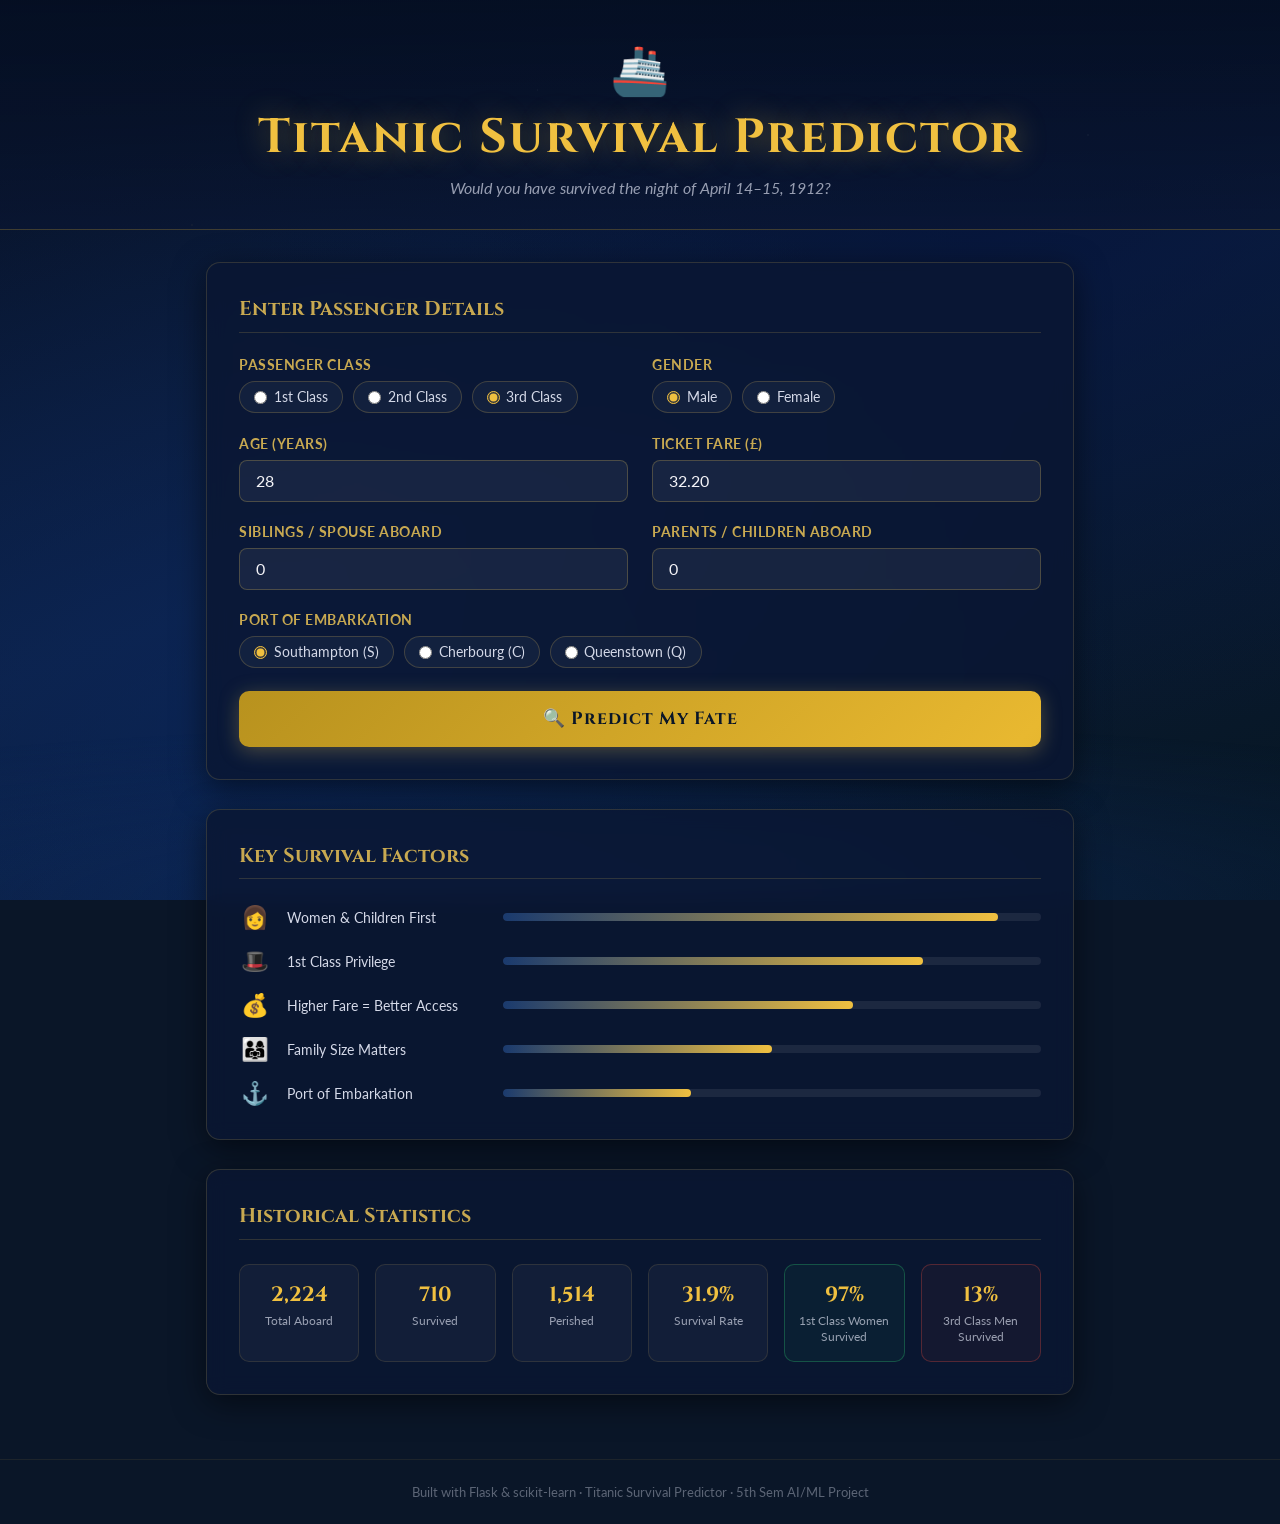
<file: templates/index.html>
<!DOCTYPE html>
<html lang="en">
<head>
  <meta charset="UTF-8" />
  <meta name="viewport" content="width=device-width, initial-scale=1.0" />
  <title>Titanic Survival Predictor</title>
  <link rel="preconnect" href="https://fonts.googleapis.com" />
  <link href="https://fonts.googleapis.com/css2?family=Cinzel:wght@400;700&family=Lato:wght@300;400;700&display=swap" rel="stylesheet" />
  <link rel="stylesheet" href="/static/css/style.css" />
</head>
<body>

  <!-- ── Ocean particles background ── -->
  <div class="ocean-bg" id="oceanBg"></div>

  <!-- ── Header ── -->
  <header class="site-header">
    <div class="header-inner">
      <div class="ship-icon">🚢</div>
      <h1>Titanic Survival Predictor</h1>
      <p class="subtitle">Would you have survived the night of April 14–15, 1912?</p>
    </div>
  </header>

  <!-- ── Main content ── -->
  <main class="container">
    <div class="card form-card">
      <h2>Enter Passenger Details</h2>

      <form id="predForm" novalidate>

        <!-- Row 1: Class & Sex -->
        <div class="form-row">
          <div class="field-group">
            <label for="pclass">Passenger Class</label>
            <div class="radio-group">
              <label class="radio-btn">
                <input type="radio" name="pclass" value="1" required /> 1st Class
              </label>
              <label class="radio-btn">
                <input type="radio" name="pclass" value="2" /> 2nd Class
              </label>
              <label class="radio-btn">
                <input type="radio" name="pclass" value="3" checked /> 3rd Class
              </label>
            </div>
          </div>

          <div class="field-group">
            <label for="sex">Gender</label>
            <div class="radio-group">
              <label class="radio-btn">
                <input type="radio" name="sex" value="male" checked /> Male
              </label>
              <label class="radio-btn">
                <input type="radio" name="sex" value="female" /> Female
              </label>
            </div>
          </div>
        </div>

        <!-- Row 2: Age & Fare -->
        <div class="form-row">
          <div class="field-group">
            <label for="age">Age (years)</label>
            <input type="number" id="age" name="age" min="0.1" max="100" step="0.5"
                   placeholder="e.g. 28" value="28" required />
          </div>
          <div class="field-group">
            <label for="fare">Ticket Fare (£)</label>
            <input type="number" id="fare" name="fare" min="0" max="600" step="0.5"
                   placeholder="e.g. 32.20" value="32.20" required />
          </div>
        </div>

        <!-- Row 3: SibSp & Parch -->
        <div class="form-row">
          <div class="field-group">
            <label for="sibsp">Siblings / Spouse aboard</label>
            <input type="number" id="sibsp" name="sibsp" min="0" max="10" value="0" required />
          </div>
          <div class="field-group">
            <label for="parch">Parents / Children aboard</label>
            <input type="number" id="parch" name="parch" min="0" max="10" value="0" required />
          </div>
        </div>

        <!-- Row 4: Embarked -->
        <div class="form-row">
          <div class="field-group full-width">
            <label>Port of Embarkation</label>
            <div class="radio-group">
              <label class="radio-btn">
                <input type="radio" name="embarked" value="S" checked /> Southampton (S)
              </label>
              <label class="radio-btn">
                <input type="radio" name="embarked" value="C" /> Cherbourg (C)
              </label>
              <label class="radio-btn">
                <input type="radio" name="embarked" value="Q" /> Queenstown (Q)
              </label>
            </div>
          </div>
        </div>

        <button type="submit" class="predict-btn" id="submitBtn">
          <span id="btnText">🔍 Predict My Fate</span>
          <span id="btnLoader" class="loader" style="display:none;"></span>
        </button>
      </form>
    </div>

    <!-- ── Result card ── -->
    <div class="card result-card" id="resultCard" style="display:none;">
      <div id="resultInner"></div>
    </div>

    <!-- ── Feature importance mini-chart ── -->
    <div class="card info-card">
      <h2>Key Survival Factors</h2>
      <div class="factor-grid">
        <div class="factor">
          <div class="factor-icon">👩</div>
          <div class="factor-label">Women &amp; Children First</div>
          <div class="factor-bar"><div class="bar-fill" style="width:92%"></div></div>
        </div>
        <div class="factor">
          <div class="factor-icon">🎩</div>
          <div class="factor-label">1st Class Privilege</div>
          <div class="factor-bar"><div class="bar-fill" style="width:78%"></div></div>
        </div>
        <div class="factor">
          <div class="factor-icon">💰</div>
          <div class="factor-label">Higher Fare = Better Access</div>
          <div class="factor-bar"><div class="bar-fill" style="width:65%"></div></div>
        </div>
        <div class="factor">
          <div class="factor-icon">👨‍👩‍👧</div>
          <div class="factor-label">Family Size Matters</div>
          <div class="factor-bar"><div class="bar-fill" style="width:50%"></div></div>
        </div>
        <div class="factor">
          <div class="factor-icon">⚓</div>
          <div class="factor-label">Port of Embarkation</div>
          <div class="factor-bar"><div class="bar-fill" style="width:35%"></div></div>
        </div>
      </div>
    </div>

    <!-- ── Historical stats ── -->
    <div class="card stats-card">
      <h2>Historical Statistics</h2>
      <div class="stats-grid">
        <div class="stat"><div class="stat-number">2,224</div><div class="stat-label">Total Aboard</div></div>
        <div class="stat"><div class="stat-number">710</div><div class="stat-label">Survived</div></div>
        <div class="stat"><div class="stat-number">1,514</div><div class="stat-label">Perished</div></div>
        <div class="stat"><div class="stat-number">31.9%</div><div class="stat-label">Survival Rate</div></div>
        <div class="stat survived"><div class="stat-number">97%</div><div class="stat-label">1st Class Women Survived</div></div>
        <div class="stat perished"><div class="stat-number">13%</div><div class="stat-label">3rd Class Men Survived</div></div>
      </div>
    </div>

  </main>

  <footer>
    <p>Built with Flask &amp; scikit-learn · Titanic Survival Predictor · 5th Sem AI/ML Project</p>
  </footer>

  <script src="/static/js/main.js"></script>
</body>
</html>
</file>
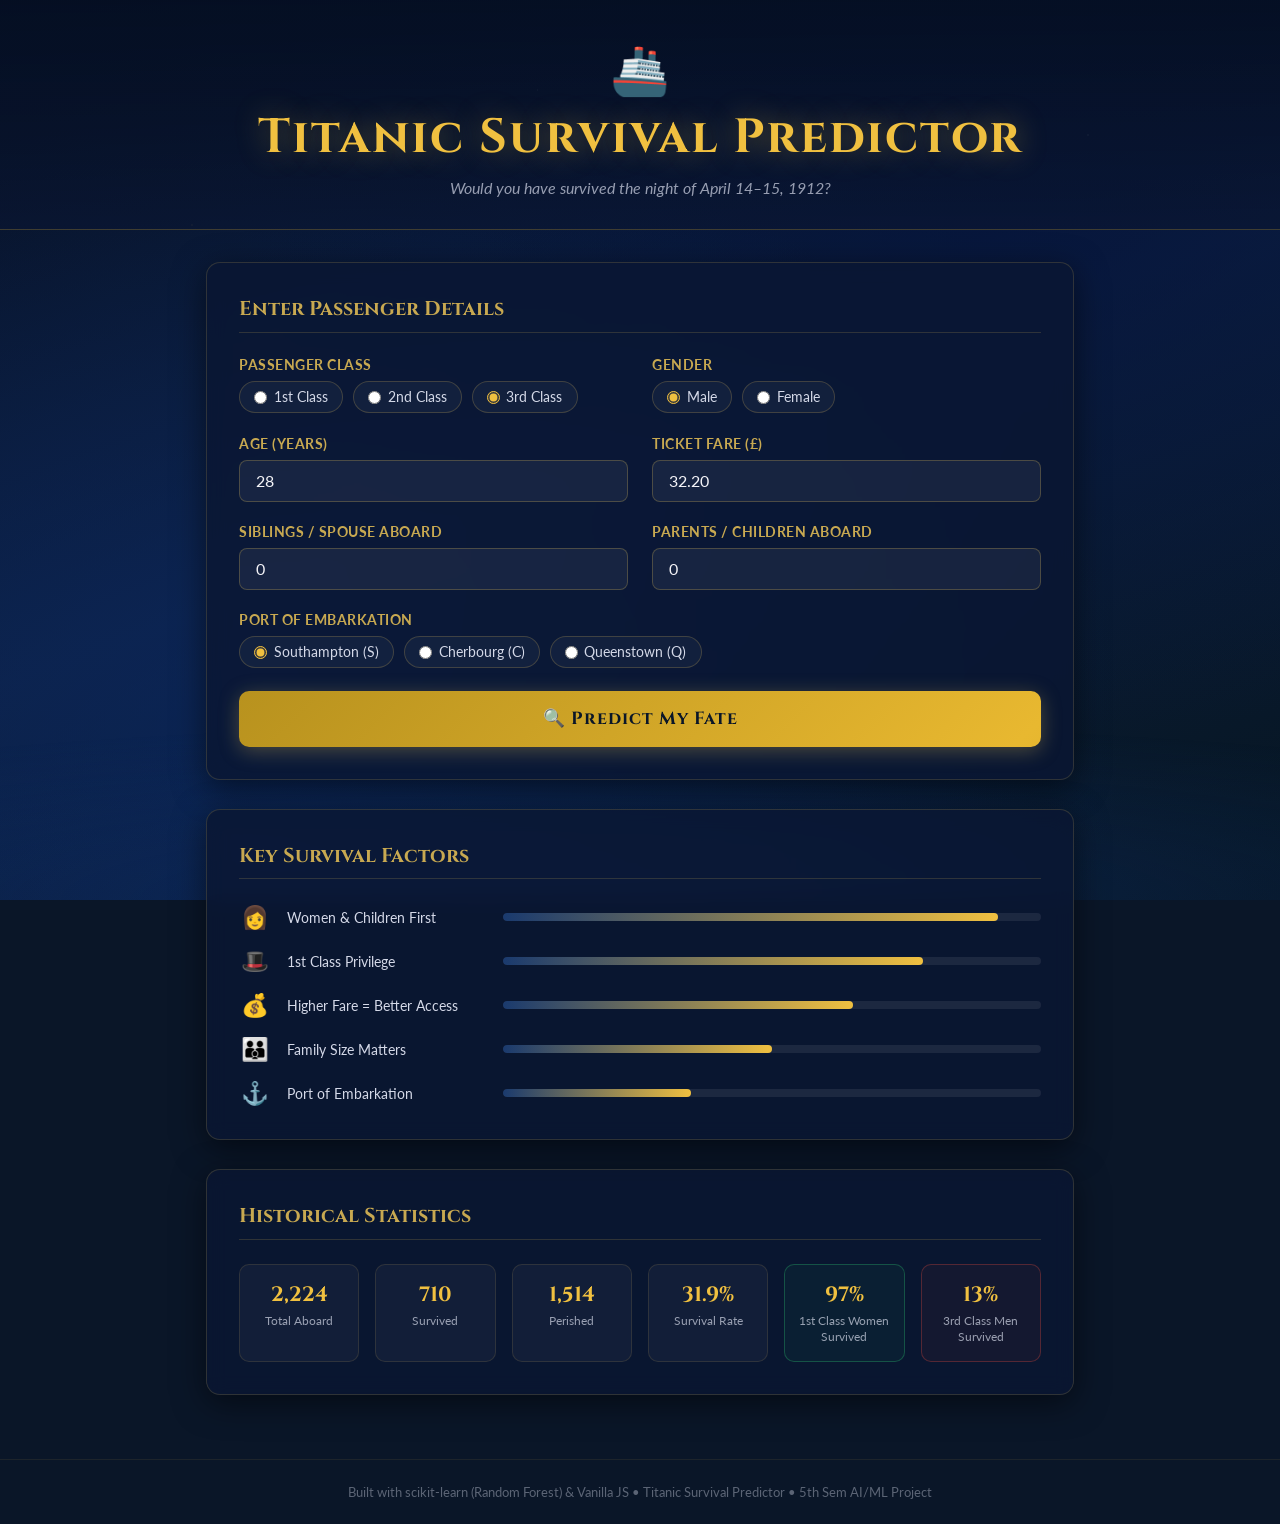
<file: titanic_predictor.html>
<!DOCTYPE html>
<html lang="en">
<head>
  <meta charset="UTF-8"/>
  <meta name="viewport" content="width=device-width, initial-scale=1.0"/>
  <title>Titanic Survival Predictor</title>
  <link rel="preconnect" href="https://fonts.googleapis.com"/>
  <link href="https://fonts.googleapis.com/css2?family=Cinzel:wght@400;700&family=Lato:wght@300;400;700&display=swap" rel="stylesheet"/>
  <style>
/* ─────────────────────────────────────────────
   Titanic Survival Predictor – Stylesheet
───────────────────────────────────────────── */

/* CSS reset & variables */
*, *::before, *::after { box-sizing: border-box; margin: 0; padding: 0; }

:root {
  --navy:     #0a1628;
  --dark-blue:#0d2040;
  --mid-blue: #1a3a6e;
  --accent:   #c8a951;
  --gold:     #f0c040;
  --white:    #f4f4f8;
  --text:     #d4d9e8;
  --success:  #27ae60;
  --danger:   #e74c3c;
  --card-bg:  rgba(10, 22, 50, 0.82);
  --radius:   14px;
}

html { scroll-behavior: smooth; }

body {
  font-family: 'Lato', sans-serif;
  background: var(--navy);
  color: var(--text);
  min-height: 100vh;
  position: relative;
  overflow-x: hidden;
}

/* ── Ocean background particles ── */
.ocean-bg {
  position: fixed;
  inset: 0;
  background:
    radial-gradient(ellipse at 20% 80%, rgba(10,40,100,0.6) 0%, transparent 60%),
    radial-gradient(ellipse at 80% 20%, rgba(5,20,60,0.8) 0%, transparent 55%),
    linear-gradient(160deg, #060e20 0%, #0d2040 50%, #061520 100%);
  z-index: -2;
}

.ocean-bg::before {
  content: '';
  position: absolute;
  inset: 0;
  background-image:
    radial-gradient(1px 1px at 15% 25%, rgba(200,180,80,0.5) 0%, transparent 100%),
    radial-gradient(1px 1px at 42% 10%, rgba(255,255,255,0.4) 0%, transparent 100%),
    radial-gradient(1px 1px at 68% 35%, rgba(200,180,80,0.3) 0%, transparent 100%),
    radial-gradient(1px 1px at 85% 15%, rgba(255,255,255,0.5) 0%, transparent 100%),
    radial-gradient(1px 1px at 55% 60%, rgba(255,255,255,0.2) 0%, transparent 100%),
    radial-gradient(1px 1px at 30% 75%, rgba(200,180,80,0.4) 0%, transparent 100%);
  animation: twinkle 4s ease-in-out infinite alternate;
}

@keyframes twinkle {
  from { opacity: 0.6; }
  to   { opacity: 1; }
}

.ocean-bg::after {
  content: '';
  position: absolute;
  bottom: 0; left: -50%;
  width: 200%;
  height: 180px;
  background: radial-gradient(ellipse at 50% 100%, rgba(15,45,100,0.5) 0%, transparent 70%);
  animation: wave 8s ease-in-out infinite;
}

@keyframes wave {
  0%,100% { transform: translateX(0) scaleY(1); }
  50%      { transform: translateX(2%) scaleY(1.04); }
}

/* ── Header ── */
.site-header {
  background: linear-gradient(180deg, rgba(5,15,35,0.95) 0%, rgba(10,22,50,0.7) 100%);
  border-bottom: 1px solid rgba(200,169,81,0.3);
  text-align: center;
  padding: 2.5rem 1rem 2rem;
  position: relative;
}

.ship-icon {
  font-size: 3rem;
  animation: float 3s ease-in-out infinite;
  display: inline-block;
}

@keyframes float {
  0%,100% { transform: translateY(0) rotate(-2deg); }
  50%      { transform: translateY(-8px) rotate(2deg); }
}

.site-header h1 {
  font-family: 'Cinzel', serif;
  font-size: clamp(1.6rem, 4vw, 3rem);
  color: var(--gold);
  text-shadow: 0 0 30px rgba(240,192,64,0.4);
  letter-spacing: 2px;
  margin-top: 0.4rem;
}

.subtitle {
  font-size: 1rem;
  color: rgba(212,217,232,0.7);
  margin-top: 0.5rem;
  font-style: italic;
}

/* ── Layout ── */
.container {
  max-width: 900px;
  margin: 0 auto;
  padding: 2rem 1rem 4rem;
  display: flex;
  flex-direction: column;
  gap: 1.8rem;
}

/* ── Cards ── */
.card {
  background: var(--card-bg);
  border: 1px solid rgba(200,169,81,0.2);
  border-radius: var(--radius);
  padding: 2rem;
  backdrop-filter: blur(10px);
  box-shadow: 0 8px 32px rgba(0,0,0,0.5);
  transition: border-color 0.3s;
}
.card:hover { border-color: rgba(200,169,81,0.45); }

.card h2 {
  font-family: 'Cinzel', serif;
  color: var(--accent);
  font-size: 1.25rem;
  margin-bottom: 1.5rem;
  padding-bottom: 0.6rem;
  border-bottom: 1px solid rgba(200,169,81,0.2);
}

/* ── Form ── */
.form-row {
  display: grid;
  grid-template-columns: 1fr 1fr;
  gap: 1.5rem;
  margin-bottom: 1.4rem;
}

.field-group { display: flex; flex-direction: column; gap: 0.5rem; }
.field-group.full-width { grid-column: 1 / -1; }

label {
  font-size: 0.85rem;
  font-weight: 700;
  color: var(--accent);
  letter-spacing: 0.5px;
  text-transform: uppercase;
}

input[type="number"] {
  background: rgba(255,255,255,0.06);
  border: 1px solid rgba(200,169,81,0.3);
  border-radius: 8px;
  color: var(--white);
  padding: 0.65rem 1rem;
  font-size: 1rem;
  font-family: 'Lato', sans-serif;
  outline: none;
  transition: border-color 0.25s, box-shadow 0.25s;
}
input[type="number"]:focus {
  border-color: var(--gold);
  box-shadow: 0 0 0 3px rgba(240,192,64,0.15);
}
input[type="number"]::placeholder { color: rgba(255,255,255,0.3); }

/* ── Radio groups ── */
.radio-group { display: flex; flex-wrap: wrap; gap: 0.6rem; }

.radio-btn {
  display: flex;
  align-items: center;
  gap: 0.4rem;
  cursor: pointer;
  padding: 0.45rem 0.9rem;
  border: 1px solid rgba(200,169,81,0.25);
  border-radius: 30px;
  font-size: 0.85rem;
  font-weight: 400;
  color: var(--text);
  background: rgba(255,255,255,0.04);
  transition: all 0.2s;
  text-transform: none;
  letter-spacing: 0;
}
.radio-btn:hover { border-color: var(--gold); background: rgba(240,192,64,0.1); }
.radio-btn input[type="radio"] { accent-color: var(--gold); }

/* ── Submit button ── */
.predict-btn {
  width: 100%;
  margin-top: 0.5rem;
  padding: 1rem;
  background: linear-gradient(135deg, #b8921e 0%, #e8b830 50%, #b8921e 100%);
  background-size: 200% auto;
  border: none;
  border-radius: 10px;
  color: #0a1628;
  font-family: 'Cinzel', serif;
  font-size: 1.1rem;
  font-weight: 700;
  letter-spacing: 1px;
  cursor: pointer;
  display: flex;
  align-items: center;
  justify-content: center;
  gap: 0.5rem;
  transition: background-position 0.4s, box-shadow 0.3s, transform 0.15s;
  box-shadow: 0 4px 20px rgba(200,169,81,0.35);
}
.predict-btn:hover {
  background-position: right center;
  box-shadow: 0 6px 28px rgba(200,169,81,0.6);
  transform: translateY(-1px);
}
.predict-btn:active { transform: translateY(0); }

/* Loader spinner */
.loader {
  width: 20px; height: 20px;
  border: 3px solid rgba(10,22,40,0.4);
  border-top-color: #0a1628;
  border-radius: 50%;
  animation: spin 0.7s linear infinite;
}
@keyframes spin { to { transform: rotate(360deg); } }

/* ── Result card ── */
.result-card { text-align: center; animation: fadeSlideIn 0.5s ease; }

@keyframes fadeSlideIn {
  from { opacity: 0; transform: translateY(20px); }
  to   { opacity: 1; transform: translateY(0); }
}

.result-survived {
  background: linear-gradient(135deg, rgba(39,174,96,0.15), rgba(39,174,96,0.05));
  border-color: rgba(39,174,96,0.5) !important;
}
.result-perished {
  background: linear-gradient(135deg, rgba(231,76,60,0.15), rgba(231,76,60,0.05));
  border-color: rgba(231,76,60,0.5) !important;
}

.result-emoji { font-size: 4rem; margin-bottom: 0.5rem; display: block; }

.result-heading {
  font-family: 'Cinzel', serif;
  font-size: 2rem;
  margin-bottom: 0.4rem;
}
.result-heading.survived { color: #2ecc71; }
.result-heading.perished { color: #e74c3c; }

.result-sub { font-size: 1rem; color: rgba(212,217,232,0.75); margin-bottom: 1.5rem; }

/* Probability gauge */
.gauge-wrap { display: flex; flex-direction: column; align-items: center; gap: 0.5rem; }
.gauge-label { font-size: 0.8rem; color: var(--accent); text-transform: uppercase; letter-spacing: 1px; }
.gauge-bar {
  width: 100%; max-width: 400px; height: 14px;
  background: rgba(255,255,255,0.1);
  border-radius: 7px;
  overflow: hidden;
}
.gauge-fill {
  height: 100%;
  border-radius: 7px;
  transition: width 1s ease;
}
.gauge-fill.survived { background: linear-gradient(90deg, #1a9b4e, #2ecc71); }
.gauge-fill.perished { background: linear-gradient(90deg, #a93226, #e74c3c); }
.gauge-pct { font-size: 1.4rem; font-weight: 700; margin-top: 0.2rem; }

/* ── Factor bars ── */
.factor-grid { display: flex; flex-direction: column; gap: 1rem; }
.factor { display: flex; align-items: center; gap: 1rem; }
.factor-icon { font-size: 1.4rem; width: 2rem; text-align: center; flex-shrink: 0; }
.factor-label { width: 200px; flex-shrink: 0; font-size: 0.88rem; }
.factor-bar { flex: 1; background: rgba(255,255,255,0.08); border-radius: 6px; height: 8px; overflow: hidden; }
.bar-fill { height: 100%; background: linear-gradient(90deg, var(--mid-blue), var(--gold)); border-radius: 6px; transition: width 1.2s ease; }

/* ── Stats ── */
.stats-grid {
  display: grid;
  grid-template-columns: repeat(auto-fill, minmax(120px, 1fr));
  gap: 1rem;
}
.stat {
  background: rgba(255,255,255,0.04);
  border: 1px solid rgba(200,169,81,0.15);
  border-radius: 10px;
  padding: 1rem 0.5rem;
  text-align: center;
}
.stat.survived { border-color: rgba(46,204,113,0.3); background: rgba(46,204,113,0.05); }
.stat.perished { border-color: rgba(231,76,60,0.3); background: rgba(231,76,60,0.05); }
.stat-number { font-family: 'Cinzel', serif; font-size: 1.3rem; color: var(--gold); font-weight: 700; }
.stat-label   { font-size: 0.75rem; color: rgba(212,217,232,0.7); margin-top: 0.3rem; line-height: 1.3; }

/* ── Footer ── */
footer {
  text-align: center;
  padding: 1.5rem;
  font-size: 0.8rem;
  color: rgba(212,217,232,0.4);
  border-top: 1px solid rgba(200,169,81,0.1);
}

/* ── Responsive ── */
@media (max-width: 600px) {
  .form-row { grid-template-columns: 1fr; }
  .stats-grid { grid-template-columns: repeat(2, 1fr); }
  .factor-label { width: 140px; font-size: 0.78rem; }
}

  </style>
</head>
<body>

  <div class="ocean-bg" id="oceanBg"></div>

  <header class="site-header">
    <div class="header-inner">
      <div class="ship-icon">&#x1F6A2;</div>
      <h1>Titanic Survival Predictor</h1>
      <p class="subtitle">Would you have survived the night of April 14&#8211;15, 1912?</p>
    </div>
  </header>

  <main class="container">
    <div class="card form-card">
      <h2>Enter Passenger Details</h2>
      <form id="predForm" novalidate>

        <div class="form-row">
          <div class="field-group">
            <label>Passenger Class</label>
            <div class="radio-group">
              <label class="radio-btn"><input type="radio" name="pclass" value="1" required/> 1st Class</label>
              <label class="radio-btn"><input type="radio" name="pclass" value="2"/> 2nd Class</label>
              <label class="radio-btn"><input type="radio" name="pclass" value="3" checked/> 3rd Class</label>
            </div>
          </div>
          <div class="field-group">
            <label>Gender</label>
            <div class="radio-group">
              <label class="radio-btn"><input type="radio" name="sex" value="male" checked/> Male</label>
              <label class="radio-btn"><input type="radio" name="sex" value="female"/> Female</label>
            </div>
          </div>
        </div>

        <div class="form-row">
          <div class="field-group">
            <label for="age">Age (years)</label>
            <input type="number" id="age" min="0.1" max="100" step="0.5" placeholder="e.g. 28" value="28" required/>
          </div>
          <div class="field-group">
            <label for="fare">Ticket Fare (&pound;)</label>
            <input type="number" id="fare" min="0" max="600" step="0.5" placeholder="e.g. 32.20" value="32.20" required/>
          </div>
        </div>

        <div class="form-row">
          <div class="field-group">
            <label for="sibsp">Siblings / Spouse aboard</label>
            <input type="number" id="sibsp" min="0" max="10" value="0" required/>
          </div>
          <div class="field-group">
            <label for="parch">Parents / Children aboard</label>
            <input type="number" id="parch" min="0" max="10" value="0" required/>
          </div>
        </div>

        <div class="form-row">
          <div class="field-group full-width">
            <label>Port of Embarkation</label>
            <div class="radio-group">
              <label class="radio-btn"><input type="radio" name="embarked" value="S" checked/> Southampton (S)</label>
              <label class="radio-btn"><input type="radio" name="embarked" value="C"/> Cherbourg (C)</label>
              <label class="radio-btn"><input type="radio" name="embarked" value="Q"/> Queenstown (Q)</label>
            </div>
          </div>
        </div>

        <button type="submit" class="predict-btn" id="submitBtn">
          <span id="btnText">&#x1F50D; Predict My Fate</span>
          <span id="btnLoader" class="loader" style="display:none;"></span>
        </button>
      </form>
    </div>

    <div class="card result-card" id="resultCard" style="display:none;">
      <div id="resultInner"></div>
    </div>

    <div class="card info-card">
      <h2>Key Survival Factors</h2>
      <div class="factor-grid">
        <div class="factor">
          <div class="factor-icon">&#x1F469;</div>
          <div class="factor-label">Women &amp; Children First</div>
          <div class="factor-bar"><div class="bar-fill" style="width:0%" data-w="92%"></div></div>
        </div>
        <div class="factor">
          <div class="factor-icon">&#x1F3A9;</div>
          <div class="factor-label">1st Class Privilege</div>
          <div class="factor-bar"><div class="bar-fill" style="width:0%" data-w="78%"></div></div>
        </div>
        <div class="factor">
          <div class="factor-icon">&#x1F4B0;</div>
          <div class="factor-label">Higher Fare = Better Access</div>
          <div class="factor-bar"><div class="bar-fill" style="width:0%" data-w="65%"></div></div>
        </div>
        <div class="factor">
          <div class="factor-icon">&#x1F46A;</div>
          <div class="factor-label">Family Size Matters</div>
          <div class="factor-bar"><div class="bar-fill" style="width:0%" data-w="50%"></div></div>
        </div>
        <div class="factor">
          <div class="factor-icon">&#x2693;</div>
          <div class="factor-label">Port of Embarkation</div>
          <div class="factor-bar"><div class="bar-fill" style="width:0%" data-w="35%"></div></div>
        </div>
      </div>
    </div>

    <div class="card stats-card">
      <h2>Historical Statistics</h2>
      <div class="stats-grid">
        <div class="stat"><div class="stat-number">2,224</div><div class="stat-label">Total Aboard</div></div>
        <div class="stat"><div class="stat-number">710</div><div class="stat-label">Survived</div></div>
        <div class="stat"><div class="stat-number">1,514</div><div class="stat-label">Perished</div></div>
        <div class="stat"><div class="stat-number">31.9%</div><div class="stat-label">Survival Rate</div></div>
        <div class="stat survived"><div class="stat-number">97%</div><div class="stat-label">1st Class Women Survived</div></div>
        <div class="stat perished"><div class="stat-number">13%</div><div class="stat-label">3rd Class Men Survived</div></div>
      </div>
    </div>
  </main>

  <footer>
    <p>Built with scikit-learn (Random Forest) &amp; Vanilla JS &bull; Titanic Survival Predictor &bull; 5th Sem AI/ML Project</p>
  </footer>

  <script>
  // ── Embedded Random Forest model (200 trees, exported from scikit-learn) ──
  const FOREST = [{"leaf":false,"feat":1,"thresh":0.5,"left":{"leaf":false,"feat":4,"thresh":0.5,"left":{"leaf":false,"feat":5,"thresh":7.1771,"left":{"leaf":true,"prob":0.6667},"right":{"leaf":false,"feat":9,"thresh":11.75,"left":{"leaf":true,"prob":0.0},"right":{"leaf":false,"feat":5,"thresh":19.5,"left":{"leaf":true,"prob":0.8333},"right":{"leaf":false,"feat":0,"thresh":2.5,"left":{"leaf":true,"prob":0.0625},"right":{"leaf":true,"prob":0.5}}}}},"right":{"leaf":false,"feat":2,"thresh":12.0,"left":{"leaf":false,"feat":7,"thresh":4.0,"left":{"leaf":true,"prob":1.0},"right":{"leaf":true,"prob":0.0}},"right":{"leaf":true,"prob":0.8}}},"right":{"leaf":false,"feat":7,"thresh":1.5,"left":{"leaf":true,"prob":1.0},"right":{"leaf":false,"feat":7,"thresh":5.5,"left":{"leaf":false,"feat":2,"thresh":28.0,"left":{"leaf":false,"feat":9,"thresh":8.83055,"left":{"leaf":false,"feat":5,"thresh":18.8875,"left":{"leaf":true,"prob":1.0},"right":{"leaf":true,"prob":0.6667}},"right":{"leaf":false,"feat":2,"thresh":4.0,"left":{"leaf":true,"prob":1.0},"right":{"leaf":true,"prob":0.0}}},"right":{"leaf":false,"feat":7,"thresh":2.5,"left":{"leaf":true,"prob":1.0},"right":{"leaf":true,"prob":0.5}}},"right":{"leaf":true,"prob":1.0}}}},{"leaf":false,"feat":5,"thresh":44.2396,"left":{"leaf":false,"feat":4,"thresh":3.5,"left":{"leaf":false,"feat":9,"thresh":11.9875,"left":{"leaf":false,"feat":2,"thresh":34.5,"left":{"leaf":false,"feat":4,"thresh":1.5,"left":{"leaf":false,"feat":5,"thresh":17.35,"left":{"leaf":true,"prob":0.6667},"right":{"leaf":true,"prob":0.1111}},"right":{"leaf":false,"feat":1,"thresh":0.5,"left":{"leaf":true,"prob":0.6667},"right":{"leaf":true,"prob":1.0}}},"right":{"leaf":true,"prob":0.0}},"right":{"leaf":false,"feat":6,"thresh":0.5,"left":{"leaf":false,"feat":2,"thresh":33.25,"left":{"leaf":false,"feat":3,"thresh":0.5,"left":{"leaf":true,"prob":0.9167},"right":{"leaf":true,"prob":1.0}},"right":{"leaf":false,"feat":8,"thresh":0.5,"left":{"leaf":true,"prob":0.0},"right":{"leaf":true,"prob":0.6}}},"right":{"leaf":true,"prob":0.6}}},"right":{"leaf":true,"prob":0.0}},"right":{"leaf":false,"feat":5,"thresh":54.7979,"left":{"leaf":true,"prob":0.0},"right":{"leaf":false,"feat":1,"thresh":0.5,"left":{"leaf":false,"feat":0,"thresh":2.5,"left":{"leaf":false,"feat":3,"thresh":0.5,"left":{"leaf":false,"feat":4,"thresh":0.5,"left":{"leaf":true,"prob":0.0},"right":{"leaf":true,"prob":0.5}},"right":{"leaf":true,"prob":0.0}},"right":{"leaf":true,"prob":1.0}},"right":{"leaf":true,"prob":1.0}}}},{"leaf":false,"feat":2,"thresh":13.5,"left":{"leaf":false,"feat":3,"thresh":0.5,"left":{"leaf":true,"prob":0.0},"right":{"leaf":false,"feat":7,"thresh":5.0,"left":{"leaf":true,"prob":1.0},"right":{"leaf":true,"prob":0.6667}}},"right":{"leaf":false,"feat":1,"thresh":0.5,"left":{"leaf":false,"feat":9,"thresh":7.3875,"left":{"leaf":false,"feat":5,"thresh":13.85,"left":{"leaf":true,"prob":1.0},"right":{"leaf":true,"prob":0.0}},"right":{"leaf":false,"feat":9,"thresh":11.75,"left":{"leaf":true,"prob":0.0},"right":{"leaf":false,"feat":9,"thresh":15.0406,"left":{"leaf":false,"feat":8,"thresh":0.5,"left":{"leaf":true,"prob":1.0},"right":{"leaf":true,"prob":0.75}},"right":{"leaf":false,"feat":2,"thresh":33.5,"left":{"leaf":true,"prob":0.2941},"right":{"leaf":true,"prob":0.0}}}}},"right":{"leaf":false,"feat":9,"thresh":7.8667,"left":{"leaf":false,"feat":5,"thresh":7.8021,"left":{"leaf":true,"prob":1.0},"right":{"leaf":false,"feat":5,"thresh":9.49375,"left":{"leaf":true,"prob":0.0},"right":{"leaf":false,"feat":7,"thresh":3.5,"left":{"leaf":true,"prob":0.6667},"right":{"leaf":true,"prob":1.0}}}},"right":{"leaf":true,"prob":1.0}}}},{"leaf":false,"feat":1,"thresh":0.5,"left":{"leaf":false,"feat":5,"thresh":9.35835,"left":{"leaf":false,"feat":2,"thresh":23.0,"left":{"leaf":false,"feat":5,"thresh":7.4625,"left":{"leaf":true,"prob":1.0},"right":{"leaf":true,"prob":0.0}},"right":{"leaf":true,"prob":0.0}},"right":{"leaf":false,"feat":6,"thresh":0.5,"left":{"leaf":false,"feat":5,"thresh":10.0,"left":{"leaf":true,"prob":1.0},"right":{"leaf":false,"feat":7,"thresh":1.5,"left":{"leaf":false,"feat":0,"thresh":2.5,"left":{"leaf":true,"prob":0.1818},"right":{"leaf":true,"prob":0.5}},"right":{"leaf":false,"feat":9,"thresh":5.54122,"left":{"leaf":true,"prob":0.3333},"right":{"leaf":true,"prob":0.0769}}}},"right":{"leaf":false,"feat":9,"thresh":15.0406,"left":{"leaf":true,"prob":0.8333},"right":{"leaf":true,"prob":0.0}}}},"right":{"leaf":false,"feat":9,"thresh":7.48855,"left":{"leaf":false,"feat":3,"thresh":2.5,"left":{"leaf":false,"feat":4,"thresh":2.5,"left":{"leaf":false,"feat":9,"thresh":4.2243,"left":{"leaf":true,"prob":1.0},"right":{"leaf":false,"feat":5,"thresh":12.84795,"left":{"leaf":true,"prob":0.5},"right":{"leaf":true,"prob":0.0}}},"right":{"leaf":true,"prob":1.0}},"right":{"leaf":true,"prob":0.0}},"right":{"leaf":false,"feat":9,"thresh":9.6474,"left":{"leaf":false,"feat":3,"thresh":0.5,"left":{"leaf":false,"feat":9,"thresh":7.8875,"left":{"leaf":true,"prob":1.0},"right":{"leaf":true,"prob":0.6667}},"right":{"leaf":true,"prob":0.3333}},"right":{"leaf":true,"prob":1.0}}}},{"leaf":false,"feat":1,"thresh":0.5,"left":{"leaf":false,"feat":2,"thresh":14.5,"left":{"leaf":false,"feat":5,"thresh":35.48125,"left":{"leaf":false,"feat":7,"thresh":4.0,"left":{"leaf":true,"prob":1.0},"right":{"leaf":true,"prob":0.6}},"right":{"leaf":true,"prob":0.0}},"right":{"leaf":false,"feat":5,"thresh":12.7625,"left":{"leaf":false,"feat":5,"thresh":7.1771,"left":{"leaf":true,"prob":0.5},"right":{"leaf":true,"prob":0.0}},"right":{"leaf":false,"feat":7,"thresh":1.5,"left":{"leaf":false,"feat":5,"thresh":14.0229,"left":{"leaf":true,"prob":0.8},"right":{"leaf":false,"feat":2,"thresh":25.5,"left":{"leaf":true,"prob":0.0},"right":{"leaf":true,"prob":0.4}}},"right":{"leaf":false,"feat":2,"thresh":23.0,"left":{"leaf":false,"feat":7,"thresh":2.5,"left":{"leaf":true,"prob":1.0},"right":{"leaf":true,"prob":0.0}},"right":{"leaf":true,"prob":0.0}}}}},"right":{"leaf":false,"feat":2,"thresh":18.5,"left":{"leaf":false,"feat":9,"thresh":4.89083,"left":{"leaf":true,"prob":0.0},"right":{"leaf":false,"feat":2,"thresh":17.5,"left":{"leaf":false,"feat":9,"thresh":7.0823,"left":{"leaf":true,"prob":1.0},"right":{"leaf":false,"feat":7,"thresh":1.5,"left":{"leaf":true,"prob":1.0},"right":{"leaf":true,"prob":0.3333}}},"right":{"leaf":true,"prob":0.0}}},"right":{"leaf":false,"feat":2,"thresh":28.0,"left":{"leaf":false,"feat":3,"thresh":0.5,"left":{"leaf":true,"prob":1.0},"right":{"leaf":true,"prob":0.6}},"right":{"leaf":true,"prob":1.0}}}},{"leaf":false,"feat":5,"thresh":22.3396,"left":{"leaf":false,"feat":1,"thresh":0.5,"left":{"leaf":false,"feat":7,"thresh":2.5,"left":{"leaf":false,"feat":2,"thresh":24.0,"left":{"leaf":false,"feat":5,"thresh":11.0,"left":{"leaf":true,"prob":0.0},"right":{"leaf":true,"prob":0.5}},"right":{"leaf":true,"prob":0.0}},"right":{"leaf":false,"feat":2,"thresh":14.5,"left":{"leaf":true,"prob":0.5},"right":{"leaf":true,"prob":0.0}}},"right":{"leaf":false,"feat":8,"thresh":0.5,"left":{"leaf":false,"feat":4,"thresh":0.5,"left":{"leaf":false,"feat":9,"thresh":7.57605,"left":{"leaf":true,"prob":0.0},"right":{"leaf":true,"prob":0.5}},"right":{"leaf":true,"prob":1.0}},"right":{"leaf":false,"feat":9,"thresh":7.9104,"left":{"leaf":false,"feat":9,"thresh":7.8875,"left":{"leaf":true,"prob":1.0},"right":{"leaf":true,"prob":0.0}},"right":{"leaf":true,"prob":1.0}}}},"right":{"leaf":false,"feat":2,"thresh":49.5,"left":{"leaf":false,"feat":9,"thresh":4.47589,"left":{"leaf":true,"prob":0.0},"right":{"leaf":false,"feat":3,"thresh":4.0,"left":{"leaf":false,"feat":2,"thresh":28.5,"left":{"leaf":false,"feat":7,"thresh":3.5,"left":{"leaf":true,"prob":0.25},"right":{"leaf":true,"prob":1.0}},"right":{"leaf":false,"feat":1,"thresh":0.5,"left":{"leaf":true,"prob":0.7143},"right":{"leaf":true,"prob":1.0}}},"right":{"leaf":true,"prob":0.0}}},"right":{"leaf":false,"feat":5,"thresh":27.225,"left":{"leaf":true,"prob":1.0},"right":{"leaf":true,"prob":0.0}}}},{"leaf":false,"feat":2,"thresh":39.0,"left":{"leaf":false,"feat":1,"thresh":0.5,"left":{"leaf":false,"feat":3,"thresh":1.5,"left":{"leaf":false,"feat":7,"thresh":1.5,"left":{"leaf":false,"feat":9,"thresh":12.7625,"left":{"leaf":false,"feat":0,"thresh":2.5,"left":{"leaf":true,"prob":0.6667},"right":{"leaf":true,"prob":0.1154}},"right":{"leaf":false,"feat":9,"thresh":41.3,"left":{"leaf":true,"prob":1.0},"right":{"leaf":true,"prob":0.3333}}},"right":{"leaf":false,"feat":6,"thresh":1.5,"left":{"leaf":false,"feat":9,"thresh":39.86457,"left":{"leaf":true,"prob":0.8},"right":{"leaf":true,"prob":0.0}},"right":{"leaf":true,"prob":0.0}}},"right":{"leaf":true,"prob":0.0}},"right":{"leaf":false,"feat":3,"thresh":1.5,"left":{"leaf":false,"feat":2,"thresh":18.5,"left":{"leaf":false,"feat":6,"thresh":0.5,"left":{"leaf":false,"feat":9,"thresh":6.71043,"left":{"leaf":true,"prob":1.0},"right":{"leaf":true,"prob":0.3333}},"right":{"leaf":true,"prob":1.0}},"right":{"leaf":true,"prob":1.0}},"right":{"leaf":false,"feat":0,"thresh":2.0,"left":{"leaf":true,"prob":1.0},"right":{"leaf":false,"feat":5,"thresh":16.925,"left":{"leaf":true,"prob":1.0},"right":{"leaf":false,"feat":7,"thresh":5.5,"left":{"leaf":true,"prob":0.0},"right":{"leaf":true,"prob":0.5}}}}}},"right":{"leaf":false,"feat":1,"thresh":0.5,"left":{"leaf":true,"prob":0.0},"right":{"leaf":false,"feat":0,"thresh":2.5,"left":{"leaf":true,"prob":1.0},"right":{"leaf":true,"prob":0.0}}}},{"leaf":false,"feat":7,"thresh":1.5,"left":{"leaf":false,"feat":1,"thresh":0.5,"left":{"leaf":false,"feat":5,"thresh":9.35835,"left":{"leaf":false,"feat":9,"thresh":7.1875,"left":{"leaf":true,"prob":1.0},"right":{"leaf":true,"prob":0.0}},"right":{"leaf":false,"feat":2,"thresh":27.5,"left":{"leaf":false,"feat":2,"thresh":24.0,"left":{"leaf":true,"prob":0.3333},"right":{"leaf":true,"prob":0.0}},"right":{"leaf":false,"feat":5,"thresh":43.68125,"left":{"leaf":false,"feat":9,"thresh":11.25,"left":{"leaf":true,"prob":1.0},"right":{"leaf":true,"prob":0.6667}},"right":{"leaf":true,"prob":0.0}}}},"right":{"leaf":false,"feat":5,"thresh":9.1979,"left":{"leaf":false,"feat":2,"thresh":25.0,"left":{"leaf":true,"prob":1.0},"right":{"leaf":true,"prob":0.0}},"right":{"leaf":true,"prob":1.0}}},"right":{"leaf":false,"feat":3,"thresh":1.5,"left":{"leaf":false,"feat":3,"thresh":0.5,"left":{"leaf":true,"prob":1.0},"right":{"leaf":false,"feat":9,"thresh":4.90972,"left":{"leaf":true,"prob":0.0},"right":{"leaf":false,"feat":9,"thresh":40.05105,"left":{"leaf":false,"feat":4,"thresh":1.5,"left":{"leaf":true,"prob":0.96},"right":{"leaf":true,"prob":0.8}},"right":{"leaf":true,"prob":0.0}}}},"right":{"leaf":false,"feat":1,"thresh":0.5,"left":{"leaf":true,"prob":0.0},"right":{"leaf":false,"feat":5,"thresh":26.1875,"left":{"leaf":true,"prob":0.5},"right":{"leaf":true,"prob":1.0}}}}},{"leaf":false,"feat":1,"thresh":0.5,"left":{"leaf":false,"feat":9,"thresh":54.17915,"left":{"leaf":false,"feat":2,"thresh":23.5,"left":{"leaf":false,"feat":9,"thresh":33.88437,"left":{"leaf":false,"feat":9,"thresh":7.1757,"left":{"leaf":false,"feat":5,"thresh":18.1604,"left":{"leaf":true,"prob":1.0},"right":{"leaf":true,"prob":0.0}},"right":{"leaf":false,"feat":0,"thresh":2.5,"left":{"leaf":true,"prob":0.3333},"right":{"leaf":true,"prob":0.0}}},"right":{"leaf":true,"prob":0.75}},"right":{"leaf":false,"feat":9,"thresh":11.75,"left":{"leaf":true,"prob":0.0},"right":{"leaf":false,"feat":7,"thresh":1.5,"left":{"leaf":false,"feat":9,"thresh":30.05,"left":{"leaf":true,"prob":0.6},"right":{"leaf":true,"prob":0.0}},"right":{"leaf":false,"feat":0,"thresh":2.5,"left":{"leaf":true,"prob":0.0},"right":{"leaf":true,"prob":1.0}}}}},"right":{"leaf":true,"prob":1.0}},"right":{"leaf":false,"feat":7,"thresh":7.5,"left":{"leaf":false,"feat":5,"thresh":15.5479,"left":{"leaf":false,"feat":2,"thresh":14.5,"left":{"leaf":true,"prob":0.1429},"right":{"leaf":false,"feat":8,"thresh":0.5,"left":{"leaf":true,"prob":0.4},"right":{"leaf":false,"feat":2,"thresh":25.0,"left":{"leaf":true,"prob":1.0},"right":{"leaf":true,"prob":0.6667}}}},"right":{"leaf":false,"feat":7,"thresh":2.5,"left":{"leaf":true,"prob":1.0},"right":{"leaf":false,"feat":2,"thresh":20.5,"left":{"leaf":false,"feat":5,"thresh":17.35,"left":{"leaf":true,"prob":1.0},"right":{"leaf":true,"prob":0.5}},"right":{"leaf":true,"prob":1.0}}}},"right":{"leaf":true,"prob":0.0}}},{"leaf":false,"feat":1,"thresh":0.5,"left":{"leaf":false,"feat":9,"thresh":5.47222,"left":{"leaf":true,"prob":1.0},"right":{"leaf":false,"feat":9,"thresh":12.7625,"left":{"leaf":false,"feat":5,"thresh":7.1771,"left":{"leaf":true,"prob":0.75},"right":{"leaf":false,"feat":9,"thresh":9.35835,"left":{"leaf":true,"prob":0.0},"right":{"leaf":false,"feat":5,"thresh":10.0,"left":{"leaf":true,"prob":1.0},"right":{"leaf":true,"prob":0.0}}}},"right":{"leaf":false,"feat":2,"thresh":34.5,"left":{"leaf":false,"feat":5,"thresh":51.7979,"left":{"leaf":false,"feat":2,"thresh":30.0,"left":{"leaf":true,"prob":0.125},"right":{"leaf":true,"prob":0.8}},"right":{"leaf":true,"prob":1.0}},"right":{"leaf":true,"prob":0.0}}}},"right":{"leaf":false,"feat":7,"thresh":4.5,"left":{"leaf":false,"feat":9,"thresh":7.9104,"left":{"leaf":false,"feat":2,"thresh":27.5,"left":{"leaf":false,"feat":5,"thresh":12.84795,"left":{"leaf":true,"prob":1.0},"right":{"leaf":true,"prob":0.8333}},"right":{"leaf":true,"prob":0.0}},"right":{"leaf":true,"prob":1.0}},"right":{"leaf":false,"feat":2,"thresh":27.0,"left":{"leaf":true,"prob":0.2},"right":{"leaf":true,"prob":1.0}}}},{"leaf":false,"feat":3,"thresh":4.5,"left":{"leaf":false,"feat":5,"thresh":9.4875,"left":{"leaf":false,"feat":1,"thresh":0.5,"left":{"leaf":false,"feat":2,"thresh":23.0,"left":{"leaf":false,"feat":9,"thresh":7.4625,"left":{"leaf":true,"prob":0.8},"right":{"leaf":true,"prob":0.0}},"right":{"leaf":true,"prob":0.0}},"right":{"leaf":false,"feat":6,"thresh":1.0,"left":{"leaf":true,"prob":0.0},"right":{"leaf":true,"prob":1.0}}},"right":{"leaf":false,"feat":1,"thresh":0.5,"left":{"leaf":false,"feat":0,"thresh":2.5,"left":{"leaf":false,"feat":5,"thresh":10.0,"left":{"leaf":true,"prob":1.0},"right":{"leaf":false,"feat":9,"thresh":35.0771,"left":{"leaf":true,"prob":0.0909},"right":{"leaf":true,"prob":0.4444}}},"right":{"leaf":false,"feat":4,"thresh":3.0,"left":{"leaf":false,"feat":9,"thresh":6.68543,"left":{"leaf":true,"prob":1.0},"right":{"leaf":true,"prob":0.5}},"right":{"leaf":true,"prob":0.0}}},"right":{"leaf":false,"feat":0,"thresh":2.5,"left":{"leaf":true,"prob":1.0},"right":{"leaf":false,"feat":8,"thresh":0.5,"left":{"leaf":false,"feat":2,"thresh":21.0,"left":{"leaf":true,"prob":0.3636},"right":{"leaf":true,"prob":1.0}},"right":{"leaf":true,"prob":1.0}}}}},"right":{"leaf":true,"prob":0.0}},{"leaf":false,"feat":2,"thresh":45.5,"left":{"leaf":false,"feat":9,"thresh":11.0,"left":{"leaf":false,"feat":2,"thresh":19.5,"left":{"leaf":false,"feat":2,"thresh":3.5,"left":{"leaf":true,"prob":0.0},"right":{"leaf":false,"feat":5,"thresh":40.6375,"left":{"leaf":false,"feat":9,"thresh":7.0823,"left":{"leaf":true,"prob":1.0},"right":{"leaf":true,"prob":0.6667}},"right":{"leaf":true,"prob":0.0}}},"right":{"leaf":false,"feat":2,"thresh":28.5,"left":{"leaf":false,"feat":1,"thresh":0.5,"left":{"leaf":true,"prob":0.0},"right":{"leaf":false,"feat":9,"thresh":7.8875,"left":{"leaf":true,"prob":1.0},"right":{"leaf":true,"prob":0.5}}},"right":{"leaf":false,"feat":3,"thresh":2.0,"left":{"leaf":false,"feat":5,"thresh":9.4875,"left":{"leaf":true,"prob":0.0},"right":{"leaf":true,"prob":0.5333}},"right":{"leaf":true,"prob":1.0}}}},"right":{"leaf":false,"feat":2,"thresh":20.5,"left":{"leaf":true,"prob":0.0},"right":{"leaf":false,"feat":5,"thresh":54.7979,"left":{"leaf":false,"feat":5,"thresh":24.5,"left":{"leaf":true,"prob":1.0},"right":{"leaf":false,"feat":9,"thresh":31.025,"left":{"leaf":true,"prob":0.0},"right":{"leaf":true,"prob":1.0}}},"right":{"leaf":true,"prob":1.0}}}},"right":{"leaf":false,"feat":0,"thresh":2.0,"left":{"leaf":false,"feat":6,"thresh":0.5,"left":{"leaf":true,"prob":0.2},"right":{"leaf":true,"prob":1.0}},"right":{"leaf":true,"prob":0.0}}},{"leaf":false,"feat":5,"thresh":9.35835,"left":{"leaf":false,"feat":2,"thresh":15.5,"left":{"leaf":true,"prob":1.0},"right":{"leaf":false,"feat":5,"thresh":7.1771,"left":{"leaf":true,"prob":1.0},"right":{"leaf":false,"feat":5,"thresh":7.9875,"left":{"leaf":false,"feat":9,"thresh":7.9104,"left":{"leaf":false,"feat":1,"thresh":0.5,"left":{"leaf":true,"prob":0.0},"right":{"leaf":true,"prob":1.0}},"right":{"leaf":true,"prob":1.0}},"right":{"leaf":true,"prob":0.0}}}},"right":{"leaf":false,"feat":1,"thresh":0.5,"left":{"leaf":false,"feat":2,"thresh":34.5,"left":{"leaf":false,"feat":9,"thresh":14.0177,"left":{"leaf":false,"feat":2,"thresh":14.5,"left":{"leaf":true,"prob":0.6667},"right":{"leaf":false,"feat":2,"thresh":33.0,"left":{"leaf":true,"prob":0.1333},"right":{"leaf":true,"prob":0.6667}}},"right":{"leaf":false,"feat":6,"thresh":0.5,"left":{"leaf":false,"feat":2,"thresh":24.5,"left":{"leaf":true,"prob":0.6667},"right":{"leaf":true,"prob":1.0}},"right":{"leaf":true,"prob":0.5}}},"right":{"leaf":true,"prob":0.0}},"right":{"leaf":false,"feat":7,"thresh":7.0,"left":{"leaf":false,"feat":9,"thresh":5.3243,"left":{"leaf":true,"prob":0.5},"right":{"leaf":true,"prob":1.0}},"right":{"leaf":true,"prob":0.0}}}},{"leaf":false,"feat":0,"thresh":2.5,"left":{"leaf":false,"feat":9,"thresh":37.1427,"left":{"leaf":false,"feat":0,"thresh":1.5,"left":{"leaf":false,"feat":2,"thresh":64.5,"left":{"leaf":false,"feat":6,"thresh":0.5,"left":{"leaf":false,"feat":5,"thresh":57.1375,"left":{"leaf":true,"prob":0.8889},"right":{"leaf":true,"prob":0.0}},"right":{"leaf":true,"prob":1.0}},"right":{"leaf":true,"prob":0.0}},"right":{"leaf":false,"feat":1,"thresh":0.5,"left":{"leaf":false,"feat":3,"thresh":0.5,"left":{"leaf":true,"prob":0.1667},"right":{"leaf":true,"prob":0.0}},"right":{"leaf":false,"feat":2,"thresh":28.0,"left":{"leaf":false,"feat":4,"thresh":1.0,"left":{"leaf":true,"prob":0.75},"right":{"leaf":true,"prob":0.75}},"right":{"leaf":true,"prob":1.0}}}},"right":{"leaf":false,"feat":9,"thresh":42.78542,"left":{"leaf":true,"prob":0.0},"right":{"leaf":false,"feat":2,"thresh":21.0,"left":{"leaf":true,"prob":0.0},"right":{"leaf":true,"prob":0.8}}}},"right":{"leaf":false,"feat":9,"thresh":5.79583,"left":{"leaf":false,"feat":9,"thresh":5.35521,"left":{"leaf":false,"feat":5,"thresh":30.2,"left":{"leaf":false,"feat":4,"thresh":0.5,"left":{"leaf":true,"prob":0.8},"right":{"leaf":false,"feat":5,"thresh":17.9104,"left":{"leaf":true,"prob":0.6},"right":{"leaf":true,"prob":0.0}}},"right":{"leaf":true,"prob":1.0}},"right":{"leaf":true,"prob":1.0}},"right":{"leaf":false,"feat":7,"thresh":2.5,"left":{"leaf":false,"feat":7,"thresh":1.5,"left":{"leaf":false,"feat":1,"thresh":0.5,"left":{"leaf":false,"feat":5,"thresh":7.1771,"left":{"leaf":true,"prob":1.0},"right":{"leaf":true,"prob":0.0455}},"right":{"leaf":false,"feat":2,"thresh":14.5,"left":{"leaf":true,"prob":0.0},"right":{"leaf":true,"prob":1.0}}},"right":{"leaf":true,"prob":0.25}},"right":{"leaf":true,"prob":0.0}}}},{"leaf":false,"feat":1,"thresh":0.5,"left":{"leaf":false,"feat":2,"thresh":14.5,"left":{"leaf":false,"feat":9,"thresh":4.34143,"left":{"leaf":true,"prob":0.0},"right":{"leaf":true,"prob":0.8333}},"right":{"leaf":false,"feat":5,"thresh":7.1875,"left":{"leaf":true,"prob":0.75},"right":{"leaf":false,"feat":4,"thresh":0.5,"left":{"leaf":false,"feat":9,"thresh":9.35835,"left":{"leaf":true,"prob":0.0},"right":{"leaf":false,"feat":3,"thresh":0.5,"left":{"leaf":true,"prob":0.3889},"right":{"leaf":true,"prob":0.1111}}},"right":{"leaf":false,"feat":5,"thresh":55.83125,"left":{"leaf":true,"prob":0.0},"right":{"leaf":true,"prob":0.75}}}}},"right":{"leaf":false,"feat":2,"thresh":18.5,"left":{"leaf":false,"feat":9,"thresh":10.2092,"left":{"leaf":true,"prob":0.0},"right":{"leaf":true,"prob":1.0}},"right":{"leaf":false,"feat":7,"thresh":1.5,"left":{"leaf":true,"prob":1.0},"right":{"leaf":false,"feat":2,"thresh":39.0,"left":{"leaf":true,"prob":1.0},"right":{"leaf":true,"prob":0.5}}}}},{"leaf":false,"feat":1,"thresh":0.5,"left":{"leaf":false,"feat":2,"thresh":35.25,"left":{"leaf":false,"feat":3,"thresh":1.5,"left":{"leaf":false,"feat":4,"thresh":0.5,"left":{"leaf":false,"feat":2,"thresh":31.0,"left":{"leaf":false,"feat":2,"thresh":14.0,"left":{"leaf":true,"prob":1.0},"right":{"leaf":true,"prob":0.08}},"right":{"leaf":false,"feat":2,"thresh":32.5,"left":{"leaf":true,"prob":1.0},"right":{"leaf":true,"prob":0.2222}}},"right":{"leaf":true,"prob":1.0}},"right":{"leaf":true,"prob":0.0}},"right":{"leaf":true,"prob":0.0}},"right":{"leaf":false,"feat":2,"thresh":2.5,"left":{"leaf":true,"prob":0.0},"right":{"leaf":false,"feat":3,"thresh":2.5,"left":{"leaf":false,"feat":5,"thresh":7.9104,"left":{"leaf":false,"feat":2,"thresh":25.0,"left":{"leaf":false,"feat":2,"thresh":16.5,"left":{"leaf":true,"prob":0.0},"right":{"leaf":true,"prob":1.0}},"right":{"leaf":true,"prob":0.0}},"right":{"leaf":false,"feat":6,"thresh":0.5,"left":{"leaf":false,"feat":4,"thresh":0.5,"left":{"leaf":true,"prob":0.875},"right":{"leaf":true,"prob":1.0}},"right":{"leaf":false,"feat":7,"thresh":2.5,"left":{"leaf":true,"prob":1.0},"right":{"leaf":true,"prob":0.5}}}},"right":{"leaf":true,"prob":0.25}}}},{"leaf":false,"feat":1,"thresh":0.5,"left":{"leaf":false,"feat":4,"thresh":1.5,"left":{"leaf":false,"feat":9,"thresh":12.7625,"left":{"leaf":false,"feat":9,"thresh":7.1875,"left":{"leaf":false,"feat":8,"thresh":0.5,"left":{"leaf":true,"prob":0.2},"right":{"leaf":true,"prob":0.8}},"right":{"leaf":true,"prob":0.0}},"right":{"leaf":false,"feat":5,"thresh":14.0229,"left":{"leaf":true,"prob":1.0},"right":{"leaf":false,"feat":9,"thresh":15.0406,"left":{"leaf":true,"prob":1.0},"right":{"leaf":false,"feat":2,"thresh":21.5,"left":{"leaf":true,"prob":1.0},"right":{"leaf":true,"prob":0.1}}}}},"right":{"leaf":true,"prob":0.0}},"right":{"leaf":false,"feat":3,"thresh":3.0,"left":{"leaf":false,"feat":8,"thresh":0.5,"left":{"leaf":false,"feat":5,"thresh":22.0,"left":{"leaf":false,"feat":9,"thresh":4.2243,"left":{"leaf":true,"prob":1.0},"right":{"leaf":false,"feat":2,"thresh":16.0,"left":{"leaf":true,"prob":0.75},"right":{"leaf":true,"prob":0.0}}},"right":{"leaf":false,"feat":3,"thresh":0.5,"left":{"leaf":true,"prob":0.6667},"right":{"leaf":true,"prob":1.0}}},"right":{"leaf":true,"prob":1.0}},"right":{"leaf":true,"prob":0.0}}},{"leaf":false,"feat":1,"thresh":0.5,"left":{"leaf":false,"feat":5,"thresh":9.35835,"left":{"leaf":true,"prob":0.0},"right":{"leaf":false,"feat":8,"thresh":0.5,"left":{"leaf":false,"feat":6,"thresh":0.5,"left":{"leaf":false,"feat":7,"thresh":6.5,"left":{"leaf":true,"prob":0.0},"right":{"leaf":true,"prob":0.5}},"right":{"leaf":false,"feat":9,"thresh":11.3927,"left":{"leaf":true,"prob":0.0},"right":{"leaf":true,"prob":0.6}}},"right":{"leaf":false,"feat":2,"thresh":44.0,"left":{"leaf":false,"feat":0,"thresh":2.5,"left":{"leaf":true,"prob":1.0},"right":{"leaf":true,"prob":0.6667}},"right":{"leaf":true,"prob":0.0}}}},"right":{"leaf":false,"feat":2,"thresh":18.5,"left":{"leaf":false,"feat":3,"thresh":3.0,"left":{"leaf":false,"feat":2,"thresh":17.5,"left":{"leaf":false,"feat":5,"thresh":32.2229,"left":{"leaf":false,"feat":9,"thresh":7.0823,"left":{"leaf":true,"prob":1.0},"right":{"leaf":true,"prob":0.3333}},"right":{"leaf":true,"prob":1.0}},"right":{"leaf":true,"prob":0.0}},"right":{"leaf":true,"prob":0.0}},"right":{"leaf":false,"feat":9,"thresh":7.9104,"left":{"leaf":false,"feat":2,"thresh":39.0,"left":{"leaf":false,"feat":9,"thresh":7.8875,"left":{"leaf":true,"prob":1.0},"right":{"leaf":true,"prob":0.0}},"right":{"leaf":true,"prob":0.0}},"right":{"leaf":false,"feat":2,"thresh":28.0,"left":{"leaf":true,"prob":0.8571},"right":{"leaf":true,"prob":1.0}}}}},{"leaf":false,"feat":4,"thresh":1.5,"left":{"leaf":false,"feat":1,"thresh":0.5,"left":{"leaf":false,"feat":6,"thresh":1.5,"left":{"leaf":false,"feat":8,"thresh":0.5,"left":{"leaf":false,"feat":3,"thresh":1.5,"left":{"leaf":false,"feat":0,"thresh":2.5,"left":{"leaf":true,"prob":0.2857},"right":{"leaf":true,"prob":1.0}},"right":{"leaf":true,"prob":0.0}},"right":{"leaf":false,"feat":2,"thresh":27.0,"left":{"leaf":false,"feat":5,"thresh":7.5104,"left":{"leaf":true,"prob":1.0},"right":{"leaf":true,"prob":0.0455}},"right":{"leaf":false,"feat":2,"thresh":32.5,"left":{"leaf":true,"prob":0.7778},"right":{"leaf":true,"prob":0.1}}}},"right":{"leaf":true,"prob":0.0}},"right":{"leaf":false,"feat":9,"thresh":7.48855,"left":{"leaf":false,"feat":2,"thresh":6.0,"left":{"leaf":true,"prob":1.0},"right":{"leaf":false,"feat":9,"thresh":4.08875,"left":{"leaf":true,"prob":1.0},"right":{"leaf":false,"feat":6,"thresh":0.5,"left":{"leaf":true,"prob":0.0},"right":{"leaf":true,"prob":0.5}}}},"right":{"leaf":true,"prob":1.0}}},"right":{"leaf":false,"feat":1,"thresh":0.5,"left":{"leaf":false,"feat":5,"thresh":29.5875,"left":{"leaf":true,"prob":0.0},"right":{"leaf":true,"prob":1.0}},"right":{"leaf":false,"feat":6,"thresh":0.5,"left":{"leaf":true,"prob":1.0},"right":{"leaf":true,"prob":0.3333}}}},{"leaf":false,"feat":9,"thresh":8.71388,"left":{"leaf":false,"feat":6,"thresh":0.5,"left":{"leaf":false,"feat":1,"thresh":0.5,"left":{"leaf":true,"prob":0.0},"right":{"leaf":false,"feat":2,"thresh":9.5,"left":{"leaf":true,"prob":1.0},"right":{"leaf":false,"feat":5,"thresh":12.6625,"left":{"leaf":true,"prob":0.0},"right":{"leaf":true,"prob":0.5}}}},"right":{"leaf":false,"feat":1,"thresh":0.5,"left":{"leaf":false,"feat":7,"thresh":1.5,"left":{"leaf":true,"prob":0.0},"right":{"leaf":false,"feat":2,"thresh":16.5,"left":{"leaf":true,"prob":1.0},"right":{"leaf":true,"prob":0.0}}},"right":{"leaf":false,"feat":5,"thresh":13.24375,"left":{"leaf":true,"prob":1.0},"right":{"leaf":true,"prob":0.0}}}},"right":{"leaf":false,"feat":9,"thresh":45.46667,"left":{"leaf":false,"feat":4,"thresh":1.5,"left":{"leaf":false,"feat":2,"thresh":20.5,"left":{"leaf":true,"prob":0.0},"right":{"leaf":false,"feat":2,"thresh":40.0,"left":{"leaf":false,"feat":0,"thresh":1.5,"left":{"leaf":true,"prob":1.0},"right":{"leaf":true,"prob":0.76}},"right":{"leaf":false,"feat":2,"thresh":47.5,"left":{"leaf":true,"prob":0.0},"right":{"leaf":true,"prob":0.6667}}}},"right":{"leaf":false,"feat":1,"thresh":0.5,"left":{"leaf":true,"prob":0.0},"right":{"leaf":true,"prob":1.0}}},"right":{"leaf":false,"feat":9,"thresh":78.97915,"left":{"leaf":true,"prob":0.0},"right":{"leaf":true,"prob":1.0}}}},{"leaf":false,"feat":1,"thresh":0.5,"left":{"leaf":false,"feat":9,"thresh":7.1757,"left":{"leaf":false,"feat":5,"thresh":17.9104,"left":{"leaf":true,"prob":1.0},"right":{"leaf":true,"prob":0.0}},"right":{"leaf":false,"feat":5,"thresh":9.35835,"left":{"leaf":true,"prob":0.0},"right":{"leaf":false,"feat":9,"thresh":10.0,"left":{"leaf":true,"prob":0.5},"right":{"leaf":false,"feat":4,"thresh":0.5,"left":{"leaf":false,"feat":2,"thresh":33.0,"left":{"leaf":true,"prob":0.1875},"right":{"leaf":true,"prob":0.0}},"right":{"leaf":true,"prob":0.5}}}}},"right":{"leaf":false,"feat":3,"thresh":3.5,"left":{"leaf":false,"feat":5,"thresh":22.0375,"left":{"leaf":false,"feat":5,"thresh":17.25,"left":{"leaf":false,"feat":5,"thresh":15.5479,"left":{"leaf":false,"feat":7,"thresh":1.5,"left":{"leaf":true,"prob":0.9},"right":{"leaf":true,"prob":0.6}},"right":{"leaf":true,"prob":1.0}},"right":{"leaf":true,"prob":0.0}},"right":{"leaf":false,"feat":2,"thresh":7.0,"left":{"leaf":true,"prob":0.75},"right":{"leaf":true,"prob":1.0}}},"right":{"leaf":true,"prob":0.0}}},{"leaf":false,"feat":5,"thresh":7.9104,"left":{"leaf":false,"feat":6,"thresh":1.5,"left":{"leaf":false,"feat":5,"thresh":7.1771,"left":{"leaf":true,"prob":0.8},"right":{"leaf":true,"prob":0.0}},"right":{"leaf":true,"prob":0.5}},"right":{"leaf":false,"feat":2,"thresh":38.5,"left":{"leaf":false,"feat":2,"thresh":25.5,"left":{"leaf":false,"feat":1,"thresh":0.5,"left":{"leaf":false,"feat":3,"thresh":0.5,"left":{"leaf":false,"feat":7,"thresh":1.5,"left":{"leaf":true,"prob":0.0},"right":{"leaf":true,"prob":1.0}},"right":{"leaf":false,"feat":2,"thresh":14.5,"left":{"leaf":true,"prob":0.5455},"right":{"leaf":true,"prob":0.0}}},"right":{"leaf":false,"feat":3,"thresh":3.5,"left":{"leaf":false,"feat":5,"thresh":17.25,"left":{"leaf":true,"prob":1.0},"right":{"leaf":true,"prob":0.7273}},"right":{"leaf":true,"prob":0.0}}},"right":{"leaf":false,"feat":1,"thresh":0.5,"left":{"leaf":false,"feat":5,"thresh":17.0,"left":{"leaf":true,"prob":0.75},"right":{"leaf":true,"prob":0.0}},"right":{"leaf":true,"prob":1.0}}},"right":{"leaf":false,"feat":5,"thresh":27.225,"left":{"leaf":false,"feat":9,"thresh":19.775,"left":{"leaf":true,"prob":0.0},"right":{"leaf":true,"prob":1.0}},"right":{"leaf":true,"prob":0.0}}}},{"leaf":false,"feat":2,"thresh":39.0,"left":{"leaf":false,"feat":5,"thresh":9.85835,"left":{"leaf":false,"feat":1,"thresh":0.5,"left":{"leaf":false,"feat":5,"thresh":7.1771,"left":{"leaf":true,"prob":1.0},"right":{"leaf":true,"prob":0.0}},"right":{"leaf":true,"prob":0.8333}},"right":{"leaf":false,"feat":1,"thresh":0.5,"left":{"leaf":false,"feat":2,"thresh":7.5,"left":{"leaf":true,"prob":0.0},"right":{"leaf":false,"feat":4,"thresh":1.5,"left":{"leaf":false,"feat":4,"thresh":0.5,"left":{"leaf":true,"prob":0.5625},"right":{"leaf":true,"prob":1.0}},"right":{"leaf":true,"prob":0.0}}},"right":{"leaf":false,"feat":2,"thresh":18.5,"left":{"leaf":false,"feat":5,"thresh":14.52085,"left":{"leaf":true,"prob":1.0},"right":{"leaf":false,"feat":4,"thresh":1.5,"left":{"leaf":true,"prob":0.0},"right":{"leaf":true,"prob":0.8333}}},"right":{"leaf":true,"prob":1.0}}}},"right":{"leaf":false,"feat":9,"thresh":18.525,"left":{"leaf":true,"prob":0.0},"right":{"leaf":false,"feat":9,"thresh":28.56875,"left":{"leaf":true,"prob":1.0},"right":{"leaf":false,"feat":5,"thresh":62.26665,"left":{"leaf":true,"prob":0.0},"right":{"leaf":false,"feat":5,"thresh":77.00835,"left":{"leaf":true,"prob":1.0},"right":{"leaf":true,"prob":0.0}}}}}},{"leaf":false,"feat":1,"thresh":0.5,"left":{"leaf":false,"feat":6,"thresh":0.5,"left":{"leaf":false,"feat":9,"thresh":54.17915,"left":{"leaf":false,"feat":7,"thresh":3.0,"left":{"leaf":false,"feat":9,"thresh":7.3875,"left":{"leaf":true,"prob":0.6667},"right":{"leaf":false,"feat":4,"thresh":0.5,"left":{"leaf":true,"prob":0.027},"right":{"leaf":true,"prob":1.0}}},"right":{"leaf":true,"prob":0.0}},"right":{"leaf":true,"prob":1.0}},"right":{"leaf":false,"feat":7,"thresh":1.5,"left":{"leaf":true,"prob":0.0},"right":{"leaf":false,"feat":7,"thresh":2.5,"left":{"leaf":false,"feat":0,"thresh":2.0,"left":{"leaf":true,"prob":0.0},"right":{"leaf":true,"prob":0.7778}},"right":{"leaf":true,"prob":0.0}}}},"right":{"leaf":false,"feat":2,"thresh":18.5,"left":{"leaf":false,"feat":5,"thresh":44.2396,"left":{"leaf":false,"feat":9,"thresh":4.89083,"left":{"leaf":true,"prob":0.0},"right":{"leaf":false,"feat":5,"thresh":12.84795,"left":{"leaf":true,"prob":1.0},"right":{"leaf":false,"feat":4,"thresh":0.5,"left":{"leaf":true,"prob":0.0},"right":{"leaf":true,"prob":0.8889}}}},"right":{"leaf":true,"prob":0.0}},"right":{"leaf":false,"feat":5,"thresh":15.5479,"left":{"leaf":false,"feat":5,"thresh":14.1229,"left":{"leaf":true,"prob":1.0},"right":{"leaf":true,"prob":0.0}},"right":{"leaf":true,"prob":1.0}}}},{"leaf":false,"feat":9,"thresh":9.2,"left":{"leaf":false,"feat":2,"thresh":15.0,"left":{"leaf":false,"feat":5,"thresh":22.9125,"left":{"leaf":true,"prob":1.0},"right":{"leaf":true,"prob":0.0}},"right":{"leaf":false,"feat":1,"thresh":0.5,"left":{"leaf":false,"feat":7,"thresh":1.5,"left":{"leaf":false,"feat":5,"thresh":7.1771,"left":{"leaf":true,"prob":0.6667},"right":{"leaf":true,"prob":0.0}},"right":{"leaf":true,"prob":0.0}},"right":{"leaf":false,"feat":7,"thresh":1.5,"left":{"leaf":false,"feat":5,"thresh":7.8875,"left":{"leaf":true,"prob":1.0},"right":{"leaf":true,"prob":0.5}},"right":{"leaf":false,"feat":3,"thresh":0.5,"left":{"leaf":true,"prob":1.0},"right":{"leaf":false,"feat":7,"thresh":5.0,"left":{"leaf":true,"prob":0.0},"right":{"leaf":true,"prob":0.6}}}}}},"right":{"leaf":false,"feat":2,"thresh":36.0,"left":{"leaf":false,"feat":2,"thresh":27.5,"left":{"leaf":false,"feat":1,"thresh":0.5,"left":{"leaf":false,"feat":8,"thresh":0.5,"left":{"leaf":true,"prob":0.3333},"right":{"leaf":true,"prob":0.0}},"right":{"leaf":false,"feat":9,"thresh":10.2092,"left":{"leaf":true,"prob":0.0},"right":{"leaf":true,"prob":1.0}}},"right":{"leaf":false,"feat":1,"thresh":0.5,"left":{"leaf":false,"feat":0,"thresh":2.5,"left":{"leaf":true,"prob":0.8},"right":{"leaf":true,"prob":1.0}},"right":{"leaf":true,"prob":1.0}}},"right":{"leaf":false,"feat":1,"thresh":0.5,"left":{"leaf":true,"prob":0.0},"right":{"leaf":true,"prob":1.0}}}},{"leaf":false,"feat":7,"thresh":1.5,"left":{"leaf":false,"feat":9,"thresh":9.25,"left":{"leaf":false,"feat":9,"thresh":7.1771,"left":{"leaf":true,"prob":1.0},"right":{"leaf":false,"feat":9,"thresh":8.0396,"left":{"leaf":false,"feat":6,"thresh":1.5,"left":{"leaf":false,"feat":5,"thresh":7.9104,"left":{"leaf":true,"prob":0.0},"right":{"leaf":true,"prob":1.0}},"right":{"leaf":false,"feat":5,"thresh":7.8146,"left":{"leaf":true,"prob":0.6},"right":{"leaf":true,"prob":1.0}}},"right":{"leaf":true,"prob":0.0}}},"right":{"leaf":false,"feat":5,"thresh":10.0,"left":{"leaf":true,"prob":1.0},"right":{"leaf":false,"feat":2,"thresh":40.0,"left":{"leaf":false,"feat":1,"thresh":0.5,"left":{"leaf":false,"feat":0,"thresh":1.5,"left":{"leaf":true,"prob":1.0},"right":{"leaf":true,"prob":0.6}},"right":{"leaf":true,"prob":1.0}},"right":{"leaf":false,"feat":1,"thresh":0.5,"left":{"leaf":true,"prob":0.0},"right":{"leaf":true,"prob":1.0}}}}},"right":{"leaf":false,"feat":1,"thresh":0.5,"left":{"leaf":false,"feat":7,"thresh":6.5,"left":{"leaf":false,"feat":5,"thresh":17.9104,"left":{"leaf":true,"prob":0.5},"right":{"leaf":false,"feat":2,"thresh":23.5,"left":{"leaf":false,"feat":7,"thresh":2.5,"left":{"leaf":true,"prob":1.0},"right":{"leaf":true,"prob":0.0}},"right":{"leaf":true,"prob":0.0}}},"right":{"leaf":true,"prob":1.0}},"right":{"leaf":false,"feat":3,"thresh":0.5,"left":{"leaf":true,"prob":0.5},"right":{"leaf":false,"feat":4,"thresh":1.5,"left":{"leaf":false,"feat":9,"thresh":11.75,"left":{"leaf":false,"feat":5,"thresh":17.25,"left":{"leaf":true,"prob":1.0},"right":{"leaf":true,"prob":0.0}},"right":{"leaf":true,"prob":1.0}},"right":{"leaf":true,"prob":1.0}}}}},{"leaf":false,"feat":1,"thresh":0.5,"left":{"leaf":false,"feat":2,"thresh":34.5,"left":{"leaf":false,"feat":5,"thresh":9.35835,"left":{"leaf":false,"feat":5,"thresh":7.1771,"left":{"leaf":true,"prob":1.0},"right":{"leaf":true,"prob":0.0}},"right":{"leaf":false,"feat":5,"thresh":14.0229,"left":{"leaf":false,"feat":2,"thresh":24.0,"left":{"leaf":true,"prob":0.9},"right":{"leaf":false,"feat":9,"thresh":10.0,"left":{"leaf":true,"prob":1.0},"right":{"leaf":true,"prob":0.6}}},"right":{"leaf":false,"feat":8,"thresh":0.5,"left":{"leaf":false,"feat":9,"thresh":5.47222,"left":{"leaf":true,"prob":0.6},"right":{"leaf":true,"prob":0.0667}},"right":{"leaf":false,"feat":5,"thresh":32.3125,"left":{"leaf":true,"prob":0.0},"right":{"leaf":true,"prob":1.0}}}}},"right":{"leaf":true,"prob":0.0}},"right":{"leaf":false,"feat":2,"thresh":39.0,"left":{"leaf":false,"feat":9,"thresh":9.6474,"left":{"leaf":false,"feat":3,"thresh":4.0,"left":{"leaf":false,"feat":7,"thresh":2.5,"left":{"leaf":false,"feat":9,"thresh":7.8875,"left":{"leaf":true,"prob":1.0},"right":{"leaf":true,"prob":0.2}},"right":{"leaf":true,"prob":1.0}},"right":{"leaf":true,"prob":0.0}},"right":{"leaf":true,"prob":1.0}},"right":{"leaf":true,"prob":0.4}}},{"leaf":false,"feat":9,"thresh":8.71388,"left":{"leaf":false,"feat":2,"thresh":27.5,"left":{"leaf":false,"feat":3,"thresh":1.5,"left":{"leaf":false,"feat":6,"thresh":0.5,"left":{"leaf":false,"feat":9,"thresh":7.9875,"left":{"leaf":false,"feat":5,"thresh":7.8896,"left":{"leaf":true,"prob":0.2},"right":{"leaf":true,"prob":0.8462}},"right":{"leaf":true,"prob":0.0}},"right":{"leaf":false,"feat":2,"thresh":23.0,"left":{"leaf":true,"prob":1.0},"right":{"leaf":true,"prob":0.0}}},"right":{"leaf":false,"feat":3,"thresh":2.5,"left":{"leaf":true,"prob":0.25},"right":{"leaf":true,"prob":0.0}}},"right":{"leaf":false,"feat":8,"thresh":0.5,"left":{"leaf":false,"feat":4,"thresh":1.0,"left":{"leaf":true,"prob":1.0},"right":{"leaf":true,"prob":0.0}},"right":{"leaf":true,"prob":0.0}}},"right":{"leaf":false,"feat":2,"thresh":61.5,"left":{"leaf":false,"feat":3,"thresh":0.5,"left":{"leaf":false,"feat":1,"thresh":0.5,"left":{"leaf":false,"feat":4,"thresh":0.5,"left":{"leaf":false,"feat":2,"thresh":27.5,"left":{"leaf":true,"prob":0.0},"right":{"leaf":true,"prob":0.5714}},"right":{"leaf":true,"prob":1.0}},"right":{"leaf":false,"feat":7,"thresh":2.0,"left":{"leaf":true,"prob":1.0},"right":{"leaf":true,"prob":0.8}}},"right":{"leaf":false,"feat":1,"thresh":0.5,"left":{"leaf":false,"feat":6,"thresh":0.5,"left":{"leaf":true,"prob":0.0},"right":{"leaf":true,"prob":1.0}},"right":{"leaf":false,"feat":5,"thresh":31.2896,"left":{"leaf":true,"prob":0.0},"right":{"leaf":true,"prob":1.0}}}},"right":{"leaf":true,"prob":0.0}}},{"leaf":false,"feat":1,"thresh":0.5,"left":{"leaf":false,"feat":2,"thresh":35.25,"left":{"leaf":false,"feat":5,"thresh":9.25,"left":{"leaf":false,"feat":6,"thresh":0.5,"left":{"leaf":false,"feat":2,"thresh":23.0,"left":{"leaf":false,"feat":5,"thresh":7.5104,"left":{"leaf":true,"prob":1.0},"right":{"leaf":true,"prob":0.0}},"right":{"leaf":true,"prob":0.0}},"right":{"leaf":true,"prob":0.0}},"right":{"leaf":false,"feat":2,"thresh":5.0,"left":{"leaf":true,"prob":0.0},"right":{"leaf":false,"feat":0,"thresh":2.5,"left":{"leaf":false,"feat":6,"thresh":0.5,"left":{"leaf":true,"prob":0.5},"right":{"leaf":true,"prob":0.0}},"right":{"leaf":false,"feat":6,"thresh":1.5,"left":{"leaf":true,"prob":0.7692},"right":{"leaf":true,"prob":0.0}}}}},"right":{"leaf":true,"prob":0.0}},"right":{"leaf":false,"feat":8,"thresh":0.5,"left":{"leaf":false,"feat":5,"thresh":22.0,"left":{"leaf":false,"feat":3,"thresh":2.5,"left":{"leaf":false,"feat":4,"thresh":0.5,"left":{"leaf":false,"feat":6,"thresh":0.5,"left":{"leaf":true,"prob":0.1667},"right":{"leaf":true,"prob":0.5}},"right":{"leaf":true,"prob":1.0}},"right":{"leaf":true,"prob":1.0}},"right":{"leaf":false,"feat":3,"thresh":4.0,"left":{"leaf":true,"prob":1.0},"right":{"leaf":true,"prob":0.0}}},"right":{"leaf":true,"prob":1.0}}},{"leaf":false,"feat":6,"thresh":0.5,"left":{"leaf":false,"feat":1,"thresh":0.5,"left":{"leaf":false,"feat":2,"thresh":34.5,"left":{"leaf":false,"feat":3,"thresh":0.5,"left":{"leaf":false,"feat":4,"thresh":0.5,"left":{"leaf":false,"feat":5,"thresh":7.4896,"left":{"leaf":true,"prob":1.0},"right":{"leaf":true,"prob":0.3913}},"right":{"leaf":true,"prob":1.0}},"right":{"leaf":false,"feat":7,"thresh":6.5,"left":{"leaf":true,"prob":0.0},"right":{"leaf":true,"prob":1.0}}},"right":{"leaf":true,"prob":0.0}},"right":{"leaf":false,"feat":0,"thresh":2.5,"left":{"leaf":true,"prob":1.0},"right":{"leaf":false,"feat":4,"thresh":2.5,"left":{"leaf":true,"prob":0.0},"right":{"leaf":true,"prob":1.0}}}},"right":{"leaf":false,"feat":5,"thresh":62.66875,"left":{"leaf":false,"feat":2,"thresh":22.5,"left":{"leaf":false,"feat":9,"thresh":7.4882,"left":{"leaf":true,"prob":0.75},"right":{"leaf":true,"prob":1.0}},"right":{"leaf":false,"feat":1,"thresh":0.5,"left":{"leaf":false,"feat":8,"thresh":0.5,"left":{"leaf":false,"feat":9,"thresh":11.3927,"left":{"leaf":true,"prob":0.0},"right":{"leaf":true,"prob":0.3333}},"right":{"leaf":true,"prob":0.0}},"right":{"leaf":true,"prob":1.0}}},"right":{"leaf":true,"prob":1.0}}},{"leaf":false,"feat":3,"thresh":3.5,"left":{"leaf":false,"feat":5,"thresh":7.8396,"left":{"leaf":false,"feat":9,"thresh":7.1771,"left":{"leaf":true,"prob":0.5},"right":{"leaf":false,"feat":1,"thresh":0.5,"left":{"leaf":true,"prob":0.0},"right":{"leaf":true,"prob":1.0}}},"right":{"leaf":false,"feat":9,"thresh":5.86458,"left":{"leaf":false,"feat":4,"thresh":0.5,"left":{"leaf":true,"prob":1.0},"right":{"leaf":false,"feat":5,"thresh":26.23125,"left":{"leaf":false,"feat":9,"thresh":5.3243,"left":{"leaf":true,"prob":0.6667},"right":{"leaf":true,"prob":1.0}},"right":{"leaf":true,"prob":1.0}}},"right":{"leaf":false,"feat":9,"thresh":7.8146,"left":{"leaf":true,"prob":0.0},"right":{"leaf":false,"feat":6,"thresh":1.5,"left":{"leaf":false,"feat":2,"thresh":20.5,"left":{"leaf":true,"prob":0.2222},"right":{"leaf":true,"prob":0.5968}},"right":{"leaf":true,"prob":1.0}}}}},"right":{"leaf":false,"feat":5,"thresh":35.48125,"left":{"leaf":true,"prob":0.25},"right":{"leaf":true,"prob":0.0}}},{"leaf":false,"feat":1,"thresh":0.5,"left":{"leaf":false,"feat":8,"thresh":0.5,"left":{"leaf":false,"feat":9,"thresh":5.11284,"left":{"leaf":false,"feat":6,"thresh":1.5,"left":{"leaf":true,"prob":0.6667},"right":{"leaf":true,"prob":0.0}},"right":{"leaf":false,"feat":7,"thresh":2.5,"left":{"leaf":false,"feat":5,"thresh":41.0354,"left":{"leaf":false,"feat":5,"thresh":28.0354,"left":{"leaf":true,"prob":0.0},"right":{"leaf":true,"prob":1.0}},"right":{"leaf":true,"prob":0.0}},"right":{"leaf":true,"prob":0.0}}},"right":{"leaf":false,"feat":2,"thresh":32.5,"left":{"leaf":false,"feat":5,"thresh":7.1771,"left":{"leaf":true,"prob":1.0},"right":{"leaf":false,"feat":9,"thresh":8.775,"left":{"leaf":true,"prob":0.0},"right":{"leaf":false,"feat":9,"thresh":61.5479,"left":{"leaf":true,"prob":0.6471},"right":{"leaf":true,"prob":0.0}}}},"right":{"leaf":true,"prob":0.0}}},"right":{"leaf":false,"feat":7,"thresh":7.5,"left":{"leaf":false,"feat":9,"thresh":9.6474,"left":{"leaf":false,"feat":6,"thresh":1.0,"left":{"leaf":false,"feat":5,"thresh":7.8896,"left":{"leaf":true,"prob":0.0},"right":{"leaf":false,"feat":2,"thresh":13.5,"left":{"leaf":true,"prob":1.0},"right":{"leaf":true,"prob":0.7143}}},"right":{"leaf":true,"prob":1.0}},"right":{"leaf":true,"prob":1.0}},"right":{"leaf":true,"prob":0.0}}},{"leaf":false,"feat":9,"thresh":11.0,"left":{"leaf":false,"feat":2,"thresh":15.0,"left":{"leaf":false,"feat":7,"thresh":5.0,"left":{"leaf":true,"prob":1.0},"right":{"leaf":false,"feat":7,"thresh":6.5,"left":{"leaf":true,"prob":0.0},"right":{"leaf":true,"prob":0.5}}},"right":{"leaf":false,"feat":0,"thresh":1.5,"left":{"leaf":true,"prob":1.0},"right":{"leaf":false,"feat":1,"thresh":0.5,"left":{"leaf":false,"feat":0,"thresh":2.5,"left":{"leaf":false,"feat":5,"thresh":10.0,"left":{"leaf":true,"prob":1.0},"right":{"leaf":true,"prob":0.0}},"right":{"leaf":true,"prob":0.0}},"right":{"leaf":false,"feat":6,"thresh":1.0,"left":{"leaf":false,"feat":9,"thresh":4.35,"left":{"leaf":true,"prob":1.0},"right":{"leaf":true,"prob":0.1818}},"right":{"leaf":true,"prob":1.0}}}}},"right":{"leaf":false,"feat":7,"thresh":1.5,"left":{"leaf":false,"feat":1,"thresh":0.5,"left":{"leaf":false,"feat":2,"thresh":22.5,"left":{"leaf":true,"prob":0.0},"right":{"leaf":false,"feat":2,"thresh":34.5,"left":{"leaf":false,"feat":2,"thresh":29.5,"left":{"leaf":true,"prob":0.5},"right":{"leaf":true,"prob":1.0}},"right":{"leaf":true,"prob":0.0}}},"right":{"leaf":true,"prob":1.0}},"right":{"leaf":false,"feat":1,"thresh":0.5,"left":{"leaf":false,"feat":6,"thresh":0.5,"left":{"leaf":false,"feat":0,"thresh":2.0,"left":{"leaf":true,"prob":0.3333},"right":{"leaf":true,"prob":0.0}},"right":{"leaf":true,"prob":1.0}},"right":{"leaf":true,"prob":1.0}}}},{"leaf":false,"feat":1,"thresh":0.5,"left":{"leaf":false,"feat":9,"thresh":12.7625,"left":{"leaf":false,"feat":9,"thresh":7.1757,"left":{"leaf":false,"feat":2,"thresh":24.0,"left":{"leaf":false,"feat":5,"thresh":18.1604,"left":{"leaf":true,"prob":1.0},"right":{"leaf":true,"prob":0.0}},"right":{"leaf":true,"prob":0.0}},"right":{"leaf":true,"prob":0.0}},"right":{"leaf":false,"feat":5,"thresh":41.3,"left":{"leaf":false,"feat":9,"thresh":14.0177,"left":{"leaf":true,"prob":0.8},"right":{"leaf":true,"prob":1.0}},"right":{"leaf":true,"prob":0.0}}},"right":{"leaf":false,"feat":3,"thresh":4.0,"left":{"leaf":false,"feat":7,"thresh":3.5,"left":{"leaf":false,"feat":3,"thresh":1.5,"left":{"leaf":false,"feat":5,"thresh":7.8667,"left":{"leaf":true,"prob":0.3333},"right":{"leaf":false,"feat":3,"thresh":0.5,"left":{"leaf":true,"prob":1.0},"right":{"leaf":true,"prob":0.8889}}},"right":{"leaf":true,"prob":0.0}},"right":{"leaf":true,"prob":1.0}},"right":{"leaf":true,"prob":0.0}}},{"leaf":false,"feat":0,"thresh":2.5,"left":{"leaf":false,"feat":2,"thresh":34.5,"left":{"leaf":false,"feat":5,"thresh":14.0229,"left":{"leaf":true,"prob":1.0},"right":{"leaf":false,"feat":1,"thresh":0.5,"left":{"leaf":false,"feat":4,"thresh":0.5,"left":{"leaf":true,"prob":0.0},"right":{"leaf":true,"prob":1.0}},"right":{"leaf":true,"prob":1.0}}},"right":{"leaf":false,"feat":1,"thresh":0.5,"left":{"leaf":true,"prob":0.0},"right":{"leaf":true,"prob":1.0}}},"right":{"leaf":false,"feat":9,"thresh":5.74168,"left":{"leaf":false,"feat":9,"thresh":5.35521,"left":{"leaf":false,"feat":2,"thresh":29.5,"left":{"leaf":false,"feat":3,"thresh":3.5,"left":{"leaf":true,"prob":0.0},"right":{"leaf":true,"prob":0.3333}},"right":{"leaf":true,"prob":0.8}},"right":{"leaf":true,"prob":1.0}},"right":{"leaf":false,"feat":5,"thresh":15.1521,"left":{"leaf":false,"feat":6,"thresh":1.5,"left":{"leaf":false,"feat":8,"thresh":0.5,"left":{"leaf":true,"prob":0.0},"right":{"leaf":false,"feat":9,"thresh":7.1771,"left":{"leaf":true,"prob":0.25},"right":{"leaf":true,"prob":0.0}}},"right":{"leaf":false,"feat":5,"thresh":8.16875,"left":{"leaf":false,"feat":9,"thresh":7.8146,"left":{"leaf":true,"prob":0.8},"right":{"leaf":true,"prob":1.0}},"right":{"leaf":true,"prob":0.0}}},"right":{"leaf":false,"feat":7,"thresh":2.5,"left":{"leaf":false,"feat":5,"thresh":29.5979,"left":{"leaf":true,"prob":0.5714},"right":{"leaf":true,"prob":1.0}},"right":{"leaf":true,"prob":0.0}}}}},{"leaf":false,"feat":8,"thresh":0.5,"left":{"leaf":false,"feat":5,"thresh":44.2396,"left":{"leaf":false,"feat":5,"thresh":22.3396,"left":{"leaf":false,"feat":3,"thresh":0.5,"left":{"leaf":true,"prob":1.0},"right":{"leaf":false,"feat":1,"thresh":0.5,"left":{"leaf":true,"prob":0.0},"right":{"leaf":false,"feat":9,"thresh":4.08875,"left":{"leaf":true,"prob":1.0},"right":{"leaf":true,"prob":0.375}}}},"right":{"leaf":false,"feat":0,"thresh":2.5,"left":{"leaf":true,"prob":1.0},"right":{"leaf":false,"feat":9,"thresh":4.47589,"left":{"leaf":true,"prob":0.5},"right":{"leaf":true,"prob":1.0}}}},"right":{"leaf":false,"feat":0,"thresh":2.0,"left":{"leaf":false,"feat":2,"thresh":40.0,"left":{"leaf":false,"feat":4,"thresh":0.5,"left":{"leaf":true,"prob":0.8},"right":{"leaf":true,"prob":1.0}},"right":{"leaf":true,"prob":0.0}},"right":{"leaf":true,"prob":0.0}}},"right":{"leaf":false,"feat":1,"thresh":0.5,"left":{"leaf":false,"feat":6,"thresh":0.5,"left":{"leaf":false,"feat":2,"thresh":33.5,"left":{"leaf":false,"feat":5,"thresh":9.25,"left":{"leaf":false,"feat":2,"thresh":21.5,"left":{"leaf":true,"prob":0.0},"right":{"leaf":true,"prob":0.125}},"right":{"leaf":false,"feat":5,"thresh":11.0125,"left":{"leaf":true,"prob":1.0},"right":{"leaf":true,"prob":0.5}}},"right":{"leaf":true,"prob":0.0}},"right":{"leaf":true,"prob":0.0}},"right":{"leaf":false,"feat":5,"thresh":10.1854,"left":{"leaf":false,"feat":2,"thresh":16.5,"left":{"leaf":true,"prob":0.0},"right":{"leaf":false,"feat":2,"thresh":25.0,"left":{"leaf":true,"prob":1.0},"right":{"leaf":true,"prob":0.0}}},"right":{"leaf":true,"prob":1.0}}}},{"leaf":false,"feat":2,"thresh":28.5,"left":{"leaf":false,"feat":1,"thresh":0.5,"left":{"leaf":false,"feat":0,"thresh":2.5,"left":{"leaf":false,"feat":0,"thresh":1.5,"left":{"leaf":true,"prob":0.75},"right":{"leaf":false,"feat":2,"thresh":22.0,"left":{"leaf":true,"prob":0.0},"right":{"leaf":true,"prob":0.6}}},"right":{"leaf":false,"feat":5,"thresh":7.1771,"left":{"leaf":true,"prob":1.0},"right":{"leaf":false,"feat":6,"thresh":0.5,"left":{"leaf":true,"prob":0.0},"right":{"leaf":false,"feat":8,"thresh":0.5,"left":{"leaf":true,"prob":0.2},"right":{"leaf":true,"prob":0.0}}}}},"right":{"leaf":false,"feat":6,"thresh":0.5,"left":{"leaf":false,"feat":4,"thresh":1.5,"left":{"leaf":false,"feat":2,"thresh":21.0,"left":{"leaf":false,"feat":2,"thresh":6.0,"left":{"leaf":true,"prob":1.0},"right":{"leaf":true,"prob":0.2}},"right":{"leaf":true,"prob":0.8}},"right":{"leaf":true,"prob":1.0}},"right":{"leaf":true,"prob":1.0}}},"right":{"leaf":false,"feat":9,"thresh":11.0,"left":{"leaf":false,"feat":1,"thresh":0.5,"left":{"leaf":false,"feat":8,"thresh":0.5,"left":{"leaf":true,"prob":0.0},"right":{"leaf":false,"feat":2,"thresh":30.5,"left":{"leaf":true,"prob":1.0},"right":{"leaf":true,"prob":0.0}}},"right":{"leaf":true,"prob":1.0}},"right":{"leaf":false,"feat":5,"thresh":59.4625,"left":{"leaf":false,"feat":2,"thresh":34.5,"left":{"leaf":true,"prob":1.0},"right":{"leaf":false,"feat":5,"thresh":52.55,"left":{"leaf":false,"feat":2,"thresh":48.5,"left":{"leaf":true,"prob":0.0},"right":{"leaf":true,"prob":1.0}},"right":{"leaf":true,"prob":1.0}}},"right":{"leaf":false,"feat":1,"thresh":0.5,"left":{"leaf":true,"prob":0.0},"right":{"leaf":true,"prob":1.0}}}}},{"leaf":false,"feat":5,"thresh":77.6229,"left":{"leaf":false,"feat":2,"thresh":34.5,"left":{"leaf":false,"feat":1,"thresh":0.5,"left":{"leaf":false,"feat":9,"thresh":12.25,"left":{"leaf":false,"feat":2,"thresh":15.5,"left":{"leaf":false,"feat":7,"thresh":4.0,"left":{"leaf":true,"prob":1.0},"right":{"leaf":true,"prob":0.2}},"right":{"leaf":false,"feat":5,"thresh":7.1771,"left":{"leaf":true,"prob":1.0},"right":{"leaf":true,"prob":0.0417}}},"right":{"leaf":false,"feat":4,"thresh":0.5,"left":{"leaf":false,"feat":9,"thresh":61.5479,"left":{"leaf":true,"prob":0.7647},"right":{"leaf":true,"prob":0.0}},"right":{"leaf":true,"prob":1.0}}},"right":{"leaf":false,"feat":5,"thresh":13.4646,"left":{"leaf":true,"prob":1.0},"right":{"leaf":false,"feat":0,"thresh":1.5,"left":{"leaf":true,"prob":1.0},"right":{"leaf":false,"feat":6,"thresh":0.5,"left":{"leaf":true,"prob":0.7143},"right":{"leaf":true,"prob":0.4}}}}},"right":{"leaf":false,"feat":1,"thresh":0.5,"left":{"leaf":true,"prob":0.0},"right":{"leaf":true,"prob":1.0}}},"right":{"leaf":true,"prob":0.0}},{"leaf":false,"feat":2,"thresh":58.5,"left":{"leaf":false,"feat":0,"thresh":2.5,"left":{"leaf":false,"feat":2,"thresh":17.5,"left":{"leaf":true,"prob":1.0},"right":{"leaf":false,"feat":9,"thresh":45.46667,"left":{"leaf":false,"feat":1,"thresh":0.5,"left":{"leaf":false,"feat":5,"thresh":10.5,"left":{"leaf":true,"prob":1.0},"right":{"leaf":true,"prob":0.2105}},"right":{"leaf":false,"feat":5,"thresh":22.0,"left":{"leaf":true,"prob":0.8},"right":{"leaf":true,"prob":1.0}}},"right":{"leaf":true,"prob":0.0}}},"right":{"leaf":false,"feat":7,"thresh":6.5,"left":{"leaf":false,"feat":4,"thresh":2.5,"left":{"leaf":false,"feat":1,"thresh":0.5,"left":{"leaf":false,"feat":5,"thresh":7.1771,"left":{"leaf":true,"prob":1.0},"right":{"leaf":true,"prob":0.1333}},"right":{"leaf":false,"feat":2,"thresh":36.5,"left":{"leaf":true,"prob":0.7222},"right":{"leaf":true,"prob":0.0}}},"right":{"leaf":true,"prob":1.0}},"right":{"leaf":true,"prob":0.0}}},"right":{"leaf":true,"prob":0.0}},{"leaf":false,"feat":4,"thresh":1.5,"left":{"leaf":false,"feat":2,"thresh":62.0,"left":{"leaf":false,"feat":3,"thresh":1.5,"left":{"leaf":false,"feat":0,"thresh":2.5,"left":{"leaf":false,"feat":9,"thresh":39.86457,"left":{"leaf":false,"feat":9,"thresh":27.7125,"left":{"leaf":true,"prob":0.6667},"right":{"leaf":true,"prob":1.0}},"right":{"leaf":true,"prob":0.4}},"right":{"leaf":false,"feat":5,"thresh":7.8875,"left":{"leaf":false,"feat":2,"thresh":23.0,"left":{"leaf":true,"prob":0.9},"right":{"leaf":true,"prob":0.0}},"right":{"leaf":false,"feat":5,"thresh":10.35835,"left":{"leaf":true,"prob":0.2105},"right":{"leaf":true,"prob":0.6923}}}},"right":{"leaf":true,"prob":0.0}},"right":{"leaf":true,"prob":0.0}},"right":{"leaf":false,"feat":1,"thresh":0.5,"left":{"leaf":true,"prob":0.3333},"right":{"leaf":false,"feat":7,"thresh":3.5,"left":{"leaf":true,"prob":0.75},"right":{"leaf":true,"prob":1.0}}}},{"leaf":false,"feat":7,"thresh":2.5,"left":{"leaf":false,"feat":1,"thresh":0.5,"left":{"leaf":false,"feat":5,"thresh":7.1771,"left":{"leaf":true,"prob":0.5},"right":{"leaf":false,"feat":4,"thresh":0.5,"left":{"leaf":false,"feat":0,"thresh":1.5,"left":{"leaf":true,"prob":0.0},"right":{"leaf":false,"feat":5,"thresh":28.0354,"left":{"leaf":true,"prob":0.05},"right":{"leaf":true,"prob":1.0}}},"right":{"leaf":true,"prob":0.5}}},"right":{"leaf":false,"feat":2,"thresh":19.0,"left":{"leaf":false,"feat":9,"thresh":6.42397,"left":{"leaf":true,"prob":1.0},"right":{"leaf":true,"prob":0.0}},"right":{"leaf":false,"feat":9,"thresh":7.9104,"left":{"leaf":true,"prob":0.6},"right":{"leaf":false,"feat":2,"thresh":28.0,"left":{"leaf":true,"prob":0.8},"right":{"leaf":true,"prob":1.0}}}}},"right":{"leaf":false,"feat":7,"thresh":4.5,"left":{"leaf":false,"feat":1,"thresh":0.5,"left":{"leaf":true,"prob":0.0},"right":{"leaf":true,"prob":1.0}},"right":{"leaf":false,"feat":3,"thresh":3.5,"left":{"leaf":false,"feat":4,"thresh":1.5,"left":{"leaf":true,"prob":0.0},"right":{"leaf":false,"feat":9,"thresh":24.78125,"left":{"leaf":true,"prob":1.0},"right":{"leaf":true,"prob":0.6667}}},"right":{"leaf":true,"prob":0.0}}}},{"leaf":false,"feat":2,"thresh":28.5,"left":{"leaf":false,"feat":7,"thresh":3.5,"left":{"leaf":false,"feat":4,"thresh":0.5,"left":{"leaf":false,"feat":1,"thresh":0.5,"left":{"leaf":false,"feat":0,"thresh":2.5,"left":{"leaf":true,"prob":0.3333},"right":{"leaf":false,"feat":5,"thresh":7.1771,"left":{"leaf":true,"prob":1.0},"right":{"leaf":true,"prob":0.0}}},"right":{"leaf":false,"feat":6,"thresh":1.0,"left":{"leaf":false,"feat":7,"thresh":1.5,"left":{"leaf":true,"prob":0.2},"right":{"leaf":true,"prob":0.0}},"right":{"leaf":true,"prob":1.0}}},"right":{"leaf":false,"feat":5,"thresh":28.17705,"left":{"leaf":true,"prob":1.0},"right":{"leaf":true,"prob":0.3333}}},"right":{"leaf":false,"feat":2,"thresh":2.5,"left":{"leaf":true,"prob":0.0},"right":{"leaf":false,"feat":4,"thresh":2.5,"left":{"leaf":false,"feat":0,"thresh":2.5,"left":{"leaf":true,"prob":1.0},"right":{"leaf":true,"prob":0.6667}},"right":{"leaf":true,"prob":0.3333}}}},"right":{"leaf":false,"feat":1,"thresh":0.5,"left":{"leaf":false,"feat":4,"thresh":0.5,"left":{"leaf":false,"feat":2,"thresh":34.5,"left":{"leaf":false,"feat":6,"thresh":0.5,"left":{"leaf":true,"prob":1.0},"right":{"leaf":true,"prob":0.25}},"right":{"leaf":true,"prob":0.0}},"right":{"leaf":true,"prob":0.0}},"right":{"leaf":true,"prob":1.0}}},{"leaf":false,"feat":0,"thresh":2.5,"left":{"leaf":false,"feat":4,"thresh":0.5,"left":{"leaf":false,"feat":9,"thresh":38.36353,"left":{"leaf":false,"feat":1,"thresh":0.5,"left":{"leaf":false,"feat":6,"thresh":0.5,"left":{"leaf":false,"feat":7,"thresh":1.5,"left":{"leaf":true,"prob":0.5714},"right":{"leaf":true,"prob":0.0}},"right":{"leaf":true,"prob":0.0}},"right":{"leaf":true,"prob":1.0}},"right":{"leaf":true,"prob":0.0}},"right":{"leaf":false,"feat":7,"thresh":3.5,"left":{"leaf":false,"feat":9,"thresh":8.71388,"left":{"leaf":true,"prob":0.0},"right":{"leaf":false,"feat":7,"thresh":2.5,"left":{"leaf":true,"prob":0.6},"right":{"leaf":true,"prob":1.0}}},"right":{"leaf":true,"prob":1.0}}},"right":{"leaf":false,"feat":5,"thresh":29.5979,"left":{"leaf":false,"feat":9,"thresh":8.0396,"left":{"leaf":false,"feat":5,"thresh":18.4625,"left":{"leaf":false,"feat":1,"thresh":0.5,"left":{"leaf":false,"feat":6,"thresh":1.5,"left":{"leaf":true,"prob":0.2143},"right":{"leaf":true,"prob":0.0}},"right":{"leaf":false,"feat":7,"thresh":1.5,"left":{"leaf":true,"prob":1.0},"right":{"leaf":true,"prob":0.4444}}},"right":{"leaf":true,"prob":0.0}},"right":{"leaf":false,"feat":1,"thresh":0.5,"left":{"leaf":true,"prob":0.0},"right":{"leaf":true,"prob":1.0}}},"right":{"leaf":false,"feat":7,"thresh":7.5,"left":{"leaf":false,"feat":1,"thresh":0.5,"left":{"leaf":false,"feat":4,"thresh":1.5,"left":{"leaf":true,"prob":0.8},"right":{"leaf":true,"prob":0.0}},"right":{"leaf":true,"prob":1.0}},"right":{"leaf":true,"prob":0.0}}}},{"leaf":false,"feat":2,"thresh":39.0,"left":{"leaf":false,"feat":6,"thresh":1.5,"left":{"leaf":false,"feat":5,"thresh":9.35835,"left":{"leaf":false,"feat":1,"thresh":0.5,"left":{"leaf":false,"feat":2,"thresh":21.5,"left":{"leaf":true,"prob":0.0},"right":{"leaf":false,"feat":3,"thresh":0.5,"left":{"leaf":true,"prob":0.1875},"right":{"leaf":true,"prob":0.0}}},"right":{"leaf":true,"prob":0.5}},"right":{"leaf":false,"feat":7,"thresh":4.5,"left":{"leaf":false,"feat":1,"thresh":0.5,"left":{"leaf":false,"feat":3,"thresh":1.0,"left":{"leaf":true,"prob":0.6667},"right":{"leaf":true,"prob":0.0}},"right":{"leaf":false,"feat":3,"thresh":1.5,"left":{"leaf":true,"prob":0.9143},"right":{"leaf":true,"prob":0.5}}},"right":{"leaf":false,"feat":2,"thresh":28.5,"left":{"leaf":false,"feat":3,"thresh":2.5,"left":{"leaf":true,"prob":1.0},"right":{"leaf":true,"prob":0.2}},"right":{"leaf":true,"prob":1.0}}}},"right":{"leaf":false,"feat":2,"thresh":24.5,"left":{"leaf":true,"prob":1.0},"right":{"leaf":true,"prob":0.0}}},"right":{"leaf":false,"feat":5,"thresh":15.6229,"left":{"leaf":true,"prob":0.0},"right":{"leaf":false,"feat":1,"thresh":0.5,"left":{"leaf":true,"prob":0.0},"right":{"leaf":true,"prob":1.0}}}},{"leaf":false,"feat":0,"thresh":2.5,"left":{"leaf":false,"feat":2,"thresh":40.0,"left":{"leaf":false,"feat":2,"thresh":28.5,"left":{"leaf":false,"feat":5,"thresh":11.0,"left":{"leaf":true,"prob":1.0},"right":{"leaf":false,"feat":2,"thresh":25.5,"left":{"leaf":false,"feat":7,"thresh":5.0,"left":{"leaf":true,"prob":0.6667},"right":{"leaf":true,"prob":0.0}},"right":{"leaf":true,"prob":0.0}}},"right":{"leaf":false,"feat":9,"thresh":11.75,"left":{"leaf":true,"prob":0.8571},"right":{"leaf":true,"prob":1.0}}},"right":{"leaf":false,"feat":9,"thresh":14.5,"left":{"leaf":true,"prob":0.0},"right":{"leaf":false,"feat":3,"thresh":0.5,"left":{"leaf":true,"prob":1.0},"right":{"leaf":false,"feat":6,"thresh":0.5,"left":{"leaf":true,"prob":0.0},"right":{"leaf":true,"prob":1.0}}}}},"right":{"leaf":false,"feat":4,"thresh":4.5,"left":{"leaf":false,"feat":9,"thresh":8.0396,"left":{"leaf":false,"feat":5,"thresh":12.84795,"left":{"leaf":false,"feat":6,"thresh":1.5,"left":{"leaf":false,"feat":9,"thresh":7.1771,"left":{"leaf":true,"prob":0.7143},"right":{"leaf":true,"prob":0.1176}},"right":{"leaf":true,"prob":1.0}},"right":{"leaf":false,"feat":3,"thresh":2.5,"left":{"leaf":true,"prob":0.0},"right":{"leaf":false,"feat":5,"thresh":18.4625,"left":{"leaf":true,"prob":1.0},"right":{"leaf":true,"prob":0.1818}}}},"right":{"leaf":false,"feat":5,"thresh":42.8104,"left":{"leaf":true,"prob":0.0},"right":{"leaf":true,"prob":1.0}}},"right":{"leaf":true,"prob":0.8}}},{"leaf":false,"feat":1,"thresh":0.5,"left":{"leaf":false,"feat":9,"thresh":5.74168,"left":{"leaf":false,"feat":5,"thresh":18.1604,"left":{"leaf":true,"prob":1.0},"right":{"leaf":false,"feat":5,"thresh":30.2,"left":{"leaf":true,"prob":0.0},"right":{"leaf":true,"prob":0.5}}},"right":{"leaf":false,"feat":9,"thresh":8.775,"left":{"leaf":false,"feat":9,"thresh":7.1771,"left":{"leaf":false,"feat":8,"thresh":0.5,"left":{"leaf":true,"prob":0.0},"right":{"leaf":true,"prob":1.0}},"right":{"leaf":true,"prob":0.0}},"right":{"leaf":false,"feat":2,"thresh":34.5,"left":{"leaf":false,"feat":5,"thresh":64.9979,"left":{"leaf":false,"feat":0,"thresh":1.5,"left":{"leaf":true,"prob":1.0},"right":{"leaf":true,"prob":0.75}},"right":{"leaf":false,"feat":7,"thresh":2.5,"left":{"leaf":true,"prob":0.2},"right":{"leaf":true,"prob":0.0}}},"right":{"leaf":true,"prob":0.0}}}},"right":{"leaf":false,"feat":7,"thresh":6.5,"left":{"leaf":false,"feat":9,"thresh":10.2092,"left":{"leaf":false,"feat":5,"thresh":7.8021,"left":{"leaf":true,"prob":1.0},"right":{"leaf":false,"feat":2,"thresh":27.0,"left":{"leaf":false,"feat":2,"thresh":7.0,"left":{"leaf":true,"prob":0.5},"right":{"leaf":true,"prob":0.9167}},"right":{"leaf":true,"prob":0.3333}}},"right":{"leaf":true,"prob":1.0}},"right":{"leaf":true,"prob":0.0}}},{"leaf":false,"feat":2,"thresh":58.5,"left":{"leaf":false,"feat":3,"thresh":3.5,"left":{"leaf":false,"feat":4,"thresh":1.5,"left":{"leaf":false,"feat":0,"thresh":2.5,"left":{"leaf":false,"feat":2,"thresh":54.5,"left":{"leaf":false,"feat":5,"thresh":17.0,"left":{"leaf":true,"prob":0.8182},"right":{"leaf":true,"prob":0.375}},"right":{"leaf":true,"prob":1.0}},"right":{"leaf":false,"feat":6,"thresh":1.5,"left":{"leaf":false,"feat":1,"thresh":0.5,"left":{"leaf":true,"prob":0.2},"right":{"leaf":true,"prob":0.4286}},"right":{"leaf":false,"feat":2,"thresh":23.0,"left":{"leaf":true,"prob":1.0},"right":{"leaf":true,"prob":0.0}}}},"right":{"leaf":false,"feat":0,"thresh":2.5,"left":{"leaf":false,"feat":3,"thresh":2.0,"left":{"leaf":true,"prob":1.0},"right":{"leaf":true,"prob":0.5}},"right":{"leaf":false,"feat":1,"thresh":0.5,"left":{"leaf":true,"prob":0.0},"right":{"leaf":true,"prob":1.0}}}},"right":{"leaf":true,"prob":0.0}},"right":{"leaf":true,"prob":0.0}},{"leaf":false,"feat":1,"thresh":0.5,"left":{"leaf":false,"feat":2,"thresh":34.5,"left":{"leaf":false,"feat":9,"thresh":12.7625,"left":{"leaf":false,"feat":3,"thresh":1.5,"left":{"leaf":false,"feat":3,"thresh":0.5,"left":{"leaf":false,"feat":0,"thresh":2.5,"left":{"leaf":true,"prob":0.3333},"right":{"leaf":true,"prob":0.0714}},"right":{"leaf":false,"feat":2,"thresh":17.0,"left":{"leaf":true,"prob":1.0},"right":{"leaf":true,"prob":0.0}}},"right":{"leaf":true,"prob":0.0}},"right":{"leaf":false,"feat":3,"thresh":0.5,"left":{"leaf":false,"feat":9,"thresh":61.5479,"left":{"leaf":false,"feat":4,"thresh":0.5,"left":{"leaf":true,"prob":0.8},"right":{"leaf":true,"prob":1.0}},"right":{"leaf":true,"prob":0.0}},"right":{"leaf":false,"feat":2,"thresh":30.0,"left":{"leaf":true,"prob":0.0},"right":{"leaf":true,"prob":0.3333}}}},"right":{"leaf":true,"prob":0.0}},"right":{"leaf":false,"feat":2,"thresh":18.5,"left":{"leaf":false,"feat":6,"thresh":0.5,"left":{"leaf":false,"feat":2,"thresh":6.5,"left":{"leaf":true,"prob":1.0},"right":{"leaf":false,"feat":8,"thresh":0.5,"left":{"leaf":false,"feat":7,"thresh":5.5,"left":{"leaf":true,"prob":0.0},"right":{"leaf":true,"prob":0.5}},"right":{"leaf":true,"prob":0.5}}},"right":{"leaf":true,"prob":1.0}},"right":{"leaf":false,"feat":9,"thresh":11.4875,"left":{"leaf":false,"feat":9,"thresh":9.63055,"left":{"leaf":false,"feat":9,"thresh":6.30835,"left":{"leaf":true,"prob":0.8},"right":{"leaf":true,"prob":1.0}},"right":{"leaf":true,"prob":0.0}},"right":{"leaf":true,"prob":1.0}}}},{"leaf":false,"feat":1,"thresh":0.5,"left":{"leaf":false,"feat":7,"thresh":3.5,"left":{"leaf":false,"feat":5,"thresh":9.25,"left":{"leaf":false,"feat":9,"thresh":7.1771,"left":{"leaf":true,"prob":0.3333},"right":{"leaf":true,"prob":0.0}},"right":{"leaf":false,"feat":3,"thresh":1.5,"left":{"leaf":false,"feat":9,"thresh":20.5177,"left":{"leaf":false,"feat":0,"thresh":2.5,"left":{"leaf":true,"prob":0.7273},"right":{"leaf":true,"prob":1.0}},"right":{"leaf":false,"feat":2,"thresh":33.5,"left":{"leaf":true,"prob":1.0},"right":{"leaf":true,"prob":0.0}}},"right":{"leaf":true,"prob":0.0}}},"right":{"leaf":true,"prob":0.0}},"right":{"leaf":false,"feat":7,"thresh":4.5,"left":{"leaf":false,"feat":4,"thresh":1.5,"left":{"leaf":true,"prob":1.0},"right":{"leaf":false,"feat":6,"thresh":0.5,"left":{"leaf":true,"prob":1.0},"right":{"leaf":true,"prob":0.0}}},"right":{"leaf":true,"prob":0.5714}}},{"leaf":false,"feat":9,"thresh":12.7625,"left":{"leaf":false,"feat":5,"thresh":31.33125,"left":{"leaf":false,"feat":2,"thresh":26.5,"left":{"leaf":false,"feat":5,"thresh":8.0396,"left":{"leaf":false,"feat":7,"thresh":1.5,"left":{"leaf":false,"feat":5,"thresh":7.9104,"left":{"leaf":true,"prob":0.7},"right":{"leaf":true,"prob":1.0}},"right":{"leaf":true,"prob":0.0}},"right":{"leaf":false,"feat":0,"thresh":2.5,"left":{"leaf":false,"feat":5,"thresh":28.9104,"left":{"leaf":true,"prob":0.8571},"right":{"leaf":true,"prob":0.0}},"right":{"leaf":false,"feat":2,"thresh":13.5,"left":{"leaf":true,"prob":0.6667},"right":{"leaf":true,"prob":0.1304}}}},"right":{"leaf":false,"feat":7,"thresh":2.5,"left":{"leaf":false,"feat":0,"thresh":2.5,"left":{"leaf":false,"feat":3,"thresh":0.5,"left":{"leaf":true,"prob":0.5},"right":{"leaf":true,"prob":0.0}},"right":{"leaf":true,"prob":0.0}},"right":{"leaf":false,"feat":9,"thresh":4.21518,"left":{"leaf":true,"prob":1.0},"right":{"leaf":true,"prob":0.0}}}},"right":{"leaf":true,"prob":0.8}},"right":{"leaf":false,"feat":2,"thresh":20.5,"left":{"leaf":true,"prob":0.0},"right":{"leaf":false,"feat":1,"thresh":0.5,"left":{"leaf":false,"feat":2,"thresh":37.0,"left":{"leaf":false,"feat":7,"thresh":1.5,"left":{"leaf":false,"feat":9,"thresh":41.3,"left":{"leaf":true,"prob":0.75},"right":{"leaf":true,"prob":0.0}},"right":{"leaf":true,"prob":1.0}},"right":{"leaf":true,"prob":0.0}},"right":{"leaf":true,"prob":1.0}}}},{"leaf":false,"feat":9,"thresh":8.71388,"left":{"leaf":false,"feat":7,"thresh":1.5,"left":{"leaf":false,"feat":5,"thresh":7.1771,"left":{"leaf":true,"prob":1.0},"right":{"leaf":false,"feat":2,"thresh":17.0,"left":{"leaf":true,"prob":1.0},"right":{"leaf":false,"feat":1,"thresh":0.5,"left":{"leaf":true,"prob":0.0},"right":{"leaf":true,"prob":0.6}}}},"right":{"leaf":false,"feat":6,"thresh":1.5,"left":{"leaf":false,"feat":5,"thresh":17.35,"left":{"leaf":false,"feat":5,"thresh":9.19165,"left":{"leaf":true,"prob":0.0},"right":{"leaf":true,"prob":1.0}},"right":{"leaf":false,"feat":4,"thresh":1.5,"left":{"leaf":true,"prob":0.0},"right":{"leaf":false,"feat":9,"thresh":5.18958,"left":{"leaf":true,"prob":0.1429},"right":{"leaf":true,"prob":0.6}}}},"right":{"leaf":true,"prob":0.0}}},"right":{"leaf":false,"feat":9,"thresh":29.0,"left":{"leaf":false,"feat":1,"thresh":0.5,"left":{"leaf":false,"feat":7,"thresh":2.5,"left":{"leaf":false,"feat":5,"thresh":28.0354,"left":{"leaf":false,"feat":9,"thresh":12.7625,"left":{"leaf":true,"prob":0.0},"right":{"leaf":true,"prob":0.5}},"right":{"leaf":true,"prob":1.0}},"right":{"leaf":true,"prob":0.0}},"right":{"leaf":false,"feat":9,"thresh":10.2092,"left":{"leaf":true,"prob":0.5},"right":{"leaf":false,"feat":2,"thresh":28.0,"left":{"leaf":true,"prob":0.8},"right":{"leaf":true,"prob":1.0}}}},"right":{"leaf":false,"feat":2,"thresh":51.5,"left":{"leaf":false,"feat":2,"thresh":27.0,"left":{"leaf":false,"feat":5,"thresh":75.39375,"left":{"leaf":true,"prob":0.0},"right":{"leaf":true,"prob":0.6667}},"right":{"leaf":true,"prob":1.0}},"right":{"leaf":true,"prob":0.0}}}},{"leaf":false,"feat":1,"thresh":0.5,"left":{"leaf":false,"feat":2,"thresh":34.5,"left":{"leaf":false,"feat":5,"thresh":7.1771,"left":{"leaf":true,"prob":1.0},"right":{"leaf":false,"feat":6,"thresh":1.5,"left":{"leaf":false,"feat":7,"thresh":2.5,"left":{"leaf":false,"feat":5,"thresh":29.5979,"left":{"leaf":true,"prob":0.1538},"right":{"leaf":true,"prob":0.8333}},"right":{"leaf":true,"prob":0.0}},"right":{"leaf":true,"prob":0.0}}},"right":{"leaf":true,"prob":0.0}},"right":{"leaf":false,"feat":3,"thresh":3.5,"left":{"leaf":false,"feat":3,"thresh":0.5,"left":{"leaf":false,"feat":2,"thresh":27.0,"left":{"leaf":true,"prob":1.0},"right":{"leaf":false,"feat":9,"thresh":9.1979,"left":{"leaf":true,"prob":0.0},"right":{"leaf":true,"prob":1.0}}},"right":{"leaf":false,"feat":4,"thresh":1.5,"left":{"leaf":false,"feat":9,"thresh":11.75,"left":{"leaf":false,"feat":9,"thresh":5.81043,"left":{"leaf":true,"prob":0.6667},"right":{"leaf":true,"prob":0.0}},"right":{"leaf":true,"prob":1.0}},"right":{"leaf":true,"prob":1.0}}},"right":{"leaf":true,"prob":0.0}}},{"leaf":false,"feat":5,"thresh":9.35835,"left":{"leaf":false,"feat":9,"thresh":7.7625,"left":{"leaf":false,"feat":2,"thresh":23.0,"left":{"leaf":false,"feat":9,"thresh":5.375,"left":{"leaf":true,"prob":0.0},"right":{"leaf":false,"feat":5,"thresh":7.4896,"left":{"leaf":true,"prob":0.6667},"right":{"leaf":true,"prob":1.0}}},"right":{"leaf":true,"prob":0.0}},"right":{"leaf":false,"feat":5,"thresh":7.9104,"left":{"leaf":true,"prob":0.0},"right":{"leaf":false,"feat":1,"thresh":0.5,"left":{"leaf":true,"prob":0.0},"right":{"leaf":true,"prob":1.0}}}},"right":{"leaf":false,"feat":2,"thresh":28.5,"left":{"leaf":false,"feat":2,"thresh":24.0,"left":{"leaf":false,"feat":7,"thresh":4.5,"left":{"leaf":false,"feat":5,"thresh":17.25,"left":{"leaf":false,"feat":9,"thresh":11.0,"left":{"leaf":true,"prob":1.0},"right":{"leaf":true,"prob":0.5}},"right":{"leaf":false,"feat":4,"thresh":0.5,"left":{"leaf":true,"prob":0.0},"right":{"leaf":true,"prob":0.75}}},"right":{"leaf":false,"feat":5,"thresh":154.95,"left":{"leaf":false,"feat":7,"thresh":6.5,"left":{"leaf":true,"prob":0.0},"right":{"leaf":true,"prob":0.3333}},"right":{"leaf":true,"prob":1.0}}},"right":{"leaf":false,"feat":7,"thresh":2.5,"left":{"leaf":false,"feat":9,"thresh":24.25,"left":{"leaf":true,"prob":0.0},"right":{"leaf":true,"prob":0.4}},"right":{"leaf":true,"prob":1.0}}},"right":{"leaf":false,"feat":1,"thresh":0.5,"left":{"leaf":false,"feat":8,"thresh":0.5,"left":{"leaf":false,"feat":2,"thresh":33.0,"left":{"leaf":true,"prob":1.0},"right":{"leaf":true,"prob":0.0}},"right":{"leaf":false,"feat":9,"thresh":10.0,"left":{"leaf":true,"prob":1.0},"right":{"leaf":false,"feat":5,"thresh":54.17915,"left":{"leaf":true,"prob":0.0},"right":{"leaf":true,"prob":0.5}}}},"right":{"leaf":true,"prob":1.0}}}},{"leaf":false,"feat":6,"thresh":0.5,"left":{"leaf":false,"feat":2,"thresh":38.5,"left":{"leaf":false,"feat":9,"thresh":5.79583,"left":{"leaf":false,"feat":4,"thresh":2.5,"left":{"leaf":false,"feat":5,"thresh":18.8875,"left":{"leaf":true,"prob":1.0},"right":{"leaf":true,"prob":0.4}},"right":{"leaf":true,"prob":1.0}},"right":{"leaf":false,"feat":9,"thresh":6.90625,"left":{"leaf":true,"prob":0.0},"right":{"leaf":false,"feat":1,"thresh":0.5,"left":{"leaf":false,"feat":9,"thresh":7.4625,"left":{"leaf":true,"prob":1.0},"right":{"leaf":true,"prob":0.1333}},"right":{"leaf":false,"feat":3,"thresh":0.5,"left":{"leaf":true,"prob":1.0},"right":{"leaf":true,"prob":0.7778}}}}},"right":{"leaf":false,"feat":5,"thresh":14.5,"left":{"leaf":true,"prob":0.0},"right":{"leaf":false,"feat":1,"thresh":0.5,"left":{"leaf":true,"prob":0.0},"right":{"leaf":true,"prob":1.0}}}},"right":{"leaf":false,"feat":2,"thresh":22.5,"left":{"leaf":false,"feat":0,"thresh":2.5,"left":{"leaf":true,"prob":0.5},"right":{"leaf":false,"feat":2,"thresh":13.0,"left":{"leaf":true,"prob":1.0},"right":{"leaf":false,"feat":9,"thresh":6.42397,"left":{"leaf":true,"prob":1.0},"right":{"leaf":false,"feat":5,"thresh":11.2417,"left":{"leaf":true,"prob":1.0},"right":{"leaf":true,"prob":0.0}}}}},"right":{"leaf":false,"feat":5,"thresh":22.7854,"left":{"leaf":true,"prob":0.0},"right":{"leaf":true,"prob":1.0}}}},{"leaf":false,"feat":1,"thresh":0.5,"left":{"leaf":false,"feat":9,"thresh":7.1771,"left":{"leaf":false,"feat":9,"thresh":4.55893,"left":{"leaf":true,"prob":1.0},"right":{"leaf":false,"feat":9,"thresh":4.96805,"left":{"leaf":true,"prob":0.0},"right":{"leaf":true,"prob":0.8333}}},"right":{"leaf":false,"feat":5,"thresh":9.25,"left":{"leaf":true,"prob":0.0},"right":{"leaf":false,"feat":8,"thresh":0.5,"left":{"leaf":true,"prob":0.0},"right":{"leaf":false,"feat":2,"thresh":34.5,"left":{"leaf":false,"feat":9,"thresh":12.7625,"left":{"leaf":true,"prob":0.25},"right":{"leaf":true,"prob":0.6667}},"right":{"leaf":true,"prob":0.0}}}}},"right":{"leaf":false,"feat":4,"thresh":0.5,"left":{"leaf":false,"feat":9,"thresh":7.48855,"left":{"leaf":false,"feat":7,"thresh":3.5,"left":{"leaf":false,"feat":7,"thresh":2.5,"left":{"leaf":true,"prob":0.25},"right":{"leaf":true,"prob":0.0}},"right":{"leaf":true,"prob":1.0}},"right":{"leaf":false,"feat":0,"thresh":2.5,"left":{"leaf":true,"prob":1.0},"right":{"leaf":false,"feat":5,"thresh":16.825,"left":{"leaf":true,"prob":1.0},"right":{"leaf":true,"prob":0.0}}}},"right":{"leaf":false,"feat":5,"thresh":31.33125,"left":{"leaf":false,"feat":6,"thresh":0.5,"left":{"leaf":false,"feat":3,"thresh":2.0,"left":{"leaf":true,"prob":1.0},"right":{"leaf":true,"prob":0.0}},"right":{"leaf":true,"prob":0.0}},"right":{"leaf":true,"prob":1.0}}}},{"leaf":false,"feat":2,"thresh":58.5,"left":{"leaf":false,"feat":1,"thresh":0.5,"left":{"leaf":false,"feat":4,"thresh":1.5,"left":{"leaf":false,"feat":3,"thresh":1.5,"left":{"leaf":false,"feat":7,"thresh":2.5,"left":{"leaf":false,"feat":2,"thresh":34.5,"left":{"leaf":true,"prob":0.4103},"right":{"leaf":true,"prob":0.0}},"right":{"leaf":true,"prob":1.0}},"right":{"leaf":true,"prob":0.0}},"right":{"leaf":true,"prob":0.0}},"right":{"leaf":false,"feat":3,"thresh":3.5,"left":{"leaf":false,"feat":0,"thresh":2.5,"left":{"leaf":true,"prob":1.0},"right":{"leaf":false,"feat":2,"thresh":39.0,"left":{"leaf":false,"feat":7,"thresh":1.5,"left":{"leaf":true,"prob":0.9167},"right":{"leaf":true,"prob":0.7778}},"right":{"leaf":true,"prob":0.0}}},"right":{"leaf":true,"prob":0.0}}},"right":{"leaf":true,"prob":0.0}},{"leaf":false,"feat":1,"thresh":0.5,"left":{"leaf":false,"feat":5,"thresh":9.94795,"left":{"leaf":true,"prob":0.0},"right":{"leaf":false,"feat":2,"thresh":24.0,"left":{"leaf":false,"feat":7,"thresh":4.0,"left":{"leaf":true,"prob":1.0},"right":{"leaf":false,"feat":4,"thresh":1.5,"left":{"leaf":true,"prob":0.0},"right":{"leaf":true,"prob":0.25}}},"right":{"leaf":false,"feat":9,"thresh":54.17915,"left":{"leaf":false,"feat":5,"thresh":14.25,"left":{"leaf":true,"prob":0.25},"right":{"leaf":false,"feat":3,"thresh":0.5,"left":{"leaf":true,"prob":0.1111},"right":{"leaf":true,"prob":0.0}}},"right":{"leaf":true,"prob":0.5}}}},"right":{"leaf":false,"feat":4,"thresh":0.5,"left":{"leaf":false,"feat":5,"thresh":9.9875,"left":{"leaf":false,"feat":9,"thresh":7.8667,"left":{"leaf":true,"prob":0.0},"right":{"leaf":true,"prob":1.0}},"right":{"leaf":false,"feat":0,"thresh":2.5,"left":{"leaf":false,"feat":2,"thresh":28.0,"left":{"leaf":true,"prob":0.5},"right":{"leaf":true,"prob":1.0}},"right":{"leaf":false,"feat":9,"thresh":5.81043,"left":{"leaf":true,"prob":1.0},"right":{"leaf":true,"prob":0.375}}}},"right":{"leaf":false,"feat":2,"thresh":12.5,"left":{"leaf":true,"prob":1.0},"right":{"leaf":false,"feat":7,"thresh":7.5,"left":{"leaf":true,"prob":1.0},"right":{"leaf":true,"prob":0.0}}}}},{"leaf":false,"feat":0,"thresh":1.5,"left":{"leaf":false,"feat":9,"thresh":55.21667,"left":{"leaf":false,"feat":5,"thresh":30.6021,"left":{"leaf":true,"prob":1.0},"right":{"leaf":false,"feat":9,"thresh":27.7125,"left":{"leaf":true,"prob":0.0},"right":{"leaf":false,"feat":3,"thresh":0.5,"left":{"leaf":false,"feat":2,"thresh":41.0,"left":{"leaf":true,"prob":1.0},"right":{"leaf":true,"prob":0.0}},"right":{"leaf":false,"feat":2,"thresh":21.0,"left":{"leaf":true,"prob":0.0},"right":{"leaf":true,"prob":0.9231}}}}},"right":{"leaf":true,"prob":0.0}},"right":{"leaf":false,"feat":9,"thresh":4.66905,"left":{"leaf":false,"feat":2,"thresh":7.5,"left":{"leaf":true,"prob":0.0},"right":{"leaf":false,"feat":1,"thresh":0.5,"left":{"leaf":true,"prob":0.6667},"right":{"leaf":true,"prob":1.0}}},"right":{"leaf":false,"feat":7,"thresh":5.0,"left":{"leaf":false,"feat":7,"thresh":3.5,"left":{"leaf":false,"feat":2,"thresh":4.5,"left":{"leaf":true,"prob":1.0},"right":{"leaf":false,"feat":1,"thresh":0.5,"left":{"leaf":true,"prob":0.1277},"right":{"leaf":true,"prob":0.7059}}},"right":{"leaf":true,"prob":0.75}},"right":{"leaf":true,"prob":0.0}}}},{"leaf":false,"feat":7,"thresh":4.5,"left":{"leaf":false,"feat":9,"thresh":7.1757,"left":{"leaf":false,"feat":4,"thresh":1.5,"left":{"leaf":true,"prob":1.0},"right":{"leaf":true,"prob":0.75}},"right":{"leaf":false,"feat":2,"thresh":58.5,"left":{"leaf":false,"feat":3,"thresh":1.5,"left":{"leaf":false,"feat":5,"thresh":7.7,"left":{"leaf":true,"prob":0.0},"right":{"leaf":false,"feat":5,"thresh":7.775,"left":{"leaf":true,"prob":1.0},"right":{"leaf":true,"prob":0.4605}}},"right":{"leaf":true,"prob":0.0}},"right":{"leaf":true,"prob":0.0}}},"right":{"leaf":false,"feat":9,"thresh":5.79583,"left":{"leaf":false,"feat":2,"thresh":8.5,"left":{"leaf":true,"prob":0.0},"right":{"leaf":true,"prob":0.6667}},"right":{"leaf":true,"prob":0.0}}},{"leaf":false,"feat":9,"thresh":11.0,"left":{"leaf":false,"feat":9,"thresh":4.08875,"left":{"leaf":true,"prob":0.8333},"right":{"leaf":false,"feat":2,"thresh":26.5,"left":{"leaf":false,"feat":9,"thresh":8.0396,"left":{"leaf":false,"feat":3,"thresh":0.5,"left":{"leaf":false,"feat":1,"thresh":0.5,"left":{"leaf":true,"prob":0.4},"right":{"leaf":true,"prob":1.0}},"right":{"leaf":false,"feat":1,"thresh":0.5,"left":{"leaf":true,"prob":0.0},"right":{"leaf":true,"prob":0.25}}},"right":{"leaf":false,"feat":7,"thresh":3.5,"left":{"leaf":true,"prob":0.0},"right":{"leaf":true,"prob":1.0}}},"right":{"leaf":false,"feat":9,"thresh":9.58333,"left":{"leaf":true,"prob":0.0},"right":{"leaf":false,"feat":3,"thresh":0.5,"left":{"leaf":true,"prob":0.5},"right":{"leaf":true,"prob":0.0}}}}},"right":{"leaf":false,"feat":9,"thresh":40.19062,"left":{"leaf":false,"feat":5,"thresh":15.5229,"left":{"leaf":false,"feat":2,"thresh":38.0,"left":{"leaf":true,"prob":0.5},"right":{"leaf":true,"prob":0.0}},"right":{"leaf":false,"feat":5,"thresh":62.66875,"left":{"leaf":false,"feat":2,"thresh":36.0,"left":{"leaf":false,"feat":1,"thresh":0.5,"left":{"leaf":true,"prob":0.5714},"right":{"leaf":true,"prob":1.0}},"right":{"leaf":false,"feat":8,"thresh":0.5,"left":{"leaf":true,"prob":0.0},"right":{"leaf":true,"prob":1.0}}},"right":{"leaf":true,"prob":1.0}}},"right":{"leaf":false,"feat":0,"thresh":2.5,"left":{"leaf":false,"feat":1,"thresh":0.5,"left":{"leaf":true,"prob":0.0},"right":{"leaf":true,"prob":1.0}},"right":{"leaf":true,"prob":1.0}}}},{"leaf":false,"feat":0,"thresh":2.5,"left":{"leaf":false,"feat":9,"thresh":39.86457,"left":{"leaf":false,"feat":1,"thresh":0.5,"left":{"leaf":false,"feat":4,"thresh":0.5,"left":{"leaf":false,"feat":2,"thresh":30.5,"left":{"leaf":true,"prob":0.3333},"right":{"leaf":true,"prob":0.0}},"right":{"leaf":true,"prob":0.8}},"right":{"leaf":false,"feat":4,"thresh":1.5,"left":{"leaf":false,"feat":8,"thresh":0.5,"left":{"leaf":false,"feat":4,"thresh":0.5,"left":{"leaf":true,"prob":0.8571},"right":{"leaf":true,"prob":1.0}},"right":{"leaf":true,"prob":1.0}},"right":{"leaf":true,"prob":0.8}}},"right":{"leaf":false,"feat":2,"thresh":25.5,"left":{"leaf":true,"prob":0.6667},"right":{"leaf":false,"feat":1,"thresh":0.5,"left":{"leaf":true,"prob":0.0},"right":{"leaf":true,"prob":1.0}}}},"right":{"leaf":false,"feat":1,"thresh":0.5,"left":{"leaf":false,"feat":6,"thresh":0.5,"left":{"leaf":true,"prob":0.0},"right":{"leaf":false,"feat":9,"thresh":6.42502,"left":{"leaf":true,"prob":0.75},"right":{"leaf":false,"feat":7,"thresh":1.5,"left":{"leaf":true,"prob":0.0},"right":{"leaf":true,"prob":1.0}}}},"right":{"leaf":false,"feat":3,"thresh":3.5,"left":{"leaf":false,"feat":5,"thresh":7.9104,"left":{"leaf":false,"feat":5,"thresh":7.8875,"left":{"leaf":false,"feat":2,"thresh":16.5,"left":{"leaf":true,"prob":0.0},"right":{"leaf":true,"prob":1.0}},"right":{"leaf":true,"prob":0.0}},"right":{"leaf":true,"prob":1.0}},"right":{"leaf":true,"prob":0.0}}}},{"leaf":false,"feat":1,"thresh":0.5,"left":{"leaf":false,"feat":9,"thresh":54.17915,"left":{"leaf":false,"feat":9,"thresh":5.84826,"left":{"leaf":false,"feat":4,"thresh":3.0,"left":{"leaf":true,"prob":0.8},"right":{"leaf":true,"prob":0.0}},"right":{"leaf":false,"feat":9,"thresh":9.35835,"left":{"leaf":false,"feat":9,"thresh":7.1771,"left":{"leaf":true,"prob":0.25},"right":{"leaf":true,"prob":0.0}},"right":{"leaf":false,"feat":7,"thresh":1.5,"left":{"leaf":false,"feat":9,"thresh":10.0,"left":{"leaf":true,"prob":1.0},"right":{"leaf":true,"prob":0.2}},"right":{"leaf":false,"feat":0,"thresh":2.5,"left":{"leaf":true,"prob":0.0},"right":{"leaf":true,"prob":1.0}}}}},"right":{"leaf":true,"prob":1.0}},"right":{"leaf":false,"feat":9,"thresh":11.0,"left":{"leaf":false,"feat":2,"thresh":25.5,"left":{"leaf":false,"feat":2,"thresh":18.5,"left":{"leaf":false,"feat":4,"thresh":0.5,"left":{"leaf":false,"feat":5,"thresh":12.84795,"left":{"leaf":true,"prob":0.8571},"right":{"leaf":true,"prob":0.0}},"right":{"leaf":true,"prob":1.0}},"right":{"leaf":true,"prob":1.0}},"right":{"leaf":false,"feat":7,"thresh":2.5,"left":{"leaf":true,"prob":0.0},"right":{"leaf":true,"prob":1.0}}},"right":{"leaf":true,"prob":1.0}}},{"leaf":false,"feat":5,"thresh":75.1146,"left":{"leaf":false,"feat":1,"thresh":0.5,"left":{"leaf":false,"feat":6,"thresh":1.5,"left":{"leaf":false,"feat":2,"thresh":14.5,"left":{"leaf":false,"feat":9,"thresh":5.74168,"left":{"leaf":true,"prob":1.0},"right":{"leaf":true,"prob":0.0}},"right":{"leaf":false,"feat":0,"thresh":1.5,"left":{"leaf":true,"prob":0.0},"right":{"leaf":false,"feat":2,"thresh":21.5,"left":{"leaf":true,"prob":0.0},"right":{"leaf":true,"prob":0.3333}}}},"right":{"leaf":true,"prob":0.0}},"right":{"leaf":false,"feat":7,"thresh":1.5,"left":{"leaf":false,"feat":9,"thresh":7.8667,"left":{"leaf":true,"prob":0.8},"right":{"leaf":true,"prob":1.0}},"right":{"leaf":false,"feat":5,"thresh":15.5479,"left":{"leaf":true,"prob":0.0},"right":{"leaf":false,"feat":5,"thresh":31.33125,"left":{"leaf":false,"feat":4,"thresh":1.5,"left":{"leaf":true,"prob":0.8},"right":{"leaf":true,"prob":0.2}},"right":{"leaf":true,"prob":1.0}}}}},"right":{"leaf":false,"feat":9,"thresh":40.19062,"left":{"leaf":true,"prob":1.0},"right":{"leaf":true,"prob":0.75}}},{"leaf":false,"feat":7,"thresh":5.0,"left":{"leaf":false,"feat":3,"thresh":0.5,"left":{"leaf":false,"feat":1,"thresh":0.5,"left":{"leaf":false,"feat":6,"thresh":0.5,"left":{"leaf":false,"feat":2,"thresh":35.25,"left":{"leaf":false,"feat":2,"thresh":28.5,"left":{"leaf":true,"prob":0.2273},"right":{"leaf":true,"prob":0.8571}},"right":{"leaf":true,"prob":0.0}},"right":{"leaf":true,"prob":0.0}},"right":{"leaf":false,"feat":2,"thresh":16.5,"left":{"leaf":true,"prob":0.0},"right":{"leaf":false,"feat":4,"thresh":1.5,"left":{"leaf":true,"prob":1.0},"right":{"leaf":true,"prob":0.5}}}},"right":{"leaf":false,"feat":9,"thresh":5.35521,"left":{"leaf":false,"feat":2,"thresh":36.5,"left":{"leaf":true,"prob":0.3333},"right":{"leaf":true,"prob":0.0}},"right":{"leaf":false,"feat":5,"thresh":80.1021,"left":{"leaf":false,"feat":6,"thresh":1.5,"left":{"leaf":false,"feat":3,"thresh":1.5,"left":{"leaf":true,"prob":0.875},"right":{"leaf":true,"prob":0.0}},"right":{"leaf":true,"prob":0.0}},"right":{"leaf":true,"prob":0.0}}}},"right":{"leaf":false,"feat":2,"thresh":8.0,"left":{"leaf":true,"prob":0.0},"right":{"leaf":false,"feat":1,"thresh":0.5,"left":{"leaf":true,"prob":0.0},"right":{"leaf":true,"prob":0.8}}}},{"leaf":false,"feat":1,"thresh":0.5,"left":{"leaf":false,"feat":2,"thresh":14.5,"left":{"leaf":false,"feat":3,"thresh":2.5,"left":{"leaf":true,"prob":1.0},"right":{"leaf":true,"prob":0.6667}},"right":{"leaf":false,"feat":8,"thresh":0.5,"left":{"leaf":false,"feat":3,"thresh":0.5,"left":{"leaf":true,"prob":0.25},"right":{"leaf":false,"feat":7,"thresh":2.5,"left":{"leaf":false,"feat":9,"thresh":20.5177,"left":{"leaf":true,"prob":0.3333},"right":{"leaf":true,"prob":0.0}},"right":{"leaf":true,"prob":0.0}}},"right":{"leaf":false,"feat":5,"thresh":12.7625,"left":{"leaf":false,"feat":5,"thresh":7.1875,"left":{"leaf":true,"prob":0.6667},"right":{"leaf":true,"prob":0.0}},"right":{"leaf":false,"feat":6,"thresh":0.5,"left":{"leaf":false,"feat":9,"thresh":67.22705,"left":{"leaf":true,"prob":0.7692},"right":{"leaf":true,"prob":0.0}},"right":{"leaf":true,"prob":0.0}}}}},"right":{"leaf":false,"feat":3,"thresh":4.0,"left":{"leaf":false,"feat":5,"thresh":22.0,"left":{"leaf":false,"feat":2,"thresh":14.5,"left":{"leaf":true,"prob":0.25},"right":{"leaf":false,"feat":7,"thresh":1.5,"left":{"leaf":true,"prob":1.0},"right":{"leaf":true,"prob":0.0}}},"right":{"leaf":true,"prob":1.0}},"right":{"leaf":true,"prob":0.0}}},{"leaf":false,"feat":2,"thresh":28.5,"left":{"leaf":false,"feat":2,"thresh":13.5,"left":{"leaf":false,"feat":3,"thresh":3.0,"left":{"leaf":true,"prob":1.0},"right":{"leaf":true,"prob":0.3333}},"right":{"leaf":false,"feat":1,"thresh":0.5,"left":{"leaf":false,"feat":0,"thresh":1.5,"left":{"leaf":false,"feat":9,"thresh":39.86457,"left":{"leaf":true,"prob":1.0},"right":{"leaf":true,"prob":0.0}},"right":{"leaf":false,"feat":3,"thresh":0.5,"left":{"leaf":false,"feat":6,"thresh":1.0,"left":{"leaf":true,"prob":0.0526},"right":{"leaf":true,"prob":0.0}},"right":{"leaf":true,"prob":0.0}}},"right":{"leaf":false,"feat":2,"thresh":18.5,"left":{"leaf":false,"feat":6,"thresh":1.5,"left":{"leaf":true,"prob":0.0},"right":{"leaf":true,"prob":1.0}},"right":{"leaf":false,"feat":9,"thresh":9.63055,"left":{"leaf":true,"prob":1.0},"right":{"leaf":true,"prob":0.6667}}}}},"right":{"leaf":false,"feat":9,"thresh":9.0771,"left":{"leaf":false,"feat":9,"thresh":4.30625,"left":{"leaf":true,"prob":1.0},"right":{"leaf":true,"prob":0.0}},"right":{"leaf":false,"feat":9,"thresh":38.50418,"left":{"leaf":false,"feat":1,"thresh":0.5,"left":{"leaf":false,"feat":0,"thresh":1.5,"left":{"leaf":true,"prob":0.0},"right":{"leaf":false,"feat":7,"thresh":1.5,"left":{"leaf":true,"prob":0.6667},"right":{"leaf":true,"prob":1.0}}},"right":{"leaf":true,"prob":1.0}},"right":{"leaf":false,"feat":9,"thresh":54.17915,"left":{"leaf":true,"prob":0.0},"right":{"leaf":true,"prob":1.0}}}}},{"leaf":false,"feat":0,"thresh":1.5,"left":{"leaf":false,"feat":1,"thresh":0.5,"left":{"leaf":false,"feat":2,"thresh":35.0,"left":{"leaf":true,"prob":0.7},"right":{"leaf":true,"prob":0.0}},"right":{"leaf":true,"prob":1.0}},"right":{"leaf":false,"feat":1,"thresh":0.5,"left":{"leaf":false,"feat":2,"thresh":14.5,"left":{"leaf":false,"feat":9,"thresh":4.34143,"left":{"leaf":true,"prob":0.0},"right":{"leaf":false,"feat":9,"thresh":5.74168,"left":{"leaf":true,"prob":1.0},"right":{"leaf":true,"prob":0.0}}},"right":{"leaf":false,"feat":9,"thresh":12.7625,"left":{"leaf":false,"feat":2,"thresh":23.5,"left":{"leaf":false,"feat":7,"thresh":1.5,"left":{"leaf":true,"prob":0.0714},"right":{"leaf":true,"prob":0.0}},"right":{"leaf":true,"prob":0.0}},"right":{"leaf":false,"feat":7,"thresh":1.5,"left":{"leaf":false,"feat":5,"thresh":19.5,"left":{"leaf":true,"prob":0.6667},"right":{"leaf":true,"prob":0.2}},"right":{"leaf":true,"prob":1.0}}}},"right":{"leaf":false,"feat":2,"thresh":2.5,"left":{"leaf":true,"prob":0.0},"right":{"leaf":false,"feat":6,"thresh":0.5,"left":{"leaf":false,"feat":7,"thresh":1.5,"left":{"leaf":false,"feat":5,"thresh":7.9104,"left":{"leaf":true,"prob":0.0},"right":{"leaf":true,"prob":1.0}},"right":{"leaf":false,"feat":4,"thresh":2.5,"left":{"leaf":true,"prob":0.5},"right":{"leaf":true,"prob":1.0}}},"right":{"leaf":true,"prob":1.0}}}}},{"leaf":false,"feat":9,"thresh":11.0,"left":{"leaf":false,"feat":1,"thresh":0.5,"left":{"leaf":false,"feat":9,"thresh":7.1771,"left":{"leaf":false,"feat":9,"thresh":7.05,"left":{"leaf":false,"feat":9,"thresh":4.34143,"left":{"leaf":true,"prob":0.0},"right":{"leaf":false,"feat":2,"thresh":14.5,"left":{"leaf":true,"prob":0.5},"right":{"leaf":true,"prob":0.0}}},"right":{"leaf":true,"prob":1.0}},"right":{"leaf":false,"feat":0,"thresh":2.5,"left":{"leaf":false,"feat":9,"thresh":10.0,"left":{"leaf":true,"prob":0.5},"right":{"leaf":true,"prob":0.0}},"right":{"leaf":true,"prob":0.0}}},"right":{"leaf":false,"feat":7,"thresh":7.0,"left":{"leaf":false,"feat":8,"thresh":0.5,"left":{"leaf":false,"feat":3,"thresh":0.5,"left":{"leaf":true,"prob":0.2},"right":{"leaf":false,"feat":4,"thresh":1.5,"left":{"leaf":true,"prob":0.7692},"right":{"leaf":true,"prob":1.0}}},"right":{"leaf":false,"feat":6,"thresh":1.0,"left":{"leaf":true,"prob":0.6667},"right":{"leaf":true,"prob":1.0}}},"right":{"leaf":true,"prob":0.0}}},"right":{"leaf":false,"feat":1,"thresh":0.5,"left":{"leaf":false,"feat":7,"thresh":1.5,"left":{"leaf":false,"feat":2,"thresh":30.0,"left":{"leaf":false,"feat":5,"thresh":41.3,"left":{"leaf":false,"feat":9,"thresh":32.3125,"left":{"leaf":true,"prob":0.2},"right":{"leaf":true,"prob":1.0}},"right":{"leaf":true,"prob":0.0}},"right":{"leaf":true,"prob":1.0}},"right":{"leaf":false,"feat":2,"thresh":24.5,"left":{"leaf":true,"prob":1.0},"right":{"leaf":true,"prob":0.0}}},"right":{"leaf":true,"prob":1.0}}},{"leaf":false,"feat":2,"thresh":61.5,"left":{"leaf":false,"feat":9,"thresh":8.71388,"left":{"leaf":false,"feat":1,"thresh":0.5,"left":{"leaf":false,"feat":8,"thresh":0.5,"left":{"leaf":false,"feat":2,"thresh":14.5,"left":{"leaf":false,"feat":2,"thresh":11.5,"left":{"leaf":true,"prob":0.3333},"right":{"leaf":true,"prob":1.0}},"right":{"leaf":true,"prob":0.0}},"right":{"leaf":false,"feat":5,"thresh":7.1771,"left":{"leaf":true,"prob":0.5},"right":{"leaf":true,"prob":0.0}}},"right":{"leaf":false,"feat":2,"thresh":18.5,"left":{"leaf":false,"feat":4,"thresh":0.5,"left":{"leaf":false,"feat":6,"thresh":0.5,"left":{"leaf":true,"prob":0.0},"right":{"leaf":true,"prob":0.5}},"right":{"leaf":true,"prob":0.8333}},"right":{"leaf":false,"feat":2,"thresh":39.0,"left":{"leaf":true,"prob":1.0},"right":{"leaf":true,"prob":0.0}}}},"right":{"leaf":false,"feat":6,"thresh":0.5,"left":{"leaf":false,"feat":2,"thresh":18.5,"left":{"leaf":true,"prob":0.0},"right":{"leaf":false,"feat":1,"thresh":0.5,"left":{"leaf":false,"feat":3,"thresh":0.5,"left":{"leaf":true,"prob":0.6316},"right":{"leaf":true,"prob":0.0}},"right":{"leaf":false,"feat":9,"thresh":11.0,"left":{"leaf":true,"prob":0.6667},"right":{"leaf":true,"prob":1.0}}}},"right":{"leaf":false,"feat":3,"thresh":0.5,"left":{"leaf":true,"prob":0.0},"right":{"leaf":true,"prob":1.0}}}},"right":{"leaf":true,"prob":0.0}},{"leaf":false,"feat":5,"thresh":9.4875,"left":{"leaf":false,"feat":2,"thresh":27.0,"left":{"leaf":false,"feat":2,"thresh":25.5,"left":{"leaf":false,"feat":1,"thresh":0.5,"left":{"leaf":false,"feat":5,"thresh":7.3875,"left":{"leaf":true,"prob":1.0},"right":{"leaf":true,"prob":0.0}},"right":{"leaf":false,"feat":2,"thresh":16.5,"left":{"leaf":true,"prob":0.0},"right":{"leaf":true,"prob":1.0}}},"right":{"leaf":true,"prob":1.0}},"right":{"leaf":true,"prob":0.0}},"right":{"leaf":false,"feat":1,"thresh":0.5,"left":{"leaf":false,"feat":4,"thresh":0.5,"left":{"leaf":false,"feat":9,"thresh":6.42362,"left":{"leaf":true,"prob":1.0},"right":{"leaf":false,"feat":7,"thresh":2.5,"left":{"leaf":false,"feat":9,"thresh":64.9979,"left":{"leaf":true,"prob":0.4074},"right":{"leaf":true,"prob":0.0}},"right":{"leaf":true,"prob":0.0}}},"right":{"leaf":false,"feat":2,"thresh":23.5,"left":{"leaf":false,"feat":9,"thresh":4.34143,"left":{"leaf":true,"prob":0.0},"right":{"leaf":true,"prob":1.0}},"right":{"leaf":true,"prob":0.0}}},"right":{"leaf":false,"feat":2,"thresh":18.5,"left":{"leaf":false,"feat":2,"thresh":4.5,"left":{"leaf":true,"prob":1.0},"right":{"leaf":false,"feat":9,"thresh":5.79583,"left":{"leaf":true,"prob":0.75},"right":{"leaf":false,"feat":9,"thresh":10.2618,"left":{"leaf":true,"prob":0.0},"right":{"leaf":true,"prob":1.0}}}},"right":{"leaf":false,"feat":0,"thresh":2.5,"left":{"leaf":true,"prob":1.0},"right":{"leaf":false,"feat":4,"thresh":1.0,"left":{"leaf":true,"prob":1.0},"right":{"leaf":true,"prob":0.5}}}}}},{"leaf":false,"feat":2,"thresh":49.5,"left":{"leaf":false,"feat":1,"thresh":0.5,"left":{"leaf":false,"feat":2,"thresh":32.5,"left":{"leaf":false,"feat":9,"thresh":7.1757,"left":{"leaf":false,"feat":3,"thresh":2.5,"left":{"leaf":true,"prob":1.0},"right":{"leaf":true,"prob":0.0}},"right":{"leaf":false,"feat":2,"thresh":27.5,"left":{"leaf":false,"feat":0,"thresh":1.5,"left":{"leaf":true,"prob":1.0},"right":{"leaf":true,"prob":0.0}},"right":{"leaf":false,"feat":9,"thresh":8.775,"left":{"leaf":true,"prob":0.0},"right":{"leaf":true,"prob":1.0}}}},"right":{"leaf":false,"feat":2,"thresh":34.5,"left":{"leaf":false,"feat":2,"thresh":33.5,"left":{"leaf":true,"prob":0.0},"right":{"leaf":true,"prob":0.5}},"right":{"leaf":true,"prob":0.0}}},"right":{"leaf":false,"feat":0,"thresh":2.5,"left":{"leaf":true,"prob":1.0},"right":{"leaf":false,"feat":2,"thresh":18.5,"left":{"leaf":false,"feat":9,"thresh":5.01726,"left":{"leaf":true,"prob":0.0},"right":{"leaf":false,"feat":3,"thresh":0.5,"left":{"leaf":true,"prob":1.0},"right":{"leaf":true,"prob":0.4444}}},"right":{"leaf":false,"feat":2,"thresh":36.5,"left":{"leaf":false,"feat":8,"thresh":0.5,"left":{"leaf":true,"prob":1.0},"right":{"leaf":true,"prob":0.8}},"right":{"leaf":true,"prob":0.0}}}}},"right":{"leaf":true,"prob":0.0}},{"leaf":false,"feat":0,"thresh":2.5,"left":{"leaf":false,"feat":4,"thresh":0.5,"left":{"leaf":false,"feat":2,"thresh":27.5,"left":{"leaf":false,"feat":9,"thresh":12.25,"left":{"leaf":true,"prob":0.0},"right":{"leaf":false,"feat":5,"thresh":14.0229,"left":{"leaf":true,"prob":0.5},"right":{"leaf":true,"prob":0.0}}},"right":{"leaf":false,"feat":8,"thresh":0.5,"left":{"leaf":false,"feat":1,"thresh":0.5,"left":{"leaf":true,"prob":0.0},"right":{"leaf":true,"prob":1.0}},"right":{"leaf":false,"feat":9,"thresh":21.0,"left":{"leaf":false,"feat":2,"thresh":60.5,"left":{"leaf":true,"prob":0.9},"right":{"leaf":true,"prob":0.0}},"right":{"leaf":false,"feat":0,"thresh":1.5,"left":{"leaf":true,"prob":0.625},"right":{"leaf":true,"prob":0.0}}}}},"right":{"leaf":false,"feat":2,"thresh":35.25,"left":{"leaf":false,"feat":1,"thresh":0.5,"left":{"leaf":true,"prob":0.5},"right":{"leaf":true,"prob":1.0}},"right":{"leaf":true,"prob":0.0}}},"right":{"leaf":false,"feat":2,"thresh":36.0,"left":{"leaf":false,"feat":1,"thresh":0.5,"left":{"leaf":false,"feat":9,"thresh":5.74168,"left":{"leaf":true,"prob":0.8333},"right":{"leaf":false,"feat":7,"thresh":1.5,"left":{"leaf":false,"feat":9,"thresh":42.8104,"left":{"leaf":true,"prob":0.0625},"right":{"leaf":true,"prob":1.0}},"right":{"leaf":true,"prob":0.0}}},"right":{"leaf":false,"feat":5,"thresh":23.9875,"left":{"leaf":false,"feat":2,"thresh":14.5,"left":{"leaf":false,"feat":3,"thresh":0.5,"left":{"leaf":true,"prob":0.0},"right":{"leaf":true,"prob":0.8571}},"right":{"leaf":true,"prob":1.0}},"right":{"leaf":true,"prob":0.2}}},"right":{"leaf":true,"prob":0.0}}},{"leaf":false,"feat":2,"thresh":38.5,"left":{"leaf":false,"feat":0,"thresh":1.5,"left":{"leaf":false,"feat":5,"thresh":81.0854,"left":{"leaf":false,"feat":1,"thresh":0.5,"left":{"leaf":true,"prob":0.6667},"right":{"leaf":true,"prob":1.0}},"right":{"leaf":true,"prob":0.0}},"right":{"leaf":false,"feat":3,"thresh":3.5,"left":{"leaf":false,"feat":9,"thresh":7.8875,"left":{"leaf":false,"feat":7,"thresh":2.5,"left":{"leaf":false,"feat":2,"thresh":21.0,"left":{"leaf":true,"prob":0.8182},"right":{"leaf":true,"prob":0.2857}},"right":{"leaf":false,"feat":2,"thresh":13.5,"left":{"leaf":true,"prob":1.0},"right":{"leaf":true,"prob":0.75}}},"right":{"leaf":false,"feat":0,"thresh":2.5,"left":{"leaf":false,"feat":5,"thresh":19.0229,"left":{"leaf":true,"prob":0.4615},"right":{"leaf":true,"prob":0.8333}},"right":{"leaf":false,"feat":9,"thresh":8.0396,"left":{"leaf":true,"prob":0.5},"right":{"leaf":true,"prob":0.0588}}}},"right":{"leaf":false,"feat":2,"thresh":10.0,"left":{"leaf":true,"prob":0.0},"right":{"leaf":true,"prob":0.3333}}}},"right":{"leaf":false,"feat":0,"thresh":1.5,"left":{"leaf":false,"feat":1,"thresh":0.5,"left":{"leaf":true,"prob":0.0},"right":{"leaf":true,"prob":1.0}},"right":{"leaf":true,"prob":0.0}}},{"leaf":false,"feat":0,"thresh":2.5,"left":{"leaf":false,"feat":4,"thresh":0.5,"left":{"leaf":false,"feat":1,"thresh":0.5,"left":{"leaf":false,"feat":7,"thresh":1.5,"left":{"leaf":false,"feat":6,"thresh":0.5,"left":{"leaf":false,"feat":9,"thresh":41.3,"left":{"leaf":true,"prob":0.8},"right":{"leaf":true,"prob":0.0}},"right":{"leaf":true,"prob":0.0}},"right":{"leaf":true,"prob":0.0}},"right":{"leaf":true,"prob":1.0}},"right":{"leaf":false,"feat":1,"thresh":0.5,"left":{"leaf":true,"prob":0.0},"right":{"leaf":false,"feat":7,"thresh":3.5,"left":{"leaf":true,"prob":0.75},"right":{"leaf":true,"prob":1.0}}}},"right":{"leaf":false,"feat":1,"thresh":0.5,"left":{"leaf":false,"feat":2,"thresh":14.5,"left":{"leaf":false,"feat":6,"thresh":1.5,"left":{"leaf":true,"prob":0.8},"right":{"leaf":true,"prob":0.0}},"right":{"leaf":false,"feat":7,"thresh":1.5,"left":{"leaf":false,"feat":6,"thresh":0.5,"left":{"leaf":false,"feat":5,"thresh":42.8104,"left":{"leaf":true,"prob":0.0526},"right":{"leaf":true,"prob":1.0}},"right":{"leaf":true,"prob":0.0}},"right":{"leaf":false,"feat":2,"thresh":29.0,"left":{"leaf":true,"prob":0.0},"right":{"leaf":true,"prob":0.6667}}}},"right":{"leaf":false,"feat":6,"thresh":1.5,"left":{"leaf":false,"feat":4,"thresh":2.5,"left":{"leaf":false,"feat":6,"thresh":0.5,"left":{"leaf":true,"prob":0.0},"right":{"leaf":true,"prob":0.4}},"right":{"leaf":true,"prob":1.0}},"right":{"leaf":true,"prob":1.0}}}},{"leaf":false,"feat":7,"thresh":6.5,"left":{"leaf":false,"feat":2,"thresh":42.0,"left":{"leaf":false,"feat":2,"thresh":28.5,"left":{"leaf":false,"feat":5,"thresh":8.0396,"left":{"leaf":false,"feat":5,"thresh":7.8667,"left":{"leaf":false,"feat":9,"thresh":7.1771,"left":{"leaf":true,"prob":1.0},"right":{"leaf":true,"prob":0.3636}},"right":{"leaf":false,"feat":9,"thresh":7.8875,"left":{"leaf":true,"prob":1.0},"right":{"leaf":true,"prob":0.8}}},"right":{"leaf":false,"feat":1,"thresh":0.5,"left":{"leaf":false,"feat":5,"thresh":10.2292,"left":{"leaf":true,"prob":0.0},"right":{"leaf":true,"prob":0.2083}},"right":{"leaf":false,"feat":6,"thresh":0.5,"left":{"leaf":true,"prob":1.0},"right":{"leaf":true,"prob":0.4}}}},"right":{"leaf":false,"feat":1,"thresh":0.5,"left":{"leaf":false,"feat":3,"thresh":0.5,"left":{"leaf":false,"feat":9,"thresh":32.58123,"left":{"leaf":true,"prob":0.0},"right":{"leaf":true,"prob":1.0}},"right":{"leaf":true,"prob":0.25}},"right":{"leaf":true,"prob":1.0}}},"right":{"leaf":false,"feat":9,"thresh":28.56875,"left":{"leaf":true,"prob":0.3333},"right":{"leaf":true,"prob":0.0}}},"right":{"leaf":true,"prob":1.0}},{"leaf":false,"feat":5,"thresh":23.8396,"left":{"leaf":false,"feat":2,"thresh":22.5,"left":{"leaf":false,"feat":6,"thresh":1.5,"left":{"leaf":false,"feat":5,"thresh":7.1771,"left":{"leaf":true,"prob":1.0},"right":{"leaf":false,"feat":0,"thresh":2.5,"left":{"leaf":true,"prob":1.0},"right":{"leaf":false,"feat":6,"thresh":0.5,"left":{"leaf":true,"prob":0.0},"right":{"leaf":true,"prob":0.4}}}},"right":{"leaf":true,"prob":1.0}},"right":{"leaf":false,"feat":2,"thresh":28.5,"left":{"leaf":false,"feat":7,"thresh":1.5,"left":{"leaf":false,"feat":5,"thresh":7.9104,"left":{"leaf":true,"prob":0.0},"right":{"leaf":false,"feat":9,"thresh":7.9875,"left":{"leaf":true,"prob":1.0},"right":{"leaf":true,"prob":0.1}}},"right":{"leaf":false,"feat":6,"thresh":1.0,"left":{"leaf":true,"prob":0.6667},"right":{"leaf":true,"prob":0.0}}},"right":{"leaf":false,"feat":5,"thresh":9.0771,"left":{"leaf":true,"prob":0.0},"right":{"leaf":false,"feat":2,"thresh":38.0,"left":{"leaf":false,"feat":3,"thresh":1.5,"left":{"leaf":true,"prob":0.8571},"right":{"leaf":true,"prob":1.0}},"right":{"leaf":true,"prob":0.0}}}}},"right":{"leaf":false,"feat":1,"thresh":0.5,"left":{"leaf":false,"feat":5,"thresh":30.2,"left":{"leaf":true,"prob":0.0},"right":{"leaf":false,"feat":7,"thresh":6.0,"left":{"leaf":false,"feat":3,"thresh":0.5,"left":{"leaf":false,"feat":2,"thresh":43.0,"left":{"leaf":true,"prob":0.8},"right":{"leaf":true,"prob":0.0}},"right":{"leaf":true,"prob":0.0}},"right":{"leaf":true,"prob":1.0}}},"right":{"leaf":false,"feat":7,"thresh":6.5,"left":{"leaf":false,"feat":5,"thresh":32.2229,"left":{"leaf":false,"feat":7,"thresh":2.5,"left":{"leaf":true,"prob":1.0},"right":{"leaf":true,"prob":0.7143}},"right":{"leaf":true,"prob":1.0}},"right":{"leaf":true,"prob":0.0}}}},{"leaf":false,"feat":0,"thresh":2.5,"left":{"leaf":false,"feat":9,"thresh":39.86457,"left":{"leaf":false,"feat":4,"thresh":1.5,"left":{"leaf":false,"feat":1,"thresh":0.5,"left":{"leaf":false,"feat":5,"thresh":10.0,"left":{"leaf":true,"prob":1.0},"right":{"leaf":false,"feat":9,"thresh":34.61562,"left":{"leaf":true,"prob":0.1111},"right":{"leaf":true,"prob":1.0}}},"right":{"leaf":true,"prob":1.0}},"right":{"leaf":false,"feat":3,"thresh":0.5,"left":{"leaf":true,"prob":0.0},"right":{"leaf":true,"prob":1.0}}},"right":{"leaf":false,"feat":8,"thresh":0.5,"left":{"leaf":true,"prob":0.0},"right":{"leaf":false,"feat":5,"thresh":76.75,"left":{"leaf":true,"prob":0.0},"right":{"leaf":true,"prob":1.0}}}},"right":{"leaf":false,"feat":2,"thresh":38.5,"left":{"leaf":false,"feat":1,"thresh":0.5,"left":{"leaf":false,"feat":5,"thresh":29.5979,"left":{"leaf":false,"feat":9,"thresh":6.42362,"left":{"leaf":false,"feat":5,"thresh":17.9104,"left":{"leaf":true,"prob":1.0},"right":{"leaf":true,"prob":0.0}},"right":{"leaf":true,"prob":0.0}},"right":{"leaf":false,"feat":5,"thresh":32.825,"left":{"leaf":true,"prob":1.0},"right":{"leaf":true,"prob":0.25}}},"right":{"leaf":false,"feat":9,"thresh":4.47589,"left":{"leaf":true,"prob":0.0},"right":{"leaf":false,"feat":3,"thresh":1.5,"left":{"leaf":false,"feat":4,"thresh":0.5,"left":{"leaf":true,"prob":0.8235},"right":{"leaf":true,"prob":1.0}},"right":{"leaf":true,"prob":1.0}}}},"right":{"leaf":true,"prob":0.0}}},{"leaf":false,"feat":5,"thresh":9.35835,"left":{"leaf":false,"feat":8,"thresh":0.5,"left":{"leaf":true,"prob":0.0},"right":{"leaf":false,"feat":6,"thresh":1.5,"left":{"leaf":false,"feat":1,"thresh":0.5,"left":{"leaf":false,"feat":6,"thresh":0.5,"left":{"leaf":false,"feat":9,"thresh":7.3875,"left":{"leaf":true,"prob":0.2},"right":{"leaf":true,"prob":0.0}},"right":{"leaf":true,"prob":0.0}},"right":{"leaf":true,"prob":0.25}},"right":{"leaf":false,"feat":1,"thresh":0.5,"left":{"leaf":true,"prob":0.0},"right":{"leaf":true,"prob":1.0}}}},"right":{"leaf":false,"feat":1,"thresh":0.5,"left":{"leaf":false,"feat":7,"thresh":2.5,"left":{"leaf":false,"feat":5,"thresh":14.0229,"left":{"leaf":false,"feat":2,"thresh":38.0,"left":{"leaf":false,"feat":5,"thresh":12.12085,"left":{"leaf":true,"prob":1.0},"right":{"leaf":true,"prob":0.8}},"right":{"leaf":true,"prob":0.0}},"right":{"leaf":false,"feat":4,"thresh":0.5,"left":{"leaf":false,"feat":3,"thresh":0.5,"left":{"leaf":true,"prob":0.1667},"right":{"leaf":true,"prob":0.0}},"right":{"leaf":true,"prob":1.0}}},"right":{"leaf":false,"feat":5,"thresh":30.2,"left":{"leaf":true,"prob":0.0},"right":{"leaf":false,"feat":3,"thresh":3.5,"left":{"leaf":true,"prob":0.0},"right":{"leaf":true,"prob":0.25}}}},"right":{"leaf":false,"feat":7,"thresh":7.5,"left":{"leaf":false,"feat":0,"thresh":2.5,"left":{"leaf":true,"prob":1.0},"right":{"leaf":false,"feat":8,"thresh":0.5,"left":{"leaf":false,"feat":9,"thresh":8.4125,"left":{"leaf":true,"prob":0.9091},"right":{"leaf":true,"prob":0.0}},"right":{"leaf":true,"prob":1.0}}},"right":{"leaf":true,"prob":0.0}}}},{"leaf":false,"feat":0,"thresh":2.5,"left":{"leaf":false,"feat":7,"thresh":1.5,"left":{"leaf":false,"feat":6,"thresh":0.5,"left":{"leaf":false,"feat":2,"thresh":40.0,"left":{"leaf":false,"feat":9,"thresh":41.3,"left":{"leaf":false,"feat":5,"thresh":11.0,"left":{"leaf":true,"prob":1.0},"right":{"leaf":true,"prob":0.7}},"right":{"leaf":true,"prob":0.4}},"right":{"leaf":true,"prob":0.25}},"right":{"leaf":true,"prob":0.0}},"right":{"leaf":false,"feat":3,"thresh":2.0,"left":{"leaf":false,"feat":1,"thresh":0.5,"left":{"leaf":false,"feat":4,"thresh":0.5,"left":{"leaf":true,"prob":0.0},"right":{"leaf":true,"prob":0.4}},"right":{"leaf":true,"prob":1.0}},"right":{"leaf":true,"prob":0.6}}},"right":{"leaf":false,"feat":1,"thresh":0.5,"left":{"leaf":false,"feat":9,"thresh":42.8104,"left":{"leaf":false,"feat":3,"thresh":0.5,"left":{"leaf":true,"prob":0.0},"right":{"leaf":false,"feat":2,"thresh":11.5,"left":{"leaf":true,"prob":0.0},"right":{"leaf":false,"feat":6,"thresh":1.5,"left":{"leaf":true,"prob":0.5},"right":{"leaf":true,"prob":0.0}}}},"right":{"leaf":true,"prob":1.0}},"right":{"leaf":false,"feat":3,"thresh":2.5,"left":{"leaf":false,"feat":2,"thresh":33.0,"left":{"leaf":false,"feat":5,"thresh":7.8667,"left":{"leaf":true,"prob":0.8333},"right":{"leaf":true,"prob":1.0}},"right":{"leaf":true,"prob":0.0}},"right":{"leaf":true,"prob":0.25}}}},{"leaf":false,"feat":1,"thresh":0.5,"left":{"leaf":false,"feat":5,"thresh":7.1771,"left":{"leaf":true,"prob":0.6},"right":{"leaf":false,"feat":9,"thresh":5.47222,"left":{"leaf":false,"feat":2,"thresh":17.5,"left":{"leaf":true,"prob":0.75},"right":{"leaf":true,"prob":0.0}},"right":{"leaf":false,"feat":7,"thresh":2.5,"left":{"leaf":false,"feat":5,"thresh":9.35835,"left":{"leaf":true,"prob":0.0},"right":{"leaf":false,"feat":3,"thresh":0.5,"left":{"leaf":true,"prob":0.3125},"right":{"leaf":true,"prob":0.0714}}},"right":{"leaf":true,"prob":0.0}}}},"right":{"leaf":false,"feat":9,"thresh":5.3243,"left":{"leaf":false,"feat":6,"thresh":0.5,"left":{"leaf":true,"prob":0.75},"right":{"leaf":true,"prob":0.0}},"right":{"leaf":false,"feat":9,"thresh":11.0,"left":{"leaf":false,"feat":9,"thresh":8.83055,"left":{"leaf":false,"feat":4,"thresh":0.5,"left":{"leaf":false,"feat":3,"thresh":1.5,"left":{"leaf":true,"prob":0.8571},"right":{"leaf":true,"prob":0.0}},"right":{"leaf":true,"prob":1.0}},"right":{"leaf":false,"feat":8,"thresh":0.5,"left":{"leaf":true,"prob":0.0},"right":{"leaf":true,"prob":1.0}}},"right":{"leaf":true,"prob":1.0}}}},{"leaf":false,"feat":3,"thresh":0.5,"left":{"leaf":false,"feat":1,"thresh":0.5,"left":{"leaf":false,"feat":2,"thresh":34.5,"left":{"leaf":false,"feat":7,"thresh":1.5,"left":{"leaf":false,"feat":0,"thresh":2.5,"left":{"leaf":false,"feat":9,"thresh":10.0,"left":{"leaf":true,"prob":1.0},"right":{"leaf":true,"prob":0.2727}},"right":{"leaf":false,"feat":9,"thresh":42.8104,"left":{"leaf":true,"prob":0.0476},"right":{"leaf":true,"prob":1.0}}},"right":{"leaf":true,"prob":1.0}},"right":{"leaf":true,"prob":0.0}},"right":{"leaf":false,"feat":2,"thresh":10.0,"left":{"leaf":true,"prob":0.0},"right":{"leaf":true,"prob":1.0}}},"right":{"leaf":false,"feat":2,"thresh":15.0,"left":{"leaf":false,"feat":5,"thresh":44.2396,"left":{"leaf":false,"feat":3,"thresh":3.0,"left":{"leaf":true,"prob":1.0},"right":{"leaf":true,"prob":0.0}},"right":{"leaf":true,"prob":0.0}},"right":{"leaf":false,"feat":9,"thresh":11.75,"left":{"leaf":false,"feat":3,"thresh":2.5,"left":{"leaf":true,"prob":0.0},"right":{"leaf":true,"prob":1.0}},"right":{"leaf":false,"feat":1,"thresh":0.5,"left":{"leaf":false,"feat":6,"thresh":0.5,"left":{"leaf":true,"prob":0.0},"right":{"leaf":true,"prob":1.0}},"right":{"leaf":true,"prob":1.0}}}}},{"leaf":false,"feat":1,"thresh":0.5,"left":{"leaf":false,"feat":2,"thresh":34.5,"left":{"leaf":false,"feat":5,"thresh":9.35835,"left":{"leaf":true,"prob":0.0},"right":{"leaf":false,"feat":4,"thresh":1.5,"left":{"leaf":false,"feat":3,"thresh":2.0,"left":{"leaf":false,"feat":8,"thresh":0.5,"left":{"leaf":true,"prob":0.75},"right":{"leaf":true,"prob":0.5789}},"right":{"leaf":true,"prob":0.0}},"right":{"leaf":false,"feat":2,"thresh":14.5,"left":{"leaf":true,"prob":0.3333},"right":{"leaf":true,"prob":0.0}}}},"right":{"leaf":true,"prob":0.0}},"right":{"leaf":false,"feat":9,"thresh":7.8667,"left":{"leaf":false,"feat":2,"thresh":39.0,"left":{"leaf":false,"feat":9,"thresh":5.86458,"left":{"leaf":true,"prob":1.0},"right":{"leaf":false,"feat":4,"thresh":1.0,"left":{"leaf":false,"feat":5,"thresh":7.8021,"left":{"leaf":true,"prob":1.0},"right":{"leaf":true,"prob":0.0}},"right":{"leaf":true,"prob":1.0}}},"right":{"leaf":true,"prob":0.0}},"right":{"leaf":true,"prob":1.0}}},{"leaf":false,"feat":9,"thresh":11.0,"left":{"leaf":false,"feat":9,"thresh":7.17605,"left":{"leaf":false,"feat":6,"thresh":1.5,"left":{"leaf":false,"feat":5,"thresh":18.8875,"left":{"leaf":true,"prob":1.0},"right":{"leaf":false,"feat":4,"thresh":3.5,"left":{"leaf":false,"feat":7,"thresh":4.5,"left":{"leaf":true,"prob":1.0},"right":{"leaf":true,"prob":0.0}},"right":{"leaf":true,"prob":0.6667}}},"right":{"leaf":true,"prob":0.0}},"right":{"leaf":false,"feat":2,"thresh":23.0,"left":{"leaf":false,"feat":6,"thresh":1.5,"left":{"leaf":false,"feat":3,"thresh":0.5,"left":{"leaf":false,"feat":0,"thresh":2.5,"left":{"leaf":true,"prob":0.5},"right":{"leaf":true,"prob":0.0}},"right":{"leaf":true,"prob":0.5}},"right":{"leaf":true,"prob":1.0}},"right":{"leaf":false,"feat":2,"thresh":26.5,"left":{"leaf":false,"feat":1,"thresh":0.5,"left":{"leaf":true,"prob":0.0},"right":{"leaf":true,"prob":1.0}},"right":{"leaf":true,"prob":0.0}}}},"right":{"leaf":false,"feat":9,"thresh":20.25,"left":{"leaf":false,"feat":5,"thresh":12.7625,"left":{"leaf":true,"prob":0.5},"right":{"leaf":true,"prob":1.0}},"right":{"leaf":false,"feat":1,"thresh":0.5,"left":{"leaf":false,"feat":9,"thresh":35.0771,"left":{"leaf":true,"prob":0.0},"right":{"leaf":false,"feat":3,"thresh":0.5,"left":{"leaf":false,"feat":6,"thresh":0.5,"left":{"leaf":true,"prob":0.6667},"right":{"leaf":true,"prob":0.0}},"right":{"leaf":true,"prob":0.0}}},"right":{"leaf":true,"prob":1.0}}}},{"leaf":false,"feat":1,"thresh":0.5,"left":{"leaf":false,"feat":6,"thresh":1.5,"left":{"leaf":false,"feat":8,"thresh":0.5,"left":{"leaf":false,"feat":6,"thresh":0.5,"left":{"leaf":false,"feat":9,"thresh":4.55893,"left":{"leaf":true,"prob":0.75},"right":{"leaf":false,"feat":5,"thresh":58.4875,"left":{"leaf":true,"prob":0.0},"right":{"leaf":true,"prob":0.3333}}},"right":{"leaf":false,"feat":2,"thresh":48.5,"left":{"leaf":true,"prob":0.7143},"right":{"leaf":true,"prob":0.0}}},"right":{"leaf":false,"feat":5,"thresh":7.4625,"left":{"leaf":true,"prob":1.0},"right":{"leaf":false,"feat":0,"thresh":2.5,"left":{"leaf":false,"feat":9,"thresh":41.3,"left":{"leaf":true,"prob":0.4545},"right":{"leaf":true,"prob":0.0}},"right":{"leaf":false,"feat":6,"thresh":0.5,"left":{"leaf":true,"prob":0.1905},"right":{"leaf":true,"prob":0.0}}}}},"right":{"leaf":true,"prob":0.0}},"right":{"leaf":false,"feat":2,"thresh":18.5,"left":{"leaf":false,"feat":0,"thresh":2.5,"left":{"leaf":false,"feat":6,"thresh":0.5,"left":{"leaf":true,"prob":1.0},"right":{"leaf":true,"prob":0.5}},"right":{"leaf":false,"feat":9,"thresh":5.01726,"left":{"leaf":true,"prob":0.0},"right":{"leaf":false,"feat":9,"thresh":5.86458,"left":{"leaf":true,"prob":1.0},"right":{"leaf":true,"prob":0.0}}}},"right":{"leaf":false,"feat":5,"thresh":22.0,"left":{"leaf":false,"feat":0,"thresh":2.5,"left":{"leaf":true,"prob":0.6667},"right":{"leaf":false,"feat":2,"thresh":36.5,"left":{"leaf":true,"prob":1.0},"right":{"leaf":true,"prob":0.0}}},"right":{"leaf":true,"prob":1.0}}}},{"leaf":false,"feat":4,"thresh":1.5,"left":{"leaf":false,"feat":1,"thresh":0.5,"left":{"leaf":false,"feat":9,"thresh":7.1757,"left":{"leaf":false,"feat":4,"thresh":0.5,"left":{"leaf":true,"prob":1.0},"right":{"leaf":true,"prob":0.0}},"right":{"leaf":false,"feat":3,"thresh":1.5,"left":{"leaf":false,"feat":2,"thresh":22.5,"left":{"leaf":true,"prob":0.0},"right":{"leaf":false,"feat":9,"thresh":12.7625,"left":{"leaf":true,"prob":0.0},"right":{"leaf":true,"prob":0.4762}}},"right":{"leaf":true,"prob":0.0}}},"right":{"leaf":false,"feat":7,"thresh":2.5,"left":{"leaf":false,"feat":9,"thresh":7.48855,"left":{"leaf":true,"prob":0.3333},"right":{"leaf":true,"prob":1.0}},"right":{"leaf":true,"prob":0.0}}},"right":{"leaf":false,"feat":1,"thresh":0.5,"left":{"leaf":false,"feat":5,"thresh":28.6375,"left":{"leaf":true,"prob":0.0},"right":{"leaf":true,"prob":0.3333}},"right":{"leaf":false,"feat":2,"thresh":39.0,"left":{"leaf":true,"prob":1.0},"right":{"leaf":true,"prob":0.0}}}},{"leaf":false,"feat":2,"thresh":39.0,"left":{"leaf":false,"feat":9,"thresh":8.70765,"left":{"leaf":false,"feat":7,"thresh":1.5,"left":{"leaf":false,"feat":1,"thresh":0.5,"left":{"leaf":false,"feat":6,"thresh":0.5,"left":{"leaf":false,"feat":9,"thresh":7.3875,"left":{"leaf":true,"prob":1.0},"right":{"leaf":true,"prob":0.0}},"right":{"leaf":true,"prob":0.0}},"right":{"leaf":false,"feat":5,"thresh":7.8021,"left":{"leaf":true,"prob":1.0},"right":{"leaf":false,"feat":5,"thresh":7.9104,"left":{"leaf":true,"prob":0.3333},"right":{"leaf":true,"prob":1.0}}}},"right":{"leaf":false,"feat":1,"thresh":0.5,"left":{"leaf":false,"feat":5,"thresh":15.3729,"left":{"leaf":true,"prob":0.6667},"right":{"leaf":true,"prob":0.0}},"right":{"leaf":false,"feat":4,"thresh":1.0,"left":{"leaf":false,"feat":2,"thresh":21.0,"left":{"leaf":true,"prob":0.5},"right":{"leaf":true,"prob":1.0}},"right":{"leaf":true,"prob":1.0}}}},"right":{"leaf":false,"feat":2,"thresh":19.5,"left":{"leaf":true,"prob":1.0},"right":{"leaf":false,"feat":3,"thresh":0.5,"left":{"leaf":false,"feat":8,"thresh":0.5,"left":{"leaf":true,"prob":1.0},"right":{"leaf":false,"feat":0,"thresh":1.5,"left":{"leaf":true,"prob":1.0},"right":{"leaf":true,"prob":0.9}}},"right":{"leaf":false,"feat":2,"thresh":29.5,"left":{"leaf":true,"prob":0.2},"right":{"leaf":false,"feat":1,"thresh":0.5,"left":{"leaf":true,"prob":0.75},"right":{"leaf":true,"prob":1.0}}}}}},"right":{"leaf":false,"feat":6,"thresh":0.5,"left":{"leaf":false,"feat":1,"thresh":0.5,"left":{"leaf":true,"prob":0.0},"right":{"leaf":true,"prob":0.5}},"right":{"leaf":true,"prob":1.0}}},{"leaf":false,"feat":3,"thresh":3.5,"left":{"leaf":false,"feat":2,"thresh":38.5,"left":{"leaf":false,"feat":8,"thresh":0.5,"left":{"leaf":false,"feat":4,"thresh":0.5,"left":{"leaf":false,"feat":3,"thresh":2.5,"left":{"leaf":false,"feat":5,"thresh":23.8396,"left":{"leaf":true,"prob":0.125},"right":{"leaf":true,"prob":0.4545}},"right":{"leaf":true,"prob":1.0}},"right":{"leaf":false,"feat":2,"thresh":2.5,"left":{"leaf":true,"prob":0.0},"right":{"leaf":false,"feat":4,"thresh":1.5,"left":{"leaf":true,"prob":1.0},"right":{"leaf":true,"prob":0.8636}}}},"right":{"leaf":false,"feat":1,"thresh":0.5,"left":{"leaf":false,"feat":0,"thresh":2.5,"left":{"leaf":false,"feat":5,"thresh":30.75,"left":{"leaf":true,"prob":0.3333},"right":{"leaf":true,"prob":0.75}},"right":{"leaf":true,"prob":0.0}},"right":{"leaf":false,"feat":9,"thresh":7.9104,"left":{"leaf":true,"prob":0.6},"right":{"leaf":true,"prob":1.0}}}},"right":{"leaf":false,"feat":3,"thresh":0.5,"left":{"leaf":true,"prob":0.0},"right":{"leaf":false,"feat":6,"thresh":0.5,"left":{"leaf":true,"prob":0.0},"right":{"leaf":true,"prob":1.0}}}},"right":{"leaf":false,"feat":4,"thresh":1.5,"left":{"leaf":true,"prob":0.0},"right":{"leaf":true,"prob":0.3333}}},{"leaf":false,"feat":9,"thresh":38.50418,"left":{"leaf":false,"feat":2,"thresh":28.0,"left":{"leaf":false,"feat":1,"thresh":0.5,"left":{"leaf":false,"feat":7,"thresh":6.0,"left":{"leaf":false,"feat":5,"thresh":7.1771,"left":{"leaf":true,"prob":1.0},"right":{"leaf":false,"feat":9,"thresh":12.7625,"left":{"leaf":true,"prob":0.069},"right":{"leaf":true,"prob":0.3}}},"right":{"leaf":true,"prob":0.6667}},"right":{"leaf":false,"feat":8,"thresh":0.5,"left":{"leaf":false,"feat":3,"thresh":1.5,"left":{"leaf":false,"feat":3,"thresh":0.5,"left":{"leaf":true,"prob":0.8},"right":{"leaf":true,"prob":0.7273}},"right":{"leaf":true,"prob":0.0}},"right":{"leaf":true,"prob":1.0}}},"right":{"leaf":false,"feat":4,"thresh":0.5,"left":{"leaf":false,"feat":1,"thresh":0.5,"left":{"leaf":false,"feat":9,"thresh":19.5,"left":{"leaf":false,"feat":5,"thresh":8.375,"left":{"leaf":true,"prob":0.0},"right":{"leaf":true,"prob":0.5}},"right":{"leaf":true,"prob":0.0}},"right":{"leaf":true,"prob":1.0}},"right":{"leaf":true,"prob":0.0}}},"right":{"leaf":false,"feat":2,"thresh":22.0,"left":{"leaf":true,"prob":0.0},"right":{"leaf":false,"feat":5,"thresh":78.97915,"left":{"leaf":true,"prob":0.0},"right":{"leaf":false,"feat":9,"thresh":42.78542,"left":{"leaf":true,"prob":0.0},"right":{"leaf":true,"prob":1.0}}}}},{"leaf":false,"feat":7,"thresh":1.5,"left":{"leaf":false,"feat":0,"thresh":2.5,"left":{"leaf":false,"feat":1,"thresh":0.5,"left":{"leaf":false,"feat":2,"thresh":34.5,"left":{"leaf":false,"feat":5,"thresh":12.25,"left":{"leaf":true,"prob":0.0},"right":{"leaf":false,"feat":9,"thresh":41.3,"left":{"leaf":true,"prob":0.8},"right":{"leaf":true,"prob":0.0}}},"right":{"leaf":true,"prob":0.0}},"right":{"leaf":true,"prob":1.0}},"right":{"leaf":false,"feat":1,"thresh":0.5,"left":{"leaf":false,"feat":9,"thresh":7.1771,"left":{"leaf":true,"prob":1.0},"right":{"leaf":false,"feat":6,"thresh":0.5,"left":{"leaf":false,"feat":5,"thresh":34.5104,"left":{"leaf":true,"prob":0.0},"right":{"leaf":true,"prob":1.0}},"right":{"leaf":true,"prob":0.0}}},"right":{"leaf":false,"feat":5,"thresh":7.8896,"left":{"leaf":true,"prob":0.5},"right":{"leaf":true,"prob":1.0}}}},"right":{"leaf":false,"feat":1,"thresh":0.5,"left":{"leaf":false,"feat":5,"thresh":13.37085,"left":{"leaf":true,"prob":1.0},"right":{"leaf":false,"feat":2,"thresh":33.0,"left":{"leaf":false,"feat":9,"thresh":11.3927,"left":{"leaf":true,"prob":0.0},"right":{"leaf":false,"feat":2,"thresh":20.5,"left":{"leaf":true,"prob":0.0},"right":{"leaf":true,"prob":0.75}}},"right":{"leaf":true,"prob":0.0}}},"right":{"leaf":false,"feat":5,"thresh":10.30415,"left":{"leaf":true,"prob":0.0},"right":{"leaf":false,"feat":2,"thresh":20.5,"left":{"leaf":false,"feat":3,"thresh":1.5,"left":{"leaf":true,"prob":1.0},"right":{"leaf":true,"prob":0.0}},"right":{"leaf":true,"prob":1.0}}}}},{"leaf":false,"feat":5,"thresh":9.4875,"left":{"leaf":false,"feat":2,"thresh":17.0,"left":{"leaf":true,"prob":1.0},"right":{"leaf":false,"feat":9,"thresh":7.9875,"left":{"leaf":false,"feat":9,"thresh":7.9104,"left":{"leaf":false,"feat":5,"thresh":7.1771,"left":{"leaf":true,"prob":1.0},"right":{"leaf":false,"feat":5,"thresh":7.8667,"left":{"leaf":true,"prob":0.0},"right":{"leaf":true,"prob":0.2222}}},"right":{"leaf":true,"prob":1.0}},"right":{"leaf":true,"prob":0.0}}},"right":{"leaf":false,"feat":3,"thresh":1.5,"left":{"leaf":false,"feat":1,"thresh":0.5,"left":{"leaf":false,"feat":5,"thresh":10.0,"left":{"leaf":true,"prob":1.0},"right":{"leaf":false,"feat":4,"thresh":1.5,"left":{"leaf":false,"feat":9,"thresh":7.79097,"left":{"leaf":true,"prob":1.0},"right":{"leaf":true,"prob":0.16}},"right":{"leaf":true,"prob":0.0}}},"right":{"leaf":false,"feat":2,"thresh":28.0,"left":{"leaf":false,"feat":7,"thresh":2.5,"left":{"leaf":false,"feat":9,"thresh":7.57605,"left":{"leaf":true,"prob":0.0},"right":{"leaf":true,"prob":0.8}},"right":{"leaf":true,"prob":1.0}},"right":{"leaf":true,"prob":1.0}}},"right":{"leaf":false,"feat":7,"thresh":5.5,"left":{"leaf":true,"prob":0.0},"right":{"leaf":false,"feat":4,"thresh":2.5,"left":{"leaf":false,"feat":9,"thresh":5.16518,"left":{"leaf":true,"prob":0.6667},"right":{"leaf":true,"prob":0.0}},"right":{"leaf":true,"prob":1.0}}}}},{"leaf":false,"feat":2,"thresh":2.5,"left":{"leaf":true,"prob":0.0},"right":{"leaf":false,"feat":3,"thresh":0.5,"left":{"leaf":false,"feat":6,"thresh":1.5,"left":{"leaf":false,"feat":5,"thresh":9.35835,"left":{"leaf":false,"feat":5,"thresh":7.1875,"left":{"leaf":true,"prob":0.6},"right":{"leaf":false,"feat":5,"thresh":7.9875,"left":{"leaf":true,"prob":0.125},"right":{"leaf":true,"prob":0.0}}},"right":{"leaf":false,"feat":6,"thresh":0.5,"left":{"leaf":false,"feat":0,"thresh":1.5,"left":{"leaf":true,"prob":0.5},"right":{"leaf":true,"prob":0.7222}},"right":{"leaf":true,"prob":0.0}}},"right":{"leaf":false,"feat":2,"thresh":23.0,"left":{"leaf":true,"prob":1.0},"right":{"leaf":true,"prob":0.0}}},"right":{"leaf":false,"feat":6,"thresh":1.5,"left":{"leaf":false,"feat":9,"thresh":5.79583,"left":{"leaf":true,"prob":1.0},"right":{"leaf":false,"feat":9,"thresh":27.4375,"left":{"leaf":false,"feat":6,"thresh":0.5,"left":{"leaf":true,"prob":0.2727},"right":{"leaf":true,"prob":1.0}},"right":{"leaf":true,"prob":1.0}}},"right":{"leaf":true,"prob":0.0}}}},{"leaf":false,"feat":6,"thresh":1.5,"left":{"leaf":false,"feat":5,"thresh":9.25,"left":{"leaf":false,"feat":8,"thresh":0.5,"left":{"leaf":true,"prob":0.0},"right":{"leaf":false,"feat":9,"thresh":7.1771,"left":{"leaf":true,"prob":1.0},"right":{"leaf":true,"prob":0.0}}},"right":{"leaf":false,"feat":9,"thresh":29.0,"left":{"leaf":false,"feat":5,"thresh":11.37085,"left":{"leaf":true,"prob":1.0},"right":{"leaf":false,"feat":5,"thresh":23.8396,"left":{"leaf":false,"feat":3,"thresh":0.5,"left":{"leaf":true,"prob":0.5556},"right":{"leaf":true,"prob":0.0909}},"right":{"leaf":false,"feat":3,"thresh":0.5,"left":{"leaf":true,"prob":0.5},"right":{"leaf":true,"prob":0.8696}}}},"right":{"leaf":false,"feat":9,"thresh":78.97915,"left":{"leaf":false,"feat":0,"thresh":2.5,"left":{"leaf":false,"feat":1,"thresh":0.5,"left":{"leaf":true,"prob":0.0556},"right":{"leaf":true,"prob":1.0}},"right":{"leaf":true,"prob":0.5}},"right":{"leaf":true,"prob":1.0}}}},"right":{"leaf":false,"feat":9,"thresh":8.16875,"left":{"leaf":true,"prob":1.0},"right":{"leaf":true,"prob":0.0}}},{"leaf":false,"feat":5,"thresh":9.4875,"left":{"leaf":false,"feat":1,"thresh":0.5,"left":{"leaf":false,"feat":2,"thresh":23.0,"left":{"leaf":false,"feat":9,"thresh":7.1771,"left":{"leaf":true,"prob":1.0},"right":{"leaf":true,"prob":0.0}},"right":{"leaf":true,"prob":0.0}},"right":{"leaf":false,"feat":7,"thresh":1.5,"left":{"leaf":false,"feat":2,"thresh":27.0,"left":{"leaf":true,"prob":1.0},"right":{"leaf":true,"prob":0.0}},"right":{"leaf":true,"prob":0.0}}},"right":{"leaf":false,"feat":5,"thresh":11.37085,"left":{"leaf":false,"feat":5,"thresh":10.81665,"left":{"leaf":false,"feat":9,"thresh":10.0,"left":{"leaf":true,"prob":1.0},"right":{"leaf":true,"prob":0.8}},"right":{"leaf":true,"prob":1.0}},"right":{"leaf":false,"feat":1,"thresh":0.5,"left":{"leaf":false,"feat":0,"thresh":2.5,"left":{"leaf":false,"feat":9,"thresh":40.19062,"left":{"leaf":false,"feat":5,"thresh":69.23125,"left":{"leaf":true,"prob":0.2143},"right":{"leaf":true,"prob":1.0}},"right":{"leaf":true,"prob":0.0}},"right":{"leaf":false,"feat":9,"thresh":13.7802,"left":{"leaf":false,"feat":9,"thresh":4.55893,"left":{"leaf":true,"prob":0.75},"right":{"leaf":true,"prob":0.0833}},"right":{"leaf":true,"prob":1.0}}},"right":{"leaf":false,"feat":5,"thresh":15.5479,"left":{"leaf":false,"feat":9,"thresh":9.85105,"left":{"leaf":true,"prob":0.0},"right":{"leaf":true,"prob":1.0}},"right":{"leaf":false,"feat":2,"thresh":2.5,"left":{"leaf":true,"prob":0.0},"right":{"leaf":false,"feat":9,"thresh":4.34946,"left":{"leaf":true,"prob":0.0},"right":{"leaf":true,"prob":1.0}}}}}}},{"leaf":false,"feat":3,"thresh":0.5,"left":{"leaf":false,"feat":1,"thresh":0.5,"left":{"leaf":false,"feat":5,"thresh":35.0771,"left":{"leaf":false,"feat":9,"thresh":12.7625,"left":{"leaf":false,"feat":9,"thresh":7.1771,"left":{"leaf":true,"prob":1.0},"right":{"leaf":true,"prob":0.0}},"right":{"leaf":false,"feat":2,"thresh":34.5,"left":{"leaf":false,"feat":5,"thresh":14.0229,"left":{"leaf":true,"prob":0.8},"right":{"leaf":true,"prob":0.0}},"right":{"leaf":true,"prob":0.0}}},"right":{"leaf":false,"feat":7,"thresh":1.5,"left":{"leaf":false,"feat":0,"thresh":2.0,"left":{"leaf":false,"feat":9,"thresh":41.3,"left":{"leaf":true,"prob":1.0},"right":{"leaf":true,"prob":0.0}},"right":{"leaf":true,"prob":1.0}},"right":{"leaf":true,"prob":0.6667}}},"right":{"leaf":false,"feat":2,"thresh":14.5,"left":{"leaf":true,"prob":0.0},"right":{"leaf":false,"feat":4,"thresh":1.5,"left":{"leaf":false,"feat":9,"thresh":7.9625,"left":{"leaf":false,"feat":9,"thresh":7.8875,"left":{"leaf":true,"prob":1.0},"right":{"leaf":true,"prob":0.0}},"right":{"leaf":true,"prob":1.0}},"right":{"leaf":true,"prob":0.3333}}}},"right":{"leaf":false,"feat":5,"thresh":9.24585,"left":{"leaf":true,"prob":0.0},"right":{"leaf":false,"feat":1,"thresh":0.5,"left":{"leaf":false,"feat":5,"thresh":35.48125,"left":{"leaf":false,"feat":5,"thresh":29.5979,"left":{"leaf":true,"prob":0.0},"right":{"leaf":true,"prob":0.875}},"right":{"leaf":true,"prob":0.0}},"right":{"leaf":false,"feat":5,"thresh":31.33125,"left":{"leaf":false,"feat":7,"thresh":5.5,"left":{"leaf":false,"feat":2,"thresh":16.0,"left":{"leaf":true,"prob":0.875},"right":{"leaf":true,"prob":0.6}},"right":{"leaf":true,"prob":0.0}},"right":{"leaf":true,"prob":1.0}}}}},{"leaf":false,"feat":9,"thresh":9.2,"left":{"leaf":false,"feat":1,"thresh":0.5,"left":{"leaf":false,"feat":5,"thresh":7.1875,"left":{"leaf":true,"prob":1.0},"right":{"leaf":false,"feat":2,"thresh":14.0,"left":{"leaf":false,"feat":5,"thresh":18.1604,"left":{"leaf":true,"prob":1.0},"right":{"leaf":true,"prob":0.0}},"right":{"leaf":true,"prob":0.0}}},"right":{"leaf":false,"feat":5,"thresh":7.8875,"left":{"leaf":true,"prob":1.0},"right":{"leaf":false,"feat":2,"thresh":39.0,"left":{"leaf":false,"feat":5,"thresh":7.9104,"left":{"leaf":true,"prob":0.0},"right":{"leaf":false,"feat":9,"thresh":8.83055,"left":{"leaf":true,"prob":0.9412},"right":{"leaf":true,"prob":0.0}}},"right":{"leaf":true,"prob":0.0}}}},"right":{"leaf":false,"feat":7,"thresh":2.5,"left":{"leaf":false,"feat":9,"thresh":78.97915,"left":{"leaf":false,"feat":9,"thresh":61.5479,"left":{"leaf":false,"feat":1,"thresh":0.5,"left":{"leaf":false,"feat":5,"thresh":28.0354,"left":{"leaf":true,"prob":0.4375},"right":{"leaf":true,"prob":0.8}},"right":{"leaf":false,"feat":2,"thresh":28.0,"left":{"leaf":true,"prob":0.5},"right":{"leaf":true,"prob":1.0}}},"right":{"leaf":true,"prob":0.0}},"right":{"leaf":true,"prob":1.0}},"right":{"leaf":false,"feat":9,"thresh":10.2092,"left":{"leaf":true,"prob":0.0},"right":{"leaf":false,"feat":3,"thresh":1.5,"left":{"leaf":true,"prob":1.0},"right":{"leaf":true,"prob":0.3333}}}}},{"leaf":false,"feat":1,"thresh":0.5,"left":{"leaf":false,"feat":9,"thresh":7.1757,"left":{"leaf":false,"feat":3,"thresh":0.5,"left":{"leaf":true,"prob":1.0},"right":{"leaf":false,"feat":4,"thresh":0.5,"left":{"leaf":true,"prob":0.5},"right":{"leaf":true,"prob":0.0}}},"right":{"leaf":false,"feat":9,"thresh":9.35835,"left":{"leaf":true,"prob":0.0},"right":{"leaf":false,"feat":5,"thresh":14.0229,"left":{"leaf":false,"feat":5,"thresh":11.75,"left":{"leaf":true,"prob":0.5},"right":{"leaf":true,"prob":1.0}},"right":{"leaf":false,"feat":2,"thresh":33.0,"left":{"leaf":false,"feat":3,"thresh":1.0,"left":{"leaf":true,"prob":0.3},"right":{"leaf":true,"prob":0.0}},"right":{"leaf":true,"prob":0.0}}}}},"right":{"leaf":false,"feat":8,"thresh":0.5,"left":{"leaf":false,"feat":0,"thresh":2.5,"left":{"leaf":true,"prob":1.0},"right":{"leaf":false,"feat":4,"thresh":2.5,"left":{"leaf":false,"feat":4,"thresh":1.5,"left":{"leaf":false,"feat":9,"thresh":5.15208,"left":{"leaf":true,"prob":0.0},"right":{"leaf":true,"prob":0.5}},"right":{"leaf":false,"feat":9,"thresh":4.08948,"left":{"leaf":true,"prob":1.0},"right":{"leaf":true,"prob":0.0}}},"right":{"leaf":true,"prob":1.0}}},"right":{"leaf":false,"feat":2,"thresh":14.5,"left":{"leaf":true,"prob":0.0},"right":{"leaf":true,"prob":1.0}}}},{"leaf":false,"feat":9,"thresh":5.86458,"left":{"leaf":false,"feat":7,"thresh":5.0,"left":{"leaf":false,"feat":6,"thresh":0.5,"left":{"leaf":false,"feat":7,"thresh":2.5,"left":{"leaf":true,"prob":0.0},"right":{"leaf":true,"prob":1.0}},"right":{"leaf":true,"prob":1.0}},"right":{"leaf":false,"feat":5,"thresh":31.33125,"left":{"leaf":false,"feat":7,"thresh":6.5,"left":{"leaf":true,"prob":0.0},"right":{"leaf":true,"prob":0.5}},"right":{"leaf":true,"prob":1.0}}},"right":{"leaf":false,"feat":5,"thresh":9.275,"left":{"leaf":false,"feat":2,"thresh":20.5,"left":{"leaf":false,"feat":2,"thresh":14.5,"left":{"leaf":true,"prob":0.0},"right":{"leaf":true,"prob":0.8333}},"right":{"leaf":false,"feat":6,"thresh":0.5,"left":{"leaf":false,"feat":5,"thresh":7.3875,"left":{"leaf":true,"prob":0.6667},"right":{"leaf":true,"prob":0.0}},"right":{"leaf":true,"prob":0.0}}},"right":{"leaf":false,"feat":5,"thresh":81.0854,"left":{"leaf":false,"feat":2,"thresh":18.5,"left":{"leaf":false,"feat":2,"thresh":4.0,"left":{"leaf":true,"prob":1.0},"right":{"leaf":false,"feat":8,"thresh":0.5,"left":{"leaf":true,"prob":0.0},"right":{"leaf":true,"prob":0.4}}},"right":{"leaf":false,"feat":2,"thresh":45.5,"left":{"leaf":false,"feat":7,"thresh":2.5,"left":{"leaf":true,"prob":0.7674},"right":{"leaf":true,"prob":0.3333}},"right":{"leaf":true,"prob":0.0}}},"right":{"leaf":true,"prob":0.0}}}},{"leaf":false,"feat":9,"thresh":9.25,"left":{"leaf":false,"feat":1,"thresh":0.5,"left":{"leaf":false,"feat":7,"thresh":6.5,"left":{"leaf":false,"feat":3,"thresh":0.5,"left":{"leaf":false,"feat":9,"thresh":7.1771,"left":{"leaf":true,"prob":0.25},"right":{"leaf":true,"prob":0.0}},"right":{"leaf":false,"feat":6,"thresh":0.5,"left":{"leaf":true,"prob":0.0},"right":{"leaf":false,"feat":5,"thresh":15.3729,"left":{"leaf":true,"prob":1.0},"right":{"leaf":true,"prob":0.0}}}},"right":{"leaf":true,"prob":0.6667}},"right":{"leaf":false,"feat":7,"thresh":1.5,"left":{"leaf":true,"prob":1.0},"right":{"leaf":false,"feat":2,"thresh":39.0,"left":{"leaf":false,"feat":2,"thresh":21.0,"left":{"leaf":false,"feat":5,"thresh":12.84795,"left":{"leaf":true,"prob":1.0},"right":{"leaf":true,"prob":0.125}},"right":{"leaf":true,"prob":1.0}},"right":{"leaf":true,"prob":0.0}}}},"right":{"leaf":false,"feat":2,"thresh":27.5,"left":{"leaf":false,"feat":7,"thresh":3.5,"left":{"leaf":false,"feat":5,"thresh":75.39375,"left":{"leaf":true,"prob":0.0},"right":{"leaf":true,"prob":1.0}},"right":{"leaf":true,"prob":1.0}},"right":{"leaf":false,"feat":1,"thresh":0.5,"left":{"leaf":false,"feat":5,"thresh":10.0,"left":{"leaf":true,"prob":1.0},"right":{"leaf":false,"feat":5,"thresh":35.0771,"left":{"leaf":true,"prob":0.0},"right":{"leaf":false,"feat":8,"thresh":0.5,"left":{"leaf":true,"prob":0.0},"right":{"leaf":true,"prob":0.6}}}},"right":{"leaf":true,"prob":1.0}}}},{"leaf":false,"feat":5,"thresh":9.4875,"left":{"leaf":false,"feat":1,"thresh":0.5,"left":{"leaf":false,"feat":3,"thresh":0.5,"left":{"leaf":false,"feat":6,"thresh":0.5,"left":{"leaf":false,"feat":9,"thresh":7.1875,"left":{"leaf":true,"prob":1.0},"right":{"leaf":true,"prob":0.0}},"right":{"leaf":true,"prob":0.0}},"right":{"leaf":true,"prob":0.0}},"right":{"leaf":false,"feat":2,"thresh":25.0,"left":{"leaf":true,"prob":1.0},"right":{"leaf":true,"prob":0.0}}},"right":{"leaf":false,"feat":1,"thresh":0.5,"left":{"leaf":false,"feat":5,"thresh":15.3729,"left":{"leaf":false,"feat":2,"thresh":15.0,"left":{"leaf":true,"prob":1.0},"right":{"leaf":false,"feat":5,"thresh":10.0,"left":{"leaf":true,"prob":1.0},"right":{"leaf":false,"feat":2,"thresh":24.0,"left":{"leaf":true,"prob":0.5},"right":{"leaf":true,"prob":0.2}}}},"right":{"leaf":false,"feat":2,"thresh":33.5,"left":{"leaf":false,"feat":3,"thresh":1.5,"left":{"leaf":false,"feat":9,"thresh":11.3927,"left":{"leaf":true,"prob":0.0},"right":{"leaf":true,"prob":0.6667}},"right":{"leaf":false,"feat":9,"thresh":4.66101,"left":{"leaf":true,"prob":1.0},"right":{"leaf":true,"prob":0.0}}},"right":{"leaf":true,"prob":0.0}}},"right":{"leaf":false,"feat":0,"thresh":2.5,"left":{"leaf":false,"feat":2,"thresh":28.0,"left":{"leaf":false,"feat":4,"thresh":1.0,"left":{"leaf":true,"prob":0.0},"right":{"leaf":true,"prob":1.0}},"right":{"leaf":true,"prob":1.0}},"right":{"leaf":false,"feat":5,"thresh":17.25,"left":{"leaf":true,"prob":1.0},"right":{"leaf":false,"feat":7,"thresh":5.5,"left":{"leaf":true,"prob":0.0},"right":{"leaf":true,"prob":0.75}}}}}},{"leaf":false,"feat":2,"thresh":38.5,"left":{"leaf":false,"feat":1,"thresh":0.5,"left":{"leaf":false,"feat":2,"thresh":14.0,"left":{"leaf":false,"feat":5,"thresh":18.1604,"left":{"leaf":true,"prob":1.0},"right":{"leaf":true,"prob":0.0}},"right":{"leaf":false,"feat":9,"thresh":12.7625,"left":{"leaf":false,"feat":7,"thresh":1.5,"left":{"leaf":false,"feat":0,"thresh":2.5,"left":{"leaf":true,"prob":0.5},"right":{"leaf":true,"prob":0.1905}},"right":{"leaf":true,"prob":0.0}},"right":{"leaf":false,"feat":9,"thresh":56.07187,"left":{"leaf":false,"feat":0,"thresh":1.5,"left":{"leaf":true,"prob":0.8571},"right":{"leaf":true,"prob":0.6667}},"right":{"leaf":true,"prob":0.0}}}},"right":{"leaf":false,"feat":7,"thresh":6.5,"left":{"leaf":false,"feat":2,"thresh":18.5,"left":{"leaf":false,"feat":7,"thresh":3.5,"left":{"leaf":true,"prob":0.6667},"right":{"leaf":true,"prob":1.0}},"right":{"leaf":false,"feat":8,"thresh":0.5,"left":{"leaf":true,"prob":1.0},"right":{"leaf":false,"feat":2,"thresh":27.0,"left":{"leaf":true,"prob":1.0},"right":{"leaf":true,"prob":0.75}}}},"right":{"leaf":true,"prob":0.0}}},"right":{"leaf":false,"feat":6,"thresh":0.5,"left":{"leaf":false,"feat":1,"thresh":0.5,"left":{"leaf":true,"prob":0.0},"right":{"leaf":true,"prob":0.5}},"right":{"leaf":false,"feat":3,"thresh":0.5,"left":{"leaf":true,"prob":0.0},"right":{"leaf":true,"prob":1.0}}}},{"leaf":false,"feat":6,"thresh":0.5,"left":{"leaf":false,"feat":1,"thresh":0.5,"left":{"leaf":false,"feat":0,"thresh":1.5,"left":{"leaf":false,"feat":5,"thresh":43.68125,"left":{"leaf":true,"prob":1.0},"right":{"leaf":false,"feat":2,"thresh":29.0,"left":{"leaf":true,"prob":0.25},"right":{"leaf":true,"prob":0.0}}},"right":{"leaf":false,"feat":5,"thresh":11.10835,"left":{"leaf":true,"prob":0.0},"right":{"leaf":false,"feat":7,"thresh":1.5,"left":{"leaf":false,"feat":5,"thresh":19.5,"left":{"leaf":true,"prob":1.0},"right":{"leaf":true,"prob":0.5}},"right":{"leaf":false,"feat":3,"thresh":2.5,"left":{"leaf":true,"prob":0.0},"right":{"leaf":true,"prob":1.0}}}}},"right":{"leaf":false,"feat":2,"thresh":18.5,"left":{"leaf":false,"feat":4,"thresh":2.5,"left":{"leaf":false,"feat":0,"thresh":2.5,"left":{"leaf":true,"prob":1.0},"right":{"leaf":true,"prob":0.0}},"right":{"leaf":true,"prob":1.0}},"right":{"leaf":false,"feat":2,"thresh":28.0,"left":{"leaf":false,"feat":4,"thresh":1.0,"left":{"leaf":true,"prob":0.0},"right":{"leaf":true,"prob":1.0}},"right":{"leaf":true,"prob":1.0}}}},"right":{"leaf":false,"feat":5,"thresh":7.4896,"left":{"leaf":true,"prob":0.0},"right":{"leaf":false,"feat":2,"thresh":60.0,"left":{"leaf":false,"feat":1,"thresh":0.5,"left":{"leaf":false,"feat":8,"thresh":0.5,"left":{"leaf":false,"feat":4,"thresh":0.5,"left":{"leaf":true,"prob":0.6667},"right":{"leaf":true,"prob":1.0}},"right":{"leaf":true,"prob":0.0}},"right":{"leaf":false,"feat":4,"thresh":1.0,"left":{"leaf":true,"prob":1.0},"right":{"leaf":true,"prob":0.4}}},"right":{"leaf":true,"prob":0.0}}}},{"leaf":false,"feat":0,"thresh":2.5,"left":{"leaf":false,"feat":4,"thresh":0.5,"left":{"leaf":false,"feat":2,"thresh":40.0,"left":{"leaf":false,"feat":5,"thresh":72.39165,"left":{"leaf":false,"feat":1,"thresh":0.5,"left":{"leaf":false,"feat":5,"thresh":11.25,"left":{"leaf":true,"prob":1.0},"right":{"leaf":true,"prob":0.4}},"right":{"leaf":false,"feat":0,"thresh":1.5,"left":{"leaf":true,"prob":1.0},"right":{"leaf":true,"prob":0.8571}}},"right":{"leaf":true,"prob":0.0}},"right":{"leaf":false,"feat":1,"thresh":0.5,"left":{"leaf":true,"prob":0.0},"right":{"leaf":true,"prob":1.0}}},"right":{"leaf":false,"feat":1,"thresh":0.5,"left":{"leaf":true,"prob":0.6667},"right":{"leaf":true,"prob":1.0}}},"right":{"leaf":false,"feat":4,"thresh":2.5,"left":{"leaf":false,"feat":1,"thresh":0.5,"left":{"leaf":false,"feat":9,"thresh":7.1757,"left":{"leaf":false,"feat":5,"thresh":17.9104,"left":{"leaf":false,"feat":6,"thresh":0.5,"left":{"leaf":true,"prob":0.5},"right":{"leaf":true,"prob":1.0}},"right":{"leaf":false,"feat":4,"thresh":1.5,"left":{"leaf":true,"prob":0.0},"right":{"leaf":true,"prob":0.75}}},"right":{"leaf":false,"feat":5,"thresh":29.5979,"left":{"leaf":true,"prob":0.0},"right":{"leaf":true,"prob":0.5}}},"right":{"leaf":false,"feat":5,"thresh":23.5625,"left":{"leaf":false,"feat":9,"thresh":7.8021,"left":{"leaf":true,"prob":1.0},"right":{"leaf":false,"feat":6,"thresh":1.0,"left":{"leaf":true,"prob":0.6667},"right":{"leaf":true,"prob":1.0}}},"right":{"leaf":true,"prob":0.0}}},"right":{"leaf":true,"prob":0.8571}}},{"leaf":false,"feat":9,"thresh":5.74168,"left":{"leaf":false,"feat":7,"thresh":4.5,"left":{"leaf":false,"feat":2,"thresh":36.5,"left":{"leaf":false,"feat":2,"thresh":18.0,"left":{"leaf":true,"prob":1.0},"right":{"leaf":true,"prob":0.7143}},"right":{"leaf":true,"prob":0.0}},"right":{"leaf":false,"feat":2,"thresh":10.5,"left":{"leaf":true,"prob":0.0},"right":{"leaf":false,"feat":5,"thresh":29.5875,"left":{"leaf":true,"prob":0.0},"right":{"leaf":true,"prob":0.6667}}}},"right":{"leaf":false,"feat":0,"thresh":2.5,"left":{"leaf":false,"feat":0,"thresh":1.5,"left":{"leaf":false,"feat":1,"thresh":0.5,"left":{"leaf":false,"feat":9,"thresh":35.0771,"left":{"leaf":true,"prob":0.0},"right":{"leaf":false,"feat":9,"thresh":39.86457,"left":{"leaf":true,"prob":0.75},"right":{"leaf":true,"prob":0.0}}},"right":{"leaf":true,"prob":1.0}},"right":{"leaf":false,"feat":5,"thresh":11.75,"left":{"leaf":false,"feat":2,"thresh":30.5,"left":{"leaf":true,"prob":1.0},"right":{"leaf":true,"prob":0.0}},"right":{"leaf":false,"feat":2,"thresh":48.5,"left":{"leaf":false,"feat":1,"thresh":0.5,"left":{"leaf":true,"prob":0.1},"right":{"leaf":true,"prob":0.6667}},"right":{"leaf":true,"prob":1.0}}}},"right":{"leaf":false,"feat":1,"thresh":0.5,"left":{"leaf":false,"feat":9,"thresh":7.1757,"left":{"leaf":false,"feat":2,"thresh":19.0,"left":{"leaf":true,"prob":0.0},"right":{"leaf":true,"prob":0.6667}},"right":{"leaf":true,"prob":0.0}},"right":{"leaf":false,"feat":2,"thresh":16.5,"left":{"leaf":true,"prob":0.0},"right":{"leaf":false,"feat":5,"thresh":7.9104,"left":{"leaf":true,"prob":0.6667},"right":{"leaf":true,"prob":1.0}}}}}},{"leaf":false,"feat":1,"thresh":0.5,"left":{"leaf":false,"feat":2,"thresh":33.0,"left":{"leaf":false,"feat":4,"thresh":1.5,"left":{"leaf":false,"feat":9,"thresh":12.25,"left":{"leaf":false,"feat":2,"thresh":14.0,"left":{"leaf":true,"prob":0.6667},"right":{"leaf":true,"prob":0.0}},"right":{"leaf":false,"feat":0,"thresh":2.5,"left":{"leaf":false,"feat":4,"thresh":0.5,"left":{"leaf":true,"prob":0.5556},"right":{"leaf":true,"prob":1.0}},"right":{"leaf":true,"prob":1.0}}},"right":{"leaf":true,"prob":0.0}},"right":{"leaf":true,"prob":0.0}},"right":{"leaf":false,"feat":0,"thresh":2.5,"left":{"leaf":false,"feat":0,"thresh":1.5,"left":{"leaf":true,"prob":1.0},"right":{"leaf":false,"feat":6,"thresh":0.5,"left":{"leaf":true,"prob":1.0},"right":{"leaf":true,"prob":0.0}}},"right":{"leaf":false,"feat":5,"thresh":8.7521,"left":{"leaf":true,"prob":1.0},"right":{"leaf":false,"feat":9,"thresh":6.47813,"left":{"leaf":false,"feat":2,"thresh":39.0,"left":{"leaf":false,"feat":2,"thresh":8.5,"left":{"leaf":true,"prob":0.5},"right":{"leaf":true,"prob":1.0}},"right":{"leaf":true,"prob":0.0}},"right":{"leaf":true,"prob":0.0}}}}},{"leaf":false,"feat":5,"thresh":37.59375,"left":{"leaf":false,"feat":1,"thresh":0.5,"left":{"leaf":false,"feat":3,"thresh":3.0,"left":{"leaf":false,"feat":4,"thresh":1.0,"left":{"leaf":false,"feat":9,"thresh":7.1757,"left":{"leaf":true,"prob":0.8889},"right":{"leaf":false,"feat":9,"thresh":12.7625,"left":{"leaf":true,"prob":0.0385},"right":{"leaf":true,"prob":0.7273}}},"right":{"leaf":true,"prob":0.0}},"right":{"leaf":true,"prob":1.0}},"right":{"leaf":false,"feat":5,"thresh":7.8667,"left":{"leaf":true,"prob":0.5},"right":{"leaf":false,"feat":0,"thresh":2.5,"left":{"leaf":true,"prob":1.0},"right":{"leaf":false,"feat":3,"thresh":3.5,"left":{"leaf":false,"feat":9,"thresh":8.4646,"left":{"leaf":true,"prob":0.9286},"right":{"leaf":true,"prob":0.0}},"right":{"leaf":true,"prob":0.0}}}}},"right":{"leaf":false,"feat":7,"thresh":2.5,"left":{"leaf":false,"feat":9,"thresh":39.86457,"left":{"leaf":false,"feat":5,"thresh":62.19165,"left":{"leaf":true,"prob":0.0},"right":{"leaf":false,"feat":2,"thresh":51.5,"left":{"leaf":true,"prob":1.0},"right":{"leaf":true,"prob":0.0}}},"right":{"leaf":false,"feat":0,"thresh":2.5,"left":{"leaf":false,"feat":5,"thresh":78.97915,"left":{"leaf":true,"prob":0.0},"right":{"leaf":true,"prob":0.25}},"right":{"leaf":true,"prob":1.0}}},"right":{"leaf":true,"prob":0.0}}},{"leaf":false,"feat":0,"thresh":2.5,"left":{"leaf":false,"feat":9,"thresh":29.73125,"left":{"leaf":false,"feat":9,"thresh":26.275,"left":{"leaf":false,"feat":7,"thresh":3.5,"left":{"leaf":false,"feat":8,"thresh":0.5,"left":{"leaf":false,"feat":5,"thresh":22.0,"left":{"leaf":true,"prob":0.0},"right":{"leaf":true,"prob":0.4}},"right":{"leaf":false,"feat":2,"thresh":50.0,"left":{"leaf":true,"prob":0.9167},"right":{"leaf":true,"prob":0.0}}},"right":{"leaf":true,"prob":1.0}},"right":{"leaf":true,"prob":1.0}},"right":{"leaf":false,"feat":7,"thresh":4.0,"left":{"leaf":false,"feat":9,"thresh":35.0771,"left":{"leaf":true,"prob":0.0},"right":{"leaf":false,"feat":9,"thresh":39.86457,"left":{"leaf":true,"prob":1.0},"right":{"leaf":false,"feat":1,"thresh":0.5,"left":{"leaf":true,"prob":0.0},"right":{"leaf":true,"prob":1.0}}}},"right":{"leaf":true,"prob":1.0}}},"right":{"leaf":false,"feat":5,"thresh":10.30415,"left":{"leaf":false,"feat":6,"thresh":1.5,"left":{"leaf":false,"feat":6,"thresh":0.5,"left":{"leaf":false,"feat":9,"thresh":7.1875,"left":{"leaf":true,"prob":0.6},"right":{"leaf":true,"prob":0.0}},"right":{"leaf":true,"prob":0.0}},"right":{"leaf":true,"prob":0.2857}},"right":{"leaf":false,"feat":5,"thresh":17.25,"left":{"leaf":false,"feat":1,"thresh":0.5,"left":{"leaf":true,"prob":0.8333},"right":{"leaf":true,"prob":1.0}},"right":{"leaf":false,"feat":9,"thresh":5.79583,"left":{"leaf":false,"feat":6,"thresh":1.0,"left":{"leaf":false,"feat":3,"thresh":1.5,"left":{"leaf":true,"prob":0.2},"right":{"leaf":true,"prob":0.7143}},"right":{"leaf":true,"prob":0.0}},"right":{"leaf":true,"prob":0.0}}}}},{"leaf":false,"feat":7,"thresh":7.5,"left":{"leaf":false,"feat":2,"thresh":49.5,"left":{"leaf":false,"feat":5,"thresh":10.87085,"left":{"leaf":false,"feat":1,"thresh":0.5,"left":{"leaf":false,"feat":0,"thresh":2.5,"left":{"leaf":true,"prob":0.25},"right":{"leaf":false,"feat":9,"thresh":7.1771,"left":{"leaf":true,"prob":1.0},"right":{"leaf":true,"prob":0.0}}},"right":{"leaf":false,"feat":2,"thresh":27.0,"left":{"leaf":false,"feat":2,"thresh":16.5,"left":{"leaf":true,"prob":0.0},"right":{"leaf":true,"prob":1.0}},"right":{"leaf":true,"prob":0.0}}},"right":{"leaf":false,"feat":5,"thresh":13.7271,"left":{"leaf":false,"feat":2,"thresh":37.25,"left":{"leaf":false,"feat":9,"thresh":8.56043,"left":{"leaf":true,"prob":1.0},"right":{"leaf":true,"prob":0.8889}},"right":{"leaf":true,"prob":0.0}},"right":{"leaf":false,"feat":1,"thresh":0.5,"left":{"leaf":false,"feat":3,"thresh":3.5,"left":{"leaf":true,"prob":0.0},"right":{"leaf":true,"prob":0.5}},"right":{"leaf":false,"feat":5,"thresh":23.5,"left":{"leaf":true,"prob":0.3333},"right":{"leaf":true,"prob":1.0}}}}},"right":{"leaf":false,"feat":5,"thresh":21.95,"left":{"leaf":false,"feat":0,"thresh":2.5,"left":{"leaf":true,"prob":0.5},"right":{"leaf":true,"prob":0.0}},"right":{"leaf":true,"prob":0.0}}},"right":{"leaf":true,"prob":0.0}},{"leaf":false,"feat":9,"thresh":12.25,"left":{"leaf":false,"feat":1,"thresh":0.5,"left":{"leaf":false,"feat":2,"thresh":14.5,"left":{"leaf":false,"feat":7,"thresh":7.5,"left":{"leaf":true,"prob":1.0},"right":{"leaf":true,"prob":0.0}},"right":{"leaf":false,"feat":9,"thresh":7.1771,"left":{"leaf":false,"feat":9,"thresh":7.0,"left":{"leaf":true,"prob":0.0},"right":{"leaf":true,"prob":1.0}},"right":{"leaf":false,"feat":5,"thresh":9.35835,"left":{"leaf":true,"prob":0.0},"right":{"leaf":false,"feat":9,"thresh":10.0,"left":{"leaf":true,"prob":0.3333},"right":{"leaf":true,"prob":0.0}}}}},"right":{"leaf":false,"feat":5,"thresh":17.35,"left":{"leaf":false,"feat":2,"thresh":36.5,"left":{"leaf":false,"feat":2,"thresh":14.5,"left":{"leaf":true,"prob":0.75},"right":{"leaf":true,"prob":1.0}},"right":{"leaf":true,"prob":0.0}},"right":{"leaf":false,"feat":4,"thresh":1.5,"left":{"leaf":true,"prob":0.0},"right":{"leaf":false,"feat":4,"thresh":2.5,"left":{"leaf":false,"feat":7,"thresh":5.5,"left":{"leaf":true,"prob":1.0},"right":{"leaf":true,"prob":0.0}},"right":{"leaf":true,"prob":1.0}}}}},"right":{"leaf":false,"feat":9,"thresh":45.46667,"left":{"leaf":false,"feat":5,"thresh":27.8375,"left":{"leaf":false,"feat":2,"thresh":33.75,"left":{"leaf":true,"prob":1.0},"right":{"leaf":false,"feat":1,"thresh":0.5,"left":{"leaf":true,"prob":0.0},"right":{"leaf":true,"prob":1.0}}},"right":{"leaf":false,"feat":9,"thresh":31.33437,"left":{"leaf":false,"feat":6,"thresh":0.5,"left":{"leaf":true,"prob":0.0},"right":{"leaf":true,"prob":0.6667}},"right":{"leaf":false,"feat":1,"thresh":0.5,"left":{"leaf":true,"prob":0.6667},"right":{"leaf":true,"prob":1.0}}}},"right":{"leaf":false,"feat":0,"thresh":2.0,"left":{"leaf":false,"feat":1,"thresh":0.5,"left":{"leaf":true,"prob":0.0},"right":{"leaf":true,"prob":1.0}},"right":{"leaf":true,"prob":1.0}}}},{"leaf":false,"feat":1,"thresh":0.5,"left":{"leaf":false,"feat":7,"thresh":6.5,"left":{"leaf":false,"feat":6,"thresh":1.5,"left":{"leaf":false,"feat":9,"thresh":7.1757,"left":{"leaf":false,"feat":9,"thresh":4.64847,"left":{"leaf":true,"prob":0.0},"right":{"leaf":false,"feat":2,"thresh":24.0,"left":{"leaf":true,"prob":1.0},"right":{"leaf":true,"prob":0.0}}},"right":{"leaf":false,"feat":9,"thresh":35.0771,"left":{"leaf":false,"feat":9,"thresh":12.7625,"left":{"leaf":true,"prob":0.0},"right":{"leaf":true,"prob":0.1818}},"right":{"leaf":false,"feat":9,"thresh":40.19062,"left":{"leaf":true,"prob":1.0},"right":{"leaf":true,"prob":0.125}}}},"right":{"leaf":true,"prob":0.0}},"right":{"leaf":true,"prob":1.0}},"right":{"leaf":false,"feat":3,"thresh":3.5,"left":{"leaf":false,"feat":7,"thresh":1.5,"left":{"leaf":true,"prob":1.0},"right":{"leaf":false,"feat":0,"thresh":2.5,"left":{"leaf":false,"feat":2,"thresh":28.0,"left":{"leaf":false,"feat":5,"thresh":23.64165,"left":{"leaf":true,"prob":0.0},"right":{"leaf":true,"prob":1.0}},"right":{"leaf":true,"prob":1.0}},"right":{"leaf":false,"feat":3,"thresh":0.5,"left":{"leaf":true,"prob":0.3333},"right":{"leaf":false,"feat":2,"thresh":39.0,"left":{"leaf":true,"prob":0.9286},"right":{"leaf":true,"prob":0.0}}}}},"right":{"leaf":true,"prob":0.0}}},{"leaf":false,"feat":5,"thresh":9.35835,"left":{"leaf":false,"feat":6,"thresh":1.5,"left":{"leaf":false,"feat":5,"thresh":7.1771,"left":{"leaf":true,"prob":0.75},"right":{"leaf":true,"prob":0.0}},"right":{"leaf":false,"feat":5,"thresh":8.24375,"left":{"leaf":false,"feat":2,"thresh":23.0,"left":{"leaf":true,"prob":1.0},"right":{"leaf":true,"prob":0.0}},"right":{"leaf":true,"prob":0.0}}},"right":{"leaf":false,"feat":1,"thresh":0.5,"left":{"leaf":false,"feat":8,"thresh":0.5,"left":{"leaf":false,"feat":2,"thresh":14.0,"left":{"leaf":false,"feat":5,"thresh":20.18335,"left":{"leaf":true,"prob":1.0},"right":{"leaf":true,"prob":0.0}},"right":{"leaf":true,"prob":0.0}},"right":{"leaf":false,"feat":5,"thresh":61.5479,"left":{"leaf":false,"feat":5,"thresh":54.17915,"left":{"leaf":false,"feat":9,"thresh":14.0229,"left":{"leaf":true,"prob":0.8333},"right":{"leaf":true,"prob":0.0}},"right":{"leaf":true,"prob":1.0}},"right":{"leaf":true,"prob":0.0}}},"right":{"leaf":false,"feat":0,"thresh":2.5,"left":{"leaf":false,"feat":2,"thresh":11.0,"left":{"leaf":true,"prob":0.6667},"right":{"leaf":true,"prob":1.0}},"right":{"leaf":false,"feat":3,"thresh":4.0,"left":{"leaf":false,"feat":2,"thresh":39.0,"left":{"leaf":false,"feat":7,"thresh":5.5,"left":{"leaf":true,"prob":0.6667},"right":{"leaf":true,"prob":1.0}},"right":{"leaf":true,"prob":0.0}},"right":{"leaf":true,"prob":0.0}}}}},{"leaf":false,"feat":8,"thresh":0.5,"left":{"leaf":false,"feat":7,"thresh":7.5,"left":{"leaf":false,"feat":5,"thresh":16.825,"left":{"leaf":false,"feat":5,"thresh":10.30415,"left":{"leaf":true,"prob":0.0},"right":{"leaf":false,"feat":6,"thresh":1.5,"left":{"leaf":true,"prob":1.0},"right":{"leaf":true,"prob":0.0}}},"right":{"leaf":false,"feat":2,"thresh":40.0,"left":{"leaf":false,"feat":9,"thresh":27.7125,"left":{"leaf":false,"feat":4,"thresh":1.5,"left":{"leaf":true,"prob":0.4118},"right":{"leaf":true,"prob":0.8182}},"right":{"leaf":true,"prob":1.0}},"right":{"leaf":false,"feat":5,"thresh":69.3542,"left":{"leaf":true,"prob":0.0},"right":{"leaf":true,"prob":0.5}}}},"right":{"leaf":true,"prob":0.0}},"right":{"leaf":false,"feat":1,"thresh":0.5,"left":{"leaf":false,"feat":9,"thresh":7.1771,"left":{"leaf":true,"prob":0.75},"right":{"leaf":false,"feat":6,"thresh":0.5,"left":{"leaf":false,"feat":5,"thresh":9.25,"left":{"leaf":true,"prob":0.0},"right":{"leaf":false,"feat":2,"thresh":34.5,"left":{"leaf":true,"prob":0.5},"right":{"leaf":true,"prob":0.0}}},"right":{"leaf":true,"prob":0.0}}},"right":{"leaf":false,"feat":2,"thresh":15.5,"left":{"leaf":true,"prob":0.0},"right":{"leaf":true,"prob":1.0}}}},{"leaf":false,"feat":5,"thresh":9.35835,"left":{"leaf":false,"feat":2,"thresh":23.0,"left":{"leaf":false,"feat":2,"thresh":17.5,"left":{"leaf":true,"prob":0.0},"right":{"leaf":false,"feat":5,"thresh":7.9646,"left":{"leaf":true,"prob":1.0},"right":{"leaf":true,"prob":0.0}}},"right":{"leaf":false,"feat":2,"thresh":27.0,"left":{"leaf":true,"prob":0.2},"right":{"leaf":true,"prob":0.0}}},"right":{"leaf":false,"feat":5,"thresh":22.3396,"left":{"leaf":false,"feat":7,"thresh":1.5,"left":{"leaf":false,"feat":2,"thresh":38.0,"left":{"leaf":false,"feat":2,"thresh":27.0,"left":{"leaf":false,"feat":2,"thresh":17.5,"left":{"leaf":true,"prob":1.0},"right":{"leaf":true,"prob":0.2}},"right":{"leaf":false,"feat":9,"thresh":11.4875,"left":{"leaf":true,"prob":0.6667},"right":{"leaf":true,"prob":1.0}}},"right":{"leaf":true,"prob":0.25}},"right":{"leaf":false,"feat":9,"thresh":5.81043,"left":{"leaf":false,"feat":3,"thresh":0.5,"left":{"leaf":true,"prob":0.3333},"right":{"leaf":true,"prob":1.0}},"right":{"leaf":false,"feat":2,"thresh":22.5,"left":{"leaf":true,"prob":0.0},"right":{"leaf":true,"prob":0.25}}}},"right":{"leaf":false,"feat":1,"thresh":0.5,"left":{"leaf":false,"feat":2,"thresh":32.25,"left":{"leaf":false,"feat":9,"thresh":39.86457,"left":{"leaf":false,"feat":9,"thresh":32.3125,"left":{"leaf":true,"prob":0.75},"right":{"leaf":true,"prob":1.0}},"right":{"leaf":true,"prob":0.0}},"right":{"leaf":true,"prob":0.0}},"right":{"leaf":false,"feat":5,"thresh":31.33125,"left":{"leaf":false,"feat":5,"thresh":28.0354,"left":{"leaf":true,"prob":1.0},"right":{"leaf":true,"prob":0.0}},"right":{"leaf":true,"prob":1.0}}}}},{"leaf":false,"feat":2,"thresh":38.5,"left":{"leaf":false,"feat":5,"thresh":9.5771,"left":{"leaf":false,"feat":1,"thresh":0.5,"left":{"leaf":false,"feat":2,"thresh":23.0,"left":{"leaf":false,"feat":9,"thresh":7.1771,"left":{"leaf":true,"prob":1.0},"right":{"leaf":true,"prob":0.0}},"right":{"leaf":true,"prob":0.0}},"right":{"leaf":false,"feat":6,"thresh":1.0,"left":{"leaf":true,"prob":0.4},"right":{"leaf":true,"prob":1.0}}},"right":{"leaf":false,"feat":1,"thresh":0.5,"left":{"leaf":false,"feat":2,"thresh":33.0,"left":{"leaf":false,"feat":2,"thresh":30.0,"left":{"leaf":false,"feat":3,"thresh":4.5,"left":{"leaf":true,"prob":0.5},"right":{"leaf":true,"prob":0.0}},"right":{"leaf":true,"prob":1.0}},"right":{"leaf":true,"prob":0.1667}},"right":{"leaf":false,"feat":5,"thresh":16.825,"left":{"leaf":true,"prob":1.0},"right":{"leaf":false,"feat":5,"thresh":22.0,"left":{"leaf":true,"prob":0.0},"right":{"leaf":false,"feat":3,"thresh":0.5,"left":{"leaf":true,"prob":0.6},"right":{"leaf":true,"prob":1.0}}}}}},"right":{"leaf":false,"feat":9,"thresh":14.5,"left":{"leaf":true,"prob":0.0},"right":{"leaf":false,"feat":5,"thresh":30.6021,"left":{"leaf":true,"prob":1.0},"right":{"leaf":false,"feat":1,"thresh":0.5,"left":{"leaf":true,"prob":0.0},"right":{"leaf":true,"prob":1.0}}}}},{"leaf":false,"feat":9,"thresh":10.2092,"left":{"leaf":false,"feat":5,"thresh":10.30415,"left":{"leaf":false,"feat":1,"thresh":0.5,"left":{"leaf":false,"feat":2,"thresh":23.0,"left":{"leaf":false,"feat":9,"thresh":7.4625,"left":{"leaf":true,"prob":1.0},"right":{"leaf":true,"prob":0.0}},"right":{"leaf":true,"prob":0.0}},"right":{"leaf":false,"feat":5,"thresh":7.8875,"left":{"leaf":false,"feat":9,"thresh":7.8667,"left":{"leaf":true,"prob":0.5},"right":{"leaf":true,"prob":1.0}},"right":{"leaf":true,"prob":0.2}}},"right":{"leaf":false,"feat":5,"thresh":13.24375,"left":{"leaf":true,"prob":1.0},"right":{"leaf":false,"feat":5,"thresh":37.03125,"left":{"leaf":false,"feat":2,"thresh":24.5,"left":{"leaf":false,"feat":3,"thresh":1.5,"left":{"leaf":true,"prob":0.8333},"right":{"leaf":true,"prob":0.4}},"right":{"leaf":true,"prob":0.0}},"right":{"leaf":true,"prob":0.0}}}},"right":{"leaf":false,"feat":2,"thresh":27.5,"left":{"leaf":false,"feat":9,"thresh":11.5125,"left":{"leaf":true,"prob":1.0},"right":{"leaf":false,"feat":2,"thresh":24.0,"left":{"leaf":false,"feat":7,"thresh":2.5,"left":{"leaf":false,"feat":9,"thresh":14.0229,"left":{"leaf":true,"prob":1.0},"right":{"leaf":true,"prob":0.2}},"right":{"leaf":true,"prob":0.0}},"right":{"leaf":true,"prob":0.0}}},"right":{"leaf":false,"feat":9,"thresh":28.7698,"left":{"leaf":false,"feat":3,"thresh":0.5,"left":{"leaf":true,"prob":1.0},"right":{"leaf":false,"feat":2,"thresh":33.0,"left":{"leaf":true,"prob":1.0},"right":{"leaf":true,"prob":0.8}}},"right":{"leaf":false,"feat":1,"thresh":0.5,"left":{"leaf":false,"feat":5,"thresh":48.7396,"left":{"leaf":true,"prob":0.5},"right":{"leaf":true,"prob":0.0}},"right":{"leaf":true,"prob":1.0}}}}},{"leaf":false,"feat":5,"thresh":9.75,"left":{"leaf":false,"feat":6,"thresh":1.5,"left":{"leaf":true,"prob":0.0},"right":{"leaf":false,"feat":2,"thresh":23.0,"left":{"leaf":true,"prob":1.0},"right":{"leaf":true,"prob":0.0}}},"right":{"leaf":false,"feat":1,"thresh":0.5,"left":{"leaf":false,"feat":2,"thresh":34.5,"left":{"leaf":false,"feat":8,"thresh":0.5,"left":{"leaf":false,"feat":9,"thresh":5.97847,"left":{"leaf":true,"prob":0.6667},"right":{"leaf":false,"feat":2,"thresh":30.5,"left":{"leaf":true,"prob":0.0},"right":{"leaf":true,"prob":1.0}}},"right":{"leaf":false,"feat":9,"thresh":12.25,"left":{"leaf":true,"prob":0.0},"right":{"leaf":false,"feat":0,"thresh":2.5,"left":{"leaf":true,"prob":0.625},"right":{"leaf":true,"prob":0.3333}}}},"right":{"leaf":true,"prob":0.0}},"right":{"leaf":false,"feat":9,"thresh":4.47589,"left":{"leaf":true,"prob":0.25},"right":{"leaf":false,"feat":7,"thresh":7.5,"left":{"leaf":false,"feat":9,"thresh":11.0,"left":{"leaf":false,"feat":4,"thresh":2.5,"left":{"leaf":true,"prob":0.6667},"right":{"leaf":true,"prob":1.0}},"right":{"leaf":true,"prob":1.0}},"right":{"leaf":true,"prob":0.0}}}}},{"leaf":false,"feat":1,"thresh":0.5,"left":{"leaf":false,"feat":2,"thresh":34.5,"left":{"leaf":false,"feat":0,"thresh":2.5,"left":{"leaf":false,"feat":6,"thresh":0.5,"left":{"leaf":false,"feat":9,"thresh":12.25,"left":{"leaf":true,"prob":0.5},"right":{"leaf":false,"feat":7,"thresh":1.5,"left":{"leaf":true,"prob":1.0},"right":{"leaf":true,"prob":0.8}}},"right":{"leaf":true,"prob":0.0}},"right":{"leaf":false,"feat":9,"thresh":5.74168,"left":{"leaf":false,"feat":2,"thresh":5.0,"left":{"leaf":true,"prob":0.0},"right":{"leaf":false,"feat":9,"thresh":4.04643,"left":{"leaf":true,"prob":0.0},"right":{"leaf":true,"prob":1.0}}},"right":{"leaf":false,"feat":2,"thresh":21.5,"left":{"leaf":true,"prob":0.0},"right":{"leaf":false,"feat":9,"thresh":7.3875,"left":{"leaf":true,"prob":1.0},"right":{"leaf":true,"prob":0.0}}}}},"right":{"leaf":true,"prob":0.0}},"right":{"leaf":false,"feat":9,"thresh":10.2092,"left":{"leaf":false,"feat":9,"thresh":8.83055,"left":{"leaf":false,"feat":7,"thresh":4.5,"left":{"leaf":false,"feat":9,"thresh":7.0823,"left":{"leaf":true,"prob":1.0},"right":{"leaf":false,"feat":2,"thresh":14.5,"left":{"leaf":true,"prob":0.0},"right":{"leaf":true,"prob":1.0}}},"right":{"leaf":false,"feat":3,"thresh":2.5,"left":{"leaf":true,"prob":1.0},"right":{"leaf":true,"prob":0.0}}},"right":{"leaf":true,"prob":0.0}},"right":{"leaf":true,"prob":1.0}}},{"leaf":false,"feat":9,"thresh":10.2092,"left":{"leaf":false,"feat":7,"thresh":1.5,"left":{"leaf":false,"feat":9,"thresh":7.8875,"left":{"leaf":false,"feat":6,"thresh":1.5,"left":{"leaf":false,"feat":2,"thresh":25.0,"left":{"leaf":true,"prob":0.4286},"right":{"leaf":true,"prob":0.0}},"right":{"leaf":false,"feat":5,"thresh":7.8146,"left":{"leaf":false,"feat":1,"thresh":0.5,"left":{"leaf":true,"prob":0.0},"right":{"leaf":true,"prob":1.0}},"right":{"leaf":true,"prob":1.0}}},"right":{"leaf":false,"feat":6,"thresh":1.5,"left":{"leaf":true,"prob":0.0},"right":{"leaf":true,"prob":1.0}}},"right":{"leaf":false,"feat":9,"thresh":5.74168,"left":{"leaf":false,"feat":2,"thresh":3.0,"left":{"leaf":true,"prob":0.0},"right":{"leaf":false,"feat":4,"thresh":3.5,"left":{"leaf":false,"feat":2,"thresh":36.5,"left":{"leaf":true,"prob":0.8125},"right":{"leaf":true,"prob":0.0}},"right":{"leaf":true,"prob":1.0}}},"right":{"leaf":false,"feat":9,"thresh":6.90625,"left":{"leaf":true,"prob":0.0},"right":{"leaf":false,"feat":9,"thresh":7.08195,"left":{"leaf":true,"prob":1.0},"right":{"leaf":false,"feat":2,"thresh":22.5,"left":{"leaf":true,"prob":0.0},"right":{"leaf":true,"prob":0.5}}}}}},"right":{"leaf":false,"feat":1,"thresh":0.5,"left":{"leaf":false,"feat":3,"thresh":0.5,"left":{"leaf":false,"feat":2,"thresh":27.5,"left":{"leaf":true,"prob":0.0},"right":{"leaf":false,"feat":9,"thresh":67.22705,"left":{"leaf":false,"feat":2,"thresh":34.5,"left":{"leaf":true,"prob":1.0},"right":{"leaf":true,"prob":0.0}},"right":{"leaf":true,"prob":0.0}}},"right":{"leaf":false,"feat":9,"thresh":19.7677,"left":{"leaf":true,"prob":1.0},"right":{"leaf":true,"prob":0.0}}},"right":{"leaf":true,"prob":1.0}}},{"leaf":false,"feat":5,"thresh":9.9875,"left":{"leaf":false,"feat":6,"thresh":1.5,"left":{"leaf":false,"feat":5,"thresh":7.1771,"left":{"leaf":true,"prob":0.75},"right":{"leaf":false,"feat":1,"thresh":0.5,"left":{"leaf":true,"prob":0.0},"right":{"leaf":true,"prob":0.3333}}},"right":{"leaf":true,"prob":0.8}},"right":{"leaf":false,"feat":5,"thresh":18.6375,"left":{"leaf":false,"feat":2,"thresh":60.5,"left":{"leaf":false,"feat":0,"thresh":2.5,"left":{"leaf":true,"prob":1.0},"right":{"leaf":false,"feat":6,"thresh":1.5,"left":{"leaf":false,"feat":7,"thresh":1.5,"left":{"leaf":true,"prob":0.0},"right":{"leaf":true,"prob":1.0}},"right":{"leaf":true,"prob":0.0}}},"right":{"leaf":true,"prob":0.0}},"right":{"leaf":false,"feat":9,"thresh":5.43646,"left":{"leaf":false,"feat":2,"thresh":10.5,"left":{"leaf":true,"prob":0.0},"right":{"leaf":false,"feat":5,"thresh":29.5875,"left":{"leaf":true,"prob":0.0},"right":{"leaf":true,"prob":0.6}}},"right":{"leaf":false,"feat":9,"thresh":40.19062,"left":{"leaf":false,"feat":0,"thresh":2.5,"left":{"leaf":false,"feat":1,"thresh":0.5,"left":{"leaf":true,"prob":0.3333},"right":{"leaf":true,"prob":0.9333}},"right":{"leaf":false,"feat":1,"thresh":0.5,"left":{"leaf":true,"prob":0.1667},"right":{"leaf":true,"prob":1.0}}},"right":{"leaf":false,"feat":4,"thresh":1.0,"left":{"leaf":false,"feat":5,"thresh":78.97915,"left":{"leaf":true,"prob":0.0},"right":{"leaf":true,"prob":0.5}},"right":{"leaf":true,"prob":0.5}}}}}},{"leaf":false,"feat":2,"thresh":2.5,"left":{"leaf":true,"prob":0.0},"right":{"leaf":false,"feat":5,"thresh":10.81665,"left":{"leaf":false,"feat":6,"thresh":1.5,"left":{"leaf":false,"feat":9,"thresh":7.1771,"left":{"leaf":true,"prob":0.5},"right":{"leaf":false,"feat":1,"thresh":0.5,"left":{"leaf":true,"prob":0.0},"right":{"leaf":true,"prob":0.2}}},"right":{"leaf":false,"feat":9,"thresh":8.24375,"left":{"leaf":true,"prob":1.0},"right":{"leaf":true,"prob":0.0}}},"right":{"leaf":false,"feat":4,"thresh":2.5,"left":{"leaf":false,"feat":9,"thresh":5.81043,"left":{"leaf":true,"prob":1.0},"right":{"leaf":false,"feat":9,"thresh":8.71388,"left":{"leaf":false,"feat":7,"thresh":2.5,"left":{"leaf":true,"prob":0.5},"right":{"leaf":true,"prob":0.0}},"right":{"leaf":false,"feat":2,"thresh":28.5,"left":{"leaf":true,"prob":0.4286},"right":{"leaf":true,"prob":0.7838}}}},"right":{"leaf":true,"prob":0.0}}}},{"leaf":false,"feat":7,"thresh":4.5,"left":{"leaf":false,"feat":2,"thresh":15.5,"left":{"leaf":false,"feat":5,"thresh":28.9104,"left":{"leaf":true,"prob":1.0},"right":{"leaf":true,"prob":0.3333}},"right":{"leaf":false,"feat":1,"thresh":0.5,"left":{"leaf":false,"feat":8,"thresh":0.5,"left":{"leaf":true,"prob":0.0},"right":{"leaf":false,"feat":9,"thresh":7.4375,"left":{"leaf":true,"prob":1.0},"right":{"leaf":false,"feat":6,"thresh":0.5,"left":{"leaf":true,"prob":0.2812},"right":{"leaf":true,"prob":0.0}}}},"right":{"leaf":false,"feat":7,"thresh":1.5,"left":{"leaf":true,"prob":1.0},"right":{"leaf":false,"feat":5,"thresh":20.5,"left":{"leaf":false,"feat":3,"thresh":2.5,"left":{"leaf":true,"prob":0.2},"right":{"leaf":true,"prob":1.0}},"right":{"leaf":true,"prob":1.0}}}}},"right":{"leaf":false,"feat":1,"thresh":0.5,"left":{"leaf":true,"prob":0.0},"right":{"leaf":true,"prob":0.6667}}},{"leaf":false,"feat":1,"thresh":0.5,"left":{"leaf":false,"feat":3,"thresh":3.5,"left":{"leaf":false,"feat":3,"thresh":0.5,"left":{"leaf":false,"feat":8,"thresh":0.5,"left":{"leaf":true,"prob":0.0},"right":{"leaf":false,"feat":5,"thresh":7.1771,"left":{"leaf":true,"prob":1.0},"right":{"leaf":false,"feat":5,"thresh":9.25,"left":{"leaf":true,"prob":0.0},"right":{"leaf":true,"prob":0.4286}}}},"right":{"leaf":false,"feat":6,"thresh":0.5,"left":{"leaf":true,"prob":0.0},"right":{"leaf":true,"prob":0.2}}},"right":{"leaf":true,"prob":1.0}},"right":{"leaf":false,"feat":7,"thresh":1.5,"left":{"leaf":false,"feat":2,"thresh":14.5,"left":{"leaf":true,"prob":0.0},"right":{"leaf":true,"prob":1.0}},"right":{"leaf":false,"feat":5,"thresh":22.0375,"left":{"leaf":false,"feat":5,"thresh":17.25,"left":{"leaf":false,"feat":6,"thresh":0.5,"left":{"leaf":false,"feat":2,"thresh":36.5,"left":{"leaf":true,"prob":1.0},"right":{"leaf":true,"prob":0.0}},"right":{"leaf":true,"prob":0.0}},"right":{"leaf":true,"prob":0.0}},"right":{"leaf":false,"feat":6,"thresh":0.5,"left":{"leaf":true,"prob":1.0},"right":{"leaf":false,"feat":9,"thresh":20.85137,"left":{"leaf":true,"prob":0.0},"right":{"leaf":true,"prob":1.0}}}}}},{"leaf":false,"feat":1,"thresh":0.5,"left":{"leaf":false,"feat":7,"thresh":1.5,"left":{"leaf":false,"feat":5,"thresh":54.17915,"left":{"leaf":false,"feat":9,"thresh":9.35835,"left":{"leaf":false,"feat":2,"thresh":23.0,"left":{"leaf":false,"feat":5,"thresh":7.4625,"left":{"leaf":true,"prob":1.0},"right":{"leaf":true,"prob":0.0}},"right":{"leaf":true,"prob":0.0}},"right":{"leaf":false,"feat":5,"thresh":10.5,"left":{"leaf":true,"prob":1.0},"right":{"leaf":false,"feat":5,"thresh":14.0229,"left":{"leaf":true,"prob":0.3333},"right":{"leaf":true,"prob":0.0}}}},"right":{"leaf":true,"prob":0.5}},"right":{"leaf":false,"feat":2,"thresh":33.0,"left":{"leaf":false,"feat":5,"thresh":32.825,"left":{"leaf":true,"prob":1.0},"right":{"leaf":false,"feat":7,"thresh":2.5,"left":{"leaf":true,"prob":0.6667},"right":{"leaf":true,"prob":0.0}}},"right":{"leaf":true,"prob":0.0}}},"right":{"leaf":false,"feat":9,"thresh":6.46875,"left":{"leaf":false,"feat":4,"thresh":2.5,"left":{"leaf":false,"feat":7,"thresh":2.5,"left":{"leaf":true,"prob":1.0},"right":{"leaf":true,"prob":0.0}},"right":{"leaf":true,"prob":1.0}},"right":{"leaf":false,"feat":5,"thresh":7.9104,"left":{"leaf":true,"prob":0.6667},"right":{"leaf":false,"feat":5,"thresh":22.0,"left":{"leaf":false,"feat":7,"thresh":1.5,"left":{"leaf":true,"prob":1.0},"right":{"leaf":true,"prob":0.6667}},"right":{"leaf":true,"prob":1.0}}}}},{"leaf":false,"feat":9,"thresh":9.25,"left":{"leaf":false,"feat":6,"thresh":1.5,"left":{"leaf":false,"feat":5,"thresh":7.1771,"left":{"leaf":true,"prob":0.8},"right":{"leaf":false,"feat":4,"thresh":2.5,"left":{"leaf":false,"feat":8,"thresh":0.5,"left":{"leaf":false,"feat":1,"thresh":0.5,"left":{"leaf":true,"prob":0.0},"right":{"leaf":true,"prob":0.1538}},"right":{"leaf":false,"feat":5,"thresh":7.9104,"left":{"leaf":true,"prob":0.0},"right":{"leaf":true,"prob":0.1667}}},"right":{"leaf":true,"prob":1.0}}},"right":{"leaf":false,"feat":5,"thresh":8.16875,"left":{"leaf":true,"prob":0.8},"right":{"leaf":true,"prob":0.0}}},"right":{"leaf":false,"feat":1,"thresh":0.5,"left":{"leaf":false,"feat":2,"thresh":33.0,"left":{"leaf":false,"feat":3,"thresh":0.5,"left":{"leaf":false,"feat":6,"thresh":0.5,"left":{"leaf":false,"feat":5,"thresh":11.25,"left":{"leaf":true,"prob":1.0},"right":{"leaf":true,"prob":0.3333}},"right":{"leaf":true,"prob":0.0}},"right":{"leaf":true,"prob":0.3333}},"right":{"leaf":true,"prob":0.0}},"right":{"leaf":true,"prob":1.0}}},{"leaf":false,"feat":1,"thresh":0.5,"left":{"leaf":false,"feat":2,"thresh":16.0,"left":{"leaf":false,"feat":7,"thresh":7.5,"left":{"leaf":false,"feat":9,"thresh":4.34143,"left":{"leaf":true,"prob":0.0},"right":{"leaf":true,"prob":1.0}},"right":{"leaf":true,"prob":0.0}},"right":{"leaf":false,"feat":2,"thresh":34.5,"left":{"leaf":false,"feat":9,"thresh":12.7625,"left":{"leaf":false,"feat":2,"thresh":21.5,"left":{"leaf":true,"prob":0.0},"right":{"leaf":false,"feat":2,"thresh":23.5,"left":{"leaf":true,"prob":0.3333},"right":{"leaf":true,"prob":0.0}}},"right":{"leaf":false,"feat":5,"thresh":14.0229,"left":{"leaf":true,"prob":1.0},"right":{"leaf":false,"feat":7,"thresh":2.5,"left":{"leaf":true,"prob":0.6364},"right":{"leaf":true,"prob":0.0}}}},"right":{"leaf":true,"prob":0.0}}},"right":{"leaf":false,"feat":9,"thresh":11.4875,"left":{"leaf":false,"feat":8,"thresh":0.5,"left":{"leaf":false,"feat":7,"thresh":2.5,"left":{"leaf":false,"feat":0,"thresh":2.5,"left":{"leaf":true,"prob":0.0},"right":{"leaf":false,"feat":6,"thresh":0.5,"left":{"leaf":true,"prob":0.0},"right":{"leaf":true,"prob":0.5}}},"right":{"leaf":false,"feat":7,"thresh":6.5,"left":{"leaf":false,"feat":4,"thresh":0.5,"left":{"leaf":true,"prob":0.5},"right":{"leaf":true,"prob":0.875}},"right":{"leaf":true,"prob":0.0}}},"right":{"leaf":false,"feat":9,"thresh":7.8875,"left":{"leaf":true,"prob":1.0},"right":{"leaf":false,"feat":9,"thresh":7.9104,"left":{"leaf":true,"prob":0.0},"right":{"leaf":true,"prob":1.0}}}},"right":{"leaf":true,"prob":1.0}}},{"leaf":false,"feat":2,"thresh":61.5,"left":{"leaf":false,"feat":0,"thresh":2.5,"left":{"leaf":false,"feat":2,"thresh":27.0,"left":{"leaf":false,"feat":2,"thresh":24.0,"left":{"leaf":false,"feat":1,"thresh":0.5,"left":{"leaf":false,"feat":5,"thresh":14.0229,"left":{"leaf":true,"prob":1.0},"right":{"leaf":true,"prob":0.25}},"right":{"leaf":false,"feat":5,"thresh":35.825,"left":{"leaf":true,"prob":0.5},"right":{"leaf":true,"prob":1.0}}},"right":{"leaf":true,"prob":0.0}},"right":{"leaf":false,"feat":1,"thresh":0.5,"left":{"leaf":false,"feat":7,"thresh":1.5,"left":{"leaf":false,"feat":5,"thresh":19.5,"left":{"leaf":true,"prob":0.8333},"right":{"leaf":true,"prob":0.0}},"right":{"leaf":true,"prob":0.0}},"right":{"leaf":true,"prob":1.0}}},"right":{"leaf":false,"feat":5,"thresh":7.8875,"left":{"leaf":false,"feat":2,"thresh":23.0,"left":{"leaf":false,"feat":5,"thresh":7.8021,"left":{"leaf":true,"prob":1.0},"right":{"leaf":true,"prob":0.75}},"right":{"leaf":true,"prob":0.0}},"right":{"leaf":false,"feat":5,"thresh":9.94795,"left":{"leaf":false,"feat":9,"thresh":7.9875,"left":{"leaf":false,"feat":5,"thresh":7.9104,"left":{"leaf":true,"prob":0.0},"right":{"leaf":true,"prob":1.0}},"right":{"leaf":true,"prob":0.0}},"right":{"leaf":false,"feat":4,"thresh":2.5,"left":{"leaf":false,"feat":6,"thresh":1.5,"left":{"leaf":true,"prob":0.6},"right":{"leaf":true,"prob":0.0}},"right":{"leaf":true,"prob":1.0}}}}},"right":{"leaf":true,"prob":0.0}},{"leaf":false,"feat":1,"thresh":0.5,"left":{"leaf":false,"feat":9,"thresh":5.74168,"left":{"leaf":false,"feat":7,"thresh":4.0,"left":{"leaf":true,"prob":1.0},"right":{"leaf":false,"feat":5,"thresh":30.2,"left":{"leaf":true,"prob":0.0},"right":{"leaf":true,"prob":0.5}}},"right":{"leaf":false,"feat":2,"thresh":34.5,"left":{"leaf":false,"feat":9,"thresh":12.25,"left":{"leaf":false,"feat":2,"thresh":23.0,"left":{"leaf":false,"feat":3,"thresh":0.5,"left":{"leaf":true,"prob":0.2},"right":{"leaf":true,"prob":0.0}},"right":{"leaf":true,"prob":0.0}},"right":{"leaf":false,"feat":2,"thresh":26.5,"left":{"leaf":true,"prob":0.0},"right":{"leaf":false,"feat":0,"thresh":1.5,"left":{"leaf":true,"prob":0.5},"right":{"leaf":true,"prob":1.0}}}},"right":{"leaf":true,"prob":0.0}}},"right":{"leaf":false,"feat":3,"thresh":2.5,"left":{"leaf":false,"feat":5,"thresh":7.8667,"left":{"leaf":true,"prob":0.0},"right":{"leaf":false,"feat":0,"thresh":2.5,"left":{"leaf":false,"feat":2,"thresh":28.0,"left":{"leaf":false,"feat":7,"thresh":2.5,"left":{"leaf":true,"prob":0.8},"right":{"leaf":true,"prob":1.0}},"right":{"leaf":true,"prob":1.0}},"right":{"leaf":false,"feat":6,"thresh":1.5,"left":{"leaf":false,"feat":5,"thresh":7.9104,"left":{"leaf":true,"prob":0.0},"right":{"leaf":true,"prob":0.8462}},"right":{"leaf":true,"prob":1.0}}}},"right":{"leaf":true,"prob":0.0}}},{"leaf":false,"feat":2,"thresh":34.5,"left":{"leaf":false,"feat":2,"thresh":28.5,"left":{"leaf":false,"feat":1,"thresh":0.5,"left":{"leaf":false,"feat":5,"thresh":30.2,"left":{"leaf":false,"feat":5,"thresh":7.1771,"left":{"leaf":true,"prob":1.0},"right":{"leaf":false,"feat":4,"thresh":0.5,"left":{"leaf":true,"prob":0.1304},"right":{"leaf":true,"prob":1.0}}},"right":{"leaf":false,"feat":5,"thresh":37.59375,"left":{"leaf":true,"prob":0.875},"right":{"leaf":false,"feat":4,"thresh":0.5,"left":{"leaf":true,"prob":0.0},"right":{"leaf":true,"prob":0.5}}}},"right":{"leaf":false,"feat":9,"thresh":7.9104,"left":{"leaf":false,"feat":9,"thresh":7.8229,"left":{"leaf":false,"feat":7,"thresh":6.5,"left":{"leaf":true,"prob":0.875},"right":{"leaf":true,"prob":0.0}},"right":{"leaf":true,"prob":0.0}},"right":{"leaf":false,"feat":2,"thresh":10.0,"left":{"leaf":true,"prob":0.6667},"right":{"leaf":true,"prob":1.0}}}},"right":{"leaf":false,"feat":5,"thresh":9.275,"left":{"leaf":true,"prob":0.0},"right":{"leaf":true,"prob":1.0}}},"right":{"leaf":false,"feat":5,"thresh":55.425,"left":{"leaf":false,"feat":0,"thresh":2.5,"left":{"leaf":false,"feat":7,"thresh":1.5,"left":{"leaf":false,"feat":5,"thresh":14.5,"left":{"leaf":true,"prob":0.0},"right":{"leaf":false,"feat":5,"thresh":30.6021,"left":{"leaf":true,"prob":1.0},"right":{"leaf":true,"prob":0.0}}},"right":{"leaf":true,"prob":0.0}},"right":{"leaf":false,"feat":9,"thresh":4.56696,"left":{"leaf":true,"prob":0.5},"right":{"leaf":true,"prob":0.0}}},"right":{"leaf":false,"feat":2,"thresh":51.5,"left":{"leaf":true,"prob":1.0},"right":{"leaf":true,"prob":0.0}}}},{"leaf":false,"feat":0,"thresh":2.5,"left":{"leaf":false,"feat":7,"thresh":2.5,"left":{"leaf":false,"feat":2,"thresh":28.5,"left":{"leaf":false,"feat":0,"thresh":1.5,"left":{"leaf":true,"prob":0.0},"right":{"leaf":true,"prob":0.25}},"right":{"leaf":false,"feat":5,"thresh":21.0,"left":{"leaf":false,"feat":5,"thresh":11.75,"left":{"leaf":true,"prob":0.5},"right":{"leaf":true,"prob":1.0}},"right":{"leaf":false,"feat":5,"thresh":55.425,"left":{"leaf":false,"feat":1,"thresh":0.5,"left":{"leaf":true,"prob":0.0},"right":{"leaf":true,"prob":1.0}},"right":{"leaf":false,"feat":1,"thresh":0.5,"left":{"leaf":true,"prob":0.0},"right":{"leaf":true,"prob":1.0}}}}},"right":{"leaf":true,"prob":1.0}},"right":{"leaf":false,"feat":9,"thresh":5.79583,"left":{"leaf":false,"feat":9,"thresh":5.35521,"left":{"leaf":false,"feat":2,"thresh":38.5,"left":{"leaf":false,"feat":2,"thresh":26.5,"left":{"leaf":false,"feat":3,"thresh":3.5,"left":{"leaf":true,"prob":0.0},"right":{"leaf":true,"prob":1.0}},"right":{"leaf":true,"prob":1.0}},"right":{"leaf":true,"prob":0.0}},"right":{"leaf":true,"prob":1.0}},"right":{"leaf":false,"feat":5,"thresh":7.8875,"left":{"leaf":false,"feat":6,"thresh":1.0,"left":{"leaf":true,"prob":0.0},"right":{"leaf":false,"feat":5,"thresh":7.8146,"left":{"leaf":true,"prob":0.6},"right":{"leaf":true,"prob":1.0}}},"right":{"leaf":false,"feat":9,"thresh":11.9677,"left":{"leaf":false,"feat":1,"thresh":0.5,"left":{"leaf":true,"prob":0.0},"right":{"leaf":false,"feat":5,"thresh":7.9104,"left":{"leaf":true,"prob":0.0},"right":{"leaf":true,"prob":0.4}}},"right":{"leaf":true,"prob":0.6667}}}}},{"leaf":false,"feat":1,"thresh":0.5,"left":{"leaf":false,"feat":9,"thresh":7.1771,"left":{"leaf":false,"feat":4,"thresh":1.5,"left":{"leaf":false,"feat":9,"thresh":4.35347,"left":{"leaf":true,"prob":0.0},"right":{"leaf":true,"prob":1.0}},"right":{"leaf":true,"prob":0.0}},"right":{"leaf":false,"feat":9,"thresh":9.25,"left":{"leaf":true,"prob":0.0},"right":{"leaf":false,"feat":4,"thresh":0.5,"left":{"leaf":false,"feat":9,"thresh":10.0,"left":{"leaf":true,"prob":1.0},"right":{"leaf":false,"feat":5,"thresh":41.3,"left":{"leaf":true,"prob":0.4444},"right":{"leaf":true,"prob":0.0769}}},"right":{"leaf":true,"prob":0.25}}}},"right":{"leaf":false,"feat":2,"thresh":28.5,"left":{"leaf":false,"feat":5,"thresh":17.25,"left":{"leaf":false,"feat":6,"thresh":0.5,"left":{"leaf":false,"feat":3,"thresh":0.5,"left":{"leaf":true,"prob":0.5},"right":{"leaf":true,"prob":1.0}},"right":{"leaf":true,"prob":1.0}},"right":{"leaf":false,"feat":2,"thresh":4.0,"left":{"leaf":true,"prob":1.0},"right":{"leaf":false,"feat":0,"thresh":1.5,"left":{"leaf":true,"prob":1.0},"right":{"leaf":true,"prob":0.0}}}},"right":{"leaf":false,"feat":5,"thresh":9.9875,"left":{"leaf":true,"prob":0.0},"right":{"leaf":true,"prob":1.0}}}},{"leaf":false,"feat":9,"thresh":8.71388,"left":{"leaf":false,"feat":1,"thresh":0.5,"left":{"leaf":false,"feat":5,"thresh":9.64585,"left":{"leaf":true,"prob":0.0},"right":{"leaf":false,"feat":9,"thresh":6.24793,"left":{"leaf":false,"feat":5,"thresh":17.9104,"left":{"leaf":true,"prob":1.0},"right":{"leaf":false,"feat":2,"thresh":19.5,"left":{"leaf":true,"prob":0.5},"right":{"leaf":true,"prob":0.0}}},"right":{"leaf":true,"prob":0.0}}},"right":{"leaf":false,"feat":3,"thresh":2.5,"left":{"leaf":false,"feat":0,"thresh":2.5,"left":{"leaf":true,"prob":1.0},"right":{"leaf":false,"feat":6,"thresh":1.5,"left":{"leaf":false,"feat":9,"thresh":7.8896,"left":{"leaf":true,"prob":0.4},"right":{"leaf":true,"prob":1.0}},"right":{"leaf":true,"prob":1.0}}},"right":{"leaf":true,"prob":0.1429}}},"right":{"leaf":false,"feat":5,"thresh":26.14165,"left":{"leaf":false,"feat":8,"thresh":0.5,"left":{"leaf":false,"feat":4,"thresh":0.5,"left":{"leaf":true,"prob":0.1667},"right":{"leaf":true,"prob":1.0}},"right":{"leaf":false,"feat":1,"thresh":0.5,"left":{"leaf":false,"feat":9,"thresh":12.7625,"left":{"leaf":true,"prob":0.0},"right":{"leaf":false,"feat":9,"thresh":19.5,"left":{"leaf":true,"prob":0.5},"right":{"leaf":true,"prob":0.0}}},"right":{"leaf":true,"prob":1.0}}},"right":{"leaf":false,"feat":2,"thresh":40.0,"left":{"leaf":false,"feat":2,"thresh":19.5,"left":{"leaf":true,"prob":1.0},"right":{"leaf":false,"feat":2,"thresh":20.5,"left":{"leaf":true,"prob":0.0},"right":{"leaf":false,"feat":1,"thresh":0.5,"left":{"leaf":true,"prob":0.75},"right":{"leaf":true,"prob":1.0}}}},"right":{"leaf":false,"feat":1,"thresh":0.5,"left":{"leaf":true,"prob":0.0},"right":{"leaf":true,"prob":1.0}}}}},{"leaf":false,"feat":2,"thresh":61.5,"left":{"leaf":false,"feat":2,"thresh":28.5,"left":{"leaf":false,"feat":1,"thresh":0.5,"left":{"leaf":false,"feat":2,"thresh":14.5,"left":{"leaf":true,"prob":0.8},"right":{"leaf":false,"feat":5,"thresh":7.1771,"left":{"leaf":true,"prob":1.0},"right":{"leaf":false,"feat":2,"thresh":20.5,"left":{"leaf":true,"prob":0.0},"right":{"leaf":true,"prob":0.1053}}}},"right":{"leaf":false,"feat":6,"thresh":1.5,"left":{"leaf":false,"feat":7,"thresh":2.5,"left":{"leaf":false,"feat":7,"thresh":1.5,"left":{"leaf":true,"prob":0.0},"right":{"leaf":true,"prob":0.375}},"right":{"leaf":false,"feat":3,"thresh":2.5,"left":{"leaf":true,"prob":0.8462},"right":{"leaf":true,"prob":0.0}}},"right":{"leaf":true,"prob":1.0}}},"right":{"leaf":false,"feat":0,"thresh":2.5,"left":{"leaf":false,"feat":1,"thresh":0.5,"left":{"leaf":false,"feat":8,"thresh":0.5,"left":{"leaf":true,"prob":0.0},"right":{"leaf":true,"prob":0.7143}},"right":{"leaf":true,"prob":1.0}},"right":{"leaf":false,"feat":5,"thresh":28.9854,"left":{"leaf":false,"feat":9,"thresh":10.2625,"left":{"leaf":false,"feat":9,"thresh":4.30625,"left":{"leaf":true,"prob":1.0},"right":{"leaf":true,"prob":0.0}},"right":{"leaf":true,"prob":1.0}},"right":{"leaf":true,"prob":1.0}}}},"right":{"leaf":true,"prob":0.0}},{"leaf":false,"feat":9,"thresh":12.25,"left":{"leaf":false,"feat":1,"thresh":0.5,"left":{"leaf":false,"feat":9,"thresh":9.08333,"left":{"leaf":false,"feat":5,"thresh":9.94795,"left":{"leaf":true,"prob":0.0},"right":{"leaf":false,"feat":9,"thresh":6.11772,"left":{"leaf":false,"feat":4,"thresh":0.5,"left":{"leaf":true,"prob":1.0},"right":{"leaf":true,"prob":0.1429}},"right":{"leaf":true,"prob":0.0}}},"right":{"leaf":false,"feat":5,"thresh":10.0,"left":{"leaf":true,"prob":1.0},"right":{"leaf":true,"prob":0.0}}},"right":{"leaf":false,"feat":2,"thresh":19.0,"left":{"leaf":false,"feat":7,"thresh":3.5,"left":{"leaf":false,"feat":5,"thresh":17.25,"left":{"leaf":false,"feat":6,"thresh":0.5,"left":{"leaf":true,"prob":0.3333},"right":{"leaf":true,"prob":1.0}},"right":{"leaf":true,"prob":0.0}},"right":{"leaf":true,"prob":1.0}},"right":{"leaf":false,"feat":2,"thresh":39.0,"left":{"leaf":false,"feat":9,"thresh":9.2125,"left":{"leaf":true,"prob":1.0},"right":{"leaf":true,"prob":0.6667}},"right":{"leaf":true,"prob":0.0}}}},"right":{"leaf":false,"feat":7,"thresh":4.5,"left":{"leaf":false,"feat":7,"thresh":2.5,"left":{"leaf":false,"feat":5,"thresh":81.7375,"left":{"leaf":false,"feat":5,"thresh":68.94165,"left":{"leaf":false,"feat":4,"thresh":0.5,"left":{"leaf":true,"prob":0.7143},"right":{"leaf":true,"prob":0.0}},"right":{"leaf":true,"prob":1.0}},"right":{"leaf":true,"prob":0.0}},"right":{"leaf":true,"prob":0.0}},"right":{"leaf":true,"prob":1.0}}},{"leaf":false,"feat":0,"thresh":2.5,"left":{"leaf":false,"feat":1,"thresh":0.5,"left":{"leaf":false,"feat":3,"thresh":0.5,"left":{"leaf":false,"feat":9,"thresh":35.0771,"left":{"leaf":false,"feat":0,"thresh":1.5,"left":{"leaf":true,"prob":0.0},"right":{"leaf":false,"feat":9,"thresh":11.75,"left":{"leaf":true,"prob":0.0},"right":{"leaf":true,"prob":0.5}}},"right":{"leaf":true,"prob":1.0}},"right":{"leaf":true,"prob":0.0}},"right":{"leaf":true,"prob":1.0}},"right":{"leaf":false,"feat":2,"thresh":27.5,"left":{"leaf":false,"feat":9,"thresh":8.0396,"left":{"leaf":false,"feat":5,"thresh":15.3729,"left":{"leaf":false,"feat":2,"thresh":25.0,"left":{"leaf":false,"feat":1,"thresh":0.5,"left":{"leaf":true,"prob":0.4444},"right":{"leaf":true,"prob":0.9231}},"right":{"leaf":true,"prob":1.0}},"right":{"leaf":false,"feat":5,"thresh":37.03125,"left":{"leaf":false,"feat":7,"thresh":5.5,"left":{"leaf":true,"prob":0.1667},"right":{"leaf":true,"prob":0.6667}},"right":{"leaf":true,"prob":0.0}}},"right":{"leaf":true,"prob":0.0}},"right":{"leaf":false,"feat":5,"thresh":15.5479,"left":{"leaf":true,"prob":0.0},"right":{"leaf":true,"prob":1.0}}}},{"leaf":false,"feat":1,"thresh":0.5,"left":{"leaf":false,"feat":6,"thresh":1.5,"left":{"leaf":false,"feat":9,"thresh":49.11665,"left":{"leaf":false,"feat":4,"thresh":1.5,"left":{"leaf":false,"feat":9,"thresh":7.1757,"left":{"leaf":false,"feat":5,"thresh":18.1604,"left":{"leaf":true,"prob":0.9091},"right":{"leaf":true,"prob":0.0}},"right":{"leaf":false,"feat":0,"thresh":2.5,"left":{"leaf":true,"prob":0.3043},"right":{"leaf":true,"prob":0.0}}},"right":{"leaf":true,"prob":0.0}},"right":{"leaf":true,"prob":0.8}},"right":{"leaf":true,"prob":0.0}},"right":{"leaf":false,"feat":0,"thresh":2.5,"left":{"leaf":true,"prob":1.0},"right":{"leaf":false,"feat":2,"thresh":18.5,"left":{"leaf":false,"feat":2,"thresh":8.5,"left":{"leaf":true,"prob":0.0},"right":{"leaf":false,"feat":2,"thresh":16.5,"left":{"leaf":false,"feat":2,"thresh":14.5,"left":{"leaf":true,"prob":0.6},"right":{"leaf":true,"prob":1.0}},"right":{"leaf":true,"prob":0.0}}},"right":{"leaf":true,"prob":1.0}}}},{"leaf":false,"feat":2,"thresh":38.5,"left":{"leaf":false,"feat":0,"thresh":2.5,"left":{"leaf":false,"feat":9,"thresh":41.23854,"left":{"leaf":false,"feat":5,"thresh":14.0229,"left":{"leaf":true,"prob":1.0},"right":{"leaf":false,"feat":1,"thresh":0.5,"left":{"leaf":false,"feat":6,"thresh":0.5,"left":{"leaf":true,"prob":0.6667},"right":{"leaf":true,"prob":0.0}},"right":{"leaf":false,"feat":7,"thresh":2.5,"left":{"leaf":true,"prob":0.9},"right":{"leaf":true,"prob":0.5}}}},"right":{"leaf":true,"prob":0.0}},"right":{"leaf":false,"feat":9,"thresh":8.0396,"left":{"leaf":false,"feat":5,"thresh":37.03125,"left":{"leaf":false,"feat":2,"thresh":24.5,"left":{"leaf":false,"feat":2,"thresh":3.0,"left":{"leaf":true,"prob":0.0},"right":{"leaf":true,"prob":0.8485}},"right":{"leaf":false,"feat":3,"thresh":2.0,"left":{"leaf":true,"prob":0.1111},"right":{"leaf":true,"prob":1.0}}},"right":{"leaf":true,"prob":0.0}},"right":{"leaf":false,"feat":9,"thresh":13.7802,"left":{"leaf":true,"prob":0.0},"right":{"leaf":true,"prob":0.6667}}}},"right":{"leaf":false,"feat":1,"thresh":0.5,"left":{"leaf":true,"prob":0.0},"right":{"leaf":false,"feat":9,"thresh":10.54097,"left":{"leaf":true,"prob":0.0},"right":{"leaf":true,"prob":1.0}}}},{"leaf":false,"feat":1,"thresh":0.5,"left":{"leaf":false,"feat":5,"thresh":10.87085,"left":{"leaf":false,"feat":6,"thresh":0.5,"left":{"leaf":false,"feat":8,"thresh":0.5,"left":{"leaf":true,"prob":0.0},"right":{"leaf":false,"feat":5,"thresh":7.1875,"left":{"leaf":true,"prob":1.0},"right":{"leaf":true,"prob":0.0}}},"right":{"leaf":true,"prob":0.0}},"right":{"leaf":false,"feat":5,"thresh":15.3729,"left":{"leaf":false,"feat":3,"thresh":0.5,"left":{"leaf":false,"feat":9,"thresh":14.0229,"left":{"leaf":true,"prob":0.8571},"right":{"leaf":true,"prob":0.0}},"right":{"leaf":true,"prob":1.0}},"right":{"leaf":false,"feat":0,"thresh":2.5,"left":{"leaf":false,"feat":3,"thresh":0.5,"left":{"leaf":false,"feat":7,"thresh":1.5,"left":{"leaf":true,"prob":0.5},"right":{"leaf":true,"prob":0.1429}},"right":{"leaf":true,"prob":0.0}},"right":{"leaf":false,"feat":3,"thresh":0.5,"left":{"leaf":true,"prob":1.0},"right":{"leaf":false,"feat":3,"thresh":1.5,"left":{"leaf":true,"prob":0.3333},"right":{"leaf":true,"prob":0.1667}}}}}},"right":{"leaf":false,"feat":5,"thresh":7.9104,"left":{"leaf":false,"feat":9,"thresh":7.8021,"left":{"leaf":true,"prob":1.0},"right":{"leaf":true,"prob":0.0}},"right":{"leaf":false,"feat":9,"thresh":6.46875,"left":{"leaf":false,"feat":5,"thresh":17.35,"left":{"leaf":true,"prob":1.0},"right":{"leaf":true,"prob":0.6}},"right":{"leaf":false,"feat":7,"thresh":1.5,"left":{"leaf":true,"prob":1.0},"right":{"leaf":false,"feat":5,"thresh":22.0,"left":{"leaf":true,"prob":0.8},"right":{"leaf":true,"prob":1.0}}}}}},{"leaf":false,"feat":0,"thresh":2.5,"left":{"leaf":false,"feat":2,"thresh":17.5,"left":{"leaf":true,"prob":1.0},"right":{"leaf":false,"feat":5,"thresh":81.0854,"left":{"leaf":false,"feat":2,"thresh":27.5,"left":{"leaf":false,"feat":4,"thresh":0.5,"left":{"leaf":false,"feat":5,"thresh":14.0229,"left":{"leaf":true,"prob":0.6667},"right":{"leaf":true,"prob":0.0}},"right":{"leaf":true,"prob":1.0}},"right":{"leaf":false,"feat":1,"thresh":0.5,"left":{"leaf":false,"feat":2,"thresh":35.25,"left":{"leaf":true,"prob":0.7778},"right":{"leaf":true,"prob":0.0}},"right":{"leaf":true,"prob":1.0}}},"right":{"leaf":true,"prob":0.0}}},"right":{"leaf":false,"feat":6,"thresh":1.5,"left":{"leaf":false,"feat":9,"thresh":5.79583,"left":{"leaf":false,"feat":5,"thresh":10.30415,"left":{"leaf":true,"prob":0.0},"right":{"leaf":false,"feat":5,"thresh":18.8875,"left":{"leaf":true,"prob":1.0},"right":{"leaf":true,"prob":0.6}}},"right":{"leaf":false,"feat":4,"thresh":0.5,"left":{"leaf":false,"feat":9,"thresh":13.7802,"left":{"leaf":false,"feat":3,"thresh":0.5,"left":{"leaf":true,"prob":0.0556},"right":{"leaf":true,"prob":0.5}},"right":{"leaf":true,"prob":1.0}},"right":{"leaf":true,"prob":0.0}}},"right":{"leaf":false,"feat":2,"thresh":23.5,"left":{"leaf":true,"prob":1.0},"right":{"leaf":true,"prob":0.0}}}},{"leaf":false,"feat":5,"thresh":30.2,"left":{"leaf":false,"feat":1,"thresh":0.5,"left":{"leaf":false,"feat":9,"thresh":7.1875,"left":{"leaf":false,"feat":7,"thresh":3.0,"left":{"leaf":true,"prob":1.0},"right":{"leaf":true,"prob":0.0}},"right":{"leaf":false,"feat":0,"thresh":2.5,"left":{"leaf":false,"feat":2,"thresh":34.5,"left":{"leaf":false,"feat":7,"thresh":1.5,"left":{"leaf":true,"prob":0.5},"right":{"leaf":true,"prob":0.0}},"right":{"leaf":true,"prob":0.0}},"right":{"leaf":true,"prob":0.0}}},"right":{"leaf":false,"feat":4,"thresh":1.5,"left":{"leaf":false,"feat":3,"thresh":1.5,"left":{"leaf":false,"feat":9,"thresh":5.15208,"left":{"leaf":true,"prob":0.0},"right":{"leaf":false,"feat":8,"thresh":0.5,"left":{"leaf":true,"prob":0.875},"right":{"leaf":true,"prob":1.0}}},"right":{"leaf":true,"prob":0.0}},"right":{"leaf":true,"prob":0.0}}},"right":{"leaf":false,"feat":2,"thresh":51.5,"left":{"leaf":false,"feat":9,"thresh":39.86457,"left":{"leaf":false,"feat":7,"thresh":7.5,"left":{"leaf":false,"feat":9,"thresh":31.13332,"left":{"leaf":false,"feat":1,"thresh":0.5,"left":{"leaf":true,"prob":0.3333},"right":{"leaf":true,"prob":1.0}},"right":{"leaf":true,"prob":1.0}},"right":{"leaf":true,"prob":0.0}},"right":{"leaf":false,"feat":6,"thresh":0.5,"left":{"leaf":true,"prob":0.6667},"right":{"leaf":true,"prob":0.0}}},"right":{"leaf":true,"prob":0.0}}},{"leaf":false,"feat":5,"thresh":9.4875,"left":{"leaf":false,"feat":6,"thresh":1.5,"left":{"leaf":false,"feat":1,"thresh":0.5,"left":{"leaf":true,"prob":0.0},"right":{"leaf":true,"prob":0.3333}},"right":{"leaf":false,"feat":9,"thresh":8.16875,"left":{"leaf":false,"feat":5,"thresh":7.8146,"left":{"leaf":true,"prob":0.3333},"right":{"leaf":true,"prob":1.0}},"right":{"leaf":true,"prob":0.0}}},"right":{"leaf":false,"feat":1,"thresh":0.5,"left":{"leaf":false,"feat":2,"thresh":34.5,"left":{"leaf":false,"feat":2,"thresh":5.0,"left":{"leaf":true,"prob":0.0},"right":{"leaf":false,"feat":9,"thresh":5.47222,"left":{"leaf":true,"prob":1.0},"right":{"leaf":false,"feat":7,"thresh":2.5,"left":{"leaf":true,"prob":0.6111},"right":{"leaf":true,"prob":0.0}}}},"right":{"leaf":true,"prob":0.0}},"right":{"leaf":false,"feat":3,"thresh":4.0,"left":{"leaf":false,"feat":2,"thresh":18.5,"left":{"leaf":false,"feat":5,"thresh":32.2229,"left":{"leaf":false,"feat":9,"thresh":7.0823,"left":{"leaf":true,"prob":0.75},"right":{"leaf":true,"prob":0.0}},"right":{"leaf":true,"prob":1.0}},"right":{"leaf":true,"prob":1.0}},"right":{"leaf":true,"prob":0.0}}}},{"leaf":false,"feat":5,"thresh":9.9875,"left":{"leaf":false,"feat":9,"thresh":7.9875,"left":{"leaf":false,"feat":3,"thresh":0.5,"left":{"leaf":false,"feat":2,"thresh":27.0,"left":{"leaf":false,"feat":5,"thresh":7.9104,"left":{"leaf":false,"feat":1,"thresh":0.5,"left":{"leaf":true,"prob":0.1818},"right":{"leaf":true,"prob":1.0}},"right":{"leaf":true,"prob":1.0}},"right":{"leaf":true,"prob":0.0}},"right":{"leaf":true,"prob":0.0}},"right":{"leaf":true,"prob":0.0}},"right":{"leaf":false,"feat":3,"thresh":4.5,"left":{"leaf":false,"feat":1,"thresh":0.5,"left":{"leaf":false,"feat":9,"thresh":6.24793,"left":{"leaf":false,"feat":6,"thresh":0.5,"left":{"leaf":true,"prob":0.5},"right":{"leaf":true,"prob":1.0}},"right":{"leaf":false,"feat":7,"thresh":2.5,"left":{"leaf":false,"feat":8,"thresh":0.5,"left":{"leaf":true,"prob":0.3333},"right":{"leaf":true,"prob":0.2778}},"right":{"leaf":true,"prob":0.0}}},"right":{"leaf":false,"feat":9,"thresh":5.35139,"left":{"leaf":false,"feat":9,"thresh":4.78293,"left":{"leaf":true,"prob":0.7143},"right":{"leaf":true,"prob":0.0}},"right":{"leaf":true,"prob":1.0}}},"right":{"leaf":true,"prob":0.0}}},{"leaf":false,"feat":5,"thresh":9.9875,"left":{"leaf":false,"feat":1,"thresh":0.5,"left":{"leaf":true,"prob":0.0},"right":{"leaf":false,"feat":5,"thresh":7.8875,"left":{"leaf":true,"prob":1.0},"right":{"leaf":true,"prob":0.0}}},"right":{"leaf":false,"feat":1,"thresh":0.5,"left":{"leaf":false,"feat":7,"thresh":6.5,"left":{"leaf":false,"feat":9,"thresh":12.7625,"left":{"leaf":true,"prob":0.0},"right":{"leaf":false,"feat":5,"thresh":41.3,"left":{"leaf":false,"feat":8,"thresh":0.5,"left":{"leaf":true,"prob":1.0},"right":{"leaf":true,"prob":0.3333}},"right":{"leaf":false,"feat":4,"thresh":0.5,"left":{"leaf":true,"prob":0.0},"right":{"leaf":true,"prob":0.1429}}}},"right":{"leaf":true,"prob":0.5}},"right":{"leaf":false,"feat":9,"thresh":10.2092,"left":{"leaf":false,"feat":5,"thresh":40.6375,"left":{"leaf":false,"feat":9,"thresh":7.0823,"left":{"leaf":false,"feat":2,"thresh":8.5,"left":{"leaf":true,"prob":0.8},"right":{"leaf":true,"prob":1.0}},"right":{"leaf":true,"prob":0.25}},"right":{"leaf":true,"prob":0.0}},"right":{"leaf":true,"prob":1.0}}}},{"leaf":false,"feat":8,"thresh":0.5,"left":{"leaf":false,"feat":1,"thresh":0.5,"left":{"leaf":false,"feat":6,"thresh":0.5,"left":{"leaf":false,"feat":5,"thresh":75.39375,"left":{"leaf":false,"feat":3,"thresh":3.5,"left":{"leaf":true,"prob":0.0},"right":{"leaf":true,"prob":0.3333}},"right":{"leaf":true,"prob":0.5}},"right":{"leaf":true,"prob":1.0}},"right":{"leaf":false,"feat":3,"thresh":3.0,"left":{"leaf":false,"feat":3,"thresh":0.5,"left":{"leaf":false,"feat":6,"thresh":0.5,"left":{"leaf":true,"prob":1.0},"right":{"leaf":true,"prob":0.0}},"right":{"leaf":false,"feat":5,"thresh":23.5,"left":{"leaf":false,"feat":0,"thresh":2.5,"left":{"leaf":true,"prob":0.0},"right":{"leaf":true,"prob":0.9091}},"right":{"leaf":true,"prob":1.0}}},"right":{"leaf":true,"prob":0.0}}},"right":{"leaf":false,"feat":1,"thresh":0.5,"left":{"leaf":false,"feat":2,"thresh":21.5,"left":{"leaf":true,"prob":0.0},"right":{"leaf":false,"feat":2,"thresh":24.0,"left":{"leaf":false,"feat":0,"thresh":2.5,"left":{"leaf":true,"prob":0.5},"right":{"leaf":true,"prob":0.4}},"right":{"leaf":false,"feat":6,"thresh":0.5,"left":{"leaf":false,"feat":5,"thresh":30.75,"left":{"leaf":true,"prob":0.0556},"right":{"leaf":true,"prob":0.6}},"right":{"leaf":true,"prob":0.0}}}},"right":{"leaf":false,"feat":0,"thresh":2.5,"left":{"leaf":true,"prob":1.0},"right":{"leaf":false,"feat":2,"thresh":14.5,"left":{"leaf":true,"prob":0.0},"right":{"leaf":false,"feat":2,"thresh":27.0,"left":{"leaf":true,"prob":1.0},"right":{"leaf":true,"prob":0.0}}}}}},{"leaf":false,"feat":2,"thresh":28.5,"left":{"leaf":false,"feat":9,"thresh":7.9875,"left":{"leaf":false,"feat":1,"thresh":0.5,"left":{"leaf":false,"feat":9,"thresh":5.74168,"left":{"leaf":false,"feat":7,"thresh":3.5,"left":{"leaf":true,"prob":0.6667},"right":{"leaf":true,"prob":0.0}},"right":{"leaf":true,"prob":0.0}},"right":{"leaf":false,"feat":9,"thresh":5.09851,"left":{"leaf":true,"prob":0.0},"right":{"leaf":false,"feat":5,"thresh":7.8875,"left":{"leaf":true,"prob":1.0},"right":{"leaf":false,"feat":4,"thresh":1.0,"left":{"leaf":true,"prob":0.6},"right":{"leaf":true,"prob":1.0}}}}},"right":{"leaf":false,"feat":1,"thresh":0.5,"left":{"leaf":true,"prob":0.0},"right":{"leaf":false,"feat":8,"thresh":0.5,"left":{"leaf":false,"feat":5,"thresh":35.825,"left":{"leaf":true,"prob":0.0},"right":{"leaf":true,"prob":1.0}},"right":{"leaf":true,"prob":1.0}}}},"right":{"leaf":false,"feat":9,"thresh":11.0,"left":{"leaf":false,"feat":1,"thresh":0.5,"left":{"leaf":true,"prob":0.0},"right":{"leaf":true,"prob":0.6667}},"right":{"leaf":false,"feat":0,"thresh":1.5,"left":{"leaf":false,"feat":1,"thresh":0.5,"left":{"leaf":true,"prob":0.0},"right":{"leaf":true,"prob":1.0}},"right":{"leaf":false,"feat":5,"thresh":28.0354,"left":{"leaf":false,"feat":0,"thresh":2.5,"left":{"leaf":false,"feat":2,"thresh":33.25,"left":{"leaf":true,"prob":1.0},"right":{"leaf":true,"prob":0.5}},"right":{"leaf":true,"prob":1.0}},"right":{"leaf":true,"prob":1.0}}}}},{"leaf":false,"feat":2,"thresh":58.5,"left":{"leaf":false,"feat":1,"thresh":0.5,"left":{"leaf":false,"feat":2,"thresh":14.5,"left":{"leaf":false,"feat":6,"thresh":1.5,"left":{"leaf":true,"prob":1.0},"right":{"leaf":true,"prob":0.0}},"right":{"leaf":false,"feat":9,"thresh":9.0771,"left":{"leaf":false,"feat":2,"thresh":21.5,"left":{"leaf":true,"prob":0.0},"right":{"leaf":false,"feat":6,"thresh":0.5,"left":{"leaf":true,"prob":0.2},"right":{"leaf":true,"prob":0.0}}},"right":{"leaf":false,"feat":0,"thresh":2.5,"left":{"leaf":false,"feat":3,"thresh":0.5,"left":{"leaf":true,"prob":0.3636},"right":{"leaf":true,"prob":0.0}},"right":{"leaf":false,"feat":9,"thresh":42.8104,"left":{"leaf":true,"prob":0.4},"right":{"leaf":true,"prob":1.0}}}}},"right":{"leaf":false,"feat":3,"thresh":4.0,"left":{"leaf":false,"feat":7,"thresh":1.5,"left":{"leaf":true,"prob":1.0},"right":{"leaf":false,"feat":2,"thresh":18.5,"left":{"leaf":false,"feat":7,"thresh":2.5,"left":{"leaf":true,"prob":0.0},"right":{"leaf":true,"prob":0.75}},"right":{"leaf":false,"feat":2,"thresh":39.0,"left":{"leaf":true,"prob":0.9474},"right":{"leaf":true,"prob":0.6667}}}},"right":{"leaf":true,"prob":0.0}}},"right":{"leaf":true,"prob":0.0}},{"leaf":false,"feat":8,"thresh":0.5,"left":{"leaf":false,"feat":0,"thresh":1.5,"left":{"leaf":false,"feat":3,"thresh":2.0,"left":{"leaf":false,"feat":4,"thresh":1.5,"left":{"leaf":false,"feat":1,"thresh":0.5,"left":{"leaf":false,"feat":2,"thresh":24.5,"left":{"leaf":true,"prob":1.0},"right":{"leaf":true,"prob":0.0}},"right":{"leaf":true,"prob":1.0}},"right":{"leaf":true,"prob":1.0}},"right":{"leaf":true,"prob":1.0}},"right":{"leaf":false,"feat":2,"thresh":2.5,"left":{"leaf":true,"prob":0.0},"right":{"leaf":false,"feat":3,"thresh":4.5,"left":{"leaf":false,"feat":6,"thresh":1.5,"left":{"leaf":false,"feat":1,"thresh":0.5,"left":{"leaf":true,"prob":0.25},"right":{"leaf":true,"prob":0.8182}},"right":{"leaf":true,"prob":0.0}},"right":{"leaf":true,"prob":0.0}}}},"right":{"leaf":false,"feat":5,"thresh":12.7625,"left":{"leaf":false,"feat":6,"thresh":1.5,"left":{"leaf":false,"feat":9,"thresh":7.1771,"left":{"leaf":true,"prob":0.5714},"right":{"leaf":false,"feat":9,"thresh":9.35835,"left":{"leaf":true,"prob":0.0},"right":{"leaf":false,"feat":2,"thresh":17.5,"left":{"leaf":true,"prob":1.0},"right":{"leaf":true,"prob":0.2}}}},"right":{"leaf":false,"feat":1,"thresh":0.5,"left":{"leaf":true,"prob":0.0},"right":{"leaf":true,"prob":1.0}}},"right":{"leaf":false,"feat":9,"thresh":61.5479,"left":{"leaf":false,"feat":5,"thresh":54.17915,"left":{"leaf":false,"feat":1,"thresh":0.5,"left":{"leaf":false,"feat":9,"thresh":14.0229,"left":{"leaf":true,"prob":0.7143},"right":{"leaf":true,"prob":0.0}},"right":{"leaf":true,"prob":1.0}},"right":{"leaf":true,"prob":1.0}},"right":{"leaf":true,"prob":0.0}}}},{"leaf":false,"feat":5,"thresh":9.25,"left":{"leaf":false,"feat":6,"thresh":1.5,"left":{"leaf":false,"feat":5,"thresh":7.1771,"left":{"leaf":true,"prob":0.5},"right":{"leaf":true,"prob":0.0}},"right":{"leaf":false,"feat":2,"thresh":46.25,"left":{"leaf":true,"prob":1.0},"right":{"leaf":true,"prob":0.0}}},"right":{"leaf":false,"feat":7,"thresh":4.5,"left":{"leaf":false,"feat":2,"thresh":13.0,"left":{"leaf":true,"prob":1.0},"right":{"leaf":false,"feat":1,"thresh":0.5,"left":{"leaf":false,"feat":2,"thresh":44.0,"left":{"leaf":false,"feat":2,"thresh":28.5,"left":{"leaf":true,"prob":0.2667},"right":{"leaf":true,"prob":0.625}},"right":{"leaf":true,"prob":0.0}},"right":{"leaf":false,"feat":0,"thresh":2.5,"left":{"leaf":false,"feat":8,"thresh":0.5,"left":{"leaf":true,"prob":0.9286},"right":{"leaf":true,"prob":1.0}},"right":{"leaf":false,"feat":9,"thresh":4.52222,"left":{"leaf":true,"prob":1.0},"right":{"leaf":true,"prob":0.25}}}}},"right":{"leaf":false,"feat":7,"thresh":5.5,"left":{"leaf":true,"prob":0.0},"right":{"leaf":false,"feat":2,"thresh":5.5,"left":{"leaf":true,"prob":0.0},"right":{"leaf":false,"feat":9,"thresh":24.78125,"left":{"leaf":true,"prob":1.0},"right":{"leaf":true,"prob":0.5}}}}}},{"leaf":false,"feat":9,"thresh":11.0,"left":{"leaf":false,"feat":2,"thresh":34.0,"left":{"leaf":false,"feat":1,"thresh":0.5,"left":{"leaf":false,"feat":5,"thresh":7.1875,"left":{"leaf":true,"prob":1.0},"right":{"leaf":false,"feat":4,"thresh":0.5,"left":{"leaf":false,"feat":7,"thresh":1.5,"left":{"leaf":true,"prob":0.0769},"right":{"leaf":true,"prob":0.0}},"right":{"leaf":false,"feat":5,"thresh":22.1854,"left":{"leaf":true,"prob":1.0},"right":{"leaf":true,"prob":0.125}}}},"right":{"leaf":false,"feat":6,"thresh":1.5,"left":{"leaf":false,"feat":5,"thresh":17.25,"left":{"leaf":false,"feat":7,"thresh":2.5,"left":{"leaf":true,"prob":0.75},"right":{"leaf":true,"prob":1.0}},"right":{"leaf":false,"feat":7,"thresh":4.5,"left":{"leaf":true,"prob":0.5},"right":{"leaf":true,"prob":0.0}}},"right":{"leaf":true,"prob":1.0}}},"right":{"leaf":true,"prob":0.0}},"right":{"leaf":false,"feat":1,"thresh":0.5,"left":{"leaf":false,"feat":9,"thresh":20.5177,"left":{"leaf":false,"feat":9,"thresh":14.0177,"left":{"leaf":true,"prob":0.3333},"right":{"leaf":true,"prob":1.0}},"right":{"leaf":false,"feat":3,"thresh":0.5,"left":{"leaf":false,"feat":9,"thresh":35.0771,"left":{"leaf":true,"prob":0.0},"right":{"leaf":false,"feat":9,"thresh":37.07187,"left":{"leaf":true,"prob":1.0},"right":{"leaf":true,"prob":0.25}}},"right":{"leaf":true,"prob":0.0}}},"right":{"leaf":true,"prob":1.0}}},{"leaf":false,"feat":1,"thresh":0.5,"left":{"leaf":false,"feat":2,"thresh":16.0,"left":{"leaf":false,"feat":3,"thresh":2.0,"left":{"leaf":true,"prob":1.0},"right":{"leaf":false,"feat":9,"thresh":4.66101,"left":{"leaf":true,"prob":0.6667},"right":{"leaf":true,"prob":0.0}}},"right":{"leaf":false,"feat":7,"thresh":2.5,"left":{"leaf":false,"feat":8,"thresh":0.5,"left":{"leaf":false,"feat":9,"thresh":20.5177,"left":{"leaf":false,"feat":5,"thresh":28.0354,"left":{"leaf":true,"prob":0.0},"right":{"leaf":true,"prob":1.0}},"right":{"leaf":true,"prob":0.0}},"right":{"leaf":false,"feat":0,"thresh":2.5,"left":{"leaf":false,"feat":5,"thresh":10.0,"left":{"leaf":true,"prob":1.0},"right":{"leaf":true,"prob":0.25}},"right":{"leaf":false,"feat":9,"thresh":34.5104,"left":{"leaf":true,"prob":0.0},"right":{"leaf":true,"prob":1.0}}}},"right":{"leaf":true,"prob":0.0}}},"right":{"leaf":false,"feat":2,"thresh":39.0,"left":{"leaf":false,"feat":4,"thresh":1.5,"left":{"leaf":false,"feat":3,"thresh":0.5,"left":{"leaf":true,"prob":1.0},"right":{"leaf":false,"feat":7,"thresh":4.0,"left":{"leaf":false,"feat":9,"thresh":18.525,"left":{"leaf":true,"prob":0.4},"right":{"leaf":true,"prob":1.0}},"right":{"leaf":true,"prob":0.0}}},"right":{"leaf":true,"prob":1.0}},"right":{"leaf":false,"feat":2,"thresh":42.5,"left":{"leaf":true,"prob":0.0},"right":{"leaf":true,"prob":1.0}}}},{"leaf":false,"feat":5,"thresh":9.4875,"left":{"leaf":false,"feat":1,"thresh":0.5,"left":{"leaf":true,"prob":0.0},"right":{"leaf":false,"feat":6,"thresh":1.0,"left":{"leaf":true,"prob":0.0},"right":{"leaf":true,"prob":1.0}}},"right":{"leaf":false,"feat":1,"thresh":0.5,"left":{"leaf":false,"feat":9,"thresh":6.11772,"left":{"leaf":false,"feat":9,"thresh":5.3823,"left":{"leaf":true,"prob":0.0},"right":{"leaf":true,"prob":1.0}},"right":{"leaf":false,"feat":5,"thresh":14.0229,"left":{"leaf":false,"feat":9,"thresh":11.75,"left":{"leaf":true,"prob":0.25},"right":{"leaf":false,"feat":2,"thresh":38.0,"left":{"leaf":true,"prob":0.8},"right":{"leaf":true,"prob":0.0}}},"right":{"leaf":false,"feat":2,"thresh":21.5,"left":{"leaf":true,"prob":0.3333},"right":{"leaf":true,"prob":0.0}}}},"right":{"leaf":false,"feat":5,"thresh":22.0,"left":{"leaf":false,"feat":6,"thresh":0.5,"left":{"leaf":false,"feat":8,"thresh":0.5,"left":{"leaf":false,"feat":2,"thresh":11.0,"left":{"leaf":true,"prob":1.0},"right":{"leaf":true,"prob":0.5}},"right":{"leaf":true,"prob":1.0}},"right":{"leaf":true,"prob":0.0}},"right":{"leaf":true,"prob":1.0}}}},{"leaf":false,"feat":1,"thresh":0.5,"left":{"leaf":false,"feat":5,"thresh":7.1771,"left":{"leaf":true,"prob":1.0},"right":{"leaf":false,"feat":4,"thresh":0.5,"left":{"leaf":false,"feat":9,"thresh":33.04375,"left":{"leaf":false,"feat":2,"thresh":28.5,"left":{"leaf":true,"prob":0.0},"right":{"leaf":false,"feat":0,"thresh":2.5,"left":{"leaf":true,"prob":0.0833},"right":{"leaf":true,"prob":0.0}}},"right":{"leaf":false,"feat":0,"thresh":2.0,"left":{"leaf":true,"prob":0.3333},"right":{"leaf":true,"prob":1.0}}},"right":{"leaf":false,"feat":4,"thresh":2.5,"left":{"leaf":false,"feat":5,"thresh":30.2,"left":{"leaf":true,"prob":0.0},"right":{"leaf":false,"feat":9,"thresh":17.72873,"left":{"leaf":true,"prob":1.0},"right":{"leaf":true,"prob":0.25}}},"right":{"leaf":true,"prob":0.0}}}},"right":{"leaf":false,"feat":7,"thresh":7.5,"left":{"leaf":false,"feat":8,"thresh":0.5,"left":{"leaf":false,"feat":3,"thresh":0.5,"left":{"leaf":true,"prob":0.4286},"right":{"leaf":false,"feat":0,"thresh":1.5,"left":{"leaf":true,"prob":1.0},"right":{"leaf":false,"feat":5,"thresh":23.5375,"left":{"leaf":true,"prob":0.5833},"right":{"leaf":true,"prob":1.0}}}},"right":{"leaf":false,"feat":2,"thresh":27.0,"left":{"leaf":true,"prob":1.0},"right":{"leaf":false,"feat":9,"thresh":10.4479,"left":{"leaf":true,"prob":0.0},"right":{"leaf":true,"prob":1.0}}}},"right":{"leaf":true,"prob":0.0}}},{"leaf":false,"feat":6,"thresh":1.5,"left":{"leaf":false,"feat":1,"thresh":0.5,"left":{"leaf":false,"feat":8,"thresh":0.5,"left":{"leaf":false,"feat":2,"thresh":14.5,"left":{"leaf":false,"feat":5,"thresh":39.0875,"left":{"leaf":true,"prob":1.0},"right":{"leaf":true,"prob":0.0}},"right":{"leaf":false,"feat":4,"thresh":1.5,"left":{"leaf":false,"feat":0,"thresh":2.5,"left":{"leaf":true,"prob":0.1429},"right":{"leaf":true,"prob":0.5}},"right":{"leaf":true,"prob":0.0}}},"right":{"leaf":false,"feat":9,"thresh":8.775,"left":{"leaf":false,"feat":9,"thresh":7.1771,"left":{"leaf":true,"prob":0.5},"right":{"leaf":true,"prob":0.0}},"right":{"leaf":false,"feat":2,"thresh":28.0,"left":{"leaf":false,"feat":2,"thresh":25.0,"left":{"leaf":true,"prob":0.2},"right":{"leaf":true,"prob":0.0}},"right":{"leaf":false,"feat":2,"thresh":50.0,"left":{"leaf":true,"prob":1.0},"right":{"leaf":true,"prob":0.0}}}}},"right":{"leaf":false,"feat":2,"thresh":18.5,"left":{"leaf":false,"feat":9,"thresh":7.39585,"left":{"leaf":false,"feat":5,"thresh":29.5125,"left":{"leaf":true,"prob":1.0},"right":{"leaf":true,"prob":0.0}},"right":{"leaf":false,"feat":7,"thresh":3.5,"left":{"leaf":true,"prob":0.0},"right":{"leaf":true,"prob":1.0}}},"right":{"leaf":false,"feat":4,"thresh":1.0,"left":{"leaf":false,"feat":2,"thresh":28.0,"left":{"leaf":true,"prob":0.5},"right":{"leaf":true,"prob":1.0}},"right":{"leaf":true,"prob":0.5}}}},"right":{"leaf":false,"feat":2,"thresh":23.0,"left":{"leaf":true,"prob":1.0},"right":{"leaf":true,"prob":0.0}}},{"leaf":false,"feat":2,"thresh":23.5,"left":{"leaf":false,"feat":6,"thresh":1.5,"left":{"leaf":false,"feat":5,"thresh":9.85835,"left":{"leaf":false,"feat":5,"thresh":7.1875,"left":{"leaf":true,"prob":1.0},"right":{"leaf":true,"prob":0.0}},"right":{"leaf":false,"feat":3,"thresh":4.5,"left":{"leaf":false,"feat":9,"thresh":6.47778,"left":{"leaf":true,"prob":1.0},"right":{"leaf":false,"feat":2,"thresh":22.5,"left":{"leaf":true,"prob":0.5714},"right":{"leaf":true,"prob":1.0}}},"right":{"leaf":true,"prob":0.0}}},"right":{"leaf":false,"feat":9,"thresh":6.30208,"left":{"leaf":true,"prob":0.0},"right":{"leaf":true,"prob":1.0}}},"right":{"leaf":false,"feat":3,"thresh":0.5,"left":{"leaf":false,"feat":1,"thresh":0.5,"left":{"leaf":true,"prob":0.0},"right":{"leaf":false,"feat":5,"thresh":7.9104,"left":{"leaf":true,"prob":0.0},"right":{"leaf":true,"prob":1.0}}},"right":{"leaf":false,"feat":1,"thresh":0.5,"left":{"leaf":false,"feat":6,"thresh":0.5,"left":{"leaf":true,"prob":0.0},"right":{"leaf":true,"prob":0.6667}},"right":{"leaf":false,"feat":6,"thresh":0.5,"left":{"leaf":false,"feat":2,"thresh":28.0,"left":{"leaf":true,"prob":0.3333},"right":{"leaf":true,"prob":1.0}},"right":{"leaf":true,"prob":1.0}}}}},{"leaf":false,"feat":5,"thresh":9.4875,"left":{"leaf":false,"feat":6,"thresh":1.5,"left":{"leaf":false,"feat":3,"thresh":0.5,"left":{"leaf":false,"feat":2,"thresh":27.5,"left":{"leaf":false,"feat":2,"thresh":25.5,"left":{"leaf":false,"feat":1,"thresh":0.5,"left":{"leaf":true,"prob":0.1},"right":{"leaf":true,"prob":0.0}},"right":{"leaf":true,"prob":1.0}},"right":{"leaf":true,"prob":0.0}},"right":{"leaf":true,"prob":0.0}},"right":{"leaf":false,"feat":1,"thresh":0.5,"left":{"leaf":true,"prob":0.0},"right":{"leaf":true,"prob":1.0}}},"right":{"leaf":false,"feat":9,"thresh":38.50418,"left":{"leaf":false,"feat":9,"thresh":31.33437,"left":{"leaf":false,"feat":9,"thresh":29.0,"left":{"leaf":false,"feat":9,"thresh":11.0,"left":{"leaf":false,"feat":2,"thresh":38.5,"left":{"leaf":true,"prob":0.6552},"right":{"leaf":true,"prob":0.0}},"right":{"leaf":false,"feat":3,"thresh":1.5,"left":{"leaf":true,"prob":0.7917},"right":{"leaf":true,"prob":0.0}}},"right":{"leaf":true,"prob":0.0}},"right":{"leaf":true,"prob":1.0}},"right":{"leaf":false,"feat":7,"thresh":4.0,"left":{"leaf":false,"feat":9,"thresh":54.17915,"left":{"leaf":false,"feat":9,"thresh":39.86457,"left":{"leaf":true,"prob":0.5},"right":{"leaf":true,"prob":0.0}},"right":{"leaf":true,"prob":1.0}},"right":{"leaf":true,"prob":1.0}}}},{"leaf":false,"feat":8,"thresh":0.5,"left":{"leaf":false,"feat":6,"thresh":0.5,"left":{"leaf":false,"feat":7,"thresh":4.5,"left":{"leaf":false,"feat":1,"thresh":0.5,"left":{"leaf":false,"feat":9,"thresh":32.32187,"left":{"leaf":true,"prob":0.0},"right":{"leaf":true,"prob":0.75}},"right":{"leaf":false,"feat":9,"thresh":11.0,"left":{"leaf":false,"feat":7,"thresh":2.5,"left":{"leaf":true,"prob":0.0},"right":{"leaf":true,"prob":1.0}},"right":{"leaf":true,"prob":1.0}}},"right":{"leaf":false,"feat":4,"thresh":3.5,"left":{"leaf":false,"feat":2,"thresh":12.0,"left":{"leaf":true,"prob":0.0},"right":{"leaf":true,"prob":0.5}},"right":{"leaf":true,"prob":0.5}}},"right":{"leaf":false,"feat":5,"thresh":79.45,"left":{"leaf":false,"feat":7,"thresh":5.0,"left":{"leaf":false,"feat":5,"thresh":12.84795,"left":{"leaf":true,"prob":1.0},"right":{"leaf":false,"feat":5,"thresh":14.85,"left":{"leaf":true,"prob":0.0},"right":{"leaf":true,"prob":0.8667}}},"right":{"leaf":true,"prob":0.0}},"right":{"leaf":true,"prob":0.0}}},"right":{"leaf":false,"feat":1,"thresh":0.5,"left":{"leaf":false,"feat":9,"thresh":9.35835,"left":{"leaf":false,"feat":9,"thresh":7.1771,"left":{"leaf":true,"prob":0.5},"right":{"leaf":true,"prob":0.0}},"right":{"leaf":false,"feat":9,"thresh":11.0125,"left":{"leaf":true,"prob":1.0},"right":{"leaf":false,"feat":9,"thresh":32.3125,"left":{"leaf":false,"feat":2,"thresh":24.0,"left":{"leaf":true,"prob":0.2},"right":{"leaf":true,"prob":0.0}},"right":{"leaf":false,"feat":0,"thresh":2.0,"left":{"leaf":true,"prob":0.1667},"right":{"leaf":true,"prob":1.0}}}}},"right":{"leaf":false,"feat":6,"thresh":1.0,"left":{"leaf":false,"feat":2,"thresh":28.5,"left":{"leaf":true,"prob":0.25},"right":{"leaf":true,"prob":1.0}},"right":{"leaf":true,"prob":1.0}}}},{"leaf":false,"feat":0,"thresh":1.5,"left":{"leaf":false,"feat":4,"thresh":1.5,"left":{"leaf":false,"feat":1,"thresh":0.5,"left":{"leaf":false,"feat":4,"thresh":0.5,"left":{"leaf":false,"feat":5,"thresh":43.75,"left":{"leaf":true,"prob":0.5},"right":{"leaf":true,"prob":0.0}},"right":{"leaf":true,"prob":0.5}},"right":{"leaf":true,"prob":1.0}},"right":{"leaf":true,"prob":1.0}},"right":{"leaf":false,"feat":7,"thresh":4.5,"left":{"leaf":false,"feat":2,"thresh":17.5,"left":{"leaf":false,"feat":1,"thresh":0.5,"left":{"leaf":true,"prob":0.5},"right":{"leaf":false,"feat":5,"thresh":28.9104,"left":{"leaf":true,"prob":1.0},"right":{"leaf":true,"prob":0.5}}},"right":{"leaf":false,"feat":1,"thresh":0.5,"left":{"leaf":false,"feat":9,"thresh":14.0177,"left":{"leaf":false,"feat":6,"thresh":0.5,"left":{"leaf":true,"prob":0.1818},"right":{"leaf":true,"prob":0.0}},"right":{"leaf":true,"prob":0.625}},"right":{"leaf":false,"feat":5,"thresh":16.9,"left":{"leaf":false,"feat":5,"thresh":7.9104,"left":{"leaf":true,"prob":0.8571},"right":{"leaf":true,"prob":1.0}},"right":{"leaf":false,"feat":5,"thresh":22.0,"left":{"leaf":true,"prob":0.0},"right":{"leaf":true,"prob":1.0}}}}},"right":{"leaf":false,"feat":3,"thresh":3.5,"left":{"leaf":true,"prob":0.0},"right":{"leaf":true,"prob":0.3333}}}},{"leaf":false,"feat":2,"thresh":38.5,"left":{"leaf":false,"feat":1,"thresh":0.5,"left":{"leaf":false,"feat":5,"thresh":9.35835,"left":{"leaf":false,"feat":2,"thresh":23.5,"left":{"leaf":false,"feat":9,"thresh":7.1771,"left":{"leaf":true,"prob":0.6667},"right":{"leaf":true,"prob":0.0}},"right":{"leaf":true,"prob":0.0}},"right":{"leaf":false,"feat":5,"thresh":37.59375,"left":{"leaf":false,"feat":2,"thresh":5.0,"left":{"leaf":true,"prob":0.0},"right":{"leaf":false,"feat":9,"thresh":12.25,"left":{"leaf":true,"prob":0.4545},"right":{"leaf":true,"prob":1.0}}},"right":{"leaf":true,"prob":0.0}}},"right":{"leaf":false,"feat":9,"thresh":7.48855,"left":{"leaf":false,"feat":7,"thresh":4.5,"left":{"leaf":false,"feat":6,"thresh":0.5,"left":{"leaf":true,"prob":1.0},"right":{"leaf":true,"prob":0.0}},"right":{"leaf":true,"prob":0.0}},"right":{"leaf":false,"feat":5,"thresh":35.825,"left":{"leaf":false,"feat":9,"thresh":8.83055,"left":{"leaf":false,"feat":5,"thresh":7.9104,"left":{"leaf":true,"prob":0.8571},"right":{"leaf":true,"prob":1.0}},"right":{"leaf":false,"feat":9,"thresh":10.2618,"left":{"leaf":true,"prob":0.0},"right":{"leaf":true,"prob":1.0}}},"right":{"leaf":true,"prob":1.0}}}},"right":{"leaf":false,"feat":1,"thresh":0.5,"left":{"leaf":true,"prob":0.0},"right":{"leaf":false,"feat":9,"thresh":10.36875,"left":{"leaf":true,"prob":0.0},"right":{"leaf":true,"prob":1.0}}}},{"leaf":false,"feat":1,"thresh":0.5,"left":{"leaf":false,"feat":2,"thresh":14.5,"left":{"leaf":false,"feat":9,"thresh":4.34143,"left":{"leaf":true,"prob":0.0},"right":{"leaf":true,"prob":1.0}},"right":{"leaf":false,"feat":9,"thresh":35.0771,"left":{"leaf":false,"feat":9,"thresh":7.1757,"left":{"leaf":false,"feat":2,"thresh":30.5,"left":{"leaf":true,"prob":0.75},"right":{"leaf":true,"prob":0.0}},"right":{"leaf":false,"feat":0,"thresh":2.5,"left":{"leaf":false,"feat":9,"thresh":10.0,"left":{"leaf":true,"prob":1.0},"right":{"leaf":true,"prob":0.0}},"right":{"leaf":false,"feat":8,"thresh":0.5,"left":{"leaf":true,"prob":0.3333},"right":{"leaf":true,"prob":0.0}}}},"right":{"leaf":false,"feat":8,"thresh":0.5,"left":{"leaf":true,"prob":0.5},"right":{"leaf":false,"feat":9,"thresh":61.5479,"left":{"leaf":true,"prob":1.0},"right":{"leaf":true,"prob":0.0}}}}},"right":{"leaf":false,"feat":0,"thresh":1.5,"left":{"leaf":true,"prob":1.0},"right":{"leaf":false,"feat":5,"thresh":13.7271,"left":{"leaf":false,"feat":2,"thresh":27.5,"left":{"leaf":false,"feat":8,"thresh":0.5,"left":{"leaf":true,"prob":1.0},"right":{"leaf":false,"feat":9,"thresh":7.8667,"left":{"leaf":true,"prob":0.8889},"right":{"leaf":true,"prob":1.0}}},"right":{"leaf":true,"prob":0.3333}},"right":{"leaf":false,"feat":5,"thresh":15.1521,"left":{"leaf":true,"prob":0.0},"right":{"leaf":false,"feat":3,"thresh":0.5,"left":{"leaf":true,"prob":0.0},"right":{"leaf":false,"feat":3,"thresh":3.5,"left":{"leaf":true,"prob":0.8889},"right":{"leaf":true,"prob":0.0}}}}}}},{"leaf":false,"feat":9,"thresh":9.25,"left":{"leaf":false,"feat":2,"thresh":27.5,"left":{"leaf":false,"feat":1,"thresh":0.5,"left":{"leaf":false,"feat":9,"thresh":7.1771,"left":{"leaf":false,"feat":9,"thresh":7.0,"left":{"leaf":false,"feat":2,"thresh":11.5,"left":{"leaf":true,"prob":0.0},"right":{"leaf":true,"prob":0.2857}},"right":{"leaf":true,"prob":1.0}},"right":{"leaf":true,"prob":0.0}},"right":{"leaf":false,"feat":7,"thresh":1.5,"left":{"leaf":true,"prob":1.0},"right":{"leaf":false,"feat":4,"thresh":0.5,"left":{"leaf":false,"feat":9,"thresh":7.57605,"left":{"leaf":true,"prob":0.25},"right":{"leaf":true,"prob":1.0}},"right":{"leaf":true,"prob":1.0}}}},"right":{"leaf":false,"feat":7,"thresh":3.5,"left":{"leaf":true,"prob":0.0},"right":{"leaf":true,"prob":1.0}}},"right":{"leaf":false,"feat":9,"thresh":73.3,"left":{"leaf":false,"feat":1,"thresh":0.5,"left":{"leaf":false,"feat":5,"thresh":59.2375,"left":{"leaf":false,"feat":9,"thresh":54.17915,"left":{"leaf":false,"feat":2,"thresh":33.0,"left":{"leaf":true,"prob":0.6364},"right":{"leaf":true,"prob":0.0}},"right":{"leaf":true,"prob":1.0}},"right":{"leaf":true,"prob":0.0}},"right":{"leaf":false,"feat":9,"thresh":11.0,"left":{"leaf":false,"feat":8,"thresh":0.5,"left":{"leaf":true,"prob":0.0},"right":{"leaf":true,"prob":1.0}},"right":{"leaf":true,"prob":1.0}}},"right":{"leaf":true,"prob":1.0}}},{"leaf":false,"feat":1,"thresh":0.5,"left":{"leaf":false,"feat":5,"thresh":9.35835,"left":{"leaf":false,"feat":6,"thresh":0.5,"left":{"leaf":false,"feat":5,"thresh":7.3875,"left":{"leaf":true,"prob":0.3333},"right":{"leaf":true,"prob":0.0}},"right":{"leaf":true,"prob":0.0}},"right":{"leaf":false,"feat":5,"thresh":10.0,"left":{"leaf":true,"prob":1.0},"right":{"leaf":false,"feat":7,"thresh":3.5,"left":{"leaf":false,"feat":5,"thresh":71.94375,"left":{"leaf":false,"feat":2,"thresh":34.5,"left":{"leaf":true,"prob":0.625},"right":{"leaf":true,"prob":0.0}},"right":{"leaf":true,"prob":1.0}},"right":{"leaf":false,"feat":4,"thresh":1.5,"left":{"leaf":true,"prob":0.0},"right":{"leaf":false,"feat":7,"thresh":6.5,"left":{"leaf":true,"prob":0.0},"right":{"leaf":true,"prob":0.5}}}}}},"right":{"leaf":false,"feat":3,"thresh":3.5,"left":{"leaf":false,"feat":7,"thresh":3.5,"left":{"leaf":false,"feat":2,"thresh":14.5,"left":{"leaf":false,"feat":8,"thresh":0.5,"left":{"leaf":false,"feat":3,"thresh":0.5,"left":{"leaf":true,"prob":0.0},"right":{"leaf":true,"prob":0.8333}},"right":{"leaf":true,"prob":0.0}},"right":{"leaf":false,"feat":9,"thresh":6.24375,"left":{"leaf":true,"prob":0.0},"right":{"leaf":true,"prob":1.0}}},"right":{"leaf":true,"prob":1.0}},"right":{"leaf":true,"prob":0.0}}},{"leaf":false,"feat":9,"thresh":8.71388,"left":{"leaf":false,"feat":6,"thresh":0.5,"left":{"leaf":false,"feat":9,"thresh":4.08875,"left":{"leaf":true,"prob":0.5714},"right":{"leaf":false,"feat":5,"thresh":17.35,"left":{"leaf":false,"feat":7,"thresh":1.5,"left":{"leaf":false,"feat":2,"thresh":21.5,"left":{"leaf":true,"prob":0.0},"right":{"leaf":true,"prob":0.1818}},"right":{"leaf":true,"prob":1.0}},"right":{"leaf":true,"prob":0.0}}},"right":{"leaf":false,"feat":5,"thresh":7.9625,"left":{"leaf":false,"feat":9,"thresh":7.8875,"left":{"leaf":false,"feat":5,"thresh":7.8146,"left":{"leaf":false,"feat":2,"thresh":23.0,"left":{"leaf":true,"prob":1.0},"right":{"leaf":true,"prob":0.0}},"right":{"leaf":true,"prob":1.0}},"right":{"leaf":true,"prob":0.0}},"right":{"leaf":false,"feat":5,"thresh":15.3729,"left":{"leaf":true,"prob":1.0},"right":{"leaf":true,"prob":0.0}}}},"right":{"leaf":false,"feat":1,"thresh":0.5,"left":{"leaf":false,"feat":3,"thresh":0.5,"left":{"leaf":false,"feat":7,"thresh":1.5,"left":{"leaf":false,"feat":9,"thresh":14.0229,"left":{"leaf":true,"prob":0.8571},"right":{"leaf":false,"feat":2,"thresh":33.5,"left":{"leaf":true,"prob":0.3333},"right":{"leaf":true,"prob":0.0}}},"right":{"leaf":true,"prob":0.6}},"right":{"leaf":false,"feat":9,"thresh":19.7677,"left":{"leaf":true,"prob":1.0},"right":{"leaf":true,"prob":0.0}}},"right":{"leaf":false,"feat":3,"thresh":0.5,"left":{"leaf":true,"prob":1.0},"right":{"leaf":false,"feat":3,"thresh":2.0,"left":{"leaf":false,"feat":2,"thresh":28.0,"left":{"leaf":true,"prob":0.0},"right":{"leaf":true,"prob":1.0}},"right":{"leaf":true,"prob":1.0}}}}},{"leaf":false,"feat":2,"thresh":38.5,"left":{"leaf":false,"feat":1,"thresh":0.5,"left":{"leaf":false,"feat":2,"thresh":14.5,"left":{"leaf":true,"prob":1.0},"right":{"leaf":false,"feat":3,"thresh":1.5,"left":{"leaf":false,"feat":9,"thresh":9.35835,"left":{"leaf":false,"feat":2,"thresh":23.5,"left":{"leaf":true,"prob":0.2727},"right":{"leaf":true,"prob":0.0}},"right":{"leaf":false,"feat":9,"thresh":38.2927,"left":{"leaf":true,"prob":0.7692},"right":{"leaf":true,"prob":0.2857}}},"right":{"leaf":true,"prob":0.0}}},"right":{"leaf":false,"feat":3,"thresh":4.0,"left":{"leaf":false,"feat":2,"thresh":18.5,"left":{"leaf":false,"feat":5,"thresh":9.1771,"left":{"leaf":true,"prob":0.0},"right":{"leaf":false,"feat":2,"thresh":17.5,"left":{"leaf":true,"prob":0.9231},"right":{"leaf":true,"prob":0.0}}},"right":{"leaf":false,"feat":5,"thresh":18.425,"left":{"leaf":true,"prob":1.0},"right":{"leaf":false,"feat":4,"thresh":0.5,"left":{"leaf":true,"prob":0.9},"right":{"leaf":true,"prob":1.0}}}},"right":{"leaf":true,"prob":0.0}}},"right":{"leaf":false,"feat":0,"thresh":1.5,"left":{"leaf":false,"feat":2,"thresh":56.0,"left":{"leaf":false,"feat":6,"thresh":0.5,"left":{"leaf":true,"prob":0.0},"right":{"leaf":true,"prob":1.0}},"right":{"leaf":true,"prob":0.75}},"right":{"leaf":true,"prob":0.0}}},{"leaf":false,"feat":5,"thresh":9.85835,"left":{"leaf":false,"feat":2,"thresh":23.0,"left":{"leaf":false,"feat":9,"thresh":8.0396,"left":{"leaf":false,"feat":6,"thresh":1.5,"left":{"leaf":false,"feat":2,"thresh":21.5,"left":{"leaf":true,"prob":0.0},"right":{"leaf":true,"prob":0.3333}},"right":{"leaf":true,"prob":1.0}},"right":{"leaf":true,"prob":0.0}},"right":{"leaf":false,"feat":2,"thresh":26.5,"left":{"leaf":false,"feat":9,"thresh":7.8375,"left":{"leaf":true,"prob":0.0},"right":{"leaf":true,"prob":0.5}},"right":{"leaf":true,"prob":0.0}}},"right":{"leaf":false,"feat":2,"thresh":13.5,"left":{"leaf":false,"feat":4,"thresh":1.5,"left":{"leaf":true,"prob":0.8},"right":{"leaf":true,"prob":1.0}},"right":{"leaf":false,"feat":5,"thresh":13.7271,"left":{"leaf":false,"feat":5,"thresh":11.4875,"left":{"leaf":true,"prob":0.5},"right":{"leaf":false,"feat":2,"thresh":38.0,"left":{"leaf":true,"prob":1.0},"right":{"leaf":true,"prob":0.0}}},"right":{"leaf":false,"feat":1,"thresh":0.5,"left":{"leaf":false,"feat":9,"thresh":35.0771,"left":{"leaf":false,"feat":3,"thresh":0.5,"left":{"leaf":true,"prob":0.0},"right":{"leaf":true,"prob":0.1111}},"right":{"leaf":false,"feat":9,"thresh":39.86457,"left":{"leaf":true,"prob":1.0},"right":{"leaf":true,"prob":0.0}}},"right":{"leaf":false,"feat":9,"thresh":11.0,"left":{"leaf":false,"feat":7,"thresh":3.5,"left":{"leaf":true,"prob":0.1667},"right":{"leaf":true,"prob":0.8}},"right":{"leaf":true,"prob":1.0}}}}}},{"leaf":false,"feat":5,"thresh":62.66875,"left":{"leaf":false,"feat":6,"thresh":1.5,"left":{"leaf":false,"feat":2,"thresh":17.5,"left":{"leaf":false,"feat":4,"thresh":2.5,"left":{"leaf":false,"feat":3,"thresh":2.0,"left":{"leaf":false,"feat":5,"thresh":12.84795,"left":{"leaf":true,"prob":1.0},"right":{"leaf":true,"prob":0.6667}},"right":{"leaf":false,"feat":4,"thresh":1.5,"left":{"leaf":true,"prob":0.0},"right":{"leaf":true,"prob":0.3333}}},"right":{"leaf":true,"prob":1.0}},"right":{"leaf":false,"feat":5,"thresh":9.4875,"left":{"leaf":true,"prob":0.0},"right":{"leaf":false,"feat":1,"thresh":0.5,"left":{"leaf":false,"feat":2,"thresh":34.25,"left":{"leaf":true,"prob":0.2143},"right":{"leaf":true,"prob":0.0}},"right":{"leaf":false,"feat":9,"thresh":6.9625,"left":{"leaf":true,"prob":0.25},"right":{"leaf":true,"prob":0.9444}}}}},"right":{"leaf":false,"feat":4,"thresh":0.5,"left":{"leaf":false,"feat":2,"thresh":46.25,"left":{"leaf":true,"prob":1.0},"right":{"leaf":true,"prob":0.0}},"right":{"leaf":true,"prob":0.0}}},"right":{"leaf":false,"feat":2,"thresh":51.5,"left":{"leaf":false,"feat":9,"thresh":58.66667,"left":{"leaf":true,"prob":1.0},"right":{"leaf":true,"prob":0.5}},"right":{"leaf":true,"prob":0.0}}},{"leaf":false,"feat":7,"thresh":1.5,"left":{"leaf":false,"feat":9,"thresh":9.25,"left":{"leaf":false,"feat":6,"thresh":1.5,"left":{"leaf":false,"feat":2,"thresh":25.5,"left":{"leaf":false,"feat":9,"thresh":7.1771,"left":{"leaf":true,"prob":1.0},"right":{"leaf":true,"prob":0.0}},"right":{"leaf":false,"feat":1,"thresh":0.5,"left":{"leaf":true,"prob":0.0},"right":{"leaf":true,"prob":1.0}}},"right":{"leaf":false,"feat":2,"thresh":23.0,"left":{"leaf":true,"prob":1.0},"right":{"leaf":true,"prob":0.0}}},"right":{"leaf":false,"feat":1,"thresh":0.5,"left":{"leaf":false,"feat":6,"thresh":0.5,"left":{"leaf":false,"feat":9,"thresh":41.3,"left":{"leaf":false,"feat":2,"thresh":26.5,"left":{"leaf":true,"prob":0.0},"right":{"leaf":true,"prob":0.6667}},"right":{"leaf":false,"feat":5,"thresh":54.17915,"left":{"leaf":true,"prob":0.0},"right":{"leaf":true,"prob":0.2}}},"right":{"leaf":true,"prob":0.0}},"right":{"leaf":true,"prob":1.0}}},"right":{"leaf":false,"feat":9,"thresh":31.13332,"left":{"leaf":false,"feat":3,"thresh":4.5,"left":{"leaf":false,"feat":1,"thresh":0.5,"left":{"leaf":false,"feat":6,"thresh":0.5,"left":{"leaf":false,"feat":9,"thresh":4.8058,"left":{"leaf":true,"prob":0.5},"right":{"leaf":true,"prob":0.0}},"right":{"leaf":false,"feat":4,"thresh":0.5,"left":{"leaf":true,"prob":0.75},"right":{"leaf":true,"prob":0.5}}},"right":{"leaf":false,"feat":9,"thresh":11.0,"left":{"leaf":false,"feat":9,"thresh":8.83055,"left":{"leaf":true,"prob":0.8571},"right":{"leaf":true,"prob":0.0}},"right":{"leaf":true,"prob":1.0}}},"right":{"leaf":true,"prob":0.0}},"right":{"leaf":false,"feat":5,"thresh":170.14375,"left":{"leaf":true,"prob":1.0},"right":{"leaf":true,"prob":0.0}}}},{"leaf":false,"feat":1,"thresh":0.5,"left":{"leaf":false,"feat":5,"thresh":9.35835,"left":{"leaf":true,"prob":0.0},"right":{"leaf":false,"feat":5,"thresh":15.3729,"left":{"leaf":false,"feat":9,"thresh":10.0,"left":{"leaf":true,"prob":1.0},"right":{"leaf":false,"feat":9,"thresh":12.25,"left":{"leaf":true,"prob":0.0},"right":{"leaf":true,"prob":0.75}}},"right":{"leaf":false,"feat":9,"thresh":14.0177,"left":{"leaf":true,"prob":0.0},"right":{"leaf":false,"feat":5,"thresh":40.96665,"left":{"leaf":true,"prob":1.0},"right":{"leaf":false,"feat":3,"thresh":0.5,"left":{"leaf":true,"prob":0.5},"right":{"leaf":true,"prob":0.0}}}}}},"right":{"leaf":false,"feat":0,"thresh":1.5,"left":{"leaf":true,"prob":1.0},"right":{"leaf":false,"feat":5,"thresh":44.2396,"left":{"leaf":false,"feat":5,"thresh":14.1229,"left":{"leaf":false,"feat":5,"thresh":7.8667,"left":{"leaf":true,"prob":0.8},"right":{"leaf":true,"prob":1.0}},"right":{"leaf":false,"feat":9,"thresh":11.0,"left":{"leaf":false,"feat":3,"thresh":0.5,"left":{"leaf":true,"prob":0.0},"right":{"leaf":true,"prob":0.8333}},"right":{"leaf":true,"prob":1.0}}},"right":{"leaf":true,"prob":0.0}}}},{"leaf":false,"feat":5,"thresh":52.55,"left":{"leaf":false,"feat":6,"thresh":1.5,"left":{"leaf":false,"feat":2,"thresh":13.5,"left":{"leaf":false,"feat":3,"thresh":2.5,"left":{"leaf":true,"prob":1.0},"right":{"leaf":false,"feat":2,"thresh":12.0,"left":{"leaf":true,"prob":0.0},"right":{"leaf":true,"prob":1.0}}},"right":{"leaf":false,"feat":1,"thresh":0.5,"left":{"leaf":false,"feat":9,"thresh":9.08333,"left":{"leaf":true,"prob":0.0},"right":{"leaf":false,"feat":5,"thresh":10.0,"left":{"leaf":true,"prob":1.0},"right":{"leaf":true,"prob":0.1765}}},"right":{"leaf":false,"feat":9,"thresh":7.9104,"left":{"leaf":false,"feat":5,"thresh":10.35835,"left":{"leaf":true,"prob":0.0},"right":{"leaf":true,"prob":0.2857}},"right":{"leaf":false,"feat":9,"thresh":11.0,"left":{"leaf":true,"prob":0.6},"right":{"leaf":true,"prob":1.0}}}}},"right":{"leaf":false,"feat":1,"thresh":0.5,"left":{"leaf":true,"prob":0.0},"right":{"leaf":true,"prob":1.0}}},"right":{"leaf":false,"feat":2,"thresh":41.5,"left":{"leaf":false,"feat":6,"thresh":0.5,"left":{"leaf":true,"prob":1.0},"right":{"leaf":true,"prob":0.75}},"right":{"leaf":false,"feat":9,"thresh":38.50418,"left":{"leaf":false,"feat":9,"thresh":31.33437,"left":{"leaf":true,"prob":0.0},"right":{"leaf":true,"prob":1.0}},"right":{"leaf":true,"prob":0.0}}}},{"leaf":false,"feat":6,"thresh":0.5,"left":{"leaf":false,"feat":1,"thresh":0.5,"left":{"leaf":false,"feat":5,"thresh":7.1875,"left":{"leaf":true,"prob":1.0},"right":{"leaf":false,"feat":8,"thresh":0.5,"left":{"leaf":false,"feat":3,"thresh":0.5,"left":{"leaf":true,"prob":1.0},"right":{"leaf":true,"prob":0.0}},"right":{"leaf":false,"feat":5,"thresh":9.25,"left":{"leaf":true,"prob":0.0},"right":{"leaf":false,"feat":9,"thresh":10.0,"left":{"leaf":true,"prob":1.0},"right":{"leaf":true,"prob":0.1667}}}}},"right":{"leaf":false,"feat":9,"thresh":7.9104,"left":{"leaf":false,"feat":7,"thresh":2.5,"left":{"leaf":true,"prob":0.0},"right":{"leaf":false,"feat":5,"thresh":24.4125,"left":{"leaf":true,"prob":0.6},"right":{"leaf":true,"prob":1.0}}},"right":{"leaf":false,"feat":9,"thresh":11.0,"left":{"leaf":false,"feat":7,"thresh":1.5,"left":{"leaf":true,"prob":1.0},"right":{"leaf":true,"prob":0.5}},"right":{"leaf":true,"prob":1.0}}}},"right":{"leaf":false,"feat":2,"thresh":21.0,"left":{"leaf":false,"feat":2,"thresh":8.5,"left":{"leaf":true,"prob":0.3333},"right":{"leaf":true,"prob":1.0}},"right":{"leaf":false,"feat":7,"thresh":1.5,"left":{"leaf":false,"feat":6,"thresh":1.5,"left":{"leaf":true,"prob":0.0},"right":{"leaf":true,"prob":1.0}},"right":{"leaf":false,"feat":5,"thresh":22.7854,"left":{"leaf":true,"prob":0.0},"right":{"leaf":false,"feat":1,"thresh":0.5,"left":{"leaf":true,"prob":0.3333},"right":{"leaf":true,"prob":1.0}}}}}},{"leaf":false,"feat":2,"thresh":58.5,"left":{"leaf":false,"feat":5,"thresh":9.4875,"left":{"leaf":false,"feat":9,"thresh":7.8875,"left":{"leaf":false,"feat":6,"thresh":1.5,"left":{"leaf":false,"feat":6,"thresh":0.5,"left":{"leaf":false,"feat":8,"thresh":0.5,"left":{"leaf":true,"prob":0.0},"right":{"leaf":true,"prob":0.6667}},"right":{"leaf":true,"prob":0.0}},"right":{"leaf":false,"feat":2,"thresh":23.0,"left":{"leaf":true,"prob":1.0},"right":{"leaf":true,"prob":0.0}}},"right":{"leaf":false,"feat":2,"thresh":15.5,"left":{"leaf":true,"prob":1.0},"right":{"leaf":false,"feat":1,"thresh":0.5,"left":{"leaf":true,"prob":0.0},"right":{"leaf":true,"prob":0.5}}}},"right":{"leaf":false,"feat":5,"thresh":14.0229,"left":{"leaf":true,"prob":1.0},"right":{"leaf":false,"feat":1,"thresh":0.5,"left":{"leaf":false,"feat":2,"thresh":33.5,"left":{"leaf":false,"feat":3,"thresh":0.5,"left":{"leaf":true,"prob":0.6923},"right":{"leaf":true,"prob":0.3636}},"right":{"leaf":true,"prob":0.0}},"right":{"leaf":false,"feat":2,"thresh":28.0,"left":{"leaf":false,"feat":2,"thresh":25.5,"left":{"leaf":true,"prob":0.6875},"right":{"leaf":true,"prob":0.0}},"right":{"leaf":false,"feat":4,"thresh":1.0,"left":{"leaf":true,"prob":1.0},"right":{"leaf":true,"prob":0.8}}}}}},"right":{"leaf":true,"prob":0.0}},{"leaf":false,"feat":9,"thresh":78.97915,"left":{"leaf":false,"feat":6,"thresh":1.5,"left":{"leaf":false,"feat":7,"thresh":1.5,"left":{"leaf":false,"feat":0,"thresh":2.5,"left":{"leaf":false,"feat":6,"thresh":0.5,"left":{"leaf":false,"feat":2,"thresh":62.0,"left":{"leaf":true,"prob":0.8333},"right":{"leaf":true,"prob":0.0}},"right":{"leaf":true,"prob":0.0}},"right":{"leaf":false,"feat":6,"thresh":0.5,"left":{"leaf":false,"feat":9,"thresh":7.45,"left":{"leaf":true,"prob":1.0},"right":{"leaf":true,"prob":0.0526}},"right":{"leaf":true,"prob":0.0}}},"right":{"leaf":false,"feat":2,"thresh":2.5,"left":{"leaf":true,"prob":0.0},"right":{"leaf":false,"feat":2,"thresh":51.5,"left":{"leaf":false,"feat":7,"thresh":7.5,"left":{"leaf":true,"prob":0.7},"right":{"leaf":true,"prob":0.0}},"right":{"leaf":true,"prob":0.0}}}},"right":{"leaf":false,"feat":5,"thresh":7.8146,"left":{"leaf":true,"prob":0.75},"right":{"leaf":true,"prob":1.0}}},"right":{"leaf":true,"prob":1.0}},{"leaf":false,"feat":7,"thresh":4.5,"left":{"leaf":false,"feat":8,"thresh":0.5,"left":{"leaf":false,"feat":1,"thresh":0.5,"left":{"leaf":false,"feat":0,"thresh":2.5,"left":{"leaf":true,"prob":0.0},"right":{"leaf":true,"prob":0.3333}},"right":{"leaf":false,"feat":5,"thresh":10.30415,"left":{"leaf":true,"prob":0.0},"right":{"leaf":false,"feat":3,"thresh":1.5,"left":{"leaf":false,"feat":9,"thresh":6.42397,"left":{"leaf":true,"prob":1.0},"right":{"leaf":true,"prob":0.8125}},"right":{"leaf":true,"prob":0.5}}}},"right":{"leaf":false,"feat":9,"thresh":78.97915,"left":{"leaf":false,"feat":1,"thresh":0.5,"left":{"leaf":false,"feat":0,"thresh":1.5,"left":{"leaf":true,"prob":0.5},"right":{"leaf":false,"feat":0,"thresh":2.5,"left":{"leaf":true,"prob":0.2},"right":{"leaf":true,"prob":0.1364}}},"right":{"leaf":false,"feat":6,"thresh":1.0,"left":{"leaf":false,"feat":5,"thresh":7.9104,"left":{"leaf":true,"prob":0.0},"right":{"leaf":true,"prob":1.0}},"right":{"leaf":true,"prob":1.0}}},"right":{"leaf":true,"prob":1.0}}},"right":{"leaf":false,"feat":2,"thresh":8.5,"left":{"leaf":true,"prob":0.0},"right":{"leaf":false,"feat":4,"thresh":2.5,"left":{"leaf":true,"prob":1.0},"right":{"leaf":true,"prob":0.2}}}},{"leaf":false,"feat":9,"thresh":9.6974,"left":{"leaf":false,"feat":2,"thresh":24.5,"left":{"leaf":false,"feat":3,"thresh":2.5,"left":{"leaf":false,"feat":4,"thresh":0.5,"left":{"leaf":false,"feat":5,"thresh":7.8875,"left":{"leaf":false,"feat":3,"thresh":0.5,"left":{"leaf":true,"prob":1.0},"right":{"leaf":true,"prob":0.0}},"right":{"leaf":false,"feat":9,"thresh":6.42362,"left":{"leaf":true,"prob":1.0},"right":{"leaf":true,"prob":0.1111}}},"right":{"leaf":false,"feat":3,"thresh":0.5,"left":{"leaf":true,"prob":1.0},"right":{"leaf":false,"feat":1,"thresh":0.5,"left":{"leaf":true,"prob":0.5},"right":{"leaf":true,"prob":1.0}}}},"right":{"leaf":false,"feat":4,"thresh":1.5,"left":{"leaf":true,"prob":0.0},"right":{"leaf":true,"prob":0.25}}},"right":{"leaf":false,"feat":1,"thresh":0.5,"left":{"leaf":true,"prob":0.0},"right":{"leaf":false,"feat":9,"thresh":4.78293,"left":{"leaf":true,"prob":1.0},"right":{"leaf":true,"prob":0.25}}}},"right":{"leaf":false,"feat":2,"thresh":24.0,"left":{"leaf":false,"feat":0,"thresh":2.5,"left":{"leaf":true,"prob":1.0},"right":{"leaf":true,"prob":0.0}},"right":{"leaf":false,"feat":6,"thresh":0.5,"left":{"leaf":false,"feat":2,"thresh":36.0,"left":{"leaf":false,"feat":0,"thresh":2.5,"left":{"leaf":false,"feat":2,"thresh":27.5,"left":{"leaf":true,"prob":0.0},"right":{"leaf":true,"prob":0.625}},"right":{"leaf":true,"prob":1.0}},"right":{"leaf":false,"feat":9,"thresh":78.97915,"left":{"leaf":false,"feat":0,"thresh":1.5,"left":{"leaf":true,"prob":0.0},"right":{"leaf":true,"prob":0.25}},"right":{"leaf":true,"prob":1.0}}},"right":{"leaf":false,"feat":2,"thresh":30.0,"left":{"leaf":true,"prob":0.0},"right":{"leaf":true,"prob":1.0}}}}},{"leaf":false,"feat":5,"thresh":9.85835,"left":{"leaf":false,"feat":6,"thresh":1.5,"left":{"leaf":false,"feat":9,"thresh":7.1771,"left":{"leaf":true,"prob":0.6667},"right":{"leaf":false,"feat":2,"thresh":25.5,"left":{"leaf":true,"prob":0.0},"right":{"leaf":false,"feat":5,"thresh":7.9104,"left":{"leaf":true,"prob":0.0},"right":{"leaf":true,"prob":0.5}}}},"right":{"leaf":false,"feat":9,"thresh":8.16875,"left":{"leaf":false,"feat":1,"thresh":0.5,"left":{"leaf":true,"prob":0.0},"right":{"leaf":true,"prob":1.0}},"right":{"leaf":true,"prob":0.0}}},"right":{"leaf":false,"feat":1,"thresh":0.5,"left":{"leaf":false,"feat":8,"thresh":0.5,"left":{"leaf":false,"feat":5,"thresh":28.9854,"left":{"leaf":true,"prob":0.0},"right":{"leaf":false,"feat":9,"thresh":20.5177,"left":{"leaf":true,"prob":0.6667},"right":{"leaf":true,"prob":0.0}}},"right":{"leaf":false,"feat":2,"thresh":38.0,"left":{"leaf":false,"feat":9,"thresh":14.0229,"left":{"leaf":false,"feat":9,"thresh":12.7625,"left":{"leaf":true,"prob":0.0},"right":{"leaf":true,"prob":1.0}},"right":{"leaf":false,"feat":6,"thresh":0.5,"left":{"leaf":true,"prob":0.4},"right":{"leaf":true,"prob":0.0}}},"right":{"leaf":true,"prob":0.0}}},"right":{"leaf":false,"feat":9,"thresh":11.0,"left":{"leaf":false,"feat":4,"thresh":2.5,"left":{"leaf":false,"feat":5,"thresh":17.25,"left":{"leaf":false,"feat":9,"thresh":5.3243,"left":{"leaf":true,"prob":0.75},"right":{"leaf":true,"prob":1.0}},"right":{"leaf":true,"prob":0.0}},"right":{"leaf":true,"prob":1.0}},"right":{"leaf":true,"prob":1.0}}}},{"leaf":false,"feat":9,"thresh":29.73125,"left":{"leaf":false,"feat":0,"thresh":2.5,"left":{"leaf":false,"feat":3,"thresh":0.5,"left":{"leaf":false,"feat":2,"thresh":18.5,"left":{"leaf":true,"prob":0.2},"right":{"leaf":false,"feat":7,"thresh":2.5,"left":{"leaf":false,"feat":5,"thresh":14.5,"left":{"leaf":true,"prob":0.9},"right":{"leaf":true,"prob":1.0}},"right":{"leaf":true,"prob":0.75}}},"right":{"leaf":false,"feat":1,"thresh":0.5,"left":{"leaf":true,"prob":0.0},"right":{"leaf":false,"feat":5,"thresh":23.5,"left":{"leaf":true,"prob":0.0},"right":{"leaf":true,"prob":1.0}}}},"right":{"leaf":false,"feat":2,"thresh":15.5,"left":{"leaf":false,"feat":5,"thresh":18.8875,"left":{"leaf":true,"prob":1.0},"right":{"leaf":false,"feat":2,"thresh":8.5,"left":{"leaf":true,"prob":0.0},"right":{"leaf":true,"prob":1.0}}},"right":{"leaf":false,"feat":1,"thresh":0.5,"left":{"leaf":false,"feat":7,"thresh":2.5,"left":{"leaf":false,"feat":8,"thresh":0.5,"left":{"leaf":true,"prob":0.5},"right":{"leaf":true,"prob":0.12}},"right":{"leaf":true,"prob":0.0}},"right":{"leaf":false,"feat":2,"thresh":19.0,"left":{"leaf":true,"prob":0.0},"right":{"leaf":false,"feat":2,"thresh":39.0,"left":{"leaf":true,"prob":0.8333},"right":{"leaf":true,"prob":0.0}}}}}},"right":{"leaf":false,"feat":9,"thresh":36.38227,"left":{"leaf":true,"prob":0.25},"right":{"leaf":true,"prob":0.0}}},{"leaf":false,"feat":9,"thresh":4.08875,"left":{"leaf":true,"prob":0.8333},"right":{"leaf":false,"feat":6,"thresh":1.5,"left":{"leaf":false,"feat":1,"thresh":0.5,"left":{"leaf":false,"feat":5,"thresh":7.1771,"left":{"leaf":true,"prob":1.0},"right":{"leaf":false,"feat":9,"thresh":12.7625,"left":{"leaf":false,"feat":7,"thresh":6.0,"left":{"leaf":true,"prob":0.08},"right":{"leaf":true,"prob":0.3333}},"right":{"leaf":false,"feat":8,"thresh":0.5,"left":{"leaf":true,"prob":0.1429},"right":{"leaf":true,"prob":0.3889}}}},"right":{"leaf":false,"feat":2,"thresh":20.5,"left":{"leaf":false,"feat":5,"thresh":12.84795,"left":{"leaf":true,"prob":1.0},"right":{"leaf":false,"feat":0,"thresh":2.5,"left":{"leaf":true,"prob":0.3333},"right":{"leaf":true,"prob":0.0}}},"right":{"leaf":false,"feat":0,"thresh":2.5,"left":{"leaf":false,"feat":9,"thresh":11.0,"left":{"leaf":true,"prob":0.3333},"right":{"leaf":true,"prob":1.0}},"right":{"leaf":false,"feat":5,"thresh":15.5479,"left":{"leaf":true,"prob":0.4286},"right":{"leaf":true,"prob":1.0}}}}},"right":{"leaf":false,"feat":9,"thresh":8.24375,"left":{"leaf":true,"prob":1.0},"right":{"leaf":true,"prob":0.0}}}},{"leaf":false,"feat":2,"thresh":28.5,"left":{"leaf":false,"feat":5,"thresh":7.9875,"left":{"leaf":false,"feat":5,"thresh":7.7,"left":{"leaf":false,"feat":5,"thresh":7.1771,"left":{"leaf":true,"prob":1.0},"right":{"leaf":true,"prob":0.0}},"right":{"leaf":false,"feat":6,"thresh":1.5,"left":{"leaf":true,"prob":0.75},"right":{"leaf":false,"feat":2,"thresh":23.0,"left":{"leaf":true,"prob":1.0},"right":{"leaf":true,"prob":0.0}}}},"right":{"leaf":false,"feat":5,"thresh":30.2,"left":{"leaf":false,"feat":7,"thresh":3.5,"left":{"leaf":false,"feat":3,"thresh":0.5,"left":{"leaf":false,"feat":0,"thresh":2.5,"left":{"leaf":true,"prob":0.4},"right":{"leaf":true,"prob":0.0}},"right":{"leaf":false,"feat":6,"thresh":1.5,"left":{"leaf":true,"prob":0.4},"right":{"leaf":true,"prob":0.0}}},"right":{"leaf":true,"prob":0.0}},"right":{"leaf":false,"feat":5,"thresh":44.2396,"left":{"leaf":false,"feat":2,"thresh":2.5,"left":{"leaf":true,"prob":0.0},"right":{"leaf":false,"feat":3,"thresh":3.0,"left":{"leaf":true,"prob":1.0},"right":{"leaf":true,"prob":0.6667}}},"right":{"leaf":false,"feat":2,"thresh":20.0,"left":{"leaf":true,"prob":0.0},"right":{"leaf":false,"feat":9,"thresh":39.86457,"left":{"leaf":true,"prob":1.0},"right":{"leaf":true,"prob":0.25}}}}}},"right":{"leaf":false,"feat":5,"thresh":9.4875,"left":{"leaf":true,"prob":0.0},"right":{"leaf":false,"feat":1,"thresh":0.5,"left":{"leaf":false,"feat":0,"thresh":1.5,"left":{"leaf":true,"prob":0.0},"right":{"leaf":false,"feat":2,"thresh":34.5,"left":{"leaf":false,"feat":8,"thresh":0.5,"left":{"leaf":true,"prob":1.0},"right":{"leaf":true,"prob":0.8571}},"right":{"leaf":true,"prob":0.0}}},"right":{"leaf":false,"feat":9,"thresh":7.79097,"left":{"leaf":true,"prob":0.6667},"right":{"leaf":true,"prob":1.0}}}}},{"leaf":false,"feat":1,"thresh":0.5,"left":{"leaf":false,"feat":0,"thresh":1.5,"left":{"leaf":false,"feat":4,"thresh":0.5,"left":{"leaf":false,"feat":9,"thresh":38.61875,"left":{"leaf":true,"prob":1.0},"right":{"leaf":true,"prob":0.0}},"right":{"leaf":true,"prob":1.0}},"right":{"leaf":false,"feat":3,"thresh":1.5,"left":{"leaf":false,"feat":8,"thresh":0.5,"left":{"leaf":false,"feat":6,"thresh":0.5,"left":{"leaf":true,"prob":0.0},"right":{"leaf":false,"feat":5,"thresh":15.3729,"left":{"leaf":true,"prob":1.0},"right":{"leaf":true,"prob":0.0}}},"right":{"leaf":false,"feat":9,"thresh":7.1771,"left":{"leaf":true,"prob":1.0},"right":{"leaf":false,"feat":9,"thresh":9.35835,"left":{"leaf":true,"prob":0.0},"right":{"leaf":true,"prob":0.3333}}}},"right":{"leaf":false,"feat":3,"thresh":3.5,"left":{"leaf":true,"prob":0.0},"right":{"leaf":true,"prob":0.3333}}}},"right":{"leaf":false,"feat":7,"thresh":7.5,"left":{"leaf":false,"feat":2,"thresh":3.0,"left":{"leaf":true,"prob":0.0},"right":{"leaf":false,"feat":5,"thresh":30.72915,"left":{"leaf":false,"feat":3,"thresh":0.5,"left":{"leaf":false,"feat":2,"thresh":10.0,"left":{"leaf":true,"prob":0.0},"right":{"leaf":true,"prob":0.8696}},"right":{"leaf":false,"feat":5,"thresh":23.5,"left":{"leaf":true,"prob":0.3846},"right":{"leaf":true,"prob":1.0}}},"right":{"leaf":true,"prob":1.0}}},"right":{"leaf":true,"prob":0.0}}},{"leaf":false,"feat":2,"thresh":61.5,"left":{"leaf":false,"feat":5,"thresh":9.4875,"left":{"leaf":false,"feat":5,"thresh":8.0396,"left":{"leaf":false,"feat":6,"thresh":1.5,"left":{"leaf":false,"feat":5,"thresh":7.1771,"left":{"leaf":true,"prob":0.8},"right":{"leaf":true,"prob":0.0}},"right":{"leaf":true,"prob":1.0}},"right":{"leaf":true,"prob":0.0}},"right":{"leaf":false,"feat":1,"thresh":0.5,"left":{"leaf":false,"feat":5,"thresh":14.0229,"left":{"leaf":false,"feat":2,"thresh":28.0,"left":{"leaf":false,"feat":9,"thresh":8.56043,"left":{"leaf":true,"prob":1.0},"right":{"leaf":true,"prob":0.4}},"right":{"leaf":true,"prob":1.0}},"right":{"leaf":false,"feat":2,"thresh":26.5,"left":{"leaf":true,"prob":0.0},"right":{"leaf":false,"feat":0,"thresh":2.5,"left":{"leaf":true,"prob":0.125},"right":{"leaf":true,"prob":0.5714}}}},"right":{"leaf":false,"feat":9,"thresh":10.2092,"left":{"leaf":false,"feat":9,"thresh":8.83055,"left":{"leaf":false,"feat":0,"thresh":2.5,"left":{"leaf":true,"prob":1.0},"right":{"leaf":true,"prob":0.5}},"right":{"leaf":true,"prob":0.0}},"right":{"leaf":false,"feat":8,"thresh":0.5,"left":{"leaf":false,"feat":5,"thresh":31.2896,"left":{"leaf":true,"prob":0.0},"right":{"leaf":true,"prob":1.0}},"right":{"leaf":true,"prob":1.0}}}}},"right":{"leaf":true,"prob":0.0}},{"leaf":false,"feat":5,"thresh":9.35835,"left":{"leaf":false,"feat":6,"thresh":1.5,"left":{"leaf":false,"feat":9,"thresh":7.1771,"left":{"leaf":true,"prob":0.3333},"right":{"leaf":false,"feat":6,"thresh":0.5,"left":{"leaf":false,"feat":9,"thresh":7.9875,"left":{"leaf":false,"feat":1,"thresh":0.5,"left":{"leaf":true,"prob":0.0},"right":{"leaf":true,"prob":1.0}},"right":{"leaf":true,"prob":0.0}},"right":{"leaf":true,"prob":0.0}}},"right":{"leaf":false,"feat":1,"thresh":0.5,"left":{"leaf":true,"prob":0.0},"right":{"leaf":true,"prob":1.0}}},"right":{"leaf":false,"feat":0,"thresh":2.5,"left":{"leaf":false,"feat":5,"thresh":28.9104,"left":{"leaf":false,"feat":9,"thresh":11.0,"left":{"leaf":false,"feat":2,"thresh":47.5,"left":{"leaf":false,"feat":3,"thresh":0.5,"left":{"leaf":true,"prob":1.0},"right":{"leaf":true,"prob":0.6667}},"right":{"leaf":true,"prob":0.0}},"right":{"leaf":true,"prob":1.0}},"right":{"leaf":false,"feat":2,"thresh":22.0,"left":{"leaf":false,"feat":0,"thresh":1.5,"left":{"leaf":true,"prob":0.5},"right":{"leaf":true,"prob":0.0}},"right":{"leaf":false,"feat":7,"thresh":4.0,"left":{"leaf":false,"feat":1,"thresh":0.5,"left":{"leaf":true,"prob":0.1667},"right":{"leaf":true,"prob":1.0}},"right":{"leaf":true,"prob":1.0}}}},"right":{"leaf":false,"feat":2,"thresh":3.0,"left":{"leaf":true,"prob":0.0},"right":{"leaf":false,"feat":2,"thresh":35.5,"left":{"leaf":false,"feat":7,"thresh":7.5,"left":{"leaf":false,"feat":3,"thresh":2.5,"left":{"leaf":true,"prob":0.7576},"right":{"leaf":true,"prob":0.5}},"right":{"leaf":true,"prob":0.0}},"right":{"leaf":true,"prob":0.0}}}}},{"leaf":false,"feat":3,"thresh":3.5,"left":{"leaf":false,"feat":5,"thresh":9.35835,"left":{"leaf":false,"feat":1,"thresh":0.5,"left":{"leaf":true,"prob":0.0},"right":{"leaf":false,"feat":5,"thresh":7.8875,"left":{"leaf":false,"feat":5,"thresh":7.8667,"left":{"leaf":true,"prob":0.6667},"right":{"leaf":true,"prob":1.0}},"right":{"leaf":true,"prob":0.5}}},"right":{"leaf":false,"feat":1,"thresh":0.5,"left":{"leaf":false,"feat":5,"thresh":15.3729,"left":{"leaf":false,"feat":8,"thresh":0.5,"left":{"leaf":true,"prob":1.0},"right":{"leaf":false,"feat":5,"thresh":10.0,"left":{"leaf":true,"prob":1.0},"right":{"leaf":true,"prob":0.2}}},"right":{"leaf":false,"feat":2,"thresh":33.0,"left":{"leaf":false,"feat":7,"thresh":2.5,"left":{"leaf":true,"prob":0.4118},"right":{"leaf":true,"prob":0.0}},"right":{"leaf":true,"prob":0.0}}},"right":{"leaf":false,"feat":0,"thresh":1.5,"left":{"leaf":true,"prob":1.0},"right":{"leaf":false,"feat":5,"thresh":13.7271,"left":{"leaf":true,"prob":1.0},"right":{"leaf":false,"feat":2,"thresh":28.0,"left":{"leaf":true,"prob":0.4615},"right":{"leaf":true,"prob":0.8889}}}}}},"right":{"leaf":true,"prob":0.0}},{"leaf":false,"feat":1,"thresh":0.5,"left":{"leaf":false,"feat":9,"thresh":5.74168,"left":{"leaf":false,"feat":2,"thresh":5.0,"left":{"leaf":true,"prob":0.0},"right":{"leaf":false,"feat":4,"thresh":3.0,"left":{"leaf":true,"prob":1.0},"right":{"leaf":true,"prob":0.0}}},"right":{"leaf":false,"feat":3,"thresh":1.5,"left":{"leaf":false,"feat":9,"thresh":7.1771,"left":{"leaf":true,"prob":1.0},"right":{"leaf":false,"feat":9,"thresh":9.35835,"left":{"leaf":true,"prob":0.0},"right":{"leaf":false,"feat":2,"thresh":34.5,"left":{"leaf":true,"prob":0.35},"right":{"leaf":true,"prob":0.0}}}},"right":{"leaf":true,"prob":0.0}}},"right":{"leaf":false,"feat":5,"thresh":16.9,"left":{"leaf":false,"feat":9,"thresh":5.17918,"left":{"leaf":true,"prob":0.8333},"right":{"leaf":true,"prob":1.0}},"right":{"leaf":false,"feat":0,"thresh":2.5,"left":{"leaf":false,"feat":0,"thresh":1.5,"left":{"leaf":true,"prob":1.0},"right":{"leaf":false,"feat":5,"thresh":22.0,"left":{"leaf":true,"prob":0.0},"right":{"leaf":false,"feat":5,"thresh":28.9104,"left":{"leaf":true,"prob":1.0},"right":{"leaf":true,"prob":0.3333}}}},"right":{"leaf":false,"feat":7,"thresh":5.5,"left":{"leaf":true,"prob":0.0},"right":{"leaf":true,"prob":0.6667}}}}},{"leaf":false,"feat":1,"thresh":0.5,"left":{"leaf":false,"feat":9,"thresh":12.7625,"left":{"leaf":false,"feat":4,"thresh":0.5,"left":{"leaf":false,"feat":7,"thresh":1.5,"left":{"leaf":false,"feat":9,"thresh":7.1771,"left":{"leaf":true,"prob":1.0},"right":{"leaf":true,"prob":0.0}},"right":{"leaf":true,"prob":0.25}},"right":{"leaf":true,"prob":0.0}},"right":{"leaf":false,"feat":2,"thresh":34.5,"left":{"leaf":false,"feat":3,"thresh":1.5,"left":{"leaf":false,"feat":5,"thresh":14.0229,"left":{"leaf":true,"prob":0.8333},"right":{"leaf":false,"feat":0,"thresh":2.5,"left":{"leaf":true,"prob":0.2222},"right":{"leaf":true,"prob":0.75}}},"right":{"leaf":true,"prob":0.0}},"right":{"leaf":true,"prob":0.0}}},"right":{"leaf":false,"feat":2,"thresh":18.5,"left":{"leaf":false,"feat":0,"thresh":2.5,"left":{"leaf":true,"prob":1.0},"right":{"leaf":false,"feat":9,"thresh":5.71458,"left":{"leaf":true,"prob":0.8},"right":{"leaf":true,"prob":0.0}}},"right":{"leaf":false,"feat":8,"thresh":0.5,"left":{"leaf":false,"feat":2,"thresh":39.0,"left":{"leaf":false,"feat":9,"thresh":11.75,"left":{"leaf":false,"feat":0,"thresh":2.5,"left":{"leaf":true,"prob":0.0},"right":{"leaf":true,"prob":1.0}},"right":{"leaf":true,"prob":1.0}},"right":{"leaf":true,"prob":0.5}},"right":{"leaf":true,"prob":1.0}}}},{"leaf":false,"feat":0,"thresh":1.5,"left":{"leaf":false,"feat":5,"thresh":77.6229,"left":{"leaf":false,"feat":9,"thresh":26.275,"left":{"leaf":true,"prob":0.3333},"right":{"leaf":false,"feat":9,"thresh":45.25312,"left":{"leaf":true,"prob":1.0},"right":{"leaf":true,"prob":0.0}}},"right":{"leaf":false,"feat":1,"thresh":0.5,"left":{"leaf":true,"prob":0.0},"right":{"leaf":true,"prob":1.0}}},"right":{"leaf":false,"feat":1,"thresh":0.5,"left":{"leaf":false,"feat":9,"thresh":5.74168,"left":{"leaf":false,"feat":9,"thresh":5.3823,"left":{"leaf":false,"feat":7,"thresh":3.5,"left":{"leaf":true,"prob":0.5},"right":{"leaf":false,"feat":7,"thresh":6.5,"left":{"leaf":true,"prob":0.0},"right":{"leaf":true,"prob":0.3333}}},"right":{"leaf":true,"prob":1.0}},"right":{"leaf":false,"feat":2,"thresh":21.5,"left":{"leaf":true,"prob":0.0},"right":{"leaf":false,"feat":6,"thresh":0.5,"left":{"leaf":false,"feat":9,"thresh":11.75,"left":{"leaf":true,"prob":0.0769},"right":{"leaf":true,"prob":0.5455}},"right":{"leaf":true,"prob":0.0}}}},"right":{"leaf":false,"feat":7,"thresh":1.5,"left":{"leaf":false,"feat":2,"thresh":25.0,"left":{"leaf":true,"prob":1.0},"right":{"leaf":true,"prob":0.6667}},"right":{"leaf":false,"feat":6,"thresh":0.5,"left":{"leaf":false,"feat":7,"thresh":3.5,"left":{"leaf":false,"feat":9,"thresh":11.0,"left":{"leaf":true,"prob":0.0},"right":{"leaf":true,"prob":1.0}},"right":{"leaf":false,"feat":3,"thresh":4.0,"left":{"leaf":true,"prob":1.0},"right":{"leaf":true,"prob":0.0}}},"right":{"leaf":true,"prob":0.0}}}}},{"leaf":false,"feat":2,"thresh":38.5,"left":{"leaf":false,"feat":8,"thresh":0.5,"left":{"leaf":false,"feat":9,"thresh":10.2092,"left":{"leaf":false,"feat":1,"thresh":0.5,"left":{"leaf":false,"feat":9,"thresh":4.66101,"left":{"leaf":true,"prob":0.5},"right":{"leaf":true,"prob":0.0}},"right":{"leaf":false,"feat":3,"thresh":0.5,"left":{"leaf":true,"prob":0.3333},"right":{"leaf":false,"feat":3,"thresh":3.5,"left":{"leaf":true,"prob":0.9231},"right":{"leaf":true,"prob":0.0}}}},"right":{"leaf":false,"feat":3,"thresh":1.5,"left":{"leaf":true,"prob":1.0},"right":{"leaf":true,"prob":0.5}}},"right":{"leaf":false,"feat":6,"thresh":1.5,"left":{"leaf":false,"feat":2,"thresh":25.5,"left":{"leaf":false,"feat":6,"thresh":0.5,"left":{"leaf":false,"feat":5,"thresh":9.85835,"left":{"leaf":true,"prob":0.0667},"right":{"leaf":true,"prob":0.6}},"right":{"leaf":true,"prob":0.0}},"right":{"leaf":false,"feat":0,"thresh":2.5,"left":{"leaf":false,"feat":9,"thresh":19.5,"left":{"leaf":true,"prob":1.0},"right":{"leaf":true,"prob":0.6}},"right":{"leaf":false,"feat":1,"thresh":0.5,"left":{"leaf":true,"prob":0.1429},"right":{"leaf":true,"prob":0.75}}}},"right":{"leaf":true,"prob":1.0}}},"right":{"leaf":false,"feat":5,"thresh":15.6229,"left":{"leaf":true,"prob":0.0},"right":{"leaf":false,"feat":7,"thresh":1.5,"left":{"leaf":false,"feat":1,"thresh":0.5,"left":{"leaf":true,"prob":0.0},"right":{"leaf":true,"prob":1.0}},"right":{"leaf":false,"feat":1,"thresh":0.5,"left":{"leaf":true,"prob":0.0},"right":{"leaf":true,"prob":1.0}}}}},{"leaf":false,"feat":7,"thresh":3.5,"left":{"leaf":false,"feat":1,"thresh":0.5,"left":{"leaf":false,"feat":0,"thresh":2.5,"left":{"leaf":false,"feat":2,"thresh":24.5,"left":{"leaf":true,"prob":0.8},"right":{"leaf":false,"feat":0,"thresh":1.5,"left":{"leaf":true,"prob":0.0},"right":{"leaf":false,"feat":8,"thresh":0.5,"left":{"leaf":true,"prob":0.0},"right":{"leaf":true,"prob":0.6667}}}},"right":{"leaf":false,"feat":2,"thresh":29.5,"left":{"leaf":false,"feat":3,"thresh":0.5,"left":{"leaf":false,"feat":6,"thresh":0.5,"left":{"leaf":true,"prob":0.0833},"right":{"leaf":true,"prob":0.0}},"right":{"leaf":true,"prob":0.0}},"right":{"leaf":false,"feat":2,"thresh":32.5,"left":{"leaf":true,"prob":1.0},"right":{"leaf":true,"prob":0.0}}}},"right":{"leaf":false,"feat":2,"thresh":18.5,"left":{"leaf":false,"feat":5,"thresh":12.84795,"left":{"leaf":true,"prob":1.0},"right":{"leaf":true,"prob":0.25}},"right":{"leaf":false,"feat":4,"thresh":1.5,"left":{"leaf":false,"feat":3,"thresh":0.5,"left":{"leaf":true,"prob":1.0},"right":{"leaf":false,"feat":2,"thresh":28.0,"left":{"leaf":true,"prob":0.5},"right":{"leaf":true,"prob":1.0}}},"right":{"leaf":true,"prob":0.5}}}},"right":{"leaf":false,"feat":9,"thresh":4.21518,"left":{"leaf":true,"prob":1.0},"right":{"leaf":false,"feat":3,"thresh":2.0,"left":{"leaf":true,"prob":0.0},"right":{"leaf":true,"prob":0.8}}}},{"leaf":false,"feat":1,"thresh":0.5,"left":{"leaf":false,"feat":4,"thresh":2.5,"left":{"leaf":false,"feat":2,"thresh":34.5,"left":{"leaf":false,"feat":9,"thresh":15.0406,"left":{"leaf":false,"feat":9,"thresh":8.97915,"left":{"leaf":false,"feat":2,"thresh":16.5,"left":{"leaf":true,"prob":0.625},"right":{"leaf":true,"prob":0.0}},"right":{"leaf":false,"feat":2,"thresh":20.5,"left":{"leaf":true,"prob":0.0},"right":{"leaf":true,"prob":0.75}}},"right":{"leaf":true,"prob":0.0}},"right":{"leaf":true,"prob":0.0}},"right":{"leaf":true,"prob":0.0}},"right":{"leaf":false,"feat":3,"thresh":0.5,"left":{"leaf":false,"feat":5,"thresh":7.9104,"left":{"leaf":false,"feat":9,"thresh":7.8875,"left":{"leaf":true,"prob":1.0},"right":{"leaf":true,"prob":0.0}},"right":{"leaf":true,"prob":1.0}},"right":{"leaf":false,"feat":5,"thresh":24.4125,"left":{"leaf":false,"feat":2,"thresh":21.0,"left":{"leaf":false,"feat":5,"thresh":12.84795,"left":{"leaf":true,"prob":1.0},"right":{"leaf":true,"prob":0.0}},"right":{"leaf":true,"prob":0.6}},"right":{"leaf":false,"feat":3,"thresh":4.0,"left":{"leaf":true,"prob":1.0},"right":{"leaf":true,"prob":0.0}}}}},{"leaf":false,"feat":1,"thresh":0.5,"left":{"leaf":false,"feat":2,"thresh":34.5,"left":{"leaf":false,"feat":5,"thresh":8.775,"left":{"leaf":false,"feat":5,"thresh":7.1771,"left":{"leaf":true,"prob":1.0},"right":{"leaf":true,"prob":0.0}},"right":{"leaf":false,"feat":7,"thresh":4.0,"left":{"leaf":false,"feat":3,"thresh":1.5,"left":{"leaf":false,"feat":5,"thresh":14.0229,"left":{"leaf":true,"prob":0.7778},"right":{"leaf":true,"prob":0.5333}},"right":{"leaf":true,"prob":0.0}},"right":{"leaf":false,"feat":9,"thresh":4.66101,"left":{"leaf":true,"prob":0.3333},"right":{"leaf":true,"prob":0.0}}}},"right":{"leaf":true,"prob":0.0}},"right":{"leaf":false,"feat":2,"thresh":11.5,"left":{"leaf":false,"feat":3,"thresh":2.0,"left":{"leaf":true,"prob":0.6667},"right":{"leaf":true,"prob":0.0}},"right":{"leaf":false,"feat":2,"thresh":42.5,"left":{"leaf":false,"feat":7,"thresh":7.5,"left":{"leaf":false,"feat":2,"thresh":39.0,"left":{"leaf":false,"feat":9,"thresh":7.9104,"left":{"leaf":true,"prob":0.8889},"right":{"leaf":true,"prob":1.0}},"right":{"leaf":true,"prob":0.0}},"right":{"leaf":true,"prob":0.0}},"right":{"leaf":true,"prob":1.0}}}},{"leaf":false,"feat":5,"thresh":9.35835,"left":{"leaf":false,"feat":8,"thresh":0.5,"left":{"leaf":true,"prob":0.0},"right":{"leaf":false,"feat":5,"thresh":8.0396,"left":{"leaf":false,"feat":5,"thresh":7.9104,"left":{"leaf":false,"feat":2,"thresh":23.0,"left":{"leaf":false,"feat":9,"thresh":7.8875,"left":{"leaf":true,"prob":1.0},"right":{"leaf":true,"prob":0.0}},"right":{"leaf":true,"prob":0.0}},"right":{"leaf":true,"prob":1.0}},"right":{"leaf":true,"prob":0.0}}},"right":{"leaf":false,"feat":3,"thresh":3.5,"left":{"leaf":false,"feat":6,"thresh":1.5,"left":{"leaf":false,"feat":1,"thresh":0.5,"left":{"leaf":false,"feat":4,"thresh":1.5,"left":{"leaf":false,"feat":2,"thresh":34.5,"left":{"leaf":true,"prob":0.7},"right":{"leaf":true,"prob":0.0}},"right":{"leaf":true,"prob":0.0}},"right":{"leaf":false,"feat":6,"thresh":0.5,"left":{"leaf":true,"prob":1.0},"right":{"leaf":false,"feat":9,"thresh":5.35139,"left":{"leaf":true,"prob":0.0},"right":{"leaf":true,"prob":0.8889}}}},"right":{"leaf":true,"prob":0.0}},"right":{"leaf":false,"feat":5,"thresh":35.48125,"left":{"leaf":true,"prob":0.5},"right":{"leaf":true,"prob":0.0}}}},{"leaf":false,"feat":2,"thresh":15.5,"left":{"leaf":false,"feat":5,"thresh":18.8875,"left":{"leaf":true,"prob":1.0},"right":{"leaf":false,"feat":5,"thresh":30.6729,"left":{"leaf":true,"prob":0.0},"right":{"leaf":false,"feat":9,"thresh":5.09851,"left":{"leaf":true,"prob":0.5},"right":{"leaf":true,"prob":1.0}}}},"right":{"leaf":false,"feat":1,"thresh":0.5,"left":{"leaf":false,"feat":9,"thresh":9.35835,"left":{"leaf":true,"prob":0.0},"right":{"leaf":false,"feat":3,"thresh":0.5,"left":{"leaf":false,"feat":0,"thresh":2.5,"left":{"leaf":false,"feat":5,"thresh":51.05,"left":{"leaf":true,"prob":0.4167},"right":{"leaf":true,"prob":0.0}},"right":{"leaf":true,"prob":1.0}},"right":{"leaf":false,"feat":6,"thresh":0.5,"left":{"leaf":true,"prob":0.0},"right":{"leaf":true,"prob":0.25}}}},"right":{"leaf":false,"feat":9,"thresh":6.80625,"left":{"leaf":false,"feat":6,"thresh":0.5,"left":{"leaf":false,"feat":5,"thresh":10.30415,"left":{"leaf":true,"prob":0.0},"right":{"leaf":false,"feat":3,"thresh":4.0,"left":{"leaf":true,"prob":1.0},"right":{"leaf":true,"prob":0.0}}},"right":{"leaf":true,"prob":0.0}},"right":{"leaf":false,"feat":3,"thresh":0.5,"left":{"leaf":true,"prob":1.0},"right":{"leaf":false,"feat":0,"thresh":1.5,"left":{"leaf":true,"prob":1.0},"right":{"leaf":false,"feat":5,"thresh":23.5,"left":{"leaf":true,"prob":0.5},"right":{"leaf":true,"prob":1.0}}}}}}},{"leaf":false,"feat":2,"thresh":51.5,"left":{"leaf":false,"feat":1,"thresh":0.5,"left":{"leaf":false,"feat":2,"thresh":32.5,"left":{"leaf":false,"feat":5,"thresh":9.35835,"left":{"leaf":false,"feat":9,"thresh":7.1771,"left":{"leaf":true,"prob":0.6667},"right":{"leaf":true,"prob":0.0}},"right":{"leaf":false,"feat":7,"thresh":4.0,"left":{"leaf":false,"feat":5,"thresh":79.72915,"left":{"leaf":true,"prob":0.7778},"right":{"leaf":true,"prob":0.0}},"right":{"leaf":false,"feat":3,"thresh":3.5,"left":{"leaf":true,"prob":0.0},"right":{"leaf":true,"prob":0.6667}}}},"right":{"leaf":true,"prob":0.0}},"right":{"leaf":false,"feat":7,"thresh":7.5,"left":{"leaf":false,"feat":2,"thresh":3.0,"left":{"leaf":true,"prob":0.0},"right":{"leaf":false,"feat":7,"thresh":1.5,"left":{"leaf":true,"prob":1.0},"right":{"leaf":false,"feat":0,"thresh":1.5,"left":{"leaf":true,"prob":1.0},"right":{"leaf":true,"prob":0.7778}}}},"right":{"leaf":true,"prob":0.0}}},"right":{"leaf":false,"feat":2,"thresh":58.5,"left":{"leaf":false,"feat":9,"thresh":32.59687,"left":{"leaf":true,"prob":1.0},"right":{"leaf":true,"prob":0.0}},"right":{"leaf":true,"prob":0.0}}},{"leaf":false,"feat":9,"thresh":9.35835,"left":{"leaf":false,"feat":9,"thresh":7.8875,"left":{"leaf":false,"feat":2,"thresh":23.5,"left":{"leaf":false,"feat":7,"thresh":4.5,"left":{"leaf":false,"feat":1,"thresh":0.5,"left":{"leaf":true,"prob":0.75},"right":{"leaf":true,"prob":1.0}},"right":{"leaf":false,"feat":7,"thresh":5.5,"left":{"leaf":true,"prob":0.0},"right":{"leaf":true,"prob":0.6667}}},"right":{"leaf":false,"feat":9,"thresh":4.08948,"left":{"leaf":true,"prob":1.0},"right":{"leaf":true,"prob":0.0}}},"right":{"leaf":false,"feat":7,"thresh":2.5,"left":{"leaf":true,"prob":0.0},"right":{"leaf":true,"prob":0.3333}}},"right":{"leaf":false,"feat":9,"thresh":39.725,"left":{"leaf":false,"feat":1,"thresh":0.5,"left":{"leaf":false,"feat":8,"thresh":0.5,"left":{"leaf":true,"prob":0.0},"right":{"leaf":false,"feat":5,"thresh":10.5,"left":{"leaf":true,"prob":1.0},"right":{"leaf":false,"feat":2,"thresh":22.5,"left":{"leaf":true,"prob":0.0},"right":{"leaf":true,"prob":0.5}}}},"right":{"leaf":false,"feat":4,"thresh":1.5,"left":{"leaf":true,"prob":1.0},"right":{"leaf":true,"prob":0.3333}}},"right":{"leaf":false,"feat":0,"thresh":2.0,"left":{"leaf":false,"feat":1,"thresh":0.5,"left":{"leaf":true,"prob":0.0},"right":{"leaf":true,"prob":1.0}},"right":{"leaf":true,"prob":1.0}}}},{"leaf":false,"feat":7,"thresh":1.5,"left":{"leaf":false,"feat":5,"thresh":9.35835,"left":{"leaf":false,"feat":2,"thresh":20.5,"left":{"leaf":false,"feat":6,"thresh":1.0,"left":{"leaf":true,"prob":0.0},"right":{"leaf":true,"prob":1.0}},"right":{"leaf":false,"feat":1,"thresh":0.5,"left":{"leaf":false,"feat":9,"thresh":7.1771,"left":{"leaf":true,"prob":0.5},"right":{"leaf":true,"prob":0.0}},"right":{"leaf":true,"prob":1.0}}},"right":{"leaf":false,"feat":2,"thresh":27.5,"left":{"leaf":false,"feat":9,"thresh":11.5125,"left":{"leaf":true,"prob":1.0},"right":{"leaf":false,"feat":6,"thresh":0.5,"left":{"leaf":true,"prob":0.4},"right":{"leaf":true,"prob":0.0}}},"right":{"leaf":false,"feat":5,"thresh":21.0,"left":{"leaf":true,"prob":1.0},"right":{"leaf":false,"feat":1,"thresh":0.5,"left":{"leaf":false,"feat":2,"thresh":31.5,"left":{"leaf":true,"prob":0.6667},"right":{"leaf":true,"prob":0.0}},"right":{"leaf":true,"prob":1.0}}}}},"right":{"leaf":false,"feat":9,"thresh":10.2092,"left":{"leaf":false,"feat":5,"thresh":12.84795,"left":{"leaf":true,"prob":1.0},"right":{"leaf":false,"feat":9,"thresh":4.56696,"left":{"leaf":false,"feat":5,"thresh":26.175,"left":{"leaf":true,"prob":0.5},"right":{"leaf":true,"prob":1.0}},"right":{"leaf":false,"feat":7,"thresh":2.5,"left":{"leaf":true,"prob":0.0},"right":{"leaf":false,"feat":1,"thresh":0.5,"left":{"leaf":true,"prob":0.2},"right":{"leaf":true,"prob":0.6}}}}},"right":{"leaf":false,"feat":2,"thresh":57.0,"left":{"leaf":false,"feat":6,"thresh":0.5,"left":{"leaf":false,"feat":9,"thresh":18.75,"left":{"leaf":true,"prob":1.0},"right":{"leaf":false,"feat":1,"thresh":0.5,"left":{"leaf":true,"prob":0.0},"right":{"leaf":true,"prob":1.0}}},"right":{"leaf":true,"prob":1.0}},"right":{"leaf":true,"prob":0.0}}}},{"leaf":false,"feat":9,"thresh":4.56696,"left":{"leaf":false,"feat":5,"thresh":9.19165,"left":{"leaf":true,"prob":0.0},"right":{"leaf":false,"feat":9,"thresh":4.08875,"left":{"leaf":true,"prob":1.0},"right":{"leaf":false,"feat":5,"thresh":31.33125,"left":{"leaf":true,"prob":0.3333},"right":{"leaf":true,"prob":1.0}}}},"right":{"leaf":false,"feat":1,"thresh":0.5,"left":{"leaf":false,"feat":2,"thresh":34.5,"left":{"leaf":false,"feat":8,"thresh":0.5,"left":{"leaf":false,"feat":7,"thresh":4.0,"left":{"leaf":false,"feat":4,"thresh":0.5,"left":{"leaf":true,"prob":0.375},"right":{"leaf":true,"prob":1.0}},"right":{"leaf":true,"prob":0.0}},"right":{"leaf":false,"feat":5,"thresh":7.1771,"left":{"leaf":true,"prob":1.0},"right":{"leaf":false,"feat":9,"thresh":9.35835,"left":{"leaf":true,"prob":0.0},"right":{"leaf":true,"prob":0.2857}}}},"right":{"leaf":true,"prob":0.0}},"right":{"leaf":false,"feat":9,"thresh":11.0,"left":{"leaf":false,"feat":6,"thresh":1.5,"left":{"leaf":false,"feat":0,"thresh":2.5,"left":{"leaf":false,"feat":8,"thresh":0.5,"left":{"leaf":true,"prob":0.25},"right":{"leaf":true,"prob":1.0}},"right":{"leaf":false,"feat":2,"thresh":11.5,"left":{"leaf":true,"prob":1.0},"right":{"leaf":true,"prob":0.0833}}},"right":{"leaf":true,"prob":1.0}},"right":{"leaf":true,"prob":1.0}}}},{"leaf":false,"feat":1,"thresh":0.5,"left":{"leaf":false,"feat":5,"thresh":7.1771,"left":{"leaf":true,"prob":1.0},"right":{"leaf":false,"feat":6,"thresh":1.5,"left":{"leaf":false,"feat":7,"thresh":6.5,"left":{"leaf":false,"feat":5,"thresh":9.35835,"left":{"leaf":true,"prob":0.0},"right":{"leaf":false,"feat":4,"thresh":1.5,"left":{"leaf":true,"prob":0.359},"right":{"leaf":true,"prob":0.0}}},"right":{"leaf":true,"prob":1.0}},"right":{"leaf":true,"prob":0.0}}},"right":{"leaf":false,"feat":2,"thresh":18.5,"left":{"leaf":false,"feat":3,"thresh":1.5,"left":{"leaf":false,"feat":2,"thresh":9.0,"left":{"leaf":true,"prob":1.0},"right":{"leaf":false,"feat":6,"thresh":1.5,"left":{"leaf":true,"prob":0.3333},"right":{"leaf":true,"prob":1.0}}},"right":{"leaf":true,"prob":0.0}},"right":{"leaf":false,"feat":2,"thresh":39.0,"left":{"leaf":true,"prob":1.0},"right":{"leaf":false,"feat":2,"thresh":44.5,"left":{"leaf":true,"prob":0.0},"right":{"leaf":true,"prob":1.0}}}}},{"leaf":false,"feat":2,"thresh":39.0,"left":{"leaf":false,"feat":6,"thresh":0.5,"left":{"leaf":false,"feat":9,"thresh":5.79583,"left":{"leaf":false,"feat":7,"thresh":2.5,"left":{"leaf":true,"prob":0.0},"right":{"leaf":false,"feat":9,"thresh":4.08875,"left":{"leaf":true,"prob":1.0},"right":{"leaf":false,"feat":7,"thresh":5.5,"left":{"leaf":true,"prob":0.5},"right":{"leaf":true,"prob":1.0}}}},"right":{"leaf":false,"feat":9,"thresh":9.2,"left":{"leaf":false,"feat":5,"thresh":7.4625,"left":{"leaf":true,"prob":1.0},"right":{"leaf":false,"feat":7,"thresh":1.5,"left":{"leaf":true,"prob":0.1429},"right":{"leaf":true,"prob":0.0}}},"right":{"leaf":false,"feat":4,"thresh":0.5,"left":{"leaf":false,"feat":1,"thresh":0.5,"left":{"leaf":true,"prob":0.25},"right":{"leaf":true,"prob":0.8}},"right":{"leaf":false,"feat":4,"thresh":1.5,"left":{"leaf":true,"prob":1.0},"right":{"leaf":true,"prob":0.5}}}}},"right":{"leaf":false,"feat":0,"thresh":1.5,"left":{"leaf":true,"prob":1.0},"right":{"leaf":false,"feat":3,"thresh":2.5,"left":{"leaf":false,"feat":3,"thresh":0.5,"left":{"leaf":false,"feat":5,"thresh":7.8875,"left":{"leaf":true,"prob":0.7143},"right":{"leaf":true,"prob":0.0}},"right":{"leaf":false,"feat":5,"thresh":12.84795,"left":{"leaf":true,"prob":1.0},"right":{"leaf":true,"prob":0.6}}},"right":{"leaf":true,"prob":0.0}}}},"right":{"leaf":false,"feat":2,"thresh":47.5,"left":{"leaf":true,"prob":0.0},"right":{"leaf":false,"feat":1,"thresh":0.5,"left":{"leaf":true,"prob":0.0},"right":{"leaf":true,"prob":1.0}}}},{"leaf":false,"feat":6,"thresh":1.5,"left":{"leaf":false,"feat":5,"thresh":9.4875,"left":{"leaf":false,"feat":2,"thresh":27.0,"left":{"leaf":false,"feat":7,"thresh":1.5,"left":{"leaf":false,"feat":1,"thresh":0.5,"left":{"leaf":false,"feat":2,"thresh":21.5,"left":{"leaf":true,"prob":0.0},"right":{"leaf":true,"prob":0.375}},"right":{"leaf":true,"prob":0.5}},"right":{"leaf":true,"prob":0.0}},"right":{"leaf":true,"prob":0.0}},"right":{"leaf":false,"feat":1,"thresh":0.5,"left":{"leaf":false,"feat":9,"thresh":39.86457,"left":{"leaf":false,"feat":7,"thresh":3.5,"left":{"leaf":false,"feat":4,"thresh":1.5,"left":{"leaf":true,"prob":0.5},"right":{"leaf":true,"prob":0.0}},"right":{"leaf":false,"feat":2,"thresh":12.0,"left":{"leaf":true,"prob":0.0},"right":{"leaf":true,"prob":0.3333}}},"right":{"leaf":true,"prob":0.0}},"right":{"leaf":false,"feat":5,"thresh":22.0375,"left":{"leaf":false,"feat":5,"thresh":17.25,"left":{"leaf":false,"feat":9,"thresh":8.86355,"left":{"leaf":true,"prob":0.6667},"right":{"leaf":true,"prob":1.0}},"right":{"leaf":true,"prob":0.0}},"right":{"leaf":true,"prob":1.0}}}},"right":{"leaf":false,"feat":9,"thresh":7.8146,"left":{"leaf":false,"feat":8,"thresh":0.5,"left":{"leaf":true,"prob":0.0},"right":{"leaf":true,"prob":0.875}},"right":{"leaf":true,"prob":1.0}}},{"leaf":false,"feat":1,"thresh":0.5,"left":{"leaf":false,"feat":9,"thresh":7.1757,"left":{"leaf":false,"feat":5,"thresh":18.1604,"left":{"leaf":true,"prob":1.0},"right":{"leaf":false,"feat":5,"thresh":30.2,"left":{"leaf":true,"prob":0.0},"right":{"leaf":true,"prob":0.5}}},"right":{"leaf":false,"feat":5,"thresh":35.0771,"left":{"leaf":false,"feat":3,"thresh":0.5,"left":{"leaf":false,"feat":0,"thresh":2.5,"left":{"leaf":false,"feat":0,"thresh":1.5,"left":{"leaf":true,"prob":0.0},"right":{"leaf":true,"prob":0.4}},"right":{"leaf":true,"prob":0.0}},"right":{"leaf":true,"prob":0.0}},"right":{"leaf":false,"feat":2,"thresh":39.0,"left":{"leaf":false,"feat":7,"thresh":4.0,"left":{"leaf":false,"feat":2,"thresh":30.0,"left":{"leaf":true,"prob":0.625},"right":{"leaf":true,"prob":1.0}},"right":{"leaf":true,"prob":0.0}},"right":{"leaf":true,"prob":0.0}}}},"right":{"leaf":false,"feat":5,"thresh":50.0,"left":{"leaf":false,"feat":9,"thresh":6.46875,"left":{"leaf":false,"feat":4,"thresh":2.5,"left":{"leaf":false,"feat":3,"thresh":1.5,"left":{"leaf":false,"feat":7,"thresh":2.5,"left":{"leaf":true,"prob":0.5},"right":{"leaf":true,"prob":1.0}},"right":{"leaf":false,"feat":2,"thresh":25.5,"left":{"leaf":true,"prob":0.0},"right":{"leaf":true,"prob":1.0}}},"right":{"leaf":true,"prob":1.0}},"right":{"leaf":false,"feat":8,"thresh":0.5,"left":{"leaf":false,"feat":2,"thresh":18.5,"left":{"leaf":false,"feat":5,"thresh":22.775,"left":{"leaf":true,"prob":0.0},"right":{"leaf":true,"prob":0.75}},"right":{"leaf":false,"feat":0,"thresh":1.5,"left":{"leaf":true,"prob":1.0},"right":{"leaf":true,"prob":0.8889}}},"right":{"leaf":true,"prob":1.0}}},"right":{"leaf":true,"prob":1.0}}},{"leaf":false,"feat":1,"thresh":0.5,"left":{"leaf":false,"feat":0,"thresh":2.5,"left":{"leaf":false,"feat":8,"thresh":0.5,"left":{"leaf":false,"feat":2,"thresh":27.5,"left":{"leaf":true,"prob":0.5},"right":{"leaf":true,"prob":0.0}},"right":{"leaf":false,"feat":6,"thresh":0.5,"left":{"leaf":false,"feat":2,"thresh":34.5,"left":{"leaf":false,"feat":9,"thresh":12.25,"left":{"leaf":true,"prob":0.3333},"right":{"leaf":true,"prob":0.8125}},"right":{"leaf":true,"prob":0.0}},"right":{"leaf":true,"prob":0.0}}},"right":{"leaf":false,"feat":8,"thresh":0.5,"left":{"leaf":false,"feat":5,"thresh":39.0875,"left":{"leaf":false,"feat":3,"thresh":2.5,"left":{"leaf":false,"feat":2,"thresh":35.5,"left":{"leaf":true,"prob":0.5},"right":{"leaf":true,"prob":0.0}},"right":{"leaf":true,"prob":1.0}},"right":{"leaf":true,"prob":0.0}},"right":{"leaf":false,"feat":5,"thresh":7.1771,"left":{"leaf":true,"prob":1.0},"right":{"leaf":false,"feat":2,"thresh":31.0,"left":{"leaf":true,"prob":0.0},"right":{"leaf":false,"feat":5,"thresh":32.2729,"left":{"leaf":true,"prob":0.0},"right":{"leaf":true,"prob":1.0}}}}}},"right":{"leaf":false,"feat":7,"thresh":7.5,"left":{"leaf":false,"feat":2,"thresh":14.5,"left":{"leaf":false,"feat":2,"thresh":6.5,"left":{"leaf":false,"feat":0,"thresh":2.5,"left":{"leaf":true,"prob":0.8333},"right":{"leaf":true,"prob":1.0}},"right":{"leaf":true,"prob":0.6}},"right":{"leaf":true,"prob":1.0}},"right":{"leaf":true,"prob":0.0}}},{"leaf":false,"feat":2,"thresh":38.5,"left":{"leaf":false,"feat":1,"thresh":0.5,"left":{"leaf":false,"feat":5,"thresh":9.35835,"left":{"leaf":true,"prob":0.0},"right":{"leaf":false,"feat":4,"thresh":1.5,"left":{"leaf":false,"feat":6,"thresh":0.5,"left":{"leaf":false,"feat":4,"thresh":0.5,"left":{"leaf":true,"prob":0.7692},"right":{"leaf":true,"prob":1.0}},"right":{"leaf":false,"feat":5,"thresh":13.37085,"left":{"leaf":true,"prob":1.0},"right":{"leaf":true,"prob":0.125}}},"right":{"leaf":true,"prob":0.0}}},"right":{"leaf":false,"feat":3,"thresh":4.0,"left":{"leaf":false,"feat":3,"thresh":0.5,"left":{"leaf":false,"feat":6,"thresh":1.5,"left":{"leaf":false,"feat":6,"thresh":0.5,"left":{"leaf":true,"prob":0.7692},"right":{"leaf":true,"prob":0.0}},"right":{"leaf":true,"prob":1.0}},"right":{"leaf":false,"feat":2,"thresh":28.0,"left":{"leaf":false,"feat":2,"thresh":25.5,"left":{"leaf":true,"prob":0.9091},"right":{"leaf":true,"prob":0.0}},"right":{"leaf":true,"prob":1.0}}},"right":{"leaf":true,"prob":0.0}}},"right":{"leaf":false,"feat":6,"thresh":0.5,"left":{"leaf":false,"feat":2,"thresh":56.0,"left":{"leaf":true,"prob":0.0},"right":{"leaf":true,"prob":0.2}},"right":{"leaf":false,"feat":5,"thresh":62.66875,"left":{"leaf":true,"prob":0.0},"right":{"leaf":true,"prob":1.0}}}},{"leaf":false,"feat":9,"thresh":8.71388,"left":{"leaf":false,"feat":9,"thresh":8.0396,"left":{"leaf":false,"feat":1,"thresh":0.5,"left":{"leaf":false,"feat":9,"thresh":4.55893,"left":{"leaf":true,"prob":0.6},"right":{"leaf":false,"feat":4,"thresh":0.5,"left":{"leaf":false,"feat":6,"thresh":0.5,"left":{"leaf":true,"prob":0.2222},"right":{"leaf":true,"prob":0.0}},"right":{"leaf":true,"prob":0.0}}},"right":{"leaf":false,"feat":2,"thresh":18.5,"left":{"leaf":false,"feat":0,"thresh":2.5,"left":{"leaf":true,"prob":1.0},"right":{"leaf":false,"feat":9,"thresh":7.9417,"left":{"leaf":true,"prob":0.4},"right":{"leaf":true,"prob":1.0}}},"right":{"leaf":false,"feat":3,"thresh":1.5,"left":{"leaf":false,"feat":6,"thresh":1.0,"left":{"leaf":true,"prob":0.75},"right":{"leaf":true,"prob":1.0}},"right":{"leaf":true,"prob":1.0}}}},"right":{"leaf":true,"prob":0.0}},"right":{"leaf":false,"feat":2,"thresh":27.5,"left":{"leaf":false,"feat":9,"thresh":11.0,"left":{"leaf":false,"feat":1,"thresh":0.5,"left":{"leaf":true,"prob":0.0},"right":{"leaf":false,"feat":9,"thresh":10.4474,"left":{"leaf":true,"prob":1.0},"right":{"leaf":true,"prob":0.5}}},"right":{"leaf":false,"feat":8,"thresh":0.5,"left":{"leaf":false,"feat":3,"thresh":1.0,"left":{"leaf":true,"prob":1.0},"right":{"leaf":true,"prob":0.2}},"right":{"leaf":true,"prob":0.0}}},"right":{"leaf":false,"feat":0,"thresh":2.5,"left":{"leaf":false,"feat":9,"thresh":31.13332,"left":{"leaf":false,"feat":5,"thresh":59.4625,"left":{"leaf":false,"feat":9,"thresh":21.0,"left":{"leaf":true,"prob":0.9286},"right":{"leaf":true,"prob":0.6667}},"right":{"leaf":true,"prob":0.0}},"right":{"leaf":true,"prob":1.0}},"right":{"leaf":true,"prob":1.0}}}},{"leaf":false,"feat":5,"thresh":9.25,"left":{"leaf":false,"feat":9,"thresh":7.9875,"left":{"leaf":false,"feat":2,"thresh":23.5,"left":{"leaf":false,"feat":2,"thresh":21.5,"left":{"leaf":true,"prob":0.0},"right":{"leaf":false,"feat":5,"thresh":7.1771,"left":{"leaf":true,"prob":1.0},"right":{"leaf":true,"prob":0.6}}},"right":{"leaf":false,"feat":6,"thresh":0.5,"left":{"leaf":false,"feat":1,"thresh":0.5,"left":{"leaf":true,"prob":0.0},"right":{"leaf":true,"prob":1.0}},"right":{"leaf":true,"prob":0.0}}},"right":{"leaf":true,"prob":0.0}},"right":{"leaf":false,"feat":1,"thresh":0.5,"left":{"leaf":false,"feat":2,"thresh":35.25,"left":{"leaf":false,"feat":2,"thresh":28.5,"left":{"leaf":false,"feat":7,"thresh":6.5,"left":{"leaf":false,"feat":0,"thresh":1.5,"left":{"leaf":true,"prob":0.3636},"right":{"leaf":true,"prob":0.0667}},"right":{"leaf":true,"prob":0.6667}},"right":{"leaf":true,"prob":1.0}},"right":{"leaf":true,"prob":0.0}},"right":{"leaf":false,"feat":7,"thresh":6.5,"left":{"leaf":false,"feat":0,"thresh":2.5,"left":{"leaf":true,"prob":1.0},"right":{"leaf":false,"feat":5,"thresh":13.8604,"left":{"leaf":true,"prob":1.0},"right":{"leaf":false,"feat":2,"thresh":13.5,"left":{"leaf":true,"prob":1.0},"right":{"leaf":true,"prob":0.3333}}}},"right":{"leaf":true,"prob":0.0}}}}];

  // ── Feature indices (must match train_model.py) ──
  // 0:Pclass 1:Sex 2:Age 3:SibSp 4:Parch 5:Fare 6:Embarked 7:FamilySize 8:IsAlone 9:FarePerPerson

  function traverseTree(node, features) {
    if (node.leaf) return node.prob;
    return features[node.feat] <= node.thresh
      ? traverseTree(node.left,  features)
      : traverseTree(node.right, features);
  }

  function predict(features) {
    let sumProb = 0;
    for (const tree of FOREST) sumProb += traverseTree(tree, features);
    const prob = sumProb / FOREST.length;
    return { survived: prob >= 0.5 ? 1 : 0, probability: Math.round(prob * 1000) / 10 };
  }

  function buildFeatures(data) {
    const pclass    = +data.pclass;
    const sex       = data.sex === 'female' ? 1 : 0;
    const age       = +data.age;
    const sibsp     = +data.sibsp;
    const parch     = +data.parch;
    const fare      = +data.fare;
    const embarked  = {S:0, C:1, Q:2}[data.embarked] ?? 0;
    const familySz  = sibsp + parch + 1;
    const isAlone   = familySz === 1 ? 1 : 0;
    const farePerPx = fare / familySz;
    return [pclass, sex, age, sibsp, parch, fare, embarked, familySz, isAlone, farePerPx];
  }

  // ── UI Logic ──
  document.addEventListener('DOMContentLoaded', () => {
    // Animate factor bars
    setTimeout(() => {
      document.querySelectorAll('.bar-fill[data-w]').forEach(bar => {
        bar.style.width = bar.dataset.w;
      });
    }, 400);

    const form        = document.getElementById('predForm');
    const resultCard  = document.getElementById('resultCard');
    const resultInner = document.getElementById('resultInner');
    const btnText     = document.getElementById('btnText');
    const btnLoader   = document.getElementById('btnLoader');
    const submitBtn   = document.getElementById('submitBtn');

    form.addEventListener('submit', (e) => {
      e.preventDefault();

      const data = {
        pclass:   document.querySelector('input[name="pclass"]:checked')?.value,
        sex:      document.querySelector('input[name="sex"]:checked')?.value,
        age:      document.getElementById('age').value,
        sibsp:    document.getElementById('sibsp').value,
        parch:    document.getElementById('parch').value,
        fare:     document.getElementById('fare').value,
        embarked: document.querySelector('input[name="embarked"]:checked')?.value,
      };

      for (const [k, v] of Object.entries(data)) {
        if (!v && v !== '0') { showError('Please fill in all fields (missing: ' + k + ')'); return; }
      }
      if (+data.age <= 0 || +data.age > 120) { showError('Please enter a valid age.'); return; }
      if (+data.fare < 0) { showError('Fare cannot be negative.'); return; }

      btnText.style.display   = 'none';
      btnLoader.style.display = 'inline-block';
      submitBtn.disabled      = true;

      // Small timeout so loader renders, then run prediction
      setTimeout(() => {
        try {
          const features = buildFeatures(data);
          const result   = predict(features);
          displayResult(result, data);
        } catch(err) {
          showError('Prediction error: ' + err.message);
        } finally {
          btnText.style.display   = 'inline';
          btnLoader.style.display = 'none';
          submitBtn.disabled      = false;
        }
      }, 60);
    });

    function displayResult({ survived, probability }, data) {
      const cls      = survived ? 'survived' : 'perished';
      const bigEmoji = survived ? '&#x1F6DF;' : '&#x2693;';
      const heading  = survived ? 'YOU SURVIVED!' : 'YOU PERISHED';
      const subMsg   = survived
        ? 'With a ' + probability + '% survival probability, you made it to a lifeboat.'
        : 'With only a ' + probability + '% survival chance, the Atlantic claimed you.';

      const pclassName = {1:'1st Class',2:'2nd Class',3:'3rd Class'}[+data.pclass];
      const portName   = {S:'Southampton',C:'Cherbourg',Q:'Queenstown'}[data.embarked];
      const gender     = data.sex === 'female' ? 'woman' : 'man';
      const famSz      = +data.sibsp + +data.parch + 1;
      const famDesc    = famSz === 1 ? 'travelling alone' : 'travelling with ' + (famSz-1) + ' family member(s)';
      const context    = 'As a ' + data.age + '-year-old ' + gender + ' in ' + pclassName + ', ' + famDesc + ', embarked at ' + portName + ' — your survival probability was ' + probability + '%.';

      resultCard.className = 'card result-card result-' + cls;
      resultInner.innerHTML = `
        <span class="result-emoji">${bigEmoji}</span>
        <h2 class="result-heading ${cls}">${heading}</h2>
        <p class="result-sub">${subMsg}</p>
        <div class="gauge-wrap">
          <span class="gauge-label">Survival Probability</span>
          <div class="gauge-bar">
            <div class="gauge-fill ${cls}" id="gaugeFill" style="width:0%"></div>
          </div>
          <span class="gauge-pct" style="color:${survived?'#2ecc71':'#e74c3c'}">${probability}%</span>
        </div>
        <p style="margin-top:1.2rem;font-size:0.9rem;color:rgba(212,217,232,0.7);font-style:italic;">${context}</p>
      `;
      resultCard.style.display = 'block';
      setTimeout(() => {
        const fill = document.getElementById('gaugeFill');
        if (fill) fill.style.width = probability + '%';
      }, 100);
      resultCard.scrollIntoView({ behavior:'smooth', block:'start' });
    }

    function showError(msg) {
      resultCard.className = 'card result-card result-perished';
      resultInner.innerHTML = '<span class="result-emoji">&#x26A0;&#xFE0F;</span><h2 class="result-heading perished">Input Error</h2><p class="result-sub">' + msg + '</p>';
      resultCard.style.display = 'block';
      resultCard.scrollIntoView({ behavior:'smooth', block:'start' });
    }
  });
  </script>
</body>
</html>
</file>
<file: static/css/style.css>
/* ─────────────────────────────────────────────
   Titanic Survival Predictor – Stylesheet
───────────────────────────────────────────── */

/* CSS reset & variables */
*, *::before, *::after { box-sizing: border-box; margin: 0; padding: 0; }

:root {
  --navy:     #0a1628;
  --dark-blue:#0d2040;
  --mid-blue: #1a3a6e;
  --accent:   #c8a951;
  --gold:     #f0c040;
  --white:    #f4f4f8;
  --text:     #d4d9e8;
  --success:  #27ae60;
  --danger:   #e74c3c;
  --card-bg:  rgba(10, 22, 50, 0.82);
  --radius:   14px;
}

html { scroll-behavior: smooth; }

body {
  font-family: 'Lato', sans-serif;
  background: var(--navy);
  color: var(--text);
  min-height: 100vh;
  position: relative;
  overflow-x: hidden;
}

/* ── Ocean background particles ── */
.ocean-bg {
  position: fixed;
  inset: 0;
  background:
    radial-gradient(ellipse at 20% 80%, rgba(10,40,100,0.6) 0%, transparent 60%),
    radial-gradient(ellipse at 80% 20%, rgba(5,20,60,0.8) 0%, transparent 55%),
    linear-gradient(160deg, #060e20 0%, #0d2040 50%, #061520 100%);
  z-index: -2;
}

.ocean-bg::before {
  content: '';
  position: absolute;
  inset: 0;
  background-image:
    radial-gradient(1px 1px at 15% 25%, rgba(200,180,80,0.5) 0%, transparent 100%),
    radial-gradient(1px 1px at 42% 10%, rgba(255,255,255,0.4) 0%, transparent 100%),
    radial-gradient(1px 1px at 68% 35%, rgba(200,180,80,0.3) 0%, transparent 100%),
    radial-gradient(1px 1px at 85% 15%, rgba(255,255,255,0.5) 0%, transparent 100%),
    radial-gradient(1px 1px at 55% 60%, rgba(255,255,255,0.2) 0%, transparent 100%),
    radial-gradient(1px 1px at 30% 75%, rgba(200,180,80,0.4) 0%, transparent 100%);
  animation: twinkle 4s ease-in-out infinite alternate;
}

@keyframes twinkle {
  from { opacity: 0.6; }
  to   { opacity: 1; }
}

.ocean-bg::after {
  content: '';
  position: absolute;
  bottom: 0; left: -50%;
  width: 200%;
  height: 180px;
  background: radial-gradient(ellipse at 50% 100%, rgba(15,45,100,0.5) 0%, transparent 70%);
  animation: wave 8s ease-in-out infinite;
}

@keyframes wave {
  0%,100% { transform: translateX(0) scaleY(1); }
  50%      { transform: translateX(2%) scaleY(1.04); }
}

/* ── Header ── */
.site-header {
  background: linear-gradient(180deg, rgba(5,15,35,0.95) 0%, rgba(10,22,50,0.7) 100%);
  border-bottom: 1px solid rgba(200,169,81,0.3);
  text-align: center;
  padding: 2.5rem 1rem 2rem;
  position: relative;
}

.ship-icon {
  font-size: 3rem;
  animation: float 3s ease-in-out infinite;
  display: inline-block;
}

@keyframes float {
  0%,100% { transform: translateY(0) rotate(-2deg); }
  50%      { transform: translateY(-8px) rotate(2deg); }
}

.site-header h1 {
  font-family: 'Cinzel', serif;
  font-size: clamp(1.6rem, 4vw, 3rem);
  color: var(--gold);
  text-shadow: 0 0 30px rgba(240,192,64,0.4);
  letter-spacing: 2px;
  margin-top: 0.4rem;
}

.subtitle {
  font-size: 1rem;
  color: rgba(212,217,232,0.7);
  margin-top: 0.5rem;
  font-style: italic;
}

/* ── Layout ── */
.container {
  max-width: 900px;
  margin: 0 auto;
  padding: 2rem 1rem 4rem;
  display: flex;
  flex-direction: column;
  gap: 1.8rem;
}

/* ── Cards ── */
.card {
  background: var(--card-bg);
  border: 1px solid rgba(200,169,81,0.2);
  border-radius: var(--radius);
  padding: 2rem;
  backdrop-filter: blur(10px);
  box-shadow: 0 8px 32px rgba(0,0,0,0.5);
  transition: border-color 0.3s;
}
.card:hover { border-color: rgba(200,169,81,0.45); }

.card h2 {
  font-family: 'Cinzel', serif;
  color: var(--accent);
  font-size: 1.25rem;
  margin-bottom: 1.5rem;
  padding-bottom: 0.6rem;
  border-bottom: 1px solid rgba(200,169,81,0.2);
}

/* ── Form ── */
.form-row {
  display: grid;
  grid-template-columns: 1fr 1fr;
  gap: 1.5rem;
  margin-bottom: 1.4rem;
}

.field-group { display: flex; flex-direction: column; gap: 0.5rem; }
.field-group.full-width { grid-column: 1 / -1; }

label {
  font-size: 0.85rem;
  font-weight: 700;
  color: var(--accent);
  letter-spacing: 0.5px;
  text-transform: uppercase;
}

input[type="number"] {
  background: rgba(255,255,255,0.06);
  border: 1px solid rgba(200,169,81,0.3);
  border-radius: 8px;
  color: var(--white);
  padding: 0.65rem 1rem;
  font-size: 1rem;
  font-family: 'Lato', sans-serif;
  outline: none;
  transition: border-color 0.25s, box-shadow 0.25s;
}
input[type="number"]:focus {
  border-color: var(--gold);
  box-shadow: 0 0 0 3px rgba(240,192,64,0.15);
}
input[type="number"]::placeholder { color: rgba(255,255,255,0.3); }

/* ── Radio groups ── */
.radio-group { display: flex; flex-wrap: wrap; gap: 0.6rem; }

.radio-btn {
  display: flex;
  align-items: center;
  gap: 0.4rem;
  cursor: pointer;
  padding: 0.45rem 0.9rem;
  border: 1px solid rgba(200,169,81,0.25);
  border-radius: 30px;
  font-size: 0.85rem;
  font-weight: 400;
  color: var(--text);
  background: rgba(255,255,255,0.04);
  transition: all 0.2s;
  text-transform: none;
  letter-spacing: 0;
}
.radio-btn:hover { border-color: var(--gold); background: rgba(240,192,64,0.1); }
.radio-btn input[type="radio"] { accent-color: var(--gold); }

/* ── Submit button ── */
.predict-btn {
  width: 100%;
  margin-top: 0.5rem;
  padding: 1rem;
  background: linear-gradient(135deg, #b8921e 0%, #e8b830 50%, #b8921e 100%);
  background-size: 200% auto;
  border: none;
  border-radius: 10px;
  color: #0a1628;
  font-family: 'Cinzel', serif;
  font-size: 1.1rem;
  font-weight: 700;
  letter-spacing: 1px;
  cursor: pointer;
  display: flex;
  align-items: center;
  justify-content: center;
  gap: 0.5rem;
  transition: background-position 0.4s, box-shadow 0.3s, transform 0.15s;
  box-shadow: 0 4px 20px rgba(200,169,81,0.35);
}
.predict-btn:hover {
  background-position: right center;
  box-shadow: 0 6px 28px rgba(200,169,81,0.6);
  transform: translateY(-1px);
}
.predict-btn:active { transform: translateY(0); }

/* Loader spinner */
.loader {
  width: 20px; height: 20px;
  border: 3px solid rgba(10,22,40,0.4);
  border-top-color: #0a1628;
  border-radius: 50%;
  animation: spin 0.7s linear infinite;
}
@keyframes spin { to { transform: rotate(360deg); } }

/* ── Result card ── */
.result-card { text-align: center; animation: fadeSlideIn 0.5s ease; }

@keyframes fadeSlideIn {
  from { opacity: 0; transform: translateY(20px); }
  to   { opacity: 1; transform: translateY(0); }
}

.result-survived {
  background: linear-gradient(135deg, rgba(39,174,96,0.15), rgba(39,174,96,0.05));
  border-color: rgba(39,174,96,0.5) !important;
}
.result-perished {
  background: linear-gradient(135deg, rgba(231,76,60,0.15), rgba(231,76,60,0.05));
  border-color: rgba(231,76,60,0.5) !important;
}

.result-emoji { font-size: 4rem; margin-bottom: 0.5rem; display: block; }

.result-heading {
  font-family: 'Cinzel', serif;
  font-size: 2rem;
  margin-bottom: 0.4rem;
}
.result-heading.survived { color: #2ecc71; }
.result-heading.perished { color: #e74c3c; }

.result-sub { font-size: 1rem; color: rgba(212,217,232,0.75); margin-bottom: 1.5rem; }

/* Probability gauge */
.gauge-wrap { display: flex; flex-direction: column; align-items: center; gap: 0.5rem; }
.gauge-label { font-size: 0.8rem; color: var(--accent); text-transform: uppercase; letter-spacing: 1px; }
.gauge-bar {
  width: 100%; max-width: 400px; height: 14px;
  background: rgba(255,255,255,0.1);
  border-radius: 7px;
  overflow: hidden;
}
.gauge-fill {
  height: 100%;
  border-radius: 7px;
  transition: width 1s ease;
}
.gauge-fill.survived { background: linear-gradient(90deg, #1a9b4e, #2ecc71); }
.gauge-fill.perished { background: linear-gradient(90deg, #a93226, #e74c3c); }
.gauge-pct { font-size: 1.4rem; font-weight: 700; margin-top: 0.2rem; }

/* ── Factor bars ── */
.factor-grid { display: flex; flex-direction: column; gap: 1rem; }
.factor { display: flex; align-items: center; gap: 1rem; }
.factor-icon { font-size: 1.4rem; width: 2rem; text-align: center; flex-shrink: 0; }
.factor-label { width: 200px; flex-shrink: 0; font-size: 0.88rem; }
.factor-bar { flex: 1; background: rgba(255,255,255,0.08); border-radius: 6px; height: 8px; overflow: hidden; }
.bar-fill { height: 100%; background: linear-gradient(90deg, var(--mid-blue), var(--gold)); border-radius: 6px; transition: width 1.2s ease; }

/* ── Stats ── */
.stats-grid {
  display: grid;
  grid-template-columns: repeat(auto-fill, minmax(120px, 1fr));
  gap: 1rem;
}
.stat {
  background: rgba(255,255,255,0.04);
  border: 1px solid rgba(200,169,81,0.15);
  border-radius: 10px;
  padding: 1rem 0.5rem;
  text-align: center;
}
.stat.survived { border-color: rgba(46,204,113,0.3); background: rgba(46,204,113,0.05); }
.stat.perished { border-color: rgba(231,76,60,0.3); background: rgba(231,76,60,0.05); }
.stat-number { font-family: 'Cinzel', serif; font-size: 1.3rem; color: var(--gold); font-weight: 700; }
.stat-label   { font-size: 0.75rem; color: rgba(212,217,232,0.7); margin-top: 0.3rem; line-height: 1.3; }

/* ── Footer ── */
footer {
  text-align: center;
  padding: 1.5rem;
  font-size: 0.8rem;
  color: rgba(212,217,232,0.4);
  border-top: 1px solid rgba(200,169,81,0.1);
}

/* ── Responsive ── */
@media (max-width: 600px) {
  .form-row { grid-template-columns: 1fr; }
  .stats-grid { grid-template-columns: repeat(2, 1fr); }
  .factor-label { width: 140px; font-size: 0.78rem; }
}
</file>
